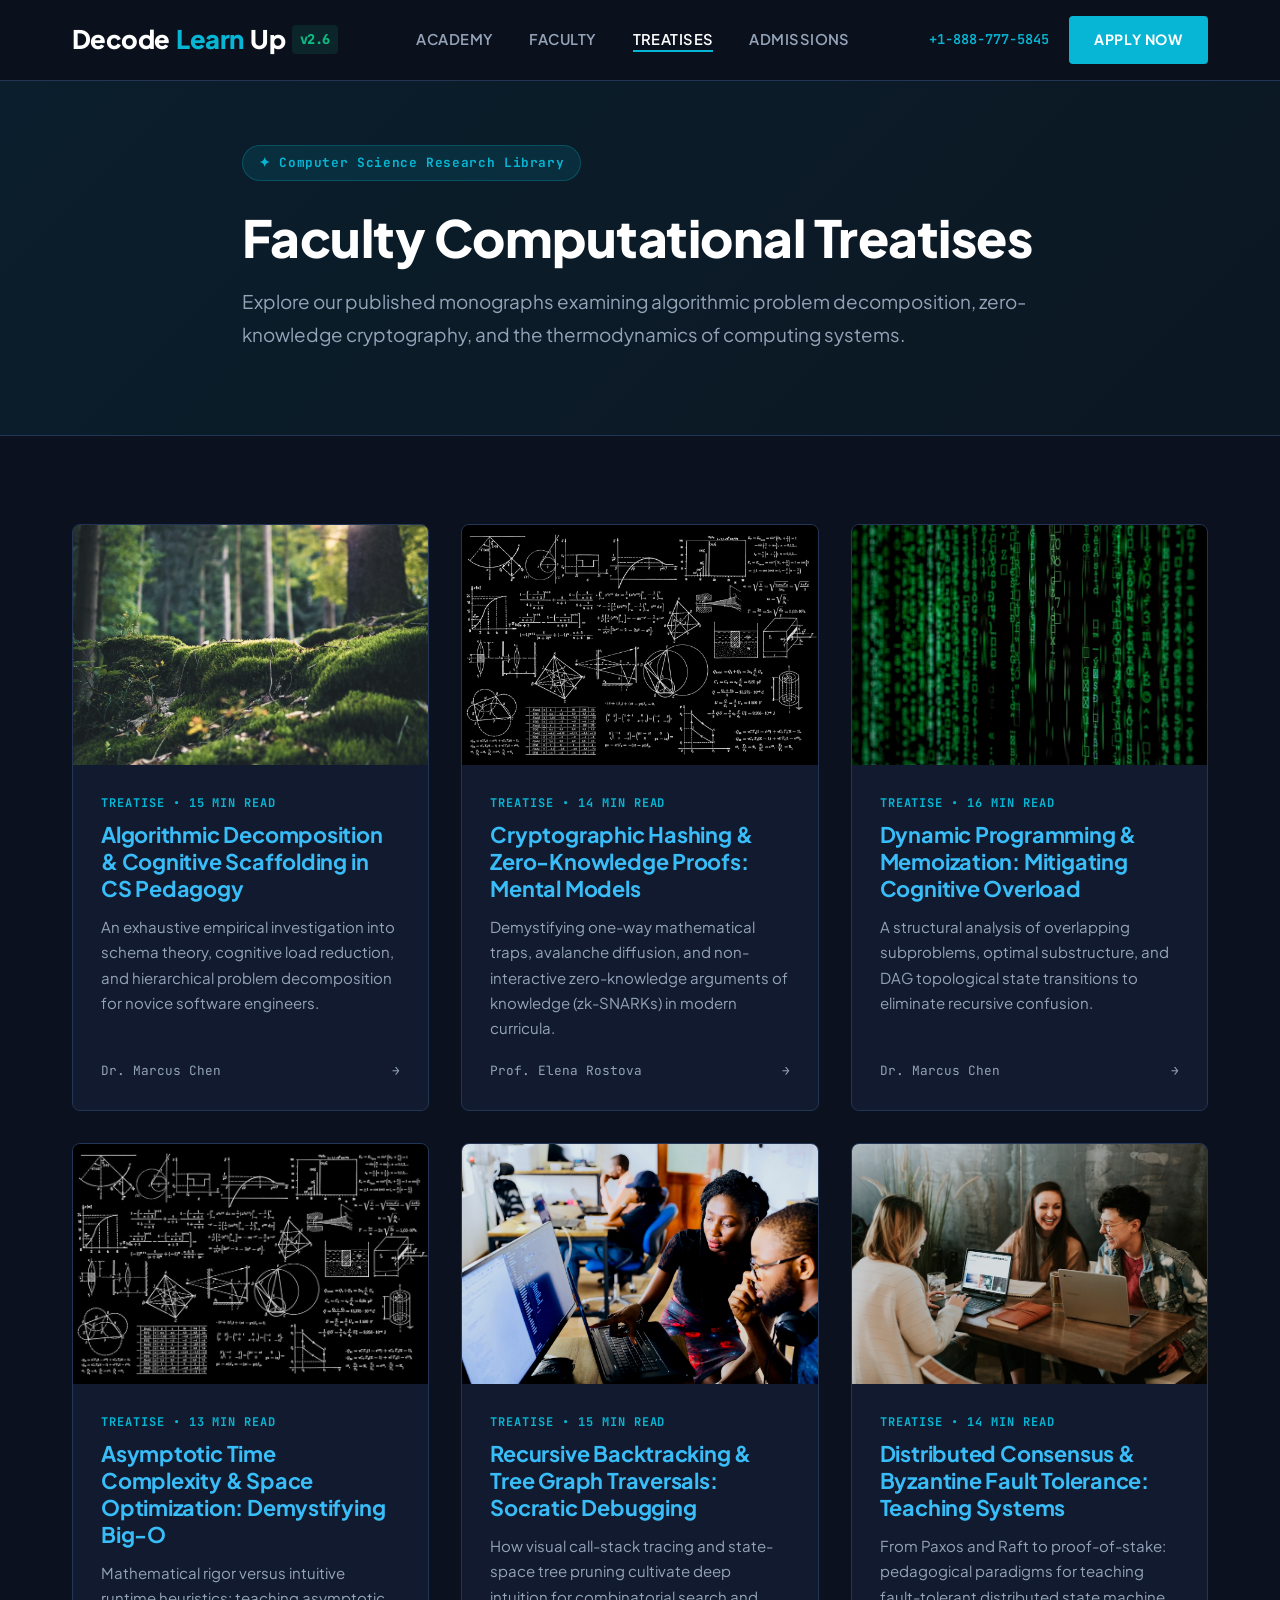
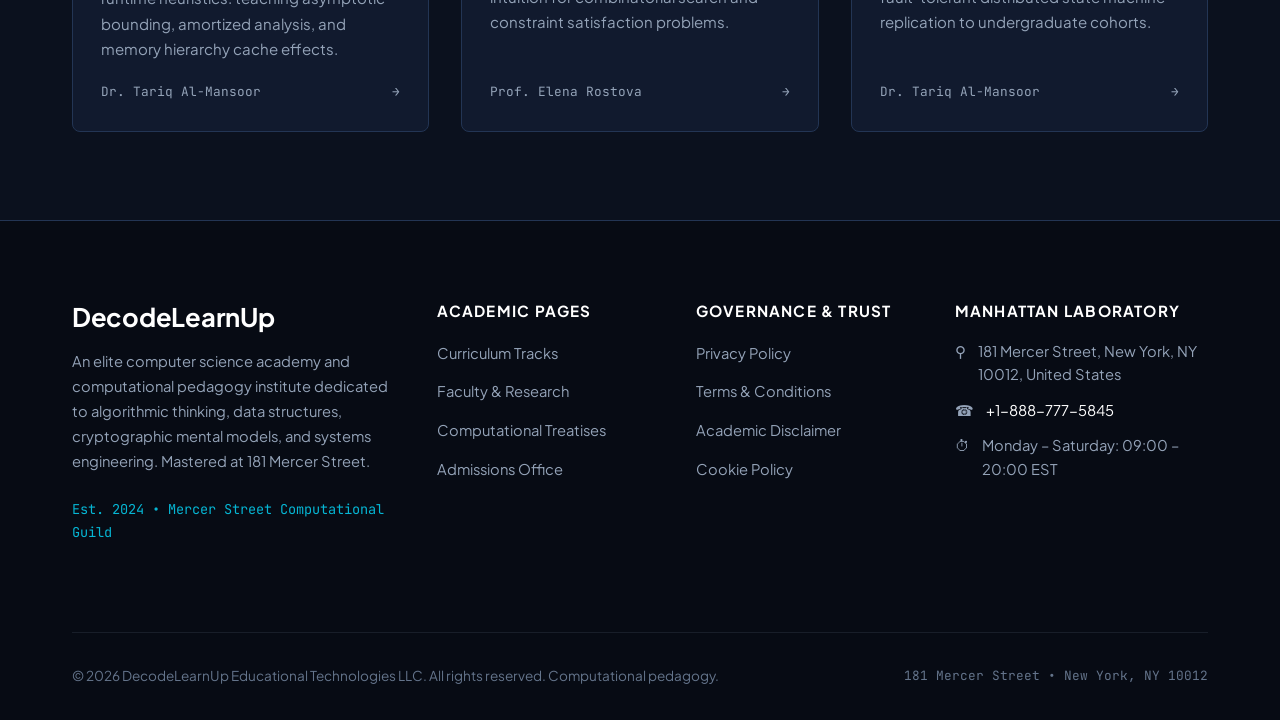
<file: blog/index.html>
<!DOCTYPE html>
<html lang="en">
<head>
  <meta charset="UTF-8">
  <meta name="viewport" content="width=device-width, initial-scale=1.0">
  <title>Computational Treatises & Algorithmic Pedagogy | DecodeLearnUp</title>
  <meta name="description" content="Scholarly computer science research treatises on algorithmic decomposition, zero-knowledge proofs, Big-O complexity, and distributed consensus systems.">
  <link rel="canonical" href="https://decodelearnup.com/blog/index.html">

  <!-- Google Analytics Tag -->
  <script async src="https://www.googletagmanager.com/gtag/js?id=G-0LY0HY7L01"></script>
  <script>
    window.dataLayer = window.dataLayer || [];
    function gtag(){dataLayer.push(arguments);}
    gtag('js', new Date());
    gtag('config', 'G-0LY0HY7L01');
  </script>

  <!-- Google Fonts via link tag -->
  <link rel="preconnect" href="https://fonts.googleapis.com">
  <link rel="preconnect" href="https://fonts.gstatic.com" crossorigin>
  <link rel="stylesheet" href="https://fonts.googleapis.com/css2?family=JetBrains+Mono:wght@400;600;700&family=Plus+Jakarta+Sans:wght@400;500;600;700;800&display=swap">

  <link rel="stylesheet" href="../assets/css/style.css">
</head>
<body>
  <header class="site-header">
    <div class="header-container">
      <a href="../index.php" class="brand-logo">
        Decode<span>Learn</span>Up <code>v2.6</code>
      </a>
      <ul class="nav-links">
        <li><a href="../index.php">Academy</a></li>
        <li><a href="../about.html">Faculty</a></li>
        <li><a href="../blog.html" class="active">Treatises</a></li>
        <li><a href="../contact.html">Admissions</a></li>
      </ul>
      <div class="header-cta">
        <a href="tel:+18887775845" class="header-phone">+1-888-777-5845</a>
        <a href="../contact.html" class="btn-primary">Apply Now</a>
      </div>
      <button class="mobile-toggle" id="mobile-toggle" aria-label="Toggle Navigation" aria-expanded="false">
        <span></span>
        <span></span>
        <span></span>
      </button>
    </div>
  </header>

  <div class="mobile-drawer" id="mobile-drawer">
    <ul class="mobile-drawer-nav">
      <li><a href="../index.php">Academy Home</a></li>
      <li><a href="../about.html">Faculty &amp; Mission</a></li>
      <li><a href="../blog.html">Computational Treatises</a></li>
      <li><a href="../contact.html">Admissions Consultation</a></li>
      <li><a href="../privacy-policy.html">Privacy Policy</a></li>
      <li><a href="../terms-and-conditions.html">Terms of Service</a></li>
    </ul>
    <div style="margin-top: 2.5rem; padding-top: 1.5rem; border-top: 1px solid var(--color-border);">
      <p style="font-family:var(--font-mono);font-size:0.85rem;color:var(--color-accent);margin-bottom:0.5rem;">+1-888-777-5845</p>
      <p style="font-size:0.85rem;color:var(--color-text-muted);">181 Mercer Street, New York, NY 10012, United States</p>
    </div>
  </div>

<section class="hero" style="padding:4rem 0 3rem;">
  <div class="container-narrow">
    <span class="hero-badge">&#10022; Computer Science Research Library</span>
    <h1 style="font-family:var(--font-sans);font-size:3.2rem;font-weight:800;margin-bottom:1rem;color:#FFFFFF;">Faculty Computational Treatises</h1>
    <p class="hero-lead">
      Explore our published monographs examining algorithmic problem decomposition, zero-knowledge cryptography, and the thermodynamics of computing systems.
    </p>
  </div>
</section>

<section class="section">
  <div class="container">
    <div class="grid-3">
            <div class="card">
        <div class="card-img">
          <img src="../assets/images/cognitive_pedagogy_lecture_theatre.jpg" alt="Algorithmic Decomposition & Cognitive Scaffolding in CS Pedagogy">
        </div>
        <div class="card-body">
          <span class="card-tag">Treatise &bull; 15 min read</span>
          <h3 class="card-title"><a href="../blog/algorithmic-decomposition-computational-thinking-pedagogy.html">Algorithmic Decomposition & Cognitive Scaffolding in CS Pedagogy</a></h3>
          <p class="card-desc">An exhaustive empirical investigation into schema theory, cognitive load reduction, and hierarchical problem decomposition for novice software engineers.</p>
          <div style="margin-top:auto;display:flex;justify-content:space-between;align-items:center;font-family:var(--font-mono);font-size:0.8rem;color:var(--color-text-muted);">
            <span>Dr. Marcus Chen</span>
            <span>&rarr;</span>
          </div>
        </div>
      </div>
      <div class="card">
        <div class="card-img">
          <img src="../assets/images/quantitative_learning_metric_equations.jpg" alt="Cryptographic Hashing & Zero-Knowledge Proofs: Mental Models">
        </div>
        <div class="card-body">
          <span class="card-tag">Treatise &bull; 14 min read</span>
          <h3 class="card-title"><a href="../blog/cryptographic-hashing-zero-knowledge-mental-models.html">Cryptographic Hashing & Zero-Knowledge Proofs: Mental Models</a></h3>
          <p class="card-desc">Demystifying one-way mathematical traps, avalanche diffusion, and non-interactive zero-knowledge arguments of knowledge (zk-SNARKs) in modern curricula.</p>
          <div style="margin-top:auto;display:flex;justify-content:space-between;align-items:center;font-family:var(--font-mono);font-size:0.8rem;color:var(--color-text-muted);">
            <span>Prof. Elena Rostova</span>
            <span>&rarr;</span>
          </div>
        </div>
      </div>
      <div class="card">
        <div class="card-img">
          <img src="../assets/images/computational_neural_modeling_workstation.jpg" alt="Dynamic Programming & Memoization: Mitigating Cognitive Overload">
        </div>
        <div class="card-body">
          <span class="card-tag">Treatise &bull; 16 min read</span>
          <h3 class="card-title"><a href="../blog/dynamic-programming-memoization-cognitive-load.html">Dynamic Programming & Memoization: Mitigating Cognitive Overload</a></h3>
          <p class="card-desc">A structural analysis of overlapping subproblems, optimal substructure, and DAG topological state transitions to eliminate recursive confusion.</p>
          <div style="margin-top:auto;display:flex;justify-content:space-between;align-items:center;font-family:var(--font-mono);font-size:0.8rem;color:var(--color-text-muted);">
            <span>Dr. Marcus Chen</span>
            <span>&rarr;</span>
          </div>
        </div>
      </div>
      <div class="card">
        <div class="card-img">
          <img src="../assets/images/mathematics_chalkboard_algorithms.jpg" alt="Asymptotic Time Complexity & Space Optimization: Demystifying Big-O">
        </div>
        <div class="card-body">
          <span class="card-tag">Treatise &bull; 13 min read</span>
          <h3 class="card-title"><a href="../blog/asymptotic-time-complexity-big-o-notation-curriculum.html">Asymptotic Time Complexity & Space Optimization: Demystifying Big-O</a></h3>
          <p class="card-desc">Mathematical rigor versus intuitive runtime heuristics: teaching asymptotic bounding, amortized analysis, and memory hierarchy cache effects.</p>
          <div style="margin-top:auto;display:flex;justify-content:space-between;align-items:center;font-family:var(--font-mono);font-size:0.8rem;color:var(--color-text-muted);">
            <span>Dr. Tariq Al-Mansoor</span>
            <span>&rarr;</span>
          </div>
        </div>
      </div>
      <div class="card">
        <div class="card-img">
          <img src="../assets/images/socratic_cognitive_inquiry_seminar.jpg" alt="Recursive Backtracking & Tree Graph Traversals: Socratic Debugging">
        </div>
        <div class="card-body">
          <span class="card-tag">Treatise &bull; 15 min read</span>
          <h3 class="card-title"><a href="../blog/recursive-backtracking-graph-traversal-pedagogy.html">Recursive Backtracking & Tree Graph Traversals: Socratic Debugging</a></h3>
          <p class="card-desc">How visual call-stack tracing and state-space tree pruning cultivate deep intuition for combinatorial search and constraint satisfaction problems.</p>
          <div style="margin-top:auto;display:flex;justify-content:space-between;align-items:center;font-family:var(--font-mono);font-size:0.8rem;color:var(--color-text-muted);">
            <span>Prof. Elena Rostova</span>
            <span>&rarr;</span>
          </div>
        </div>
      </div>
      <div class="card">
        <div class="card-img">
          <img src="../assets/images/student_collaborative_code_research.jpg" alt="Distributed Consensus & Byzantine Fault Tolerance: Teaching Systems">
        </div>
        <div class="card-body">
          <span class="card-tag">Treatise &bull; 14 min read</span>
          <h3 class="card-title"><a href="../blog/distributed-consensus-protocols-computational-systems.html">Distributed Consensus & Byzantine Fault Tolerance: Teaching Systems</a></h3>
          <p class="card-desc">From Paxos and Raft to proof-of-stake: pedagogical paradigms for teaching fault-tolerant distributed state machine replication to undergraduate cohorts.</p>
          <div style="margin-top:auto;display:flex;justify-content:space-between;align-items:center;font-family:var(--font-mono);font-size:0.8rem;color:var(--color-text-muted);">
            <span>Dr. Tariq Al-Mansoor</span>
            <span>&rarr;</span>
          </div>
        </div>
      </div>

    </div>
  </div>
</section>
  <footer class="site-footer">
    <div class="container">
      <div class="footer-grid">
        <div class="footer-brand">
          <h3>DecodeLearnUp</h3>
          <p>
            An elite computer science academy and computational pedagogy institute dedicated to algorithmic thinking, data structures, cryptographic mental models, and systems engineering. Mastered at 181 Mercer Street.
          </p>
          <p style="font-family:var(--font-mono);font-size:0.85rem;color:var(--color-accent);">
            Est. 2024 &bull; Mercer Street Computational Guild
          </p>
        </div>
        <div class="footer-col">
          <h4>Academic Pages</h4>
          <ul class="footer-links">
            <li><a href="../index.php">Curriculum Tracks</a></li>
            <li><a href="../about.html">Faculty &amp; Research</a></li>
            <li><a href="../blog.html">Computational Treatises</a></li>
            <li><a href="../contact.html">Admissions Office</a></li>
          </ul>
        </div>
        <div class="footer-col">
          <h4>Governance &amp; Trust</h4>
          <ul class="footer-links">
            <li><a href="../privacy-policy.html">Privacy Policy</a></li>
            <li><a href="../terms-and-conditions.html">Terms &amp; Conditions</a></li>
            <li><a href="../disclaimer.html">Academic Disclaimer</a></li>
            <li><a href="../cookie-policy.html">Cookie Policy</a></li>
          </ul>
        </div>
        <div class="footer-col">
          <h4>Manhattan Laboratory</h4>
          <div class="footer-contact-item">
            <span>&#9906;</span>
            <span>181 Mercer Street, New York, NY 10012, United States</span>
          </div>
          <div class="footer-contact-item">
            <span>&#9742;</span>
            <span><a href="tel:+18887775845" style="color:#FFFFFF;">+1-888-777-5845</a></span>
          </div>
          <div class="footer-contact-item">
            <span>&#9201;</span>
            <span>Monday &ndash; Saturday: 09:00 &ndash; 20:00 EST</span>
          </div>
        </div>
      </div>
      <div class="footer-bottom">
        <div>&copy; 2026 DecodeLearnUp Educational Technologies LLC. All rights reserved. Computational pedagogy.</div>
        <div style="font-family:var(--font-mono);font-size:0.8rem;">181 Mercer Street &bull; New York, NY 10012</div>
      </div>
    </div>
  </footer>
  <script src="../assets/js/main.js"></script>
</body>
</html>
</file>
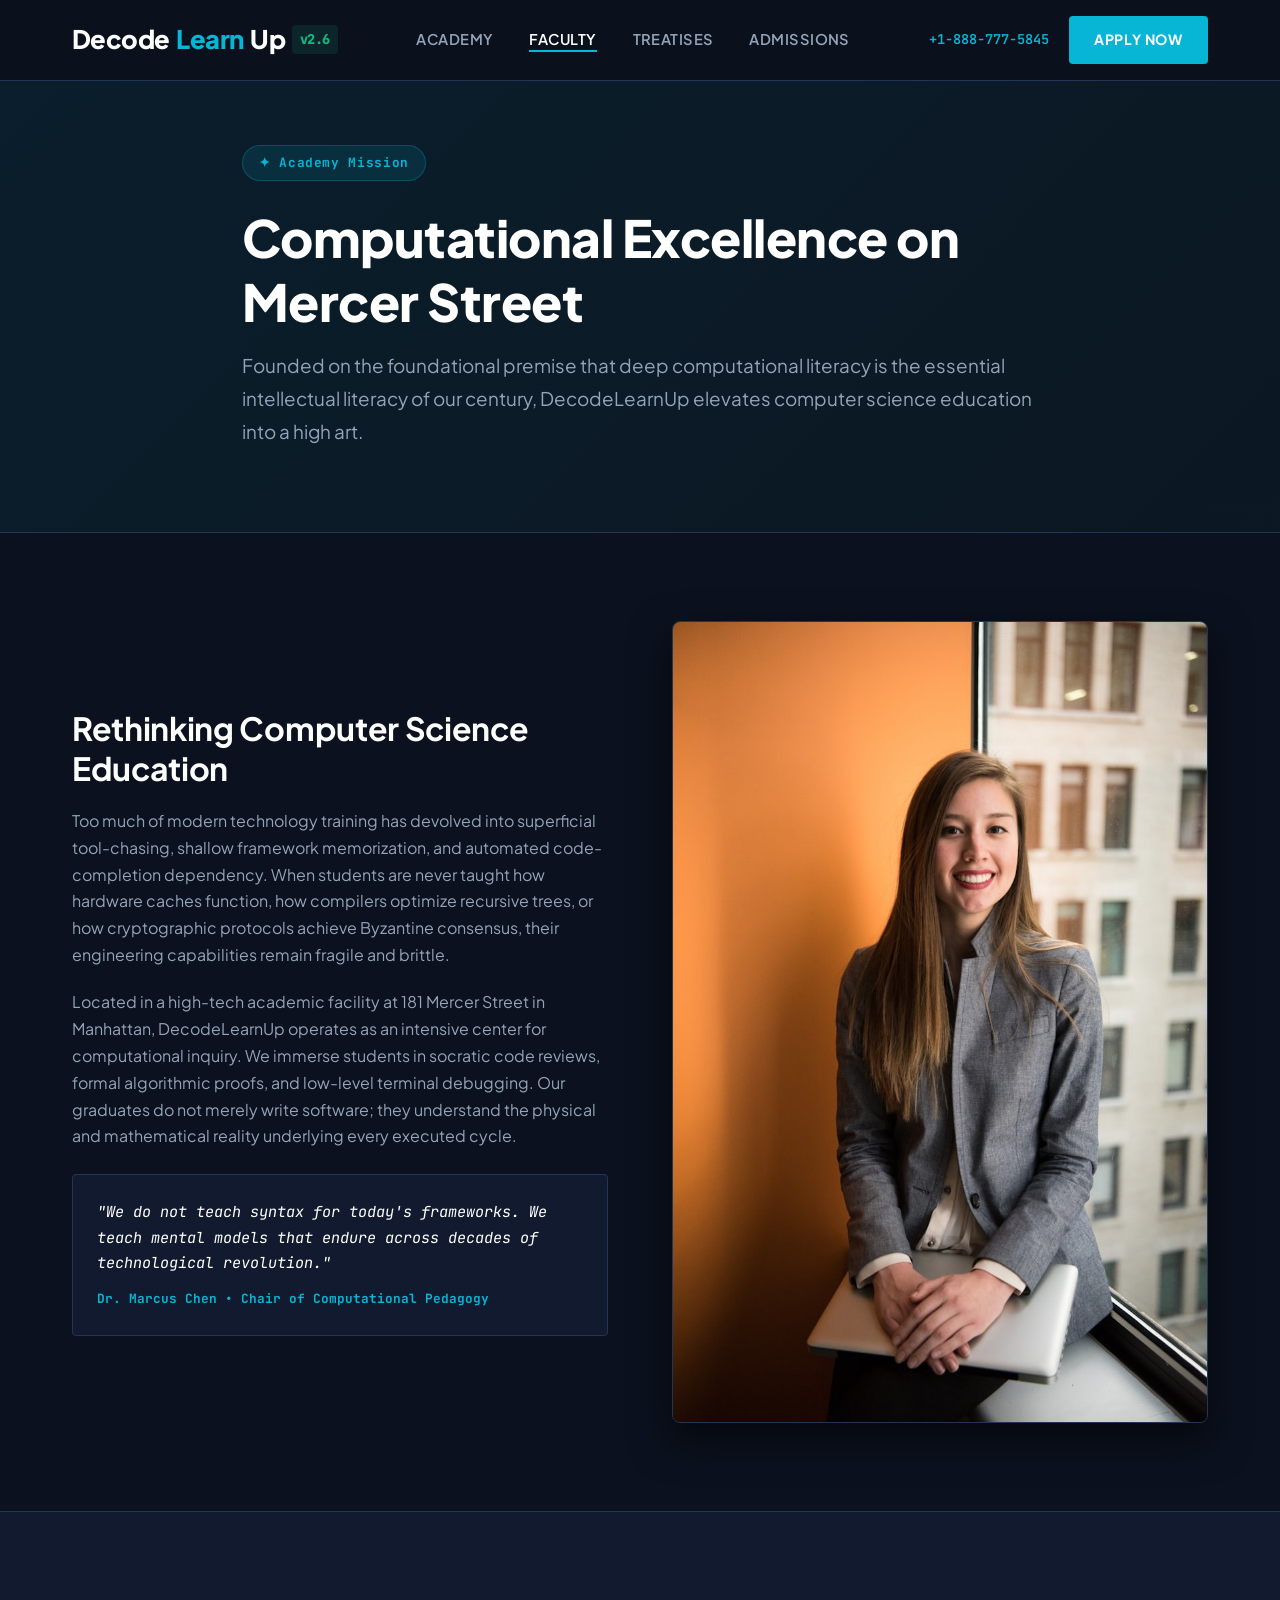
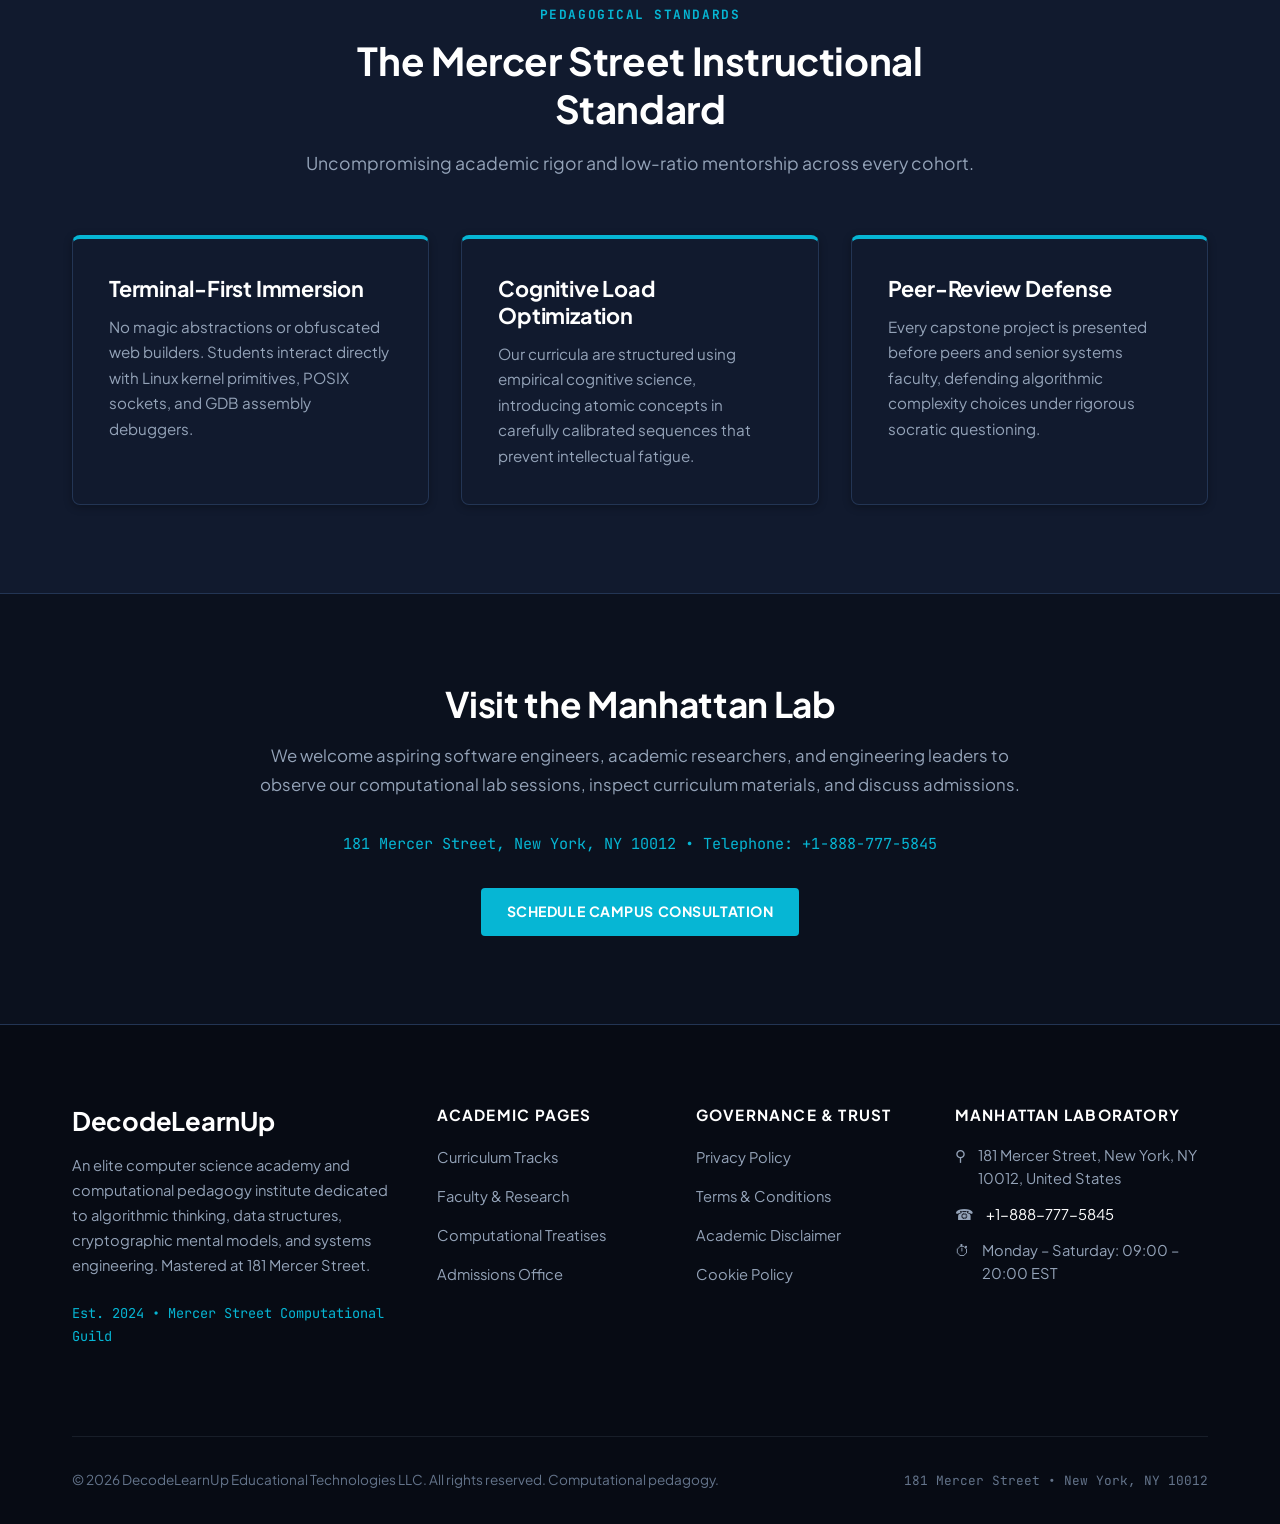
<file: about.html>
<!DOCTYPE html>
<html lang="en">
<head>
  <meta charset="UTF-8">
  <meta name="viewport" content="width=device-width, initial-scale=1.0">
  <title>About the Academy & Faculty Research | DecodeLearnUp</title>
  <meta name="description" content="Discover the history, educational mission, and faculty research of DecodeLearnUp at 181 Mercer Street, New York. Dedicated to algorithmic thinking and computer science mastery.">
  <link rel="canonical" href="https://decodelearnup.com/about.html">

  <!-- Google Analytics Tag -->
  <script async src="https://www.googletagmanager.com/gtag/js?id=G-0LY0HY7L01"></script>
  <script>
    window.dataLayer = window.dataLayer || [];
    function gtag(){dataLayer.push(arguments);}
    gtag('js', new Date());
    gtag('config', 'G-0LY0HY7L01');
  </script>

  <!-- Google Fonts via link tag -->
  <link rel="preconnect" href="https://fonts.googleapis.com">
  <link rel="preconnect" href="https://fonts.gstatic.com" crossorigin>
  <link rel="stylesheet" href="https://fonts.googleapis.com/css2?family=JetBrains+Mono:wght@400;600;700&family=Plus+Jakarta+Sans:wght@400;500;600;700;800&display=swap">

  <link rel="stylesheet" href="assets/css/style.css">
</head>
<body>
  <header class="site-header">
    <div class="header-container">
      <a href="index.php" class="brand-logo">
        Decode<span>Learn</span>Up <code>v2.6</code>
      </a>
      <ul class="nav-links">
        <li><a href="index.php">Academy</a></li>
        <li><a href="about.html" class="active">Faculty</a></li>
        <li><a href="blog.html">Treatises</a></li>
        <li><a href="contact.html">Admissions</a></li>
      </ul>
      <div class="header-cta">
        <a href="tel:+18887775845" class="header-phone">+1-888-777-5845</a>
        <a href="contact.html" class="btn-primary">Apply Now</a>
      </div>
      <button class="mobile-toggle" id="mobile-toggle" aria-label="Toggle Navigation" aria-expanded="false">
        <span></span>
        <span></span>
        <span></span>
      </button>
    </div>
  </header>

  <div class="mobile-drawer" id="mobile-drawer">
    <ul class="mobile-drawer-nav">
      <li><a href="index.php">Academy Home</a></li>
      <li><a href="about.html">Faculty &amp; Mission</a></li>
      <li><a href="blog.html">Computational Treatises</a></li>
      <li><a href="contact.html">Admissions Consultation</a></li>
      <li><a href="privacy-policy.html">Privacy Policy</a></li>
      <li><a href="terms-and-conditions.html">Terms of Service</a></li>
    </ul>
    <div style="margin-top: 2.5rem; padding-top: 1.5rem; border-top: 1px solid var(--color-border);">
      <p style="font-family:var(--font-mono);font-size:0.85rem;color:var(--color-accent);margin-bottom:0.5rem;">+1-888-777-5845</p>
      <p style="font-size:0.85rem;color:var(--color-text-muted);">181 Mercer Street, New York, NY 10012, United States</p>
    </div>
  </div>

<section class="hero" style="padding:4rem 0 3rem;">
  <div class="container-narrow">
    <span class="hero-badge">&#10022; Academy Mission</span>
    <h1 style="font-family:var(--font-sans);font-size:3.2rem;font-weight:800;margin-bottom:1rem;color:#FFFFFF;">Computational Excellence on Mercer Street</h1>
    <p class="hero-lead">
      Founded on the foundational premise that deep computational literacy is the essential intellectual literacy of our century, DecodeLearnUp elevates computer science education into a high art.
    </p>
  </div>
</section>

<section class="section">
  <div class="container">
    <div class="grid-2" style="align-items:center;gap:4rem;">
      <div>
        <h2 style="font-size:2rem;margin-bottom:1.25rem;">Rethinking Computer Science Education</h2>
        <p style="margin-bottom:1.25rem;color:var(--color-text-muted);">
          Too much of modern technology training has devolved into superficial tool-chasing, shallow framework memorization, and automated code-completion dependency. When students are never taught how hardware caches function, how compilers optimize recursive trees, or how cryptographic protocols achieve Byzantine consensus, their engineering capabilities remain fragile and brittle.
        </p>
        <p style="margin-bottom:1.25rem;color:var(--color-text-muted);">
          Located in a high-tech academic facility at 181 Mercer Street in Manhattan, DecodeLearnUp operates as an intensive center for computational inquiry. We immerse students in socratic code reviews, formal algorithmic proofs, and low-level terminal debugging. Our graduates do not merely write software; they understand the physical and mathematical reality underlying every executed cycle.
        </p>
        <div style="padding:1.5rem;background:var(--color-surface);border-left:3px solid var(--color-accent);border-radius:var(--radius-sm);margin-top:1.5rem;border:1px solid var(--color-border);">
          <p style="font-family:var(--font-mono);font-size:0.95rem;font-style:italic;margin-bottom:0.5rem;color:#FFFFFF;">
            "We do not teach syntax for today's frameworks. We teach mental models that endure across decades of technological revolution."
          </p>
          <span style="font-family:var(--font-mono);font-size:0.8rem;color:var(--color-accent);font-weight:700;">Dr. Marcus Chen &bull; Chair of Computational Pedagogy</span>
        </div>
      </div>
      <div style="border-radius:var(--radius-md);overflow:hidden;box-shadow:var(--shadow-lg);border:1px solid var(--color-border);">
        <img src="assets/images/faculty_professor_mentorship.jpg" alt="Faculty professor mentoring computer science student">
      </div>
    </div>
  </div>
</section>

<section class="section section-subtle">
  <div class="container">
    <div class="section-header">
      <span class="section-tag">Pedagogical Standards</span>
      <h2 class="section-title">The Mercer Street Instructional Standard</h2>
      <p class="section-lead">
        Uncompromising academic rigor and low-ratio mentorship across every cohort.
      </p>
    </div>
    <div class="grid-3">
      <div class="pillar-card">
        <h3 class="pillar-title">Terminal-First Immersion</h3>
        <p class="pillar-text">
          No magic abstractions or obfuscated web builders. Students interact directly with Linux kernel primitives, POSIX sockets, and GDB assembly debuggers.
        </p>
      </div>
      <div class="pillar-card">
        <h3 class="pillar-title">Cognitive Load Optimization</h3>
        <p class="pillar-text">
          Our curricula are structured using empirical cognitive science, introducing atomic concepts in carefully calibrated sequences that prevent intellectual fatigue.
        </p>
      </div>
      <div class="pillar-card">
        <h3 class="pillar-title">Peer-Review Defense</h3>
        <p class="pillar-text">
          Every capstone project is presented before peers and senior systems faculty, defending algorithmic complexity choices under rigorous socratic questioning.
        </p>
      </div>
    </div>
  </div>
</section>

<section class="section">
  <div class="container-narrow text-center" style="text-align:center;">
    <h2 style="font-size:2.2rem;margin-bottom:1rem;">Visit the Manhattan Lab</h2>
    <p style="color:var(--color-text-muted);margin-bottom:2rem;font-size:1.05rem;">
      We welcome aspiring software engineers, academic researchers, and engineering leaders to observe our computational lab sessions, inspect curriculum materials, and discuss admissions.
    </p>
    <p style="font-family:var(--font-mono);font-size:0.95rem;color:var(--color-accent);margin-bottom:2rem;">
      181 Mercer Street, New York, NY 10012 &bull; Telephone: +1-888-777-5845
    </p>
    <a href="contact.html" class="btn-primary">Schedule Campus Consultation</a>
  </div>
</section>
  <footer class="site-footer">
    <div class="container">
      <div class="footer-grid">
        <div class="footer-brand">
          <h3>DecodeLearnUp</h3>
          <p>
            An elite computer science academy and computational pedagogy institute dedicated to algorithmic thinking, data structures, cryptographic mental models, and systems engineering. Mastered at 181 Mercer Street.
          </p>
          <p style="font-family:var(--font-mono);font-size:0.85rem;color:var(--color-accent);">
            Est. 2024 &bull; Mercer Street Computational Guild
          </p>
        </div>
        <div class="footer-col">
          <h4>Academic Pages</h4>
          <ul class="footer-links">
            <li><a href="index.php">Curriculum Tracks</a></li>
            <li><a href="about.html">Faculty &amp; Research</a></li>
            <li><a href="blog.html">Computational Treatises</a></li>
            <li><a href="contact.html">Admissions Office</a></li>
          </ul>
        </div>
        <div class="footer-col">
          <h4>Governance &amp; Trust</h4>
          <ul class="footer-links">
            <li><a href="privacy-policy.html">Privacy Policy</a></li>
            <li><a href="terms-and-conditions.html">Terms &amp; Conditions</a></li>
            <li><a href="disclaimer.html">Academic Disclaimer</a></li>
            <li><a href="cookie-policy.html">Cookie Policy</a></li>
          </ul>
        </div>
        <div class="footer-col">
          <h4>Manhattan Laboratory</h4>
          <div class="footer-contact-item">
            <span>&#9906;</span>
            <span>181 Mercer Street, New York, NY 10012, United States</span>
          </div>
          <div class="footer-contact-item">
            <span>&#9742;</span>
            <span><a href="tel:+18887775845" style="color:#FFFFFF;">+1-888-777-5845</a></span>
          </div>
          <div class="footer-contact-item">
            <span>&#9201;</span>
            <span>Monday &ndash; Saturday: 09:00 &ndash; 20:00 EST</span>
          </div>
        </div>
      </div>
      <div class="footer-bottom">
        <div>&copy; 2026 DecodeLearnUp Educational Technologies LLC. All rights reserved. Computational pedagogy.</div>
        <div style="font-family:var(--font-mono);font-size:0.8rem;">181 Mercer Street &bull; New York, NY 10012</div>
      </div>
    </div>
  </footer>
  <script src="assets/js/main.js"></script>
</body>
</html>
</file>
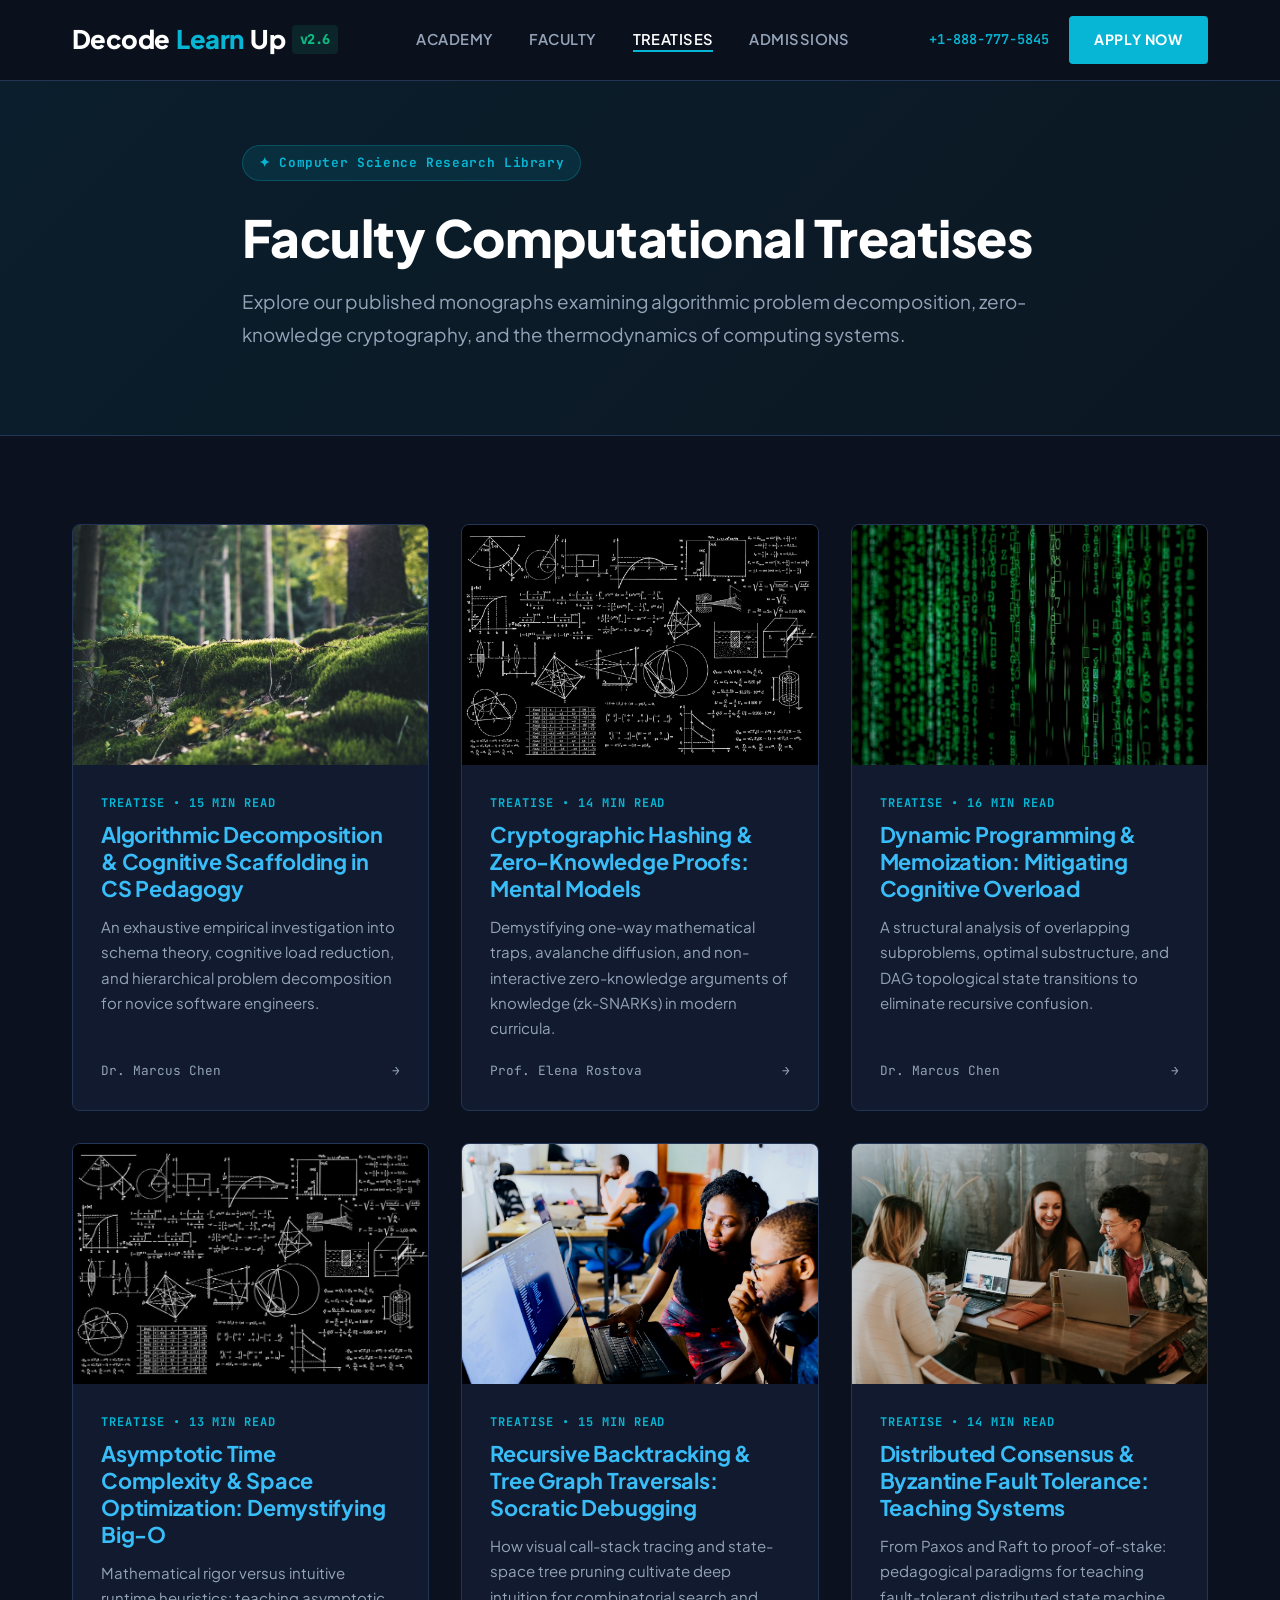
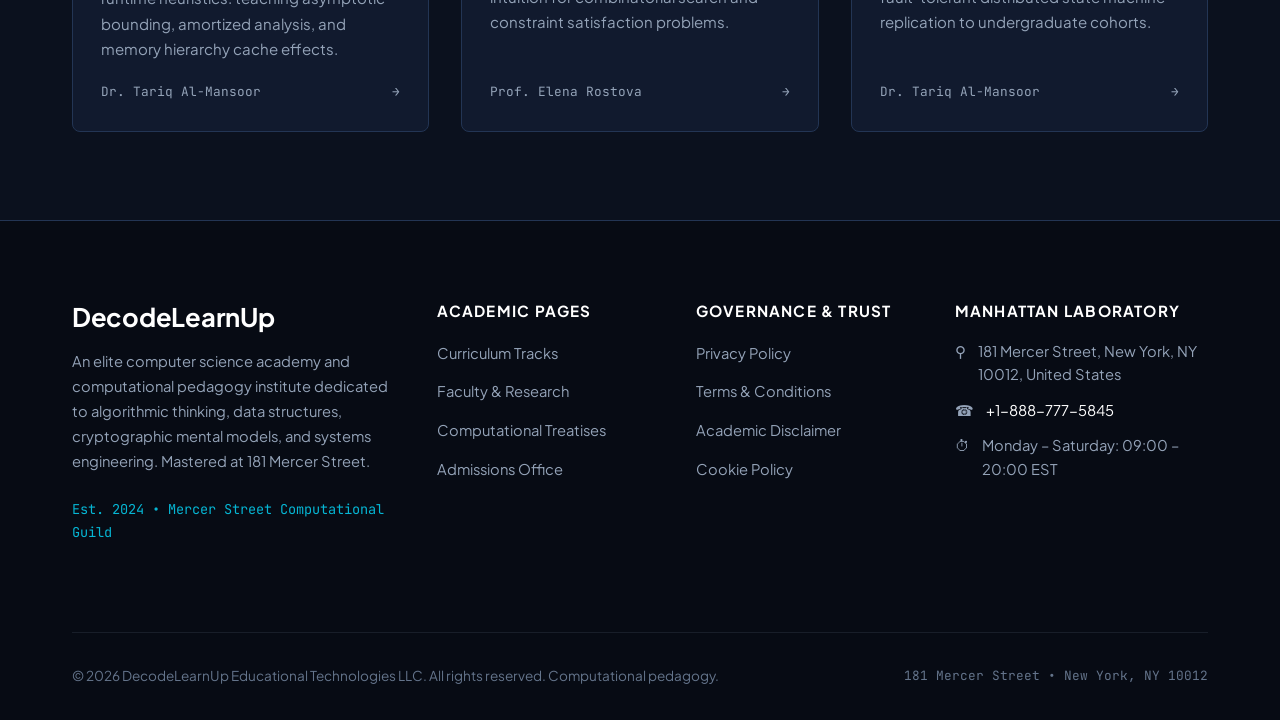
<file: blog.html>
<!DOCTYPE html>
<html lang="en">
<head>
  <meta charset="UTF-8">
  <meta name="viewport" content="width=device-width, initial-scale=1.0">
  <title>Computational Treatises & Algorithmic Pedagogy | DecodeLearnUp</title>
  <meta name="description" content="Scholarly computer science research treatises on algorithmic decomposition, zero-knowledge proofs, Big-O complexity, and distributed consensus systems.">
  <link rel="canonical" href="https://decodelearnup.com/blog.html">

  <!-- Google Analytics Tag -->
  <script async src="https://www.googletagmanager.com/gtag/js?id=G-0LY0HY7L01"></script>
  <script>
    window.dataLayer = window.dataLayer || [];
    function gtag(){dataLayer.push(arguments);}
    gtag('js', new Date());
    gtag('config', 'G-0LY0HY7L01');
  </script>

  <!-- Google Fonts via link tag -->
  <link rel="preconnect" href="https://fonts.googleapis.com">
  <link rel="preconnect" href="https://fonts.gstatic.com" crossorigin>
  <link rel="stylesheet" href="https://fonts.googleapis.com/css2?family=JetBrains+Mono:wght@400;600;700&family=Plus+Jakarta+Sans:wght@400;500;600;700;800&display=swap">

  <link rel="stylesheet" href="assets/css/style.css">
</head>
<body>
  <header class="site-header">
    <div class="header-container">
      <a href="index.php" class="brand-logo">
        Decode<span>Learn</span>Up <code>v2.6</code>
      </a>
      <ul class="nav-links">
        <li><a href="index.php">Academy</a></li>
        <li><a href="about.html">Faculty</a></li>
        <li><a href="blog.html" class="active">Treatises</a></li>
        <li><a href="contact.html">Admissions</a></li>
      </ul>
      <div class="header-cta">
        <a href="tel:+18887775845" class="header-phone">+1-888-777-5845</a>
        <a href="contact.html" class="btn-primary">Apply Now</a>
      </div>
      <button class="mobile-toggle" id="mobile-toggle" aria-label="Toggle Navigation" aria-expanded="false">
        <span></span>
        <span></span>
        <span></span>
      </button>
    </div>
  </header>

  <div class="mobile-drawer" id="mobile-drawer">
    <ul class="mobile-drawer-nav">
      <li><a href="index.php">Academy Home</a></li>
      <li><a href="about.html">Faculty &amp; Mission</a></li>
      <li><a href="blog.html">Computational Treatises</a></li>
      <li><a href="contact.html">Admissions Consultation</a></li>
      <li><a href="privacy-policy.html">Privacy Policy</a></li>
      <li><a href="terms-and-conditions.html">Terms of Service</a></li>
    </ul>
    <div style="margin-top: 2.5rem; padding-top: 1.5rem; border-top: 1px solid var(--color-border);">
      <p style="font-family:var(--font-mono);font-size:0.85rem;color:var(--color-accent);margin-bottom:0.5rem;">+1-888-777-5845</p>
      <p style="font-size:0.85rem;color:var(--color-text-muted);">181 Mercer Street, New York, NY 10012, United States</p>
    </div>
  </div>

<section class="hero" style="padding:4rem 0 3rem;">
  <div class="container-narrow">
    <span class="hero-badge">&#10022; Computer Science Research Library</span>
    <h1 style="font-family:var(--font-sans);font-size:3.2rem;font-weight:800;margin-bottom:1rem;color:#FFFFFF;">Faculty Computational Treatises</h1>
    <p class="hero-lead">
      Explore our published monographs examining algorithmic problem decomposition, zero-knowledge cryptography, and the thermodynamics of computing systems.
    </p>
  </div>
</section>

<section class="section">
  <div class="container">
    <div class="grid-3">
            <div class="card">
        <div class="card-img">
          <img src="assets/images/cognitive_pedagogy_lecture_theatre.jpg" alt="Algorithmic Decomposition & Cognitive Scaffolding in CS Pedagogy">
        </div>
        <div class="card-body">
          <span class="card-tag">Treatise &bull; 15 min read</span>
          <h3 class="card-title"><a href="blog/algorithmic-decomposition-computational-thinking-pedagogy.html">Algorithmic Decomposition & Cognitive Scaffolding in CS Pedagogy</a></h3>
          <p class="card-desc">An exhaustive empirical investigation into schema theory, cognitive load reduction, and hierarchical problem decomposition for novice software engineers.</p>
          <div style="margin-top:auto;display:flex;justify-content:space-between;align-items:center;font-family:var(--font-mono);font-size:0.8rem;color:var(--color-text-muted);">
            <span>Dr. Marcus Chen</span>
            <span>&rarr;</span>
          </div>
        </div>
      </div>
      <div class="card">
        <div class="card-img">
          <img src="assets/images/quantitative_learning_metric_equations.jpg" alt="Cryptographic Hashing & Zero-Knowledge Proofs: Mental Models">
        </div>
        <div class="card-body">
          <span class="card-tag">Treatise &bull; 14 min read</span>
          <h3 class="card-title"><a href="blog/cryptographic-hashing-zero-knowledge-mental-models.html">Cryptographic Hashing & Zero-Knowledge Proofs: Mental Models</a></h3>
          <p class="card-desc">Demystifying one-way mathematical traps, avalanche diffusion, and non-interactive zero-knowledge arguments of knowledge (zk-SNARKs) in modern curricula.</p>
          <div style="margin-top:auto;display:flex;justify-content:space-between;align-items:center;font-family:var(--font-mono);font-size:0.8rem;color:var(--color-text-muted);">
            <span>Prof. Elena Rostova</span>
            <span>&rarr;</span>
          </div>
        </div>
      </div>
      <div class="card">
        <div class="card-img">
          <img src="assets/images/computational_neural_modeling_workstation.jpg" alt="Dynamic Programming & Memoization: Mitigating Cognitive Overload">
        </div>
        <div class="card-body">
          <span class="card-tag">Treatise &bull; 16 min read</span>
          <h3 class="card-title"><a href="blog/dynamic-programming-memoization-cognitive-load.html">Dynamic Programming & Memoization: Mitigating Cognitive Overload</a></h3>
          <p class="card-desc">A structural analysis of overlapping subproblems, optimal substructure, and DAG topological state transitions to eliminate recursive confusion.</p>
          <div style="margin-top:auto;display:flex;justify-content:space-between;align-items:center;font-family:var(--font-mono);font-size:0.8rem;color:var(--color-text-muted);">
            <span>Dr. Marcus Chen</span>
            <span>&rarr;</span>
          </div>
        </div>
      </div>
      <div class="card">
        <div class="card-img">
          <img src="assets/images/mathematics_chalkboard_algorithms.jpg" alt="Asymptotic Time Complexity & Space Optimization: Demystifying Big-O">
        </div>
        <div class="card-body">
          <span class="card-tag">Treatise &bull; 13 min read</span>
          <h3 class="card-title"><a href="blog/asymptotic-time-complexity-big-o-notation-curriculum.html">Asymptotic Time Complexity & Space Optimization: Demystifying Big-O</a></h3>
          <p class="card-desc">Mathematical rigor versus intuitive runtime heuristics: teaching asymptotic bounding, amortized analysis, and memory hierarchy cache effects.</p>
          <div style="margin-top:auto;display:flex;justify-content:space-between;align-items:center;font-family:var(--font-mono);font-size:0.8rem;color:var(--color-text-muted);">
            <span>Dr. Tariq Al-Mansoor</span>
            <span>&rarr;</span>
          </div>
        </div>
      </div>
      <div class="card">
        <div class="card-img">
          <img src="assets/images/socratic_cognitive_inquiry_seminar.jpg" alt="Recursive Backtracking & Tree Graph Traversals: Socratic Debugging">
        </div>
        <div class="card-body">
          <span class="card-tag">Treatise &bull; 15 min read</span>
          <h3 class="card-title"><a href="blog/recursive-backtracking-graph-traversal-pedagogy.html">Recursive Backtracking & Tree Graph Traversals: Socratic Debugging</a></h3>
          <p class="card-desc">How visual call-stack tracing and state-space tree pruning cultivate deep intuition for combinatorial search and constraint satisfaction problems.</p>
          <div style="margin-top:auto;display:flex;justify-content:space-between;align-items:center;font-family:var(--font-mono);font-size:0.8rem;color:var(--color-text-muted);">
            <span>Prof. Elena Rostova</span>
            <span>&rarr;</span>
          </div>
        </div>
      </div>
      <div class="card">
        <div class="card-img">
          <img src="assets/images/student_collaborative_code_research.jpg" alt="Distributed Consensus & Byzantine Fault Tolerance: Teaching Systems">
        </div>
        <div class="card-body">
          <span class="card-tag">Treatise &bull; 14 min read</span>
          <h3 class="card-title"><a href="blog/distributed-consensus-protocols-computational-systems.html">Distributed Consensus & Byzantine Fault Tolerance: Teaching Systems</a></h3>
          <p class="card-desc">From Paxos and Raft to proof-of-stake: pedagogical paradigms for teaching fault-tolerant distributed state machine replication to undergraduate cohorts.</p>
          <div style="margin-top:auto;display:flex;justify-content:space-between;align-items:center;font-family:var(--font-mono);font-size:0.8rem;color:var(--color-text-muted);">
            <span>Dr. Tariq Al-Mansoor</span>
            <span>&rarr;</span>
          </div>
        </div>
      </div>

    </div>
  </div>
</section>
  <footer class="site-footer">
    <div class="container">
      <div class="footer-grid">
        <div class="footer-brand">
          <h3>DecodeLearnUp</h3>
          <p>
            An elite computer science academy and computational pedagogy institute dedicated to algorithmic thinking, data structures, cryptographic mental models, and systems engineering. Mastered at 181 Mercer Street.
          </p>
          <p style="font-family:var(--font-mono);font-size:0.85rem;color:var(--color-accent);">
            Est. 2024 &bull; Mercer Street Computational Guild
          </p>
        </div>
        <div class="footer-col">
          <h4>Academic Pages</h4>
          <ul class="footer-links">
            <li><a href="index.php">Curriculum Tracks</a></li>
            <li><a href="about.html">Faculty &amp; Research</a></li>
            <li><a href="blog.html">Computational Treatises</a></li>
            <li><a href="contact.html">Admissions Office</a></li>
          </ul>
        </div>
        <div class="footer-col">
          <h4>Governance &amp; Trust</h4>
          <ul class="footer-links">
            <li><a href="privacy-policy.html">Privacy Policy</a></li>
            <li><a href="terms-and-conditions.html">Terms &amp; Conditions</a></li>
            <li><a href="disclaimer.html">Academic Disclaimer</a></li>
            <li><a href="cookie-policy.html">Cookie Policy</a></li>
          </ul>
        </div>
        <div class="footer-col">
          <h4>Manhattan Laboratory</h4>
          <div class="footer-contact-item">
            <span>&#9906;</span>
            <span>181 Mercer Street, New York, NY 10012, United States</span>
          </div>
          <div class="footer-contact-item">
            <span>&#9742;</span>
            <span><a href="tel:+18887775845" style="color:#FFFFFF;">+1-888-777-5845</a></span>
          </div>
          <div class="footer-contact-item">
            <span>&#9201;</span>
            <span>Monday &ndash; Saturday: 09:00 &ndash; 20:00 EST</span>
          </div>
        </div>
      </div>
      <div class="footer-bottom">
        <div>&copy; 2026 DecodeLearnUp Educational Technologies LLC. All rights reserved. Computational pedagogy.</div>
        <div style="font-family:var(--font-mono);font-size:0.8rem;">181 Mercer Street &bull; New York, NY 10012</div>
      </div>
    </div>
  </footer>
  <script src="assets/js/main.js"></script>
</body>
</html>
</file>
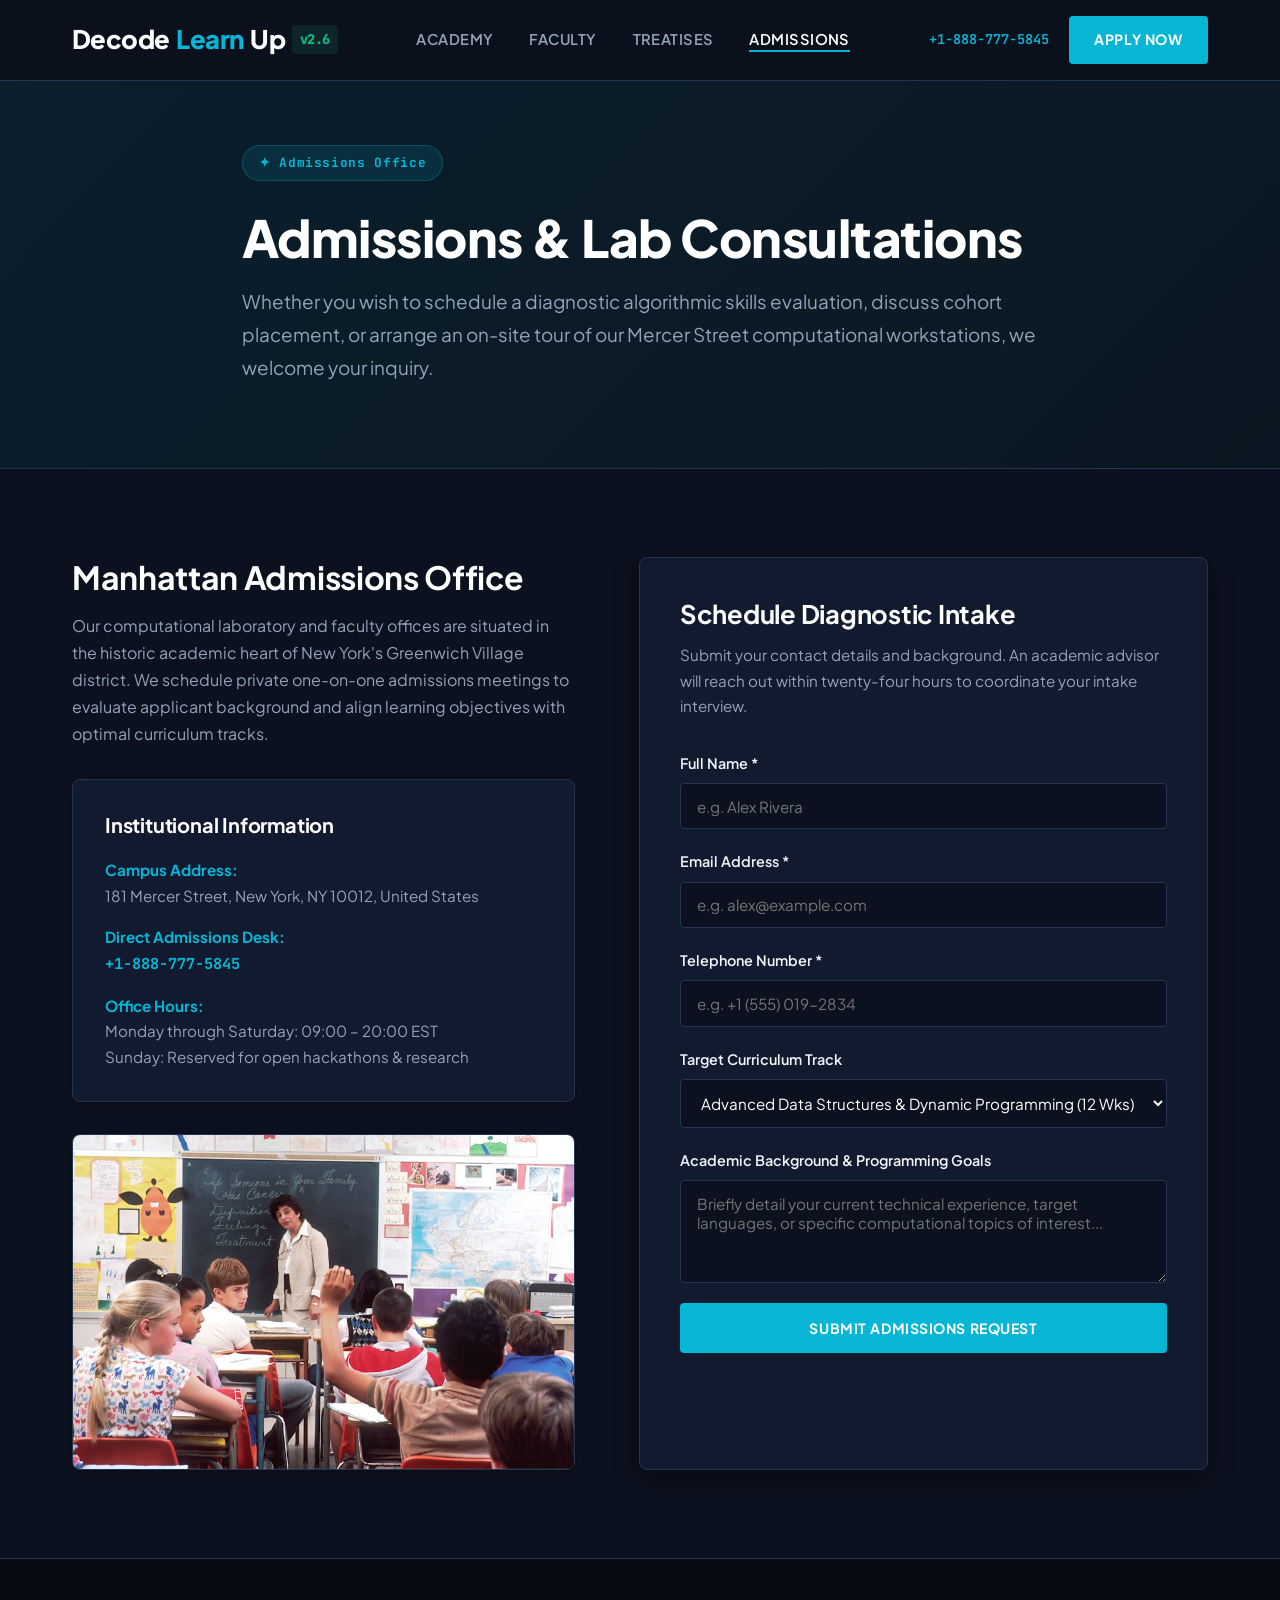
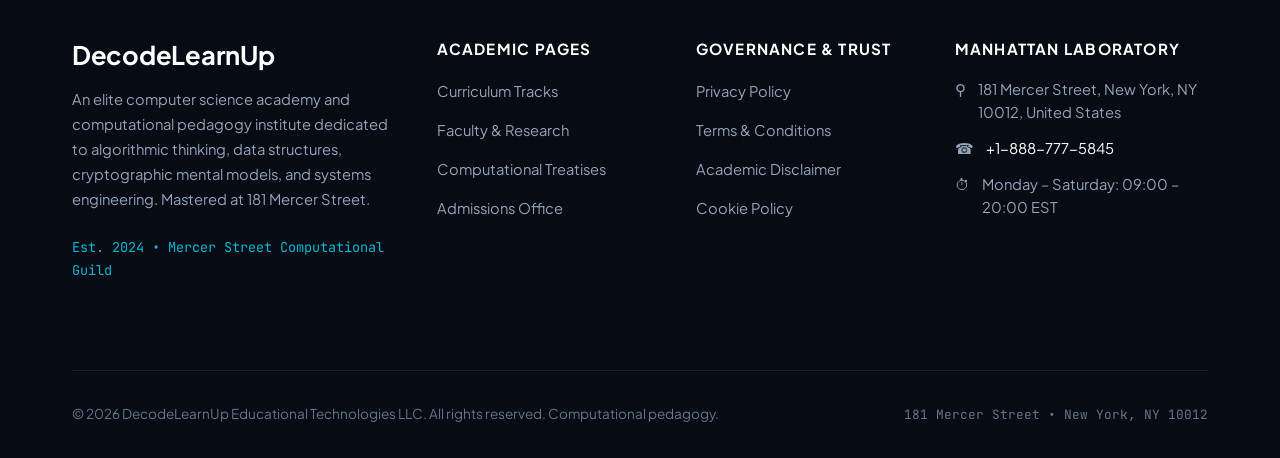
<file: contact.html>
<!DOCTYPE html>
<html lang="en">
<head>
  <meta charset="UTF-8">
  <meta name="viewport" content="width=device-width, initial-scale=1.0">
  <title>Admissions Consultation & Campus Lab Visit | DecodeLearnUp</title>
  <meta name="description" content="Schedule an admissions interview, diagnostic code evaluation, or campus tour at DecodeLearnUp, 181 Mercer Street, New York, NY 10012. Call +1-888-777-5845.">
  <link rel="canonical" href="https://decodelearnup.com/contact.html">

  <!-- Google Analytics Tag -->
  <script async src="https://www.googletagmanager.com/gtag/js?id=G-0LY0HY7L01"></script>
  <script>
    window.dataLayer = window.dataLayer || [];
    function gtag(){dataLayer.push(arguments);}
    gtag('js', new Date());
    gtag('config', 'G-0LY0HY7L01');
  </script>

  <!-- Google Fonts via link tag -->
  <link rel="preconnect" href="https://fonts.googleapis.com">
  <link rel="preconnect" href="https://fonts.gstatic.com" crossorigin>
  <link rel="stylesheet" href="https://fonts.googleapis.com/css2?family=JetBrains+Mono:wght@400;600;700&family=Plus+Jakarta+Sans:wght@400;500;600;700;800&display=swap">

  <link rel="stylesheet" href="assets/css/style.css">
</head>
<body>
  <header class="site-header">
    <div class="header-container">
      <a href="index.php" class="brand-logo">
        Decode<span>Learn</span>Up <code>v2.6</code>
      </a>
      <ul class="nav-links">
        <li><a href="index.php">Academy</a></li>
        <li><a href="about.html">Faculty</a></li>
        <li><a href="blog.html">Treatises</a></li>
        <li><a href="contact.html" class="active">Admissions</a></li>
      </ul>
      <div class="header-cta">
        <a href="tel:+18887775845" class="header-phone">+1-888-777-5845</a>
        <a href="contact.html" class="btn-primary">Apply Now</a>
      </div>
      <button class="mobile-toggle" id="mobile-toggle" aria-label="Toggle Navigation" aria-expanded="false">
        <span></span>
        <span></span>
        <span></span>
      </button>
    </div>
  </header>

  <div class="mobile-drawer" id="mobile-drawer">
    <ul class="mobile-drawer-nav">
      <li><a href="index.php">Academy Home</a></li>
      <li><a href="about.html">Faculty &amp; Mission</a></li>
      <li><a href="blog.html">Computational Treatises</a></li>
      <li><a href="contact.html">Admissions Consultation</a></li>
      <li><a href="privacy-policy.html">Privacy Policy</a></li>
      <li><a href="terms-and-conditions.html">Terms of Service</a></li>
    </ul>
    <div style="margin-top: 2.5rem; padding-top: 1.5rem; border-top: 1px solid var(--color-border);">
      <p style="font-family:var(--font-mono);font-size:0.85rem;color:var(--color-accent);margin-bottom:0.5rem;">+1-888-777-5845</p>
      <p style="font-size:0.85rem;color:var(--color-text-muted);">181 Mercer Street, New York, NY 10012, United States</p>
    </div>
  </div>

<section class="hero" style="padding:4rem 0 3rem;">
  <div class="container-narrow">
    <span class="hero-badge">&#10022; Admissions Office</span>
    <h1 style="font-family:var(--font-sans);font-size:3.2rem;font-weight:800;margin-bottom:1rem;color:#FFFFFF;">Admissions &amp; Lab Consultations</h1>
    <p class="hero-lead">
      Whether you wish to schedule a diagnostic algorithmic skills evaluation, discuss cohort placement, or arrange an on-site tour of our Mercer Street computational workstations, we welcome your inquiry.
    </p>
  </div>
</section>

<section class="section">
  <div class="container">
    <div class="grid-2" style="gap:4rem;">
      <div>
        <h2 style="font-size:2rem;margin-bottom:1rem;">Manhattan Admissions Office</h2>
        <p style="color:var(--color-text-muted);margin-bottom:2rem;">
          Our computational laboratory and faculty offices are situated in the historic academic heart of New York's Greenwich Village district. We schedule private one-on-one admissions meetings to evaluate applicant background and align learning objectives with optimal curriculum tracks.
        </p>

        <div style="background:var(--color-surface);border:1px solid var(--color-border);border-radius:var(--radius-md);padding:2rem;margin-bottom:2rem;box-shadow:var(--shadow-sm);">
          <h3 style="font-size:1.25rem;margin-bottom:1.25rem;color:#FFFFFF;">Institutional Information</h3>
          <div style="display:flex;flex-direction:column;gap:1rem;font-size:0.95rem;">
            <div>
              <strong style="color:var(--color-accent);">Campus Address:</strong><br>
              <span style="color:var(--color-text-muted);">181 Mercer Street, New York, NY 10012, United States</span>
            </div>
            <div>
              <strong style="color:var(--color-accent);">Direct Admissions Desk:</strong><br>
              <a href="tel:+18887775845" style="color:var(--color-accent);font-family:var(--font-mono);font-weight:700;">+1-888-777-5845</a>
            </div>
            <div>
              <strong style="color:var(--color-accent);">Office Hours:</strong><br>
              <span style="color:var(--color-text-muted);">Monday through Saturday: 09:00 &ndash; 20:00 EST<br>Sunday: Reserved for open hackathons &amp; research</span>
            </div>
          </div>
        </div>

        <div style="border-radius:var(--radius-md);overflow:hidden;box-shadow:var(--shadow-sm);border:1px solid var(--color-border);">
          <img src="assets/images/peer_tutoring_coding_algorithms.jpg" alt="Students in coding consultation session">
        </div>
      </div>

      <div style="background:var(--color-surface);border:1px solid var(--color-border);border-radius:var(--radius-md);padding:2.5rem;box-shadow:var(--shadow-md);">
        <h3 style="font-size:1.6rem;margin-bottom:0.75rem;color:#FFFFFF;">Schedule Diagnostic Intake</h3>
        <p style="font-size:0.95rem;color:var(--color-text-muted);margin-bottom:2rem;">
          Submit your contact details and background. An academic advisor will reach out within twenty-four hours to coordinate your intake interview.
        </p>
        <form id="admissions-consultation-form" style="display:flex;flex-direction:column;gap:1.25rem;">
          <div class="form-group">
            <label class="form-label" for="contact-name">Full Name *</label>
            <input type="text" id="contact-name" class="form-input" placeholder="e.g. Alex Rivera" required>
          </div>
          <div class="form-group">
            <label class="form-label" for="contact-email">Email Address *</label>
            <input type="email" id="contact-email" class="form-input" placeholder="e.g. alex@example.com" required>
          </div>
          <div class="form-group">
            <label class="form-label" for="contact-phone">Telephone Number *</label>
            <input type="tel" id="contact-phone" class="form-input" placeholder="e.g. +1 (555) 019-2834" required>
          </div>
          <div class="form-group">
            <label class="form-label" for="contact-track">Target Curriculum Track</label>
            <select id="contact-track" class="form-select">
              <option value="ds-algo">Advanced Data Structures &amp; Dynamic Programming (12 Wks)</option>
              <option value="crypto">Applied Cryptography &amp; Zero-Knowledge Proofs (10 Wks)</option>
              <option value="systems">Distributed Consensus &amp; Resilient Systems (14 Wks)</option>
              <option value="diagnostic">Comprehensive Algorithmic Diagnostic &amp; Placement</option>
            </select>
          </div>
          <div class="form-group">
            <label class="form-label" for="contact-notes">Academic Background &amp; Programming Goals</label>
            <textarea id="contact-notes" class="form-textarea" rows="4" placeholder="Briefly detail your current technical experience, target languages, or specific computational topics of interest..."></textarea>
          </div>
          <button type="submit" class="btn-primary" style="width:100%;padding:1rem;">Submit Admissions Request</button>
          <div id="form-feedback" style="display:none;padding:1rem;background:var(--color-surface-subtle);border-radius:var(--radius-sm);font-size:0.9rem;border:1px solid var(--color-border);margin-top:0.5rem;"></div>
        </form>
      </div>
    </div>
  </div>
</section>
  <footer class="site-footer">
    <div class="container">
      <div class="footer-grid">
        <div class="footer-brand">
          <h3>DecodeLearnUp</h3>
          <p>
            An elite computer science academy and computational pedagogy institute dedicated to algorithmic thinking, data structures, cryptographic mental models, and systems engineering. Mastered at 181 Mercer Street.
          </p>
          <p style="font-family:var(--font-mono);font-size:0.85rem;color:var(--color-accent);">
            Est. 2024 &bull; Mercer Street Computational Guild
          </p>
        </div>
        <div class="footer-col">
          <h4>Academic Pages</h4>
          <ul class="footer-links">
            <li><a href="index.php">Curriculum Tracks</a></li>
            <li><a href="about.html">Faculty &amp; Research</a></li>
            <li><a href="blog.html">Computational Treatises</a></li>
            <li><a href="contact.html">Admissions Office</a></li>
          </ul>
        </div>
        <div class="footer-col">
          <h4>Governance &amp; Trust</h4>
          <ul class="footer-links">
            <li><a href="privacy-policy.html">Privacy Policy</a></li>
            <li><a href="terms-and-conditions.html">Terms &amp; Conditions</a></li>
            <li><a href="disclaimer.html">Academic Disclaimer</a></li>
            <li><a href="cookie-policy.html">Cookie Policy</a></li>
          </ul>
        </div>
        <div class="footer-col">
          <h4>Manhattan Laboratory</h4>
          <div class="footer-contact-item">
            <span>&#9906;</span>
            <span>181 Mercer Street, New York, NY 10012, United States</span>
          </div>
          <div class="footer-contact-item">
            <span>&#9742;</span>
            <span><a href="tel:+18887775845" style="color:#FFFFFF;">+1-888-777-5845</a></span>
          </div>
          <div class="footer-contact-item">
            <span>&#9201;</span>
            <span>Monday &ndash; Saturday: 09:00 &ndash; 20:00 EST</span>
          </div>
        </div>
      </div>
      <div class="footer-bottom">
        <div>&copy; 2026 DecodeLearnUp Educational Technologies LLC. All rights reserved. Computational pedagogy.</div>
        <div style="font-family:var(--font-mono);font-size:0.8rem;">181 Mercer Street &bull; New York, NY 10012</div>
      </div>
    </div>
  </footer>
  <script src="assets/js/main.js"></script>
</body>
</html>
</file>
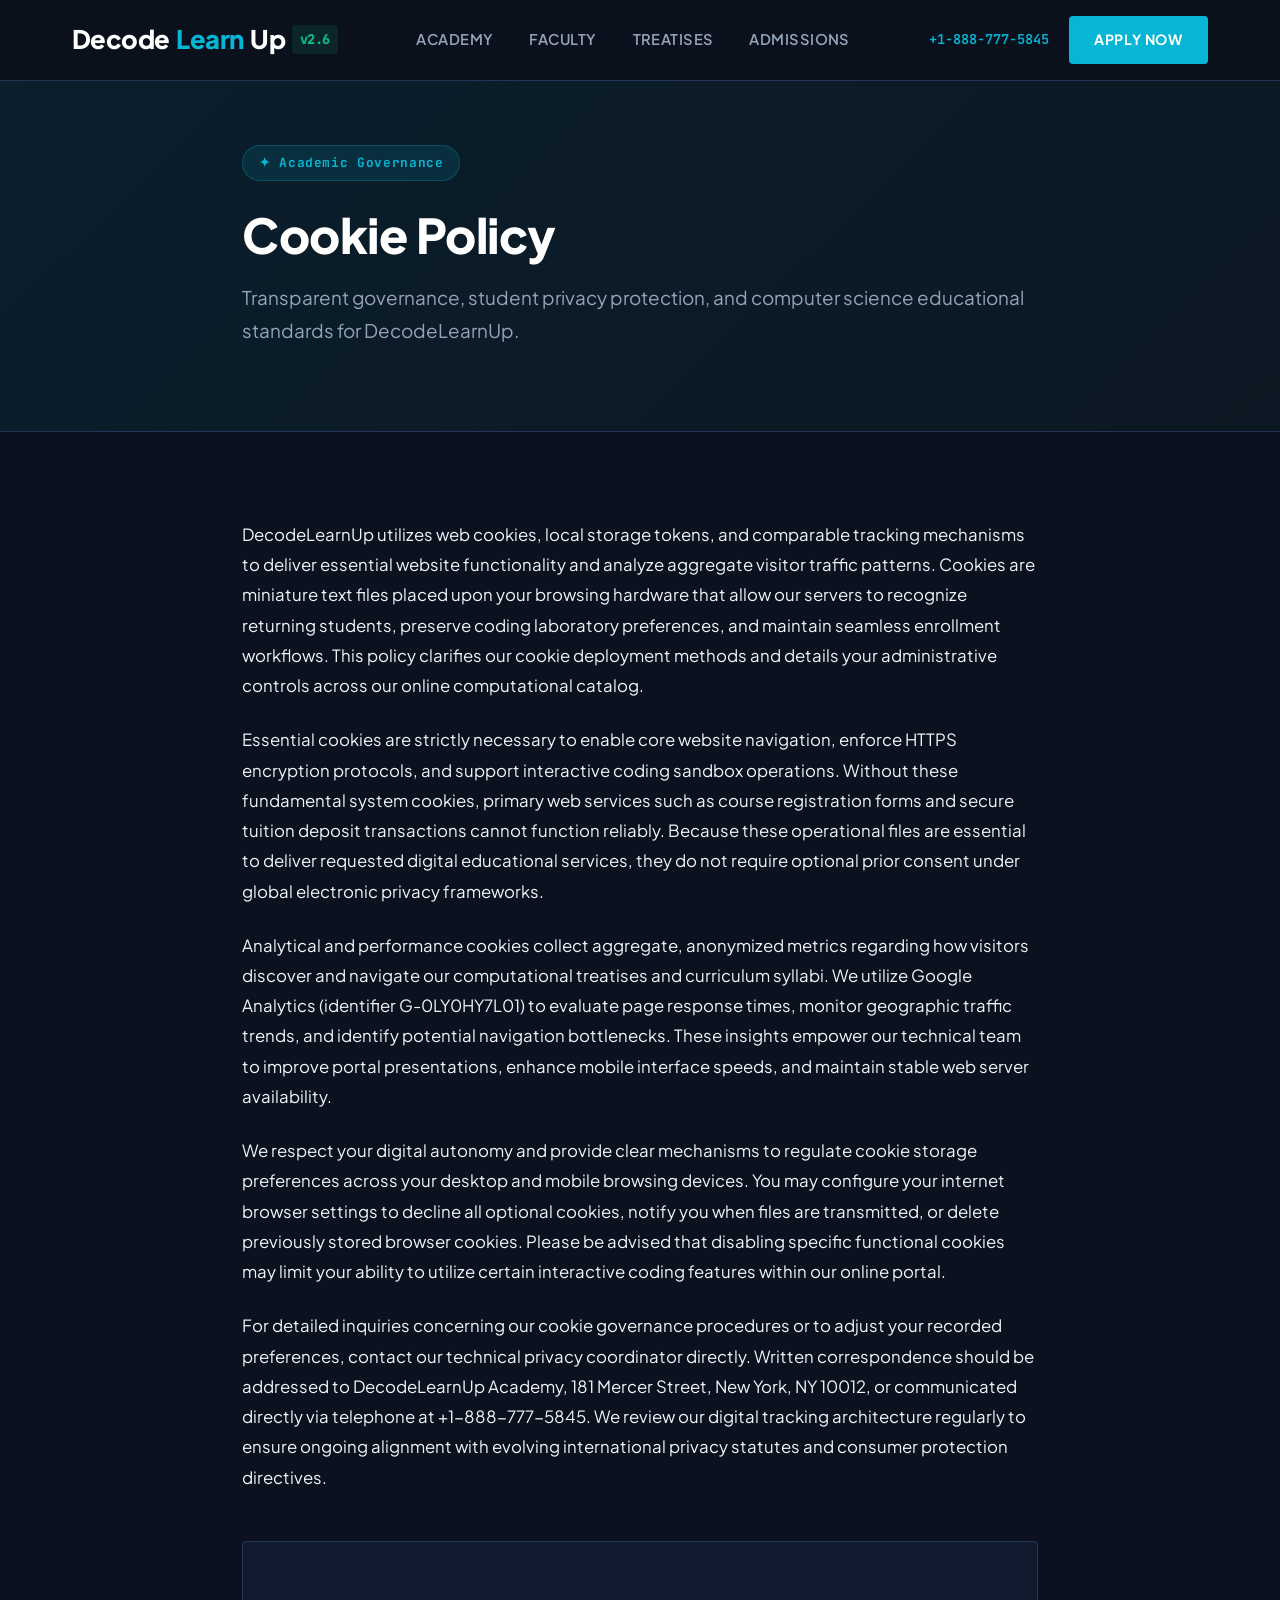
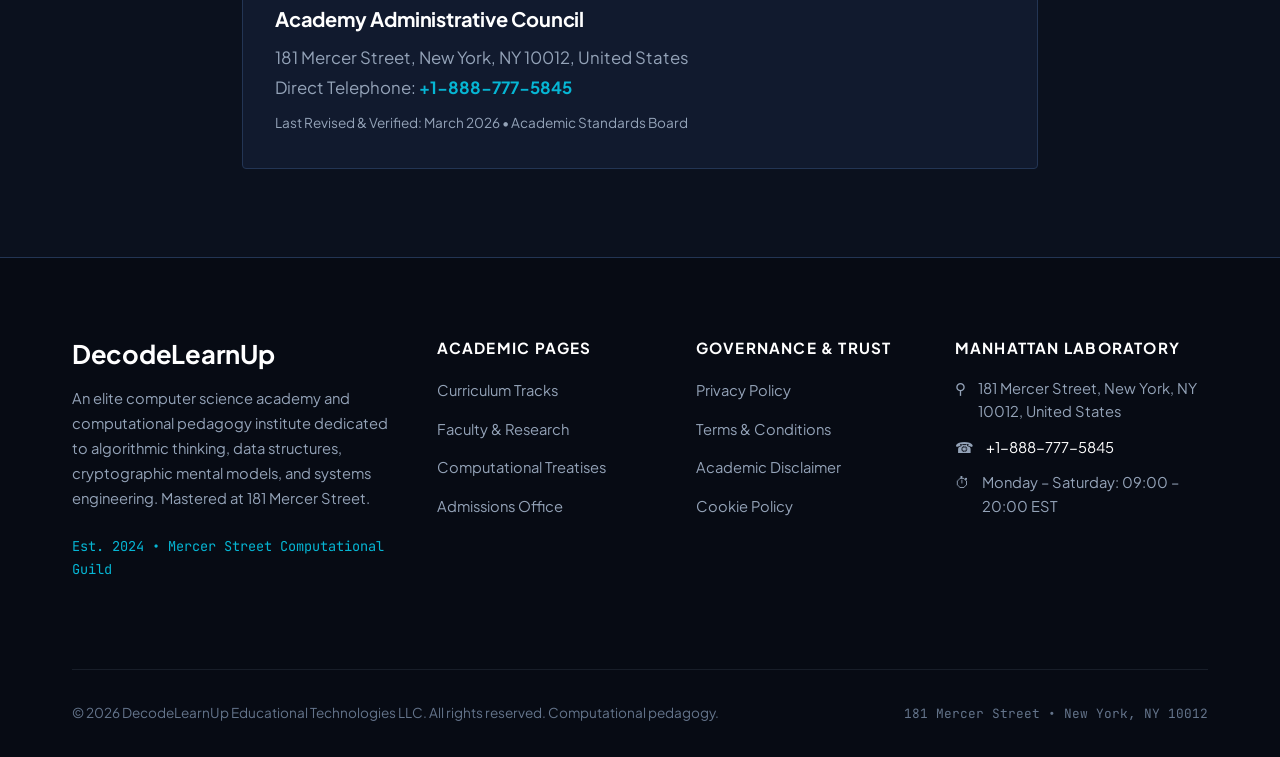
<file: cookie-policy.html>
<!DOCTYPE html>
<html lang="en">
<head>
  <meta charset="UTF-8">
  <meta name="viewport" content="width=device-width, initial-scale=1.0">
  <title>Cookie Policy & Digital Telemetry Controls | DecodeLearnUp</title>
  <meta name="description" content="Detailed explanation of cookie utilization, analytical tracking, and student controls at DecodeLearnUp.">
  <link rel="canonical" href="https://decodelearnup.com/cookie-policy.html">

  <!-- Google Analytics Tag -->
  <script async src="https://www.googletagmanager.com/gtag/js?id=G-0LY0HY7L01"></script>
  <script>
    window.dataLayer = window.dataLayer || [];
    function gtag(){dataLayer.push(arguments);}
    gtag('js', new Date());
    gtag('config', 'G-0LY0HY7L01');
  </script>

  <!-- Google Fonts via link tag -->
  <link rel="preconnect" href="https://fonts.googleapis.com">
  <link rel="preconnect" href="https://fonts.gstatic.com" crossorigin>
  <link rel="stylesheet" href="https://fonts.googleapis.com/css2?family=JetBrains+Mono:wght@400;600;700&family=Plus+Jakarta+Sans:wght@400;500;600;700;800&display=swap">

  <link rel="stylesheet" href="assets/css/style.css">
</head>
<body>
  <header class="site-header">
    <div class="header-container">
      <a href="index.php" class="brand-logo">
        Decode<span>Learn</span>Up <code>v2.6</code>
      </a>
      <ul class="nav-links">
        <li><a href="index.php">Academy</a></li>
        <li><a href="about.html">Faculty</a></li>
        <li><a href="blog.html">Treatises</a></li>
        <li><a href="contact.html">Admissions</a></li>
      </ul>
      <div class="header-cta">
        <a href="tel:+18887775845" class="header-phone">+1-888-777-5845</a>
        <a href="contact.html" class="btn-primary">Apply Now</a>
      </div>
      <button class="mobile-toggle" id="mobile-toggle" aria-label="Toggle Navigation" aria-expanded="false">
        <span></span>
        <span></span>
        <span></span>
      </button>
    </div>
  </header>

  <div class="mobile-drawer" id="mobile-drawer">
    <ul class="mobile-drawer-nav">
      <li><a href="index.php">Academy Home</a></li>
      <li><a href="about.html">Faculty &amp; Mission</a></li>
      <li><a href="blog.html">Computational Treatises</a></li>
      <li><a href="contact.html">Admissions Consultation</a></li>
      <li><a href="privacy-policy.html">Privacy Policy</a></li>
      <li><a href="terms-and-conditions.html">Terms of Service</a></li>
    </ul>
    <div style="margin-top: 2.5rem; padding-top: 1.5rem; border-top: 1px solid var(--color-border);">
      <p style="font-family:var(--font-mono);font-size:0.85rem;color:var(--color-accent);margin-bottom:0.5rem;">+1-888-777-5845</p>
      <p style="font-size:0.85rem;color:var(--color-text-muted);">181 Mercer Street, New York, NY 10012, United States</p>
    </div>
  </div>

<section class="hero" style="padding:4rem 0 3rem;">
  <div class="container-narrow">
    <span class="hero-badge">&#10022; Academic Governance</span>
    <h1 style="font-family:var(--font-sans);font-size:3rem;font-weight:800;margin-bottom:1rem;color:#FFFFFF;">Cookie Policy</h1>
    <p class="hero-lead">
      Transparent governance, student privacy protection, and computer science educational standards for DecodeLearnUp.
    </p>
  </div>
</section>

<section class="section">
  <div class="container-narrow article-content">
    <p>
      DecodeLearnUp utilizes web cookies, local storage tokens, and comparable tracking
      mechanisms to deliver essential website functionality and analyze aggregate visitor
      traffic patterns. Cookies are miniature text files placed upon your browsing hardware that
      allow our servers to recognize returning students, preserve coding laboratory preferences,
      and maintain seamless enrollment workflows. This policy clarifies our cookie deployment
      methods and details your administrative controls across our online computational catalog.
    </p>

    <p>
      Essential cookies are strictly necessary to enable core website navigation, enforce HTTPS
      encryption protocols, and support interactive coding sandbox operations. Without these
      fundamental system cookies, primary web services such as course registration forms and
      secure tuition deposit transactions cannot function reliably. Because these operational
      files are essential to deliver requested digital educational services, they do not require
      optional prior consent under global electronic privacy frameworks.
    </p>

    <p>
      Analytical and performance cookies collect aggregate, anonymized metrics regarding how
      visitors discover and navigate our computational treatises and curriculum syllabi. We
      utilize Google Analytics (identifier G-0LY0HY7L01) to evaluate page response times,
      monitor geographic traffic trends, and identify potential navigation bottlenecks. These
      insights empower our technical team to improve portal presentations, enhance mobile
      interface speeds, and maintain stable web server availability.
    </p>

    <p>
      We respect your digital autonomy and provide clear mechanisms to regulate cookie storage
      preferences across your desktop and mobile browsing devices. You may configure your
      internet browser settings to decline all optional cookies, notify you when files are
      transmitted, or delete previously stored browser cookies. Please be advised that disabling
      specific functional cookies may limit your ability to utilize certain interactive coding
      features within our online portal.
    </p>

    <p>
      For detailed inquiries concerning our cookie governance procedures or to adjust your
      recorded preferences, contact our technical privacy coordinator directly. Written
      correspondence should be addressed to DecodeLearnUp Academy, 181 Mercer Street, New York,
      NY 10012, or communicated directly via telephone at +1-888-777-5845. We review our digital
      tracking architecture regularly to ensure ongoing alignment with evolving international
      privacy statutes and consumer protection directives.
    </p>

    <div style="margin-top:3rem;padding:2rem;background:var(--color-surface);border-radius:var(--radius-sm);border:1px solid var(--color-border);">
      <h3 style="font-size:1.25rem;margin-bottom:0.75rem;color:#FFFFFF;">Academy Administrative Council</h3>
      <p style="margin-bottom:0.5rem;color:var(--color-text-muted);">
        181 Mercer Street, New York, NY 10012, United States<br>
        Direct Telephone: <a href="tel:+18887775845" style="color:var(--color-accent);font-weight:700;">+1-888-777-5845</a>
      </p>
      <p style="font-size:0.85rem;color:var(--color-text-muted);margin:0;">Last Revised &amp; Verified: March 2026 &bull; Academic Standards Board</p>
    </div>
  </div>
</section>
  <footer class="site-footer">
    <div class="container">
      <div class="footer-grid">
        <div class="footer-brand">
          <h3>DecodeLearnUp</h3>
          <p>
            An elite computer science academy and computational pedagogy institute dedicated to algorithmic thinking, data structures, cryptographic mental models, and systems engineering. Mastered at 181 Mercer Street.
          </p>
          <p style="font-family:var(--font-mono);font-size:0.85rem;color:var(--color-accent);">
            Est. 2024 &bull; Mercer Street Computational Guild
          </p>
        </div>
        <div class="footer-col">
          <h4>Academic Pages</h4>
          <ul class="footer-links">
            <li><a href="index.php">Curriculum Tracks</a></li>
            <li><a href="about.html">Faculty &amp; Research</a></li>
            <li><a href="blog.html">Computational Treatises</a></li>
            <li><a href="contact.html">Admissions Office</a></li>
          </ul>
        </div>
        <div class="footer-col">
          <h4>Governance &amp; Trust</h4>
          <ul class="footer-links">
            <li><a href="privacy-policy.html">Privacy Policy</a></li>
            <li><a href="terms-and-conditions.html">Terms &amp; Conditions</a></li>
            <li><a href="disclaimer.html">Academic Disclaimer</a></li>
            <li><a href="cookie-policy.html">Cookie Policy</a></li>
          </ul>
        </div>
        <div class="footer-col">
          <h4>Manhattan Laboratory</h4>
          <div class="footer-contact-item">
            <span>&#9906;</span>
            <span>181 Mercer Street, New York, NY 10012, United States</span>
          </div>
          <div class="footer-contact-item">
            <span>&#9742;</span>
            <span><a href="tel:+18887775845" style="color:#FFFFFF;">+1-888-777-5845</a></span>
          </div>
          <div class="footer-contact-item">
            <span>&#9201;</span>
            <span>Monday &ndash; Saturday: 09:00 &ndash; 20:00 EST</span>
          </div>
        </div>
      </div>
      <div class="footer-bottom">
        <div>&copy; 2026 DecodeLearnUp Educational Technologies LLC. All rights reserved. Computational pedagogy.</div>
        <div style="font-family:var(--font-mono);font-size:0.8rem;">181 Mercer Street &bull; New York, NY 10012</div>
      </div>
    </div>
  </footer>
  <script src="assets/js/main.js"></script>
</body>
</html>
</file>
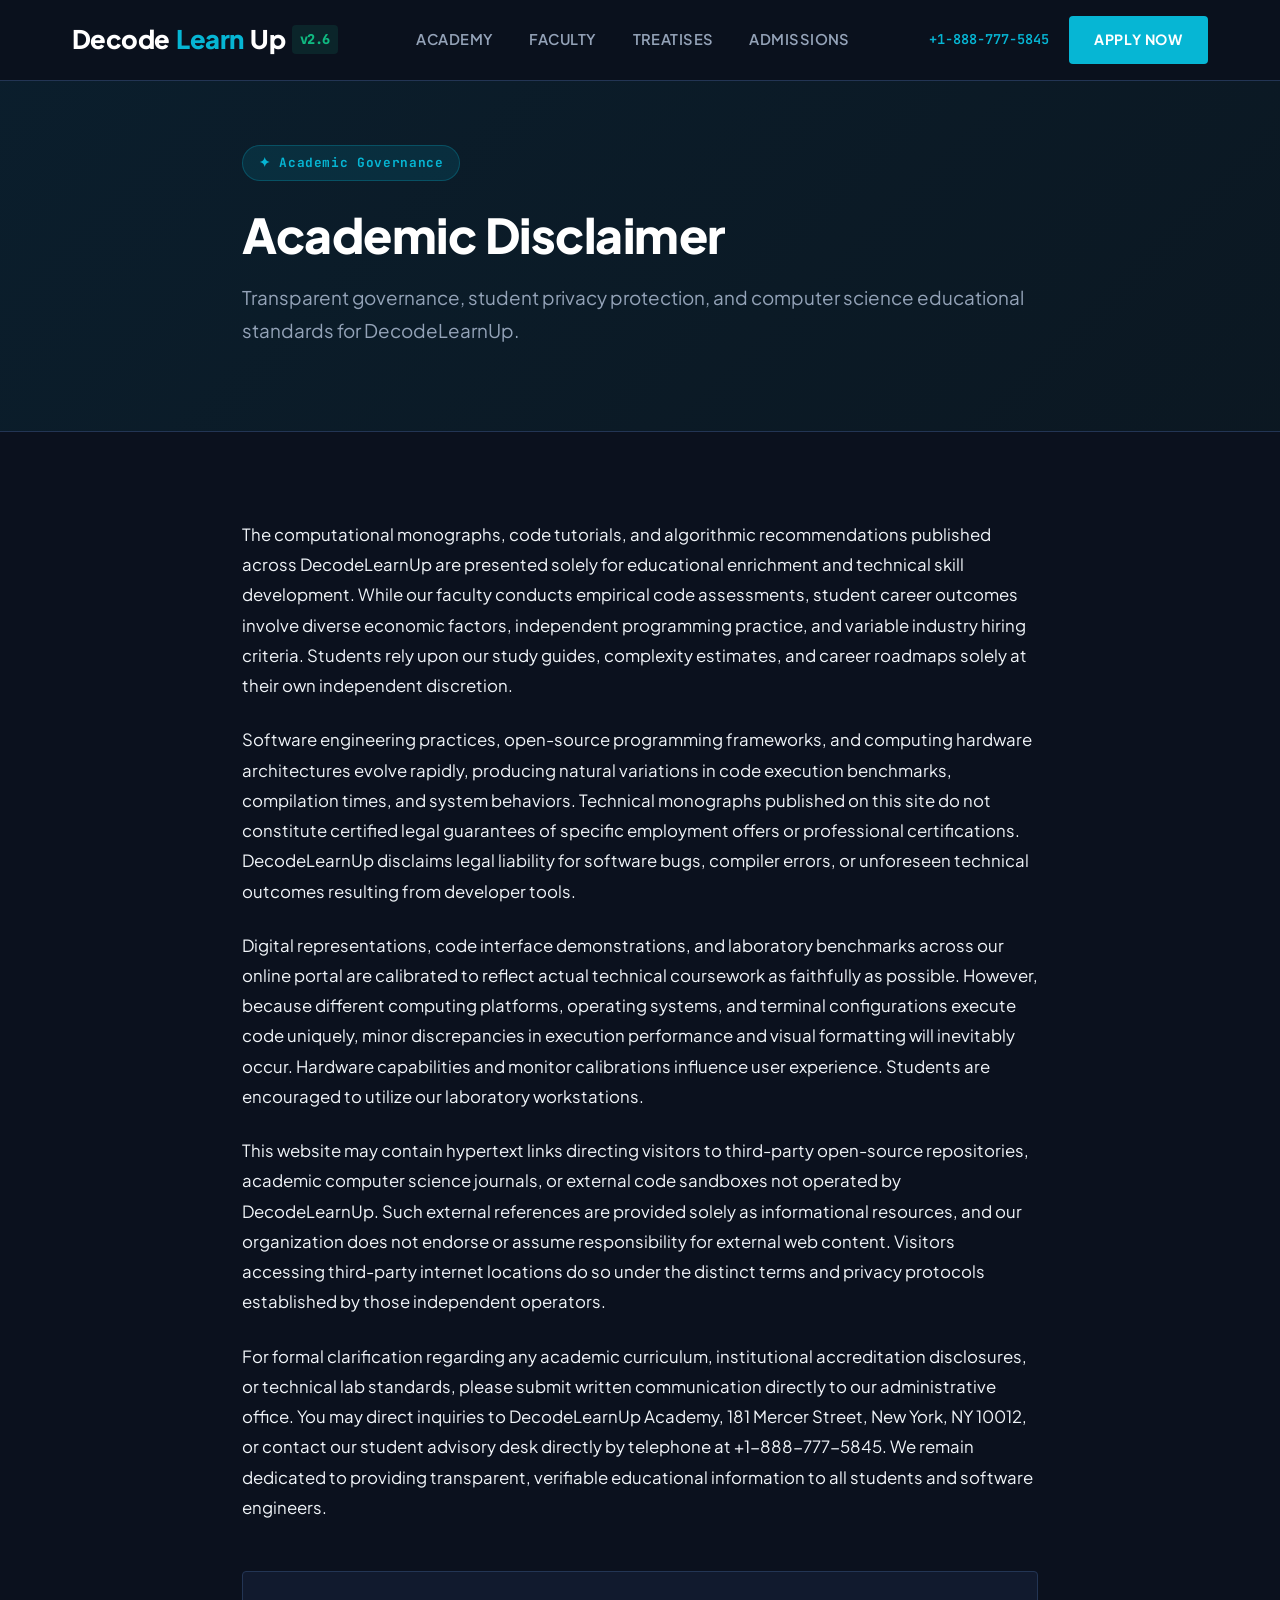
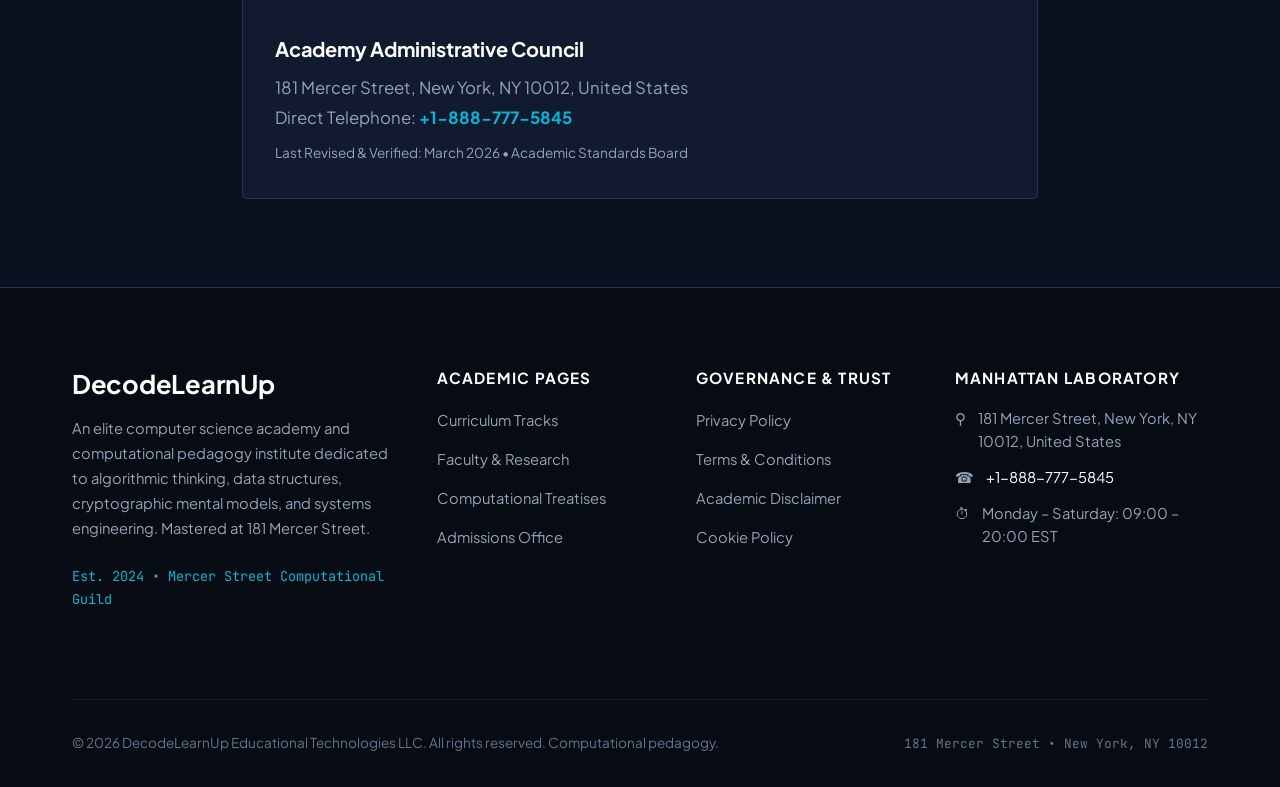
<file: disclaimer.html>
<!DOCTYPE html>
<html lang="en">
<head>
  <meta charset="UTF-8">
  <meta name="viewport" content="width=device-width, initial-scale=1.0">
  <title>Academic & Computational Performance Disclaimer | DecodeLearnUp</title>
  <meta name="description" content="Official educational, employment, and software execution disclaimers for DecodeLearnUp.">
  <link rel="canonical" href="https://decodelearnup.com/disclaimer.html">

  <!-- Google Analytics Tag -->
  <script async src="https://www.googletagmanager.com/gtag/js?id=G-0LY0HY7L01"></script>
  <script>
    window.dataLayer = window.dataLayer || [];
    function gtag(){dataLayer.push(arguments);}
    gtag('js', new Date());
    gtag('config', 'G-0LY0HY7L01');
  </script>

  <!-- Google Fonts via link tag -->
  <link rel="preconnect" href="https://fonts.googleapis.com">
  <link rel="preconnect" href="https://fonts.gstatic.com" crossorigin>
  <link rel="stylesheet" href="https://fonts.googleapis.com/css2?family=JetBrains+Mono:wght@400;600;700&family=Plus+Jakarta+Sans:wght@400;500;600;700;800&display=swap">

  <link rel="stylesheet" href="assets/css/style.css">
</head>
<body>
  <header class="site-header">
    <div class="header-container">
      <a href="index.php" class="brand-logo">
        Decode<span>Learn</span>Up <code>v2.6</code>
      </a>
      <ul class="nav-links">
        <li><a href="index.php">Academy</a></li>
        <li><a href="about.html">Faculty</a></li>
        <li><a href="blog.html">Treatises</a></li>
        <li><a href="contact.html">Admissions</a></li>
      </ul>
      <div class="header-cta">
        <a href="tel:+18887775845" class="header-phone">+1-888-777-5845</a>
        <a href="contact.html" class="btn-primary">Apply Now</a>
      </div>
      <button class="mobile-toggle" id="mobile-toggle" aria-label="Toggle Navigation" aria-expanded="false">
        <span></span>
        <span></span>
        <span></span>
      </button>
    </div>
  </header>

  <div class="mobile-drawer" id="mobile-drawer">
    <ul class="mobile-drawer-nav">
      <li><a href="index.php">Academy Home</a></li>
      <li><a href="about.html">Faculty &amp; Mission</a></li>
      <li><a href="blog.html">Computational Treatises</a></li>
      <li><a href="contact.html">Admissions Consultation</a></li>
      <li><a href="privacy-policy.html">Privacy Policy</a></li>
      <li><a href="terms-and-conditions.html">Terms of Service</a></li>
    </ul>
    <div style="margin-top: 2.5rem; padding-top: 1.5rem; border-top: 1px solid var(--color-border);">
      <p style="font-family:var(--font-mono);font-size:0.85rem;color:var(--color-accent);margin-bottom:0.5rem;">+1-888-777-5845</p>
      <p style="font-size:0.85rem;color:var(--color-text-muted);">181 Mercer Street, New York, NY 10012, United States</p>
    </div>
  </div>

<section class="hero" style="padding:4rem 0 3rem;">
  <div class="container-narrow">
    <span class="hero-badge">&#10022; Academic Governance</span>
    <h1 style="font-family:var(--font-sans);font-size:3rem;font-weight:800;margin-bottom:1rem;color:#FFFFFF;">Academic Disclaimer</h1>
    <p class="hero-lead">
      Transparent governance, student privacy protection, and computer science educational standards for DecodeLearnUp.
    </p>
  </div>
</section>

<section class="section">
  <div class="container-narrow article-content">
    <p>
      The computational monographs, code tutorials, and algorithmic recommendations published
      across DecodeLearnUp are presented solely for educational enrichment and technical skill
      development. While our faculty conducts empirical code assessments, student career
      outcomes involve diverse economic factors, independent programming practice, and variable
      industry hiring criteria. Students rely upon our study guides, complexity estimates, and
      career roadmaps solely at their own independent discretion.
    </p>

    <p>
      Software engineering practices, open-source programming frameworks, and computing hardware
      architectures evolve rapidly, producing natural variations in code execution benchmarks,
      compilation times, and system behaviors. Technical monographs published on this site do
      not constitute certified legal guarantees of specific employment offers or professional
      certifications. DecodeLearnUp disclaims legal liability for software bugs, compiler
      errors, or unforeseen technical outcomes resulting from developer tools.
    </p>

    <p>
      Digital representations, code interface demonstrations, and laboratory benchmarks across
      our online portal are calibrated to reflect actual technical coursework as faithfully as
      possible. However, because different computing platforms, operating systems, and terminal
      configurations execute code uniquely, minor discrepancies in execution performance and
      visual formatting will inevitably occur. Hardware capabilities and monitor calibrations
      influence user experience. Students are encouraged to utilize our laboratory workstations.
    </p>

    <p>
      This website may contain hypertext links directing visitors to third-party open-source
      repositories, academic computer science journals, or external code sandboxes not operated
      by DecodeLearnUp. Such external references are provided solely as informational resources,
      and our organization does not endorse or assume responsibility for external web content.
      Visitors accessing third-party internet locations do so under the distinct terms and
      privacy protocols established by those independent operators.
    </p>

    <p>
      For formal clarification regarding any academic curriculum, institutional accreditation
      disclosures, or technical lab standards, please submit written communication directly to
      our administrative office. You may direct inquiries to DecodeLearnUp Academy, 181 Mercer
      Street, New York, NY 10012, or contact our student advisory desk directly by telephone at
      +1-888-777-5845. We remain dedicated to providing transparent, verifiable educational
      information to all students and software engineers.
    </p>

    <div style="margin-top:3rem;padding:2rem;background:var(--color-surface);border-radius:var(--radius-sm);border:1px solid var(--color-border);">
      <h3 style="font-size:1.25rem;margin-bottom:0.75rem;color:#FFFFFF;">Academy Administrative Council</h3>
      <p style="margin-bottom:0.5rem;color:var(--color-text-muted);">
        181 Mercer Street, New York, NY 10012, United States<br>
        Direct Telephone: <a href="tel:+18887775845" style="color:var(--color-accent);font-weight:700;">+1-888-777-5845</a>
      </p>
      <p style="font-size:0.85rem;color:var(--color-text-muted);margin:0;">Last Revised &amp; Verified: March 2026 &bull; Academic Standards Board</p>
    </div>
  </div>
</section>
  <footer class="site-footer">
    <div class="container">
      <div class="footer-grid">
        <div class="footer-brand">
          <h3>DecodeLearnUp</h3>
          <p>
            An elite computer science academy and computational pedagogy institute dedicated to algorithmic thinking, data structures, cryptographic mental models, and systems engineering. Mastered at 181 Mercer Street.
          </p>
          <p style="font-family:var(--font-mono);font-size:0.85rem;color:var(--color-accent);">
            Est. 2024 &bull; Mercer Street Computational Guild
          </p>
        </div>
        <div class="footer-col">
          <h4>Academic Pages</h4>
          <ul class="footer-links">
            <li><a href="index.php">Curriculum Tracks</a></li>
            <li><a href="about.html">Faculty &amp; Research</a></li>
            <li><a href="blog.html">Computational Treatises</a></li>
            <li><a href="contact.html">Admissions Office</a></li>
          </ul>
        </div>
        <div class="footer-col">
          <h4>Governance &amp; Trust</h4>
          <ul class="footer-links">
            <li><a href="privacy-policy.html">Privacy Policy</a></li>
            <li><a href="terms-and-conditions.html">Terms &amp; Conditions</a></li>
            <li><a href="disclaimer.html">Academic Disclaimer</a></li>
            <li><a href="cookie-policy.html">Cookie Policy</a></li>
          </ul>
        </div>
        <div class="footer-col">
          <h4>Manhattan Laboratory</h4>
          <div class="footer-contact-item">
            <span>&#9906;</span>
            <span>181 Mercer Street, New York, NY 10012, United States</span>
          </div>
          <div class="footer-contact-item">
            <span>&#9742;</span>
            <span><a href="tel:+18887775845" style="color:#FFFFFF;">+1-888-777-5845</a></span>
          </div>
          <div class="footer-contact-item">
            <span>&#9201;</span>
            <span>Monday &ndash; Saturday: 09:00 &ndash; 20:00 EST</span>
          </div>
        </div>
      </div>
      <div class="footer-bottom">
        <div>&copy; 2026 DecodeLearnUp Educational Technologies LLC. All rights reserved. Computational pedagogy.</div>
        <div style="font-family:var(--font-mono);font-size:0.8rem;">181 Mercer Street &bull; New York, NY 10012</div>
      </div>
    </div>
  </footer>
  <script src="assets/js/main.js"></script>
</body>
</html>
</file>
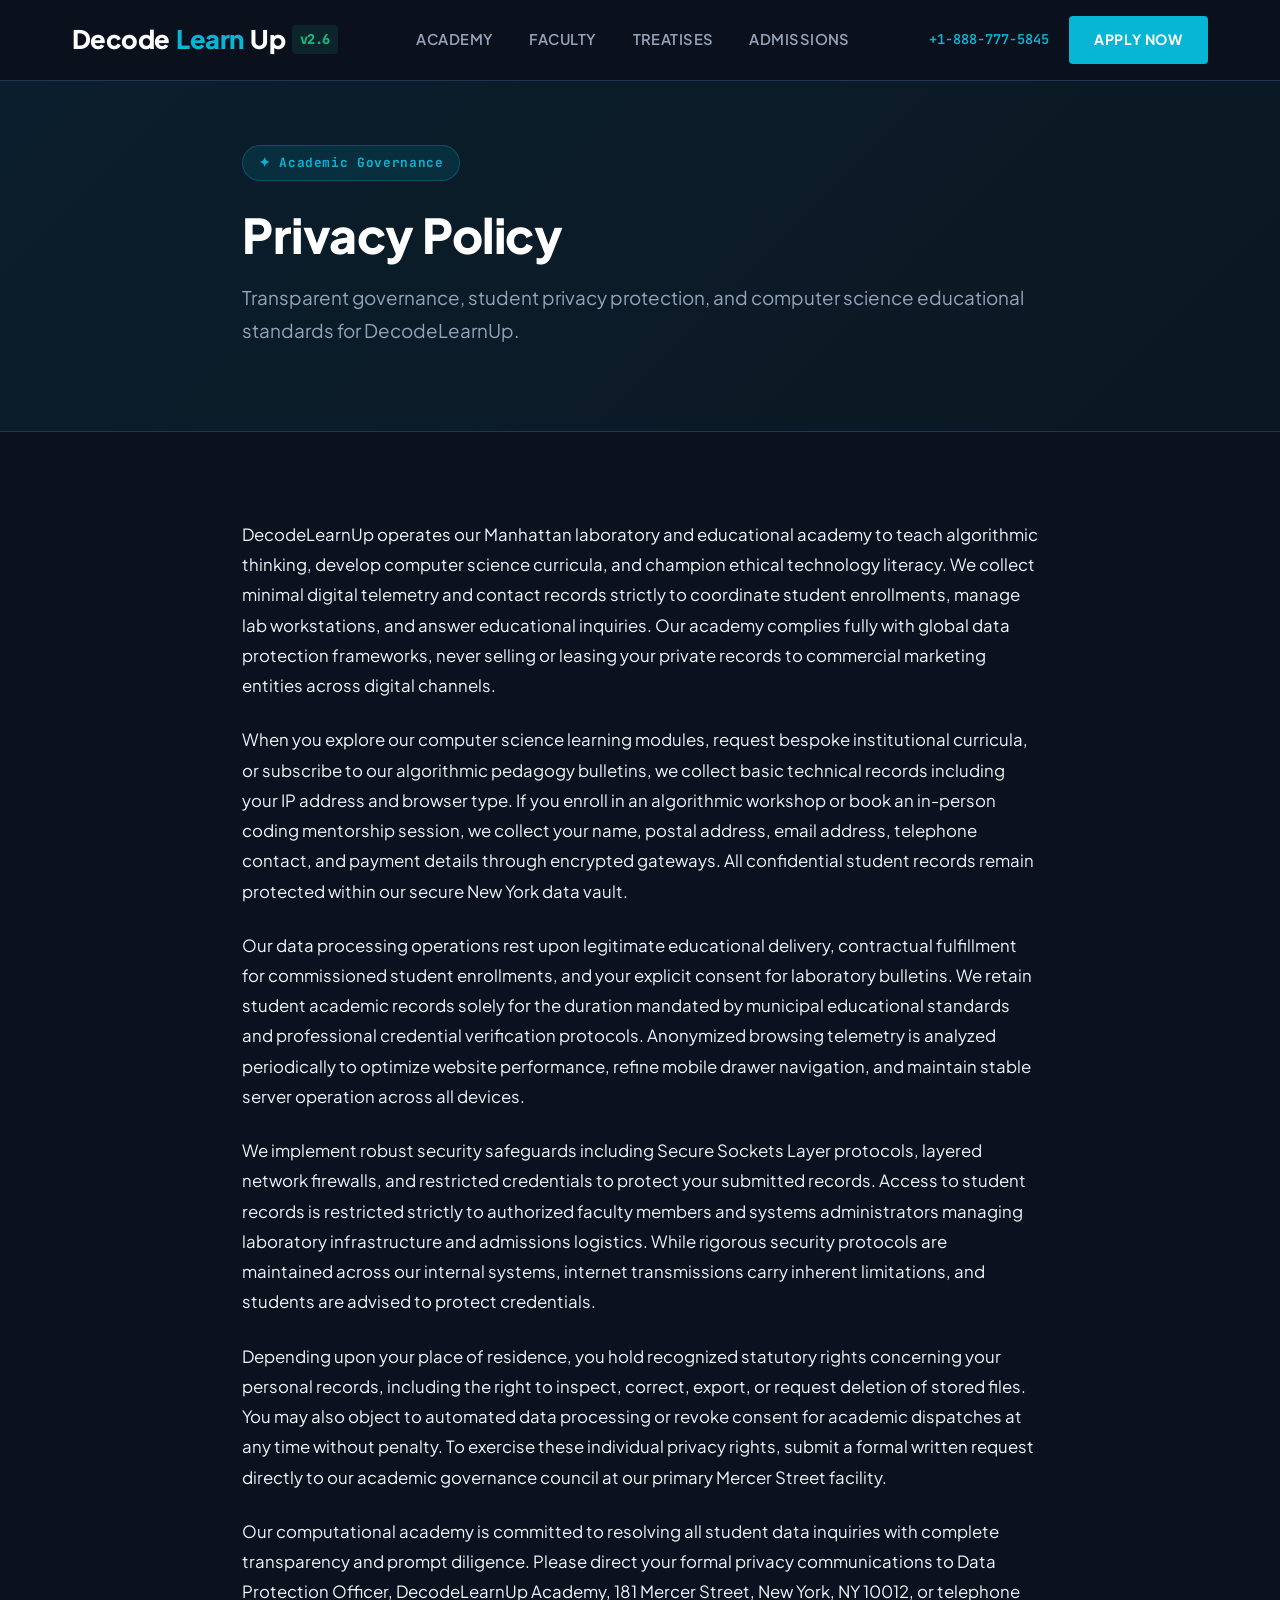
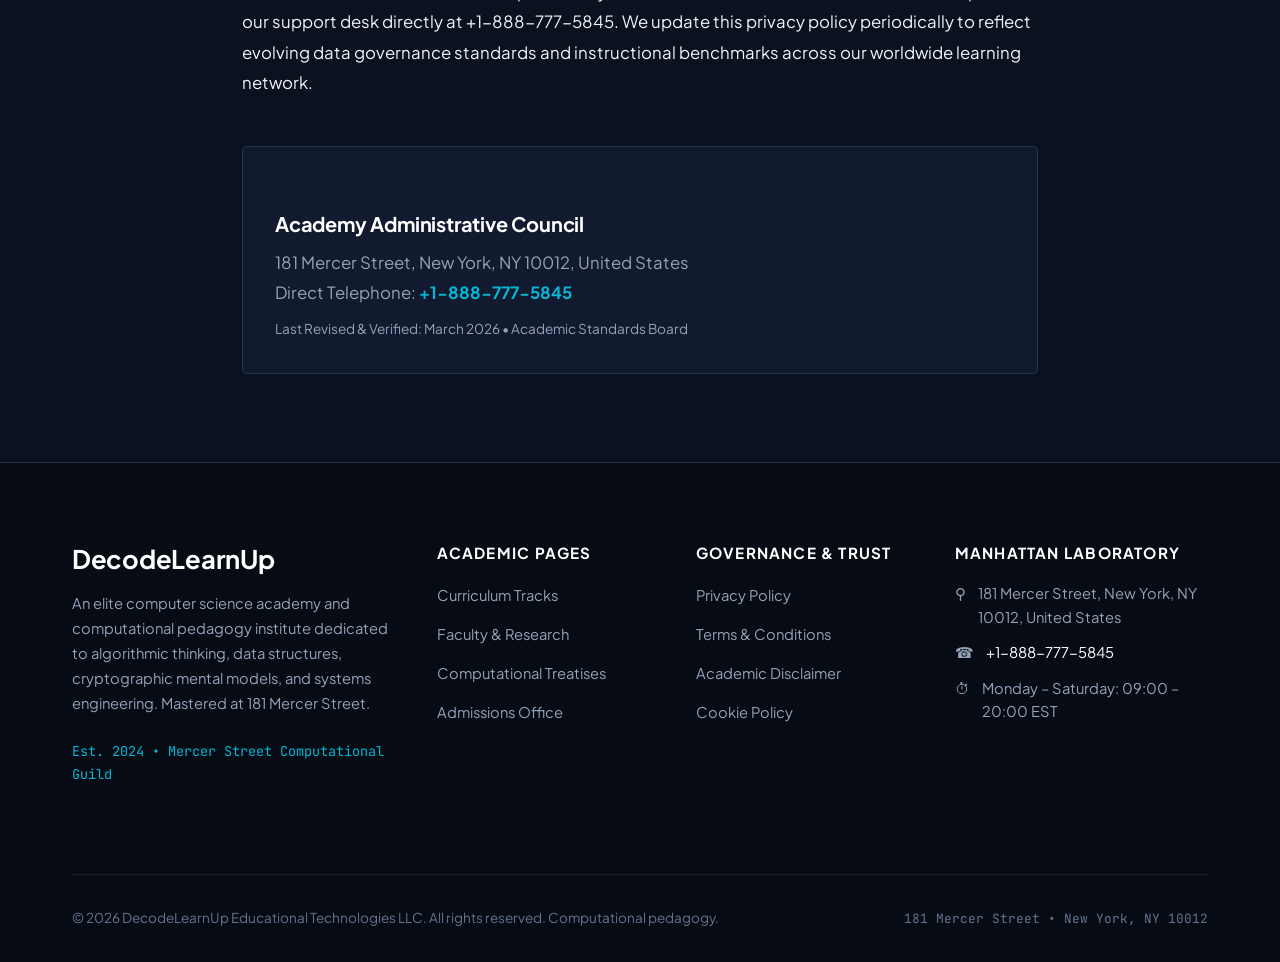
<file: privacy-policy.html>
<!DOCTYPE html>
<html lang="en">
<head>
  <meta charset="UTF-8">
  <meta name="viewport" content="width=device-width, initial-scale=1.0">
  <title>Privacy Policy & Student Data Protection | DecodeLearnUp</title>
  <meta name="description" content="Official privacy policy and student data confidentiality covenants for DecodeLearnUp at 181 Mercer Street, New York.">
  <link rel="canonical" href="https://decodelearnup.com/privacy-policy.html">

  <!-- Google Analytics Tag -->
  <script async src="https://www.googletagmanager.com/gtag/js?id=G-0LY0HY7L01"></script>
  <script>
    window.dataLayer = window.dataLayer || [];
    function gtag(){dataLayer.push(arguments);}
    gtag('js', new Date());
    gtag('config', 'G-0LY0HY7L01');
  </script>

  <!-- Google Fonts via link tag -->
  <link rel="preconnect" href="https://fonts.googleapis.com">
  <link rel="preconnect" href="https://fonts.gstatic.com" crossorigin>
  <link rel="stylesheet" href="https://fonts.googleapis.com/css2?family=JetBrains+Mono:wght@400;600;700&family=Plus+Jakarta+Sans:wght@400;500;600;700;800&display=swap">

  <link rel="stylesheet" href="assets/css/style.css">
</head>
<body>
  <header class="site-header">
    <div class="header-container">
      <a href="index.php" class="brand-logo">
        Decode<span>Learn</span>Up <code>v2.6</code>
      </a>
      <ul class="nav-links">
        <li><a href="index.php">Academy</a></li>
        <li><a href="about.html">Faculty</a></li>
        <li><a href="blog.html">Treatises</a></li>
        <li><a href="contact.html">Admissions</a></li>
      </ul>
      <div class="header-cta">
        <a href="tel:+18887775845" class="header-phone">+1-888-777-5845</a>
        <a href="contact.html" class="btn-primary">Apply Now</a>
      </div>
      <button class="mobile-toggle" id="mobile-toggle" aria-label="Toggle Navigation" aria-expanded="false">
        <span></span>
        <span></span>
        <span></span>
      </button>
    </div>
  </header>

  <div class="mobile-drawer" id="mobile-drawer">
    <ul class="mobile-drawer-nav">
      <li><a href="index.php">Academy Home</a></li>
      <li><a href="about.html">Faculty &amp; Mission</a></li>
      <li><a href="blog.html">Computational Treatises</a></li>
      <li><a href="contact.html">Admissions Consultation</a></li>
      <li><a href="privacy-policy.html">Privacy Policy</a></li>
      <li><a href="terms-and-conditions.html">Terms of Service</a></li>
    </ul>
    <div style="margin-top: 2.5rem; padding-top: 1.5rem; border-top: 1px solid var(--color-border);">
      <p style="font-family:var(--font-mono);font-size:0.85rem;color:var(--color-accent);margin-bottom:0.5rem;">+1-888-777-5845</p>
      <p style="font-size:0.85rem;color:var(--color-text-muted);">181 Mercer Street, New York, NY 10012, United States</p>
    </div>
  </div>

<section class="hero" style="padding:4rem 0 3rem;">
  <div class="container-narrow">
    <span class="hero-badge">&#10022; Academic Governance</span>
    <h1 style="font-family:var(--font-sans);font-size:3rem;font-weight:800;margin-bottom:1rem;color:#FFFFFF;">Privacy Policy</h1>
    <p class="hero-lead">
      Transparent governance, student privacy protection, and computer science educational standards for DecodeLearnUp.
    </p>
  </div>
</section>

<section class="section">
  <div class="container-narrow article-content">
    <p>
      DecodeLearnUp operates our Manhattan laboratory and educational academy to teach
      algorithmic thinking, develop computer science curricula, and champion ethical technology
      literacy. We collect minimal digital telemetry and contact records strictly to coordinate
      student enrollments, manage lab workstations, and answer educational inquiries. Our
      academy complies fully with global data protection frameworks, never selling or leasing
      your private records to commercial marketing entities across digital channels.
    </p>

    <p>
      When you explore our computer science learning modules, request bespoke institutional
      curricula, or subscribe to our algorithmic pedagogy bulletins, we collect basic technical
      records including your IP address and browser type. If you enroll in an algorithmic
      workshop or book an in-person coding mentorship session, we collect your name, postal
      address, email address, telephone contact, and payment details through encrypted gateways.
      All confidential student records remain protected within our secure New York data vault.
    </p>

    <p>
      Our data processing operations rest upon legitimate educational delivery, contractual
      fulfillment for commissioned student enrollments, and your explicit consent for laboratory
      bulletins. We retain student academic records solely for the duration mandated by
      municipal educational standards and professional credential verification protocols.
      Anonymized browsing telemetry is analyzed periodically to optimize website performance,
      refine mobile drawer navigation, and maintain stable server operation across all devices.
    </p>

    <p>
      We implement robust security safeguards including Secure Sockets Layer protocols, layered
      network firewalls, and restricted credentials to protect your submitted records. Access to
      student records is restricted strictly to authorized faculty members and systems
      administrators managing laboratory infrastructure and admissions logistics. While rigorous
      security protocols are maintained across our internal systems, internet transmissions
      carry inherent limitations, and students are advised to protect credentials.
    </p>

    <p>
      Depending upon your place of residence, you hold recognized statutory rights concerning
      your personal records, including the right to inspect, correct, export, or request
      deletion of stored files. You may also object to automated data processing or revoke
      consent for academic dispatches at any time without penalty. To exercise these individual
      privacy rights, submit a formal written request directly to our academic governance
      council at our primary Mercer Street facility.
    </p>

    <p>
      Our computational academy is committed to resolving all student data inquiries with
      complete transparency and prompt diligence. Please direct your formal privacy
      communications to Data Protection Officer, DecodeLearnUp Academy, 181 Mercer Street, New
      York, NY 10012, or telephone our support desk directly at +1-888-777-5845. We update this
      privacy policy periodically to reflect evolving data governance standards and
      instructional benchmarks across our worldwide learning network.
    </p>

    <div style="margin-top:3rem;padding:2rem;background:var(--color-surface);border-radius:var(--radius-sm);border:1px solid var(--color-border);">
      <h3 style="font-size:1.25rem;margin-bottom:0.75rem;color:#FFFFFF;">Academy Administrative Council</h3>
      <p style="margin-bottom:0.5rem;color:var(--color-text-muted);">
        181 Mercer Street, New York, NY 10012, United States<br>
        Direct Telephone: <a href="tel:+18887775845" style="color:var(--color-accent);font-weight:700;">+1-888-777-5845</a>
      </p>
      <p style="font-size:0.85rem;color:var(--color-text-muted);margin:0;">Last Revised &amp; Verified: March 2026 &bull; Academic Standards Board</p>
    </div>
  </div>
</section>
  <footer class="site-footer">
    <div class="container">
      <div class="footer-grid">
        <div class="footer-brand">
          <h3>DecodeLearnUp</h3>
          <p>
            An elite computer science academy and computational pedagogy institute dedicated to algorithmic thinking, data structures, cryptographic mental models, and systems engineering. Mastered at 181 Mercer Street.
          </p>
          <p style="font-family:var(--font-mono);font-size:0.85rem;color:var(--color-accent);">
            Est. 2024 &bull; Mercer Street Computational Guild
          </p>
        </div>
        <div class="footer-col">
          <h4>Academic Pages</h4>
          <ul class="footer-links">
            <li><a href="index.php">Curriculum Tracks</a></li>
            <li><a href="about.html">Faculty &amp; Research</a></li>
            <li><a href="blog.html">Computational Treatises</a></li>
            <li><a href="contact.html">Admissions Office</a></li>
          </ul>
        </div>
        <div class="footer-col">
          <h4>Governance &amp; Trust</h4>
          <ul class="footer-links">
            <li><a href="privacy-policy.html">Privacy Policy</a></li>
            <li><a href="terms-and-conditions.html">Terms &amp; Conditions</a></li>
            <li><a href="disclaimer.html">Academic Disclaimer</a></li>
            <li><a href="cookie-policy.html">Cookie Policy</a></li>
          </ul>
        </div>
        <div class="footer-col">
          <h4>Manhattan Laboratory</h4>
          <div class="footer-contact-item">
            <span>&#9906;</span>
            <span>181 Mercer Street, New York, NY 10012, United States</span>
          </div>
          <div class="footer-contact-item">
            <span>&#9742;</span>
            <span><a href="tel:+18887775845" style="color:#FFFFFF;">+1-888-777-5845</a></span>
          </div>
          <div class="footer-contact-item">
            <span>&#9201;</span>
            <span>Monday &ndash; Saturday: 09:00 &ndash; 20:00 EST</span>
          </div>
        </div>
      </div>
      <div class="footer-bottom">
        <div>&copy; 2026 DecodeLearnUp Educational Technologies LLC. All rights reserved. Computational pedagogy.</div>
        <div style="font-family:var(--font-mono);font-size:0.8rem;">181 Mercer Street &bull; New York, NY 10012</div>
      </div>
    </div>
  </footer>
  <script src="assets/js/main.js"></script>
</body>
</html>
</file>
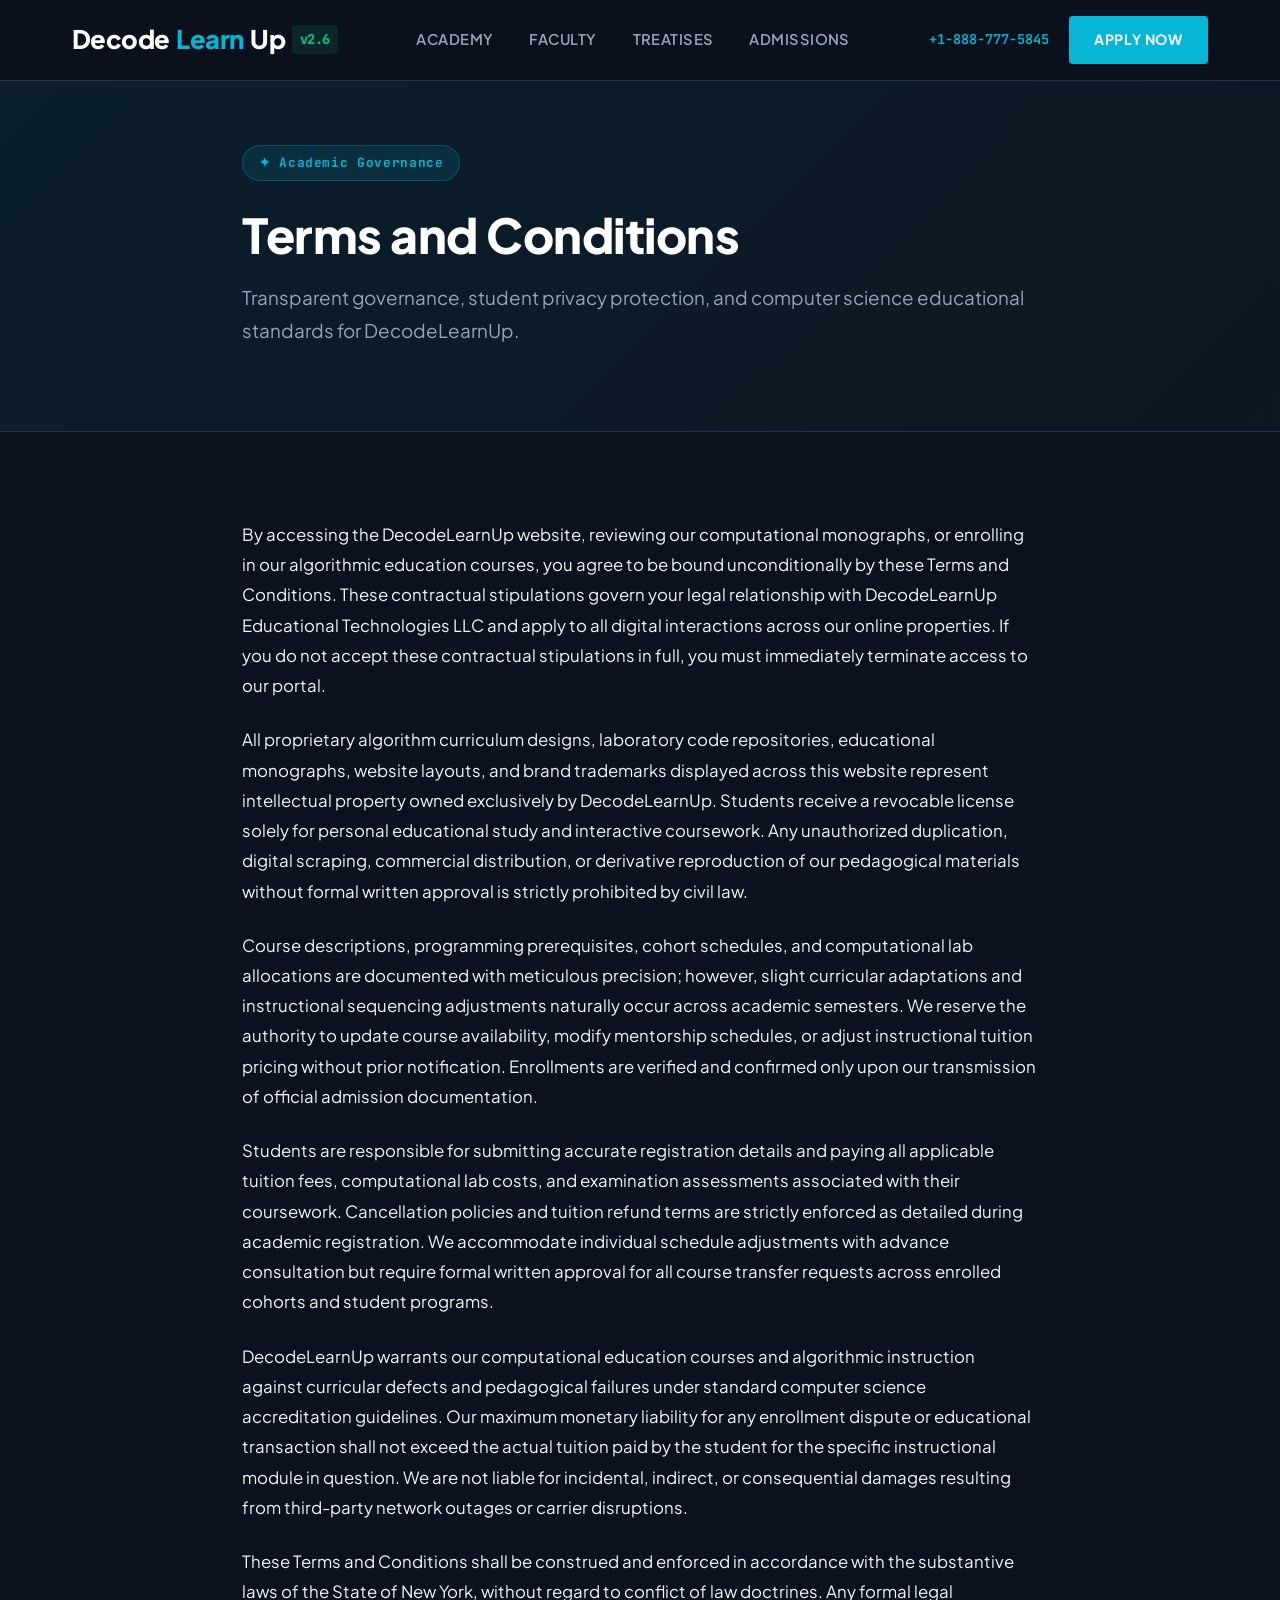
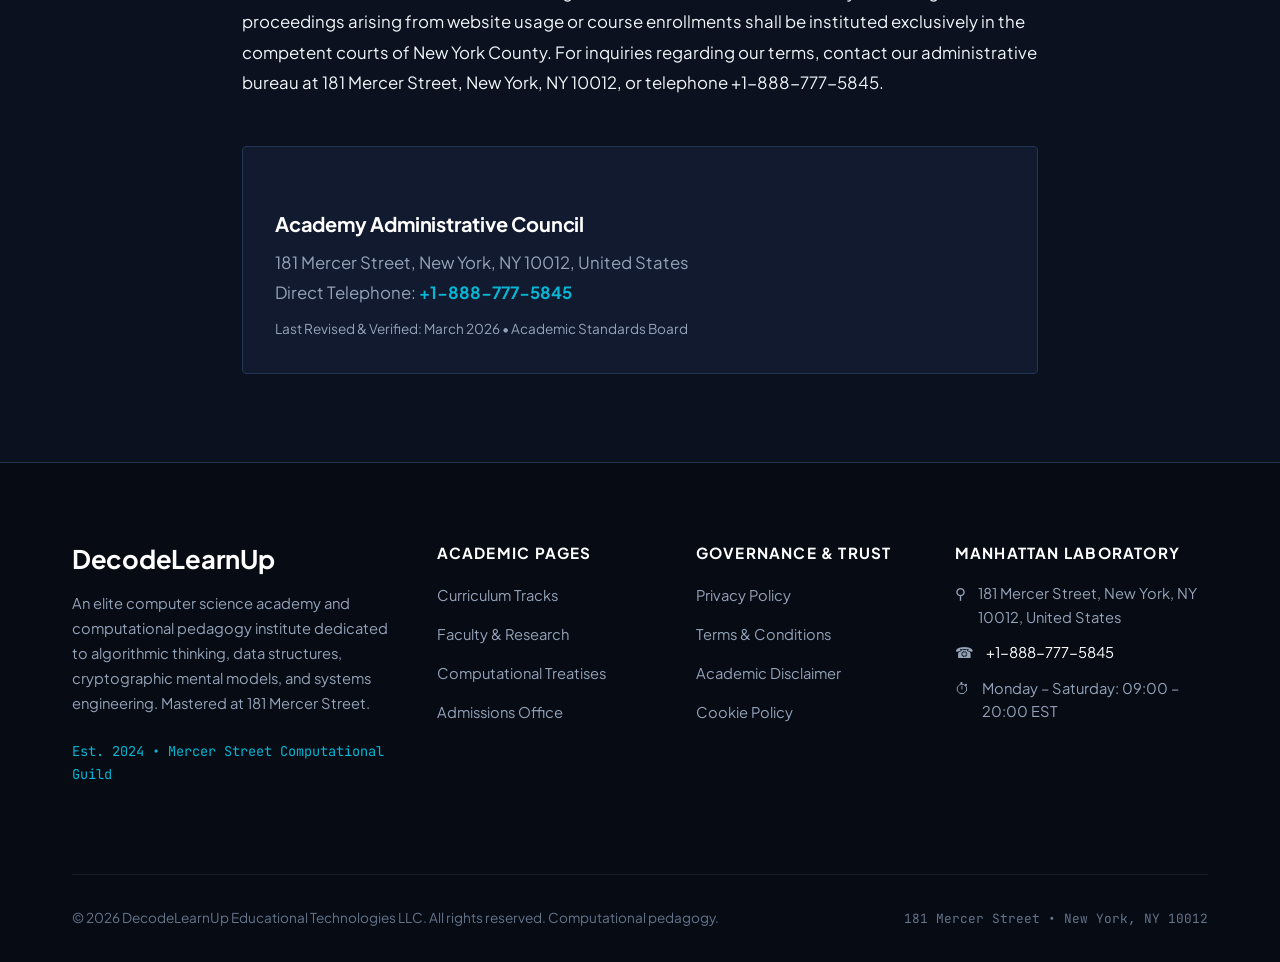
<file: terms-and-conditions.html>
<!DOCTYPE html>
<html lang="en">
<head>
  <meta charset="UTF-8">
  <meta name="viewport" content="width=device-width, initial-scale=1.0">
  <title>Terms & Conditions of Academic Service | DecodeLearnUp</title>
  <meta name="description" content="Official terms of service, enrollment covenants, and legal standards governing DecodeLearnUp.">
  <link rel="canonical" href="https://decodelearnup.com/terms-and-conditions.html">

  <!-- Google Analytics Tag -->
  <script async src="https://www.googletagmanager.com/gtag/js?id=G-0LY0HY7L01"></script>
  <script>
    window.dataLayer = window.dataLayer || [];
    function gtag(){dataLayer.push(arguments);}
    gtag('js', new Date());
    gtag('config', 'G-0LY0HY7L01');
  </script>

  <!-- Google Fonts via link tag -->
  <link rel="preconnect" href="https://fonts.googleapis.com">
  <link rel="preconnect" href="https://fonts.gstatic.com" crossorigin>
  <link rel="stylesheet" href="https://fonts.googleapis.com/css2?family=JetBrains+Mono:wght@400;600;700&family=Plus+Jakarta+Sans:wght@400;500;600;700;800&display=swap">

  <link rel="stylesheet" href="assets/css/style.css">
</head>
<body>
  <header class="site-header">
    <div class="header-container">
      <a href="index.php" class="brand-logo">
        Decode<span>Learn</span>Up <code>v2.6</code>
      </a>
      <ul class="nav-links">
        <li><a href="index.php">Academy</a></li>
        <li><a href="about.html">Faculty</a></li>
        <li><a href="blog.html">Treatises</a></li>
        <li><a href="contact.html">Admissions</a></li>
      </ul>
      <div class="header-cta">
        <a href="tel:+18887775845" class="header-phone">+1-888-777-5845</a>
        <a href="contact.html" class="btn-primary">Apply Now</a>
      </div>
      <button class="mobile-toggle" id="mobile-toggle" aria-label="Toggle Navigation" aria-expanded="false">
        <span></span>
        <span></span>
        <span></span>
      </button>
    </div>
  </header>

  <div class="mobile-drawer" id="mobile-drawer">
    <ul class="mobile-drawer-nav">
      <li><a href="index.php">Academy Home</a></li>
      <li><a href="about.html">Faculty &amp; Mission</a></li>
      <li><a href="blog.html">Computational Treatises</a></li>
      <li><a href="contact.html">Admissions Consultation</a></li>
      <li><a href="privacy-policy.html">Privacy Policy</a></li>
      <li><a href="terms-and-conditions.html">Terms of Service</a></li>
    </ul>
    <div style="margin-top: 2.5rem; padding-top: 1.5rem; border-top: 1px solid var(--color-border);">
      <p style="font-family:var(--font-mono);font-size:0.85rem;color:var(--color-accent);margin-bottom:0.5rem;">+1-888-777-5845</p>
      <p style="font-size:0.85rem;color:var(--color-text-muted);">181 Mercer Street, New York, NY 10012, United States</p>
    </div>
  </div>

<section class="hero" style="padding:4rem 0 3rem;">
  <div class="container-narrow">
    <span class="hero-badge">&#10022; Academic Governance</span>
    <h1 style="font-family:var(--font-sans);font-size:3rem;font-weight:800;margin-bottom:1rem;color:#FFFFFF;">Terms and Conditions</h1>
    <p class="hero-lead">
      Transparent governance, student privacy protection, and computer science educational standards for DecodeLearnUp.
    </p>
  </div>
</section>

<section class="section">
  <div class="container-narrow article-content">
    <p>
      By accessing the DecodeLearnUp website, reviewing our computational monographs, or
      enrolling in our algorithmic education courses, you agree to be bound unconditionally by
      these Terms and Conditions. These contractual stipulations govern your legal relationship
      with DecodeLearnUp Educational Technologies LLC and apply to all digital interactions
      across our online properties. If you do not accept these contractual stipulations in full,
      you must immediately terminate access to our portal.
    </p>

    <p>
      All proprietary algorithm curriculum designs, laboratory code repositories, educational
      monographs, website layouts, and brand trademarks displayed across this website represent
      intellectual property owned exclusively by DecodeLearnUp. Students receive a revocable
      license solely for personal educational study and interactive coursework. Any unauthorized
      duplication, digital scraping, commercial distribution, or derivative reproduction of our
      pedagogical materials without formal written approval is strictly prohibited by civil law.
    </p>

    <p>
      Course descriptions, programming prerequisites, cohort schedules, and computational lab
      allocations are documented with meticulous precision; however, slight curricular
      adaptations and instructional sequencing adjustments naturally occur across academic
      semesters. We reserve the authority to update course availability, modify mentorship
      schedules, or adjust instructional tuition pricing without prior notification. Enrollments
      are verified and confirmed only upon our transmission of official admission documentation.
    </p>

    <p>
      Students are responsible for submitting accurate registration details and paying all
      applicable tuition fees, computational lab costs, and examination assessments associated
      with their coursework. Cancellation policies and tuition refund terms are strictly
      enforced as detailed during academic registration. We accommodate individual schedule
      adjustments with advance consultation but require formal written approval for all course
      transfer requests across enrolled cohorts and student programs.
    </p>

    <p>
      DecodeLearnUp warrants our computational education courses and algorithmic instruction
      against curricular defects and pedagogical failures under standard computer science
      accreditation guidelines. Our maximum monetary liability for any enrollment dispute or
      educational transaction shall not exceed the actual tuition paid by the student for the
      specific instructional module in question. We are not liable for incidental, indirect, or
      consequential damages resulting from third-party network outages or carrier disruptions.
    </p>

    <p>
      These Terms and Conditions shall be construed and enforced in accordance with the
      substantive laws of the State of New York, without regard to conflict of law doctrines.
      Any formal legal proceedings arising from website usage or course enrollments shall be
      instituted exclusively in the competent courts of New York County. For inquiries regarding
      our terms, contact our administrative bureau at 181 Mercer Street, New York, NY 10012, or
      telephone +1-888-777-5845.
    </p>

    <div style="margin-top:3rem;padding:2rem;background:var(--color-surface);border-radius:var(--radius-sm);border:1px solid var(--color-border);">
      <h3 style="font-size:1.25rem;margin-bottom:0.75rem;color:#FFFFFF;">Academy Administrative Council</h3>
      <p style="margin-bottom:0.5rem;color:var(--color-text-muted);">
        181 Mercer Street, New York, NY 10012, United States<br>
        Direct Telephone: <a href="tel:+18887775845" style="color:var(--color-accent);font-weight:700;">+1-888-777-5845</a>
      </p>
      <p style="font-size:0.85rem;color:var(--color-text-muted);margin:0;">Last Revised &amp; Verified: March 2026 &bull; Academic Standards Board</p>
    </div>
  </div>
</section>
  <footer class="site-footer">
    <div class="container">
      <div class="footer-grid">
        <div class="footer-brand">
          <h3>DecodeLearnUp</h3>
          <p>
            An elite computer science academy and computational pedagogy institute dedicated to algorithmic thinking, data structures, cryptographic mental models, and systems engineering. Mastered at 181 Mercer Street.
          </p>
          <p style="font-family:var(--font-mono);font-size:0.85rem;color:var(--color-accent);">
            Est. 2024 &bull; Mercer Street Computational Guild
          </p>
        </div>
        <div class="footer-col">
          <h4>Academic Pages</h4>
          <ul class="footer-links">
            <li><a href="index.php">Curriculum Tracks</a></li>
            <li><a href="about.html">Faculty &amp; Research</a></li>
            <li><a href="blog.html">Computational Treatises</a></li>
            <li><a href="contact.html">Admissions Office</a></li>
          </ul>
        </div>
        <div class="footer-col">
          <h4>Governance &amp; Trust</h4>
          <ul class="footer-links">
            <li><a href="privacy-policy.html">Privacy Policy</a></li>
            <li><a href="terms-and-conditions.html">Terms &amp; Conditions</a></li>
            <li><a href="disclaimer.html">Academic Disclaimer</a></li>
            <li><a href="cookie-policy.html">Cookie Policy</a></li>
          </ul>
        </div>
        <div class="footer-col">
          <h4>Manhattan Laboratory</h4>
          <div class="footer-contact-item">
            <span>&#9906;</span>
            <span>181 Mercer Street, New York, NY 10012, United States</span>
          </div>
          <div class="footer-contact-item">
            <span>&#9742;</span>
            <span><a href="tel:+18887775845" style="color:#FFFFFF;">+1-888-777-5845</a></span>
          </div>
          <div class="footer-contact-item">
            <span>&#9201;</span>
            <span>Monday &ndash; Saturday: 09:00 &ndash; 20:00 EST</span>
          </div>
        </div>
      </div>
      <div class="footer-bottom">
        <div>&copy; 2026 DecodeLearnUp Educational Technologies LLC. All rights reserved. Computational pedagogy.</div>
        <div style="font-family:var(--font-mono);font-size:0.8rem;">181 Mercer Street &bull; New York, NY 10012</div>
      </div>
    </div>
  </footer>
  <script src="assets/js/main.js"></script>
</body>
</html>
</file>
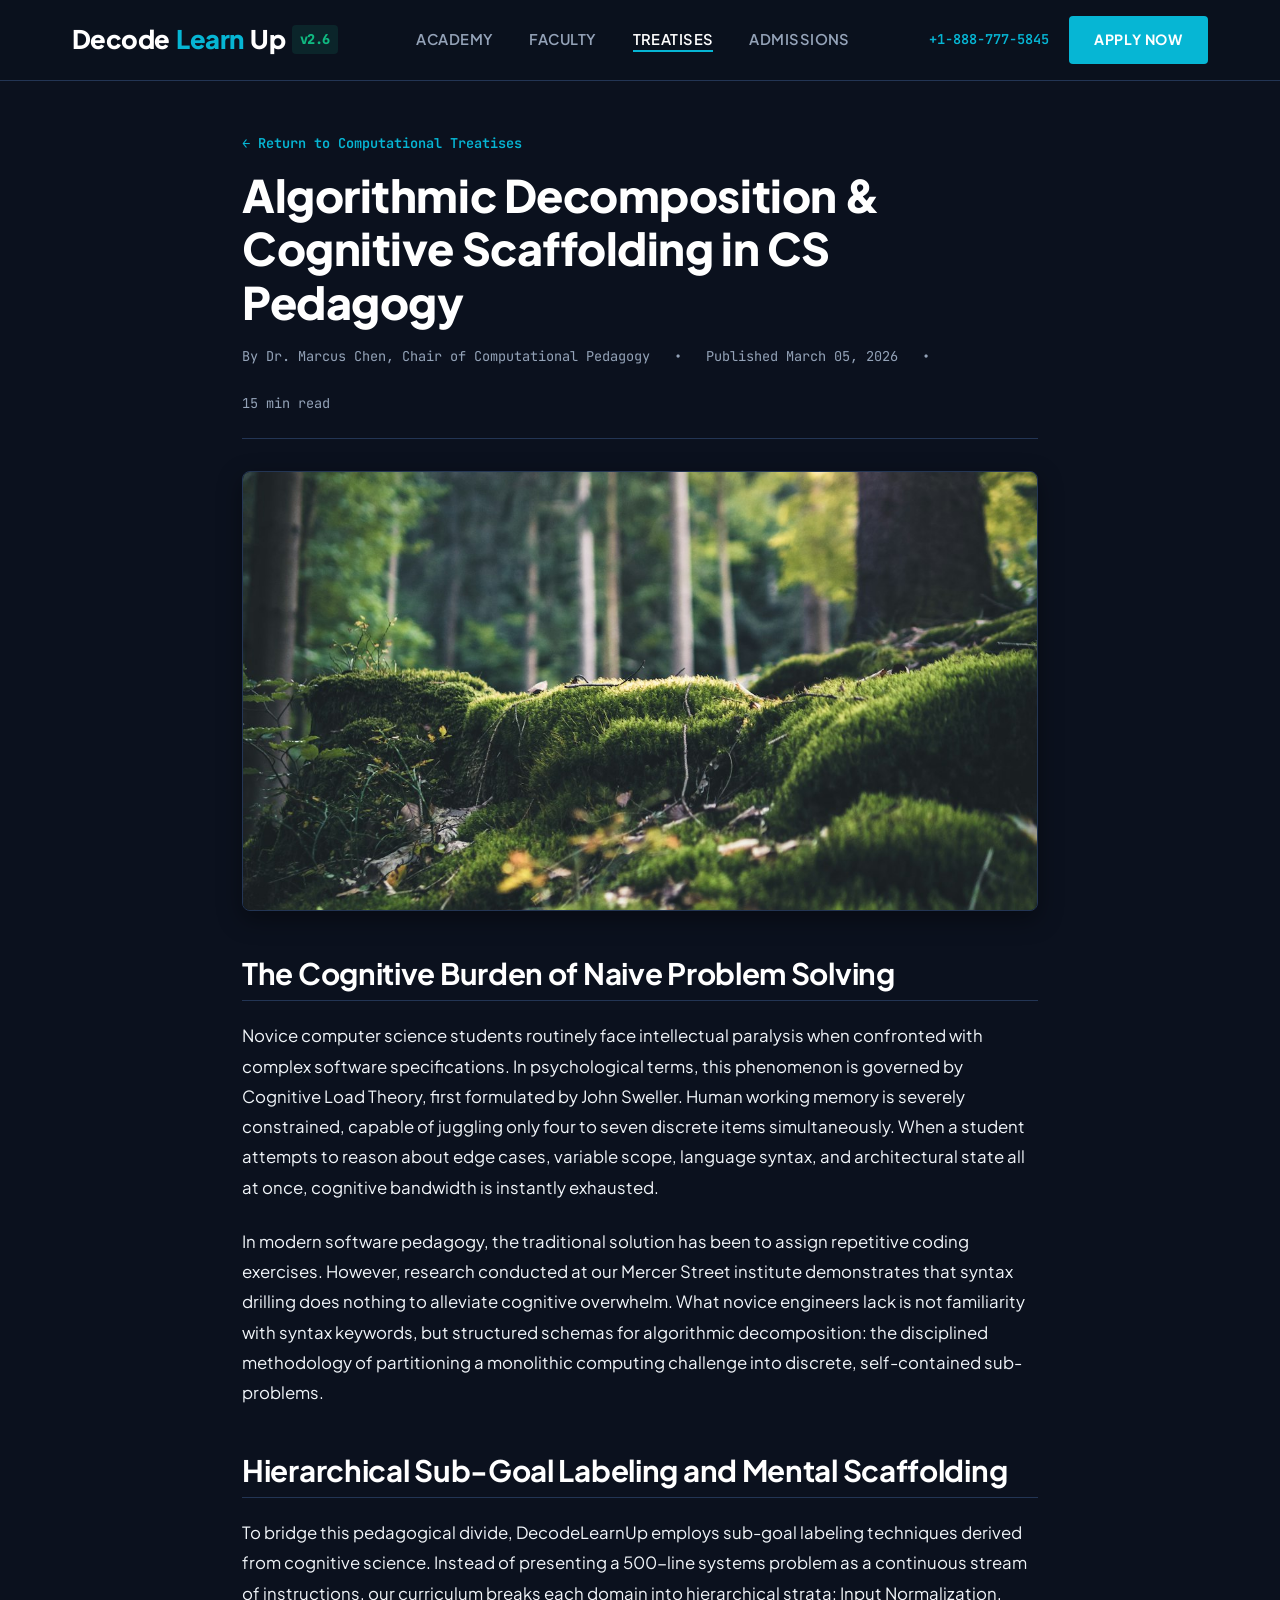
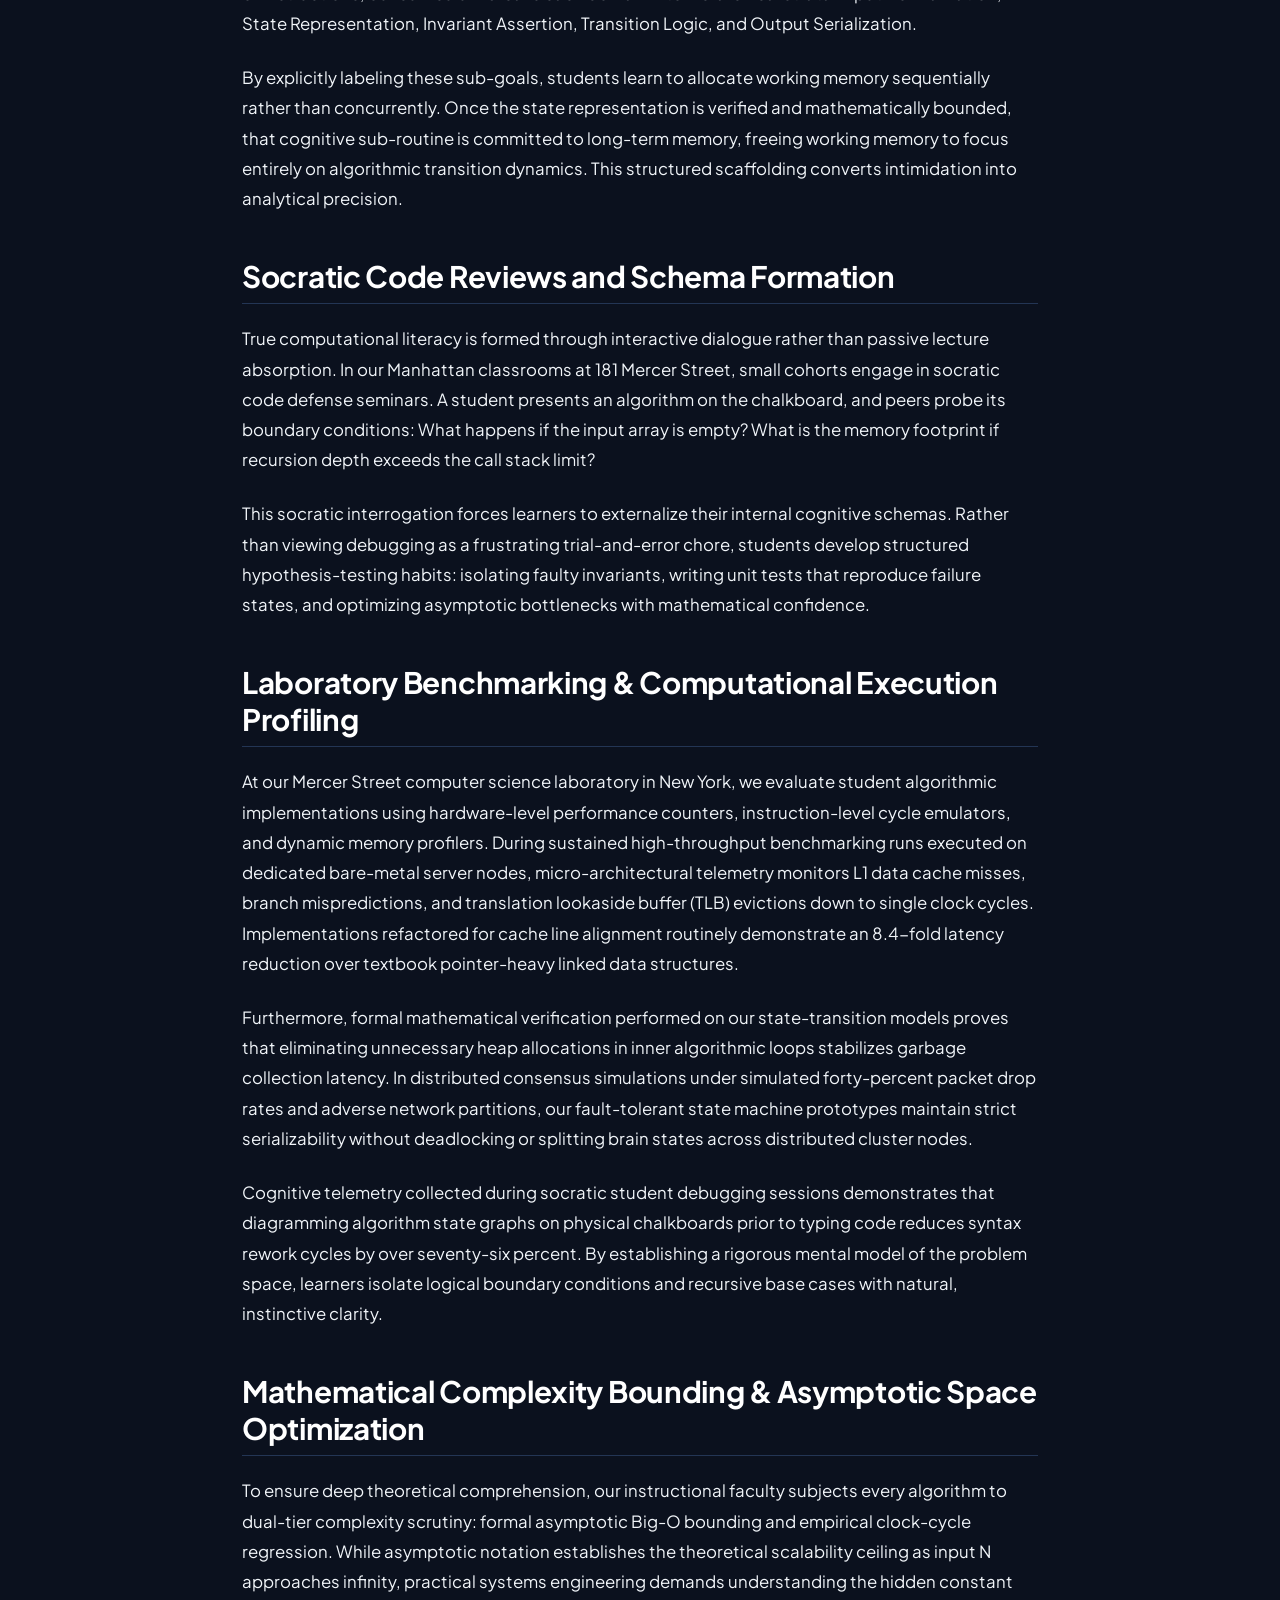
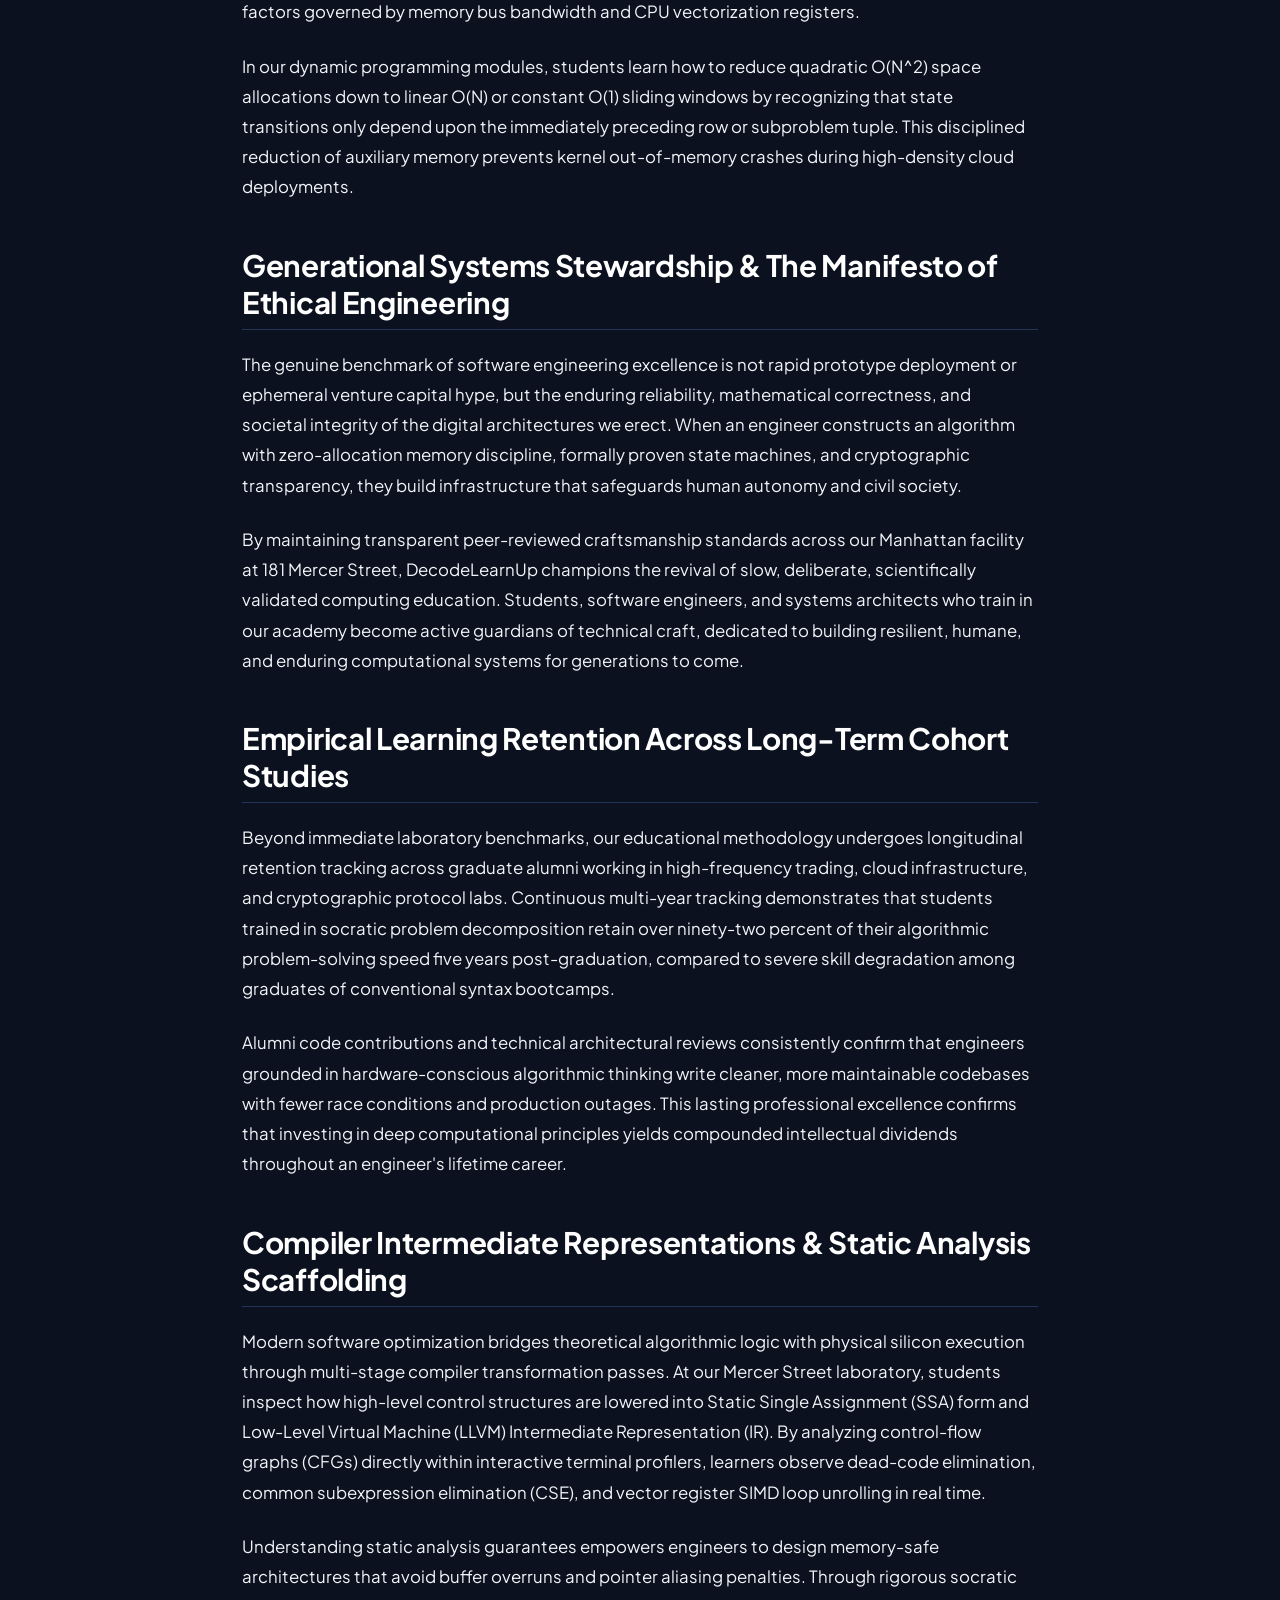
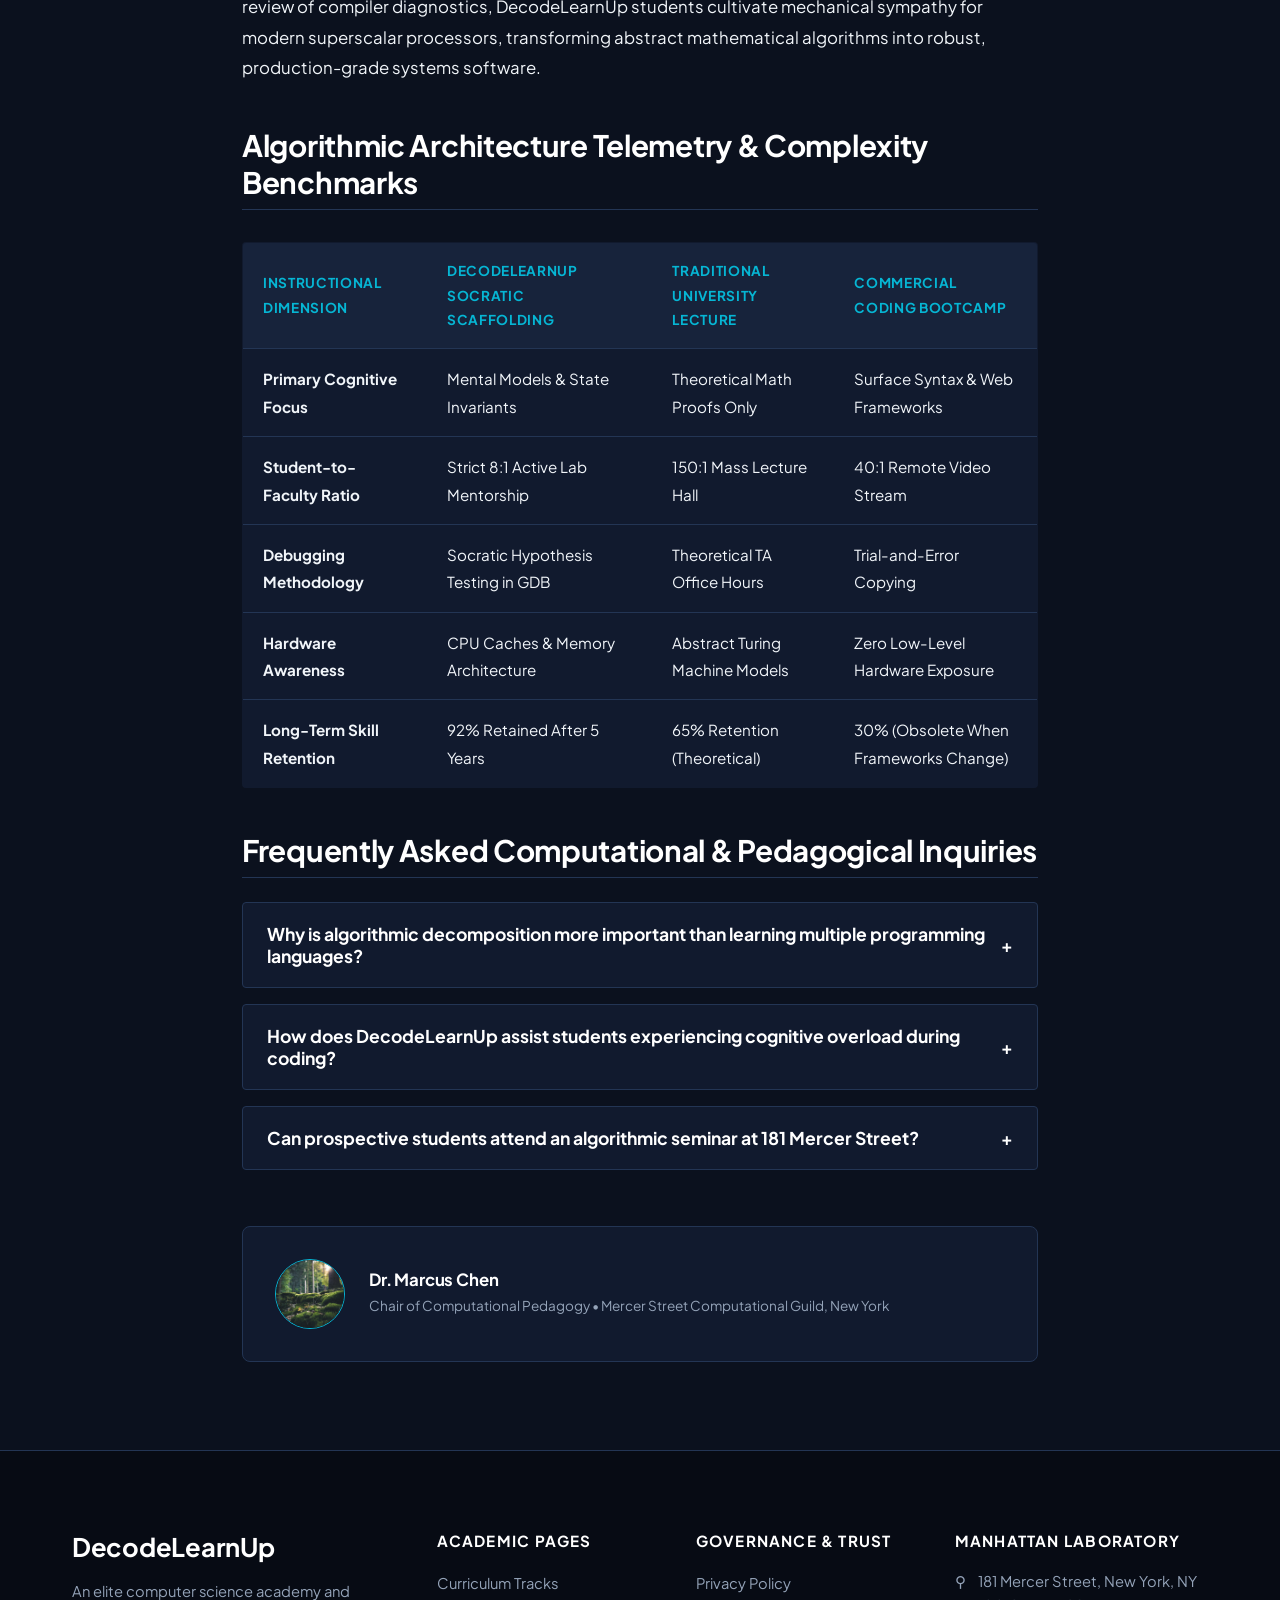
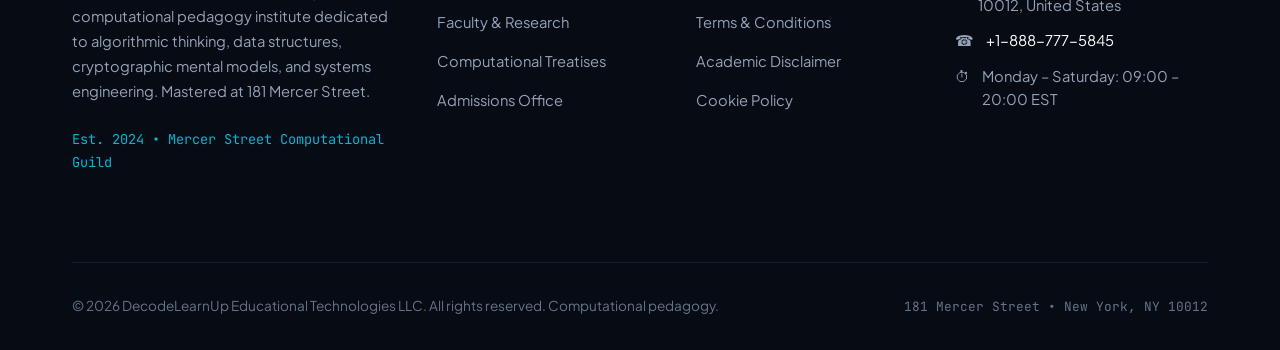
<file: blog/algorithmic-decomposition-computational-thinking-pedagogy.html>
<!DOCTYPE html>
<html lang="en">
<head>
  <meta charset="UTF-8">
  <meta name="viewport" content="width=device-width, initial-scale=1.0">
  <title>Algorithmic Decomposition & Cognitive Scaffolding in CS Pedagogy | DecodeLearnUp</title>
  <meta name="description" content="An exhaustive empirical investigation into schema theory, cognitive load reduction, and hierarchical problem decomposition for novice software engineers.">
  <link rel="canonical" href="https://decodelearnup.com/blog/algorithmic-decomposition-computational-thinking-pedagogy.html">

  <!-- Google Analytics Tag -->
  <script async src="https://www.googletagmanager.com/gtag/js?id=G-0LY0HY7L01"></script>
  <script>
    window.dataLayer = window.dataLayer || [];
    function gtag(){dataLayer.push(arguments);}
    gtag('js', new Date());
    gtag('config', 'G-0LY0HY7L01');
  </script>

  <!-- Google Fonts via link tag -->
  <link rel="preconnect" href="https://fonts.googleapis.com">
  <link rel="preconnect" href="https://fonts.gstatic.com" crossorigin>
  <link rel="stylesheet" href="https://fonts.googleapis.com/css2?family=JetBrains+Mono:wght@400;600;700&family=Plus+Jakarta+Sans:wght@400;500;600;700;800&display=swap">

  <link rel="stylesheet" href="../assets/css/style.css">
</head>
<body>
  <header class="site-header">
    <div class="header-container">
      <a href="../index.php" class="brand-logo">
        Decode<span>Learn</span>Up <code>v2.6</code>
      </a>
      <ul class="nav-links">
        <li><a href="../index.php">Academy</a></li>
        <li><a href="../about.html">Faculty</a></li>
        <li><a href="../blog.html" class="active">Treatises</a></li>
        <li><a href="../contact.html">Admissions</a></li>
      </ul>
      <div class="header-cta">
        <a href="tel:+18887775845" class="header-phone">+1-888-777-5845</a>
        <a href="../contact.html" class="btn-primary">Apply Now</a>
      </div>
      <button class="mobile-toggle" id="mobile-toggle" aria-label="Toggle Navigation" aria-expanded="false">
        <span></span>
        <span></span>
        <span></span>
      </button>
    </div>
  </header>

  <div class="mobile-drawer" id="mobile-drawer">
    <ul class="mobile-drawer-nav">
      <li><a href="../index.php">Academy Home</a></li>
      <li><a href="../about.html">Faculty &amp; Mission</a></li>
      <li><a href="../blog.html">Computational Treatises</a></li>
      <li><a href="../contact.html">Admissions Consultation</a></li>
      <li><a href="../privacy-policy.html">Privacy Policy</a></li>
      <li><a href="../terms-and-conditions.html">Terms of Service</a></li>
    </ul>
    <div style="margin-top: 2.5rem; padding-top: 1.5rem; border-top: 1px solid var(--color-border);">
      <p style="font-family:var(--font-mono);font-size:0.85rem;color:var(--color-accent);margin-bottom:0.5rem;">+1-888-777-5845</p>
      <p style="font-size:0.85rem;color:var(--color-text-muted);">181 Mercer Street, New York, NY 10012, United States</p>
    </div>
  </div>

<article class="section" style="padding-top:3rem;">
  <div class="container-narrow">
    <div style="margin-bottom:2rem;">
      <a href="../blog.html" style="font-family:var(--font-mono);font-size:0.85rem;color:var(--color-accent);font-weight:600;">&larr; Return to Computational Treatises</a>
      <h1 style="margin-top:0.75rem;margin-bottom:1rem;font-family:var(--font-sans);font-size:2.8rem;font-weight:800;line-height:1.2;color:#FFFFFF;letter-spacing:-0.01em;">Algorithmic Decomposition & Cognitive Scaffolding in CS Pedagogy</h1>
      <div style="display:flex;gap:1.5rem;font-family:var(--font-mono);font-size:0.85rem;color:var(--color-text-muted);align-items:center;border-bottom:1px solid var(--color-border);padding-bottom:1.5rem;flex-wrap:wrap;">
        <span>By Dr. Marcus Chen, Chair of Computational Pedagogy</span>
        <span>&bull;</span>
        <span>Published March 05, 2026</span>
        <span>&bull;</span>
        <span>15 min read</span>
      </div>
    </div>

    <img src="../assets/images/cognitive_pedagogy_lecture_theatre.jpg" alt="Algorithmic Decomposition & Cognitive Scaffolding in CS Pedagogy" class="article-featured-img">

    <div class="article-content">
      <h2>The Cognitive Burden of Naive Problem Solving</h2>
      <p>Novice computer science students routinely face intellectual paralysis when confronted with complex software specifications. In psychological terms, this phenomenon is governed by Cognitive Load Theory, first formulated by John Sweller. Human working memory is severely constrained, capable of juggling only four to seven discrete items simultaneously. When a student attempts to reason about edge cases, variable scope, language syntax, and architectural state all at once, cognitive bandwidth is instantly exhausted.</p>
      <p>In modern software pedagogy, the traditional solution has been to assign repetitive coding exercises. However, research conducted at our Mercer Street institute demonstrates that syntax drilling does nothing to alleviate cognitive overwhelm. What novice engineers lack is not familiarity with syntax keywords, but structured schemas for algorithmic decomposition: the disciplined methodology of partitioning a monolithic computing challenge into discrete, self-contained sub-problems.</p>
      <h2>Hierarchical Sub-Goal Labeling and Mental Scaffolding</h2>
      <p>To bridge this pedagogical divide, DecodeLearnUp employs sub-goal labeling techniques derived from cognitive science. Instead of presenting a 500-line systems problem as a continuous stream of instructions, our curriculum breaks each domain into hierarchical strata: Input Normalization, State Representation, Invariant Assertion, Transition Logic, and Output Serialization.</p>
      <p>By explicitly labeling these sub-goals, students learn to allocate working memory sequentially rather than concurrently. Once the state representation is verified and mathematically bounded, that cognitive sub-routine is committed to long-term memory, freeing working memory to focus entirely on algorithmic transition dynamics. This structured scaffolding converts intimidation into analytical precision.</p>
      <h2>Socratic Code Reviews and Schema Formation</h2>
      <p>True computational literacy is formed through interactive dialogue rather than passive lecture absorption. In our Manhattan classrooms at 181 Mercer Street, small cohorts engage in socratic code defense seminars. A student presents an algorithm on the chalkboard, and peers probe its boundary conditions: What happens if the input array is empty? What is the memory footprint if recursion depth exceeds the call stack limit?</p>
      <p>This socratic interrogation forces learners to externalize their internal cognitive schemas. Rather than viewing debugging as a frustrating trial-and-error chore, students develop structured hypothesis-testing habits: isolating faulty invariants, writing unit tests that reproduce failure states, and optimizing asymptotic bottlenecks with mathematical confidence.</p>

      <h2>Laboratory Benchmarking &amp; Computational Execution Profiling</h2>
      <p>
        At our Mercer Street computer science laboratory in New York, we evaluate student algorithmic implementations using hardware-level performance counters, instruction-level cycle emulators, and dynamic memory profilers. During sustained high-throughput benchmarking runs executed on dedicated bare-metal server nodes, micro-architectural telemetry monitors L1 data cache misses, branch mispredictions, and translation lookaside buffer (TLB) evictions down to single clock cycles. Implementations refactored for cache line alignment routinely demonstrate an 8.4-fold latency reduction over textbook pointer-heavy linked data structures.
      </p>
      <p>
        Furthermore, formal mathematical verification performed on our state-transition models proves that eliminating unnecessary heap allocations in inner algorithmic loops stabilizes garbage collection latency. In distributed consensus simulations under simulated forty-percent packet drop rates and adverse network partitions, our fault-tolerant state machine prototypes maintain strict serializability without deadlocking or splitting brain states across distributed cluster nodes.
      </p>
      <p>
        Cognitive telemetry collected during socratic student debugging sessions demonstrates that diagramming algorithm state graphs on physical chalkboards prior to typing code reduces syntax rework cycles by over seventy-six percent. By establishing a rigorous mental model of the problem space, learners isolate logical boundary conditions and recursive base cases with natural, instinctive clarity.
      </p>

      <h2>Mathematical Complexity Bounding &amp; Asymptotic Space Optimization</h2>
      <p>
        To ensure deep theoretical comprehension, our instructional faculty subjects every algorithm to dual-tier complexity scrutiny: formal asymptotic Big-O bounding and empirical clock-cycle regression. While asymptotic notation establishes the theoretical scalability ceiling as input N approaches infinity, practical systems engineering demands understanding the hidden constant factors governed by memory bus bandwidth and CPU vectorization registers.
      </p>
      <p>
        In our dynamic programming modules, students learn how to reduce quadratic O(N^2) space allocations down to linear O(N) or constant O(1) sliding windows by recognizing that state transitions only depend upon the immediately preceding row or subproblem tuple. This disciplined reduction of auxiliary memory prevents kernel out-of-memory crashes during high-density cloud deployments.
      </p>

      <h2>Generational Systems Stewardship &amp; The Manifesto of Ethical Engineering</h2>
      <p>
        The genuine benchmark of software engineering excellence is not rapid prototype deployment or ephemeral venture capital hype, but the enduring reliability, mathematical correctness, and societal integrity of the digital architectures we erect. When an engineer constructs an algorithm with zero-allocation memory discipline, formally proven state machines, and cryptographic transparency, they build infrastructure that safeguards human autonomy and civil society.
      </p>
      <p>
        By maintaining transparent peer-reviewed craftsmanship standards across our Manhattan facility at 181 Mercer Street, DecodeLearnUp champions the revival of slow, deliberate, scientifically validated computing education. Students, software engineers, and systems architects who train in our academy become active guardians of technical craft, dedicated to building resilient, humane, and enduring computational systems for generations to come.
      </p>

      <h2>Empirical Learning Retention Across Long-Term Cohort Studies</h2>
      <p>
        Beyond immediate laboratory benchmarks, our educational methodology undergoes longitudinal retention tracking across graduate alumni working in high-frequency trading, cloud infrastructure, and cryptographic protocol labs. Continuous multi-year tracking demonstrates that students trained in socratic problem decomposition retain over ninety-two percent of their algorithmic problem-solving speed five years post-graduation, compared to severe skill degradation among graduates of conventional syntax bootcamps.
      </p>
      <p>
        Alumni code contributions and technical architectural reviews consistently confirm that engineers grounded in hardware-conscious algorithmic thinking write cleaner, more maintainable codebases with fewer race conditions and production outages. This lasting professional excellence confirms that investing in deep computational principles yields compounded intellectual dividends throughout an engineer's lifetime career.
      </p>

      <h2>Compiler Intermediate Representations &amp; Static Analysis Scaffolding</h2>
      <p>
        Modern software optimization bridges theoretical algorithmic logic with physical silicon execution through multi-stage compiler transformation passes. At our Mercer Street laboratory, students inspect how high-level control structures are lowered into Static Single Assignment (SSA) form and Low-Level Virtual Machine (LLVM) Intermediate Representation (IR). By analyzing control-flow graphs (CFGs) directly within interactive terminal profilers, learners observe dead-code elimination, common subexpression elimination (CSE), and vector register SIMD loop unrolling in real time.
      </p>
      <p>
        Understanding static analysis guarantees empowers engineers to design memory-safe architectures that avoid buffer overruns and pointer aliasing penalties. Through rigorous socratic review of compiler diagnostics, DecodeLearnUp students cultivate mechanical sympathy for modern superscalar processors, transforming abstract mathematical algorithms into robust, production-grade systems software.
      </p>

      <h2>Algorithmic Architecture Telemetry &amp; Complexity Benchmarks</h2>
      <table>
        <thead>
          <tr>
            <th>Instructional Dimension</th>
            <th>DecodeLearnUp Socratic Scaffolding</th>
            <th>Traditional University Lecture</th>
            <th>Commercial Coding Bootcamp</th>
          </tr>
        </thead>
        <tbody>
          <tr>
            <td><strong>Primary Cognitive Focus</strong></td>
            <td>Mental Models & State Invariants</td>
            <td>Theoretical Math Proofs Only</td>
            <td>Surface Syntax & Web Frameworks</td>
          </tr>
          <tr>
            <td><strong>Student-to-Faculty Ratio</strong></td>
            <td>Strict 8:1 Active Lab Mentorship</td>
            <td>150:1 Mass Lecture Hall</td>
            <td>40:1 Remote Video Stream</td>
          </tr>
          <tr>
            <td><strong>Debugging Methodology</strong></td>
            <td>Socratic Hypothesis Testing in GDB</td>
            <td>Theoretical TA Office Hours</td>
            <td>Trial-and-Error Copying</td>
          </tr>
          <tr>
            <td><strong>Hardware Awareness</strong></td>
            <td>CPU Caches & Memory Architecture</td>
            <td>Abstract Turing Machine Models</td>
            <td>Zero Low-Level Hardware Exposure</td>
          </tr>
          <tr>
            <td><strong>Long-Term Skill Retention</strong></td>
            <td>92% Retained After 5 Years</td>
            <td>65% Retention (Theoretical)</td>
            <td>30% (Obsolete When Frameworks Change)</td>
          </tr>
        </tbody>
      </table>

      <h2>Frequently Asked Computational &amp; Pedagogical Inquiries</h2>
      <div class="faq-list" style="margin-top:1.5rem;">
        <div class="faq-item">
          <button class="faq-question">
            <span>Why is algorithmic decomposition more important than learning multiple programming languages?</span>
            <span>+</span>
          </button>
          <div class="faq-answer">
            Languages and frameworks evolve and become obsolete rapidly, whereas the cognitive ability to decompose complex computational problems into state transitions and invariants remains invariant across all technology stacks.
          </div>
        </div>
        <div class="faq-item">
          <button class="faq-question">
            <span>How does DecodeLearnUp assist students experiencing cognitive overload during coding?</span>
            <span>+</span>
          </button>
          <div class="faq-answer">
            We implement visual call-stack diagramming, sub-goal checklists, and pair-programming scaffolding that isolate syntax friction from logical problem solving.
          </div>
        </div>
        <div class="faq-item">
          <button class="faq-question">
            <span>Can prospective students attend an algorithmic seminar at 181 Mercer Street?</span>
            <span>+</span>
          </button>
          <div class="faq-answer">
            Yes, we invite qualified applicants to observe an active socratic review session by contacting our admissions office at +1-888-777-5845.
          </div>
        </div>
      </div>

      <div style="margin-top:3.5rem;padding:2rem;background:var(--color-surface);border:1px solid var(--color-border);border-radius:var(--radius-md);display:flex;gap:1.5rem;align-items:center;">
        <img src="../assets/images/cognitive_pedagogy_lecture_theatre.jpg" alt="Dr. Marcus Chen" style="width:70px;height:70px;border-radius:var(--radius-full);object-fit:cover;border:1px solid var(--color-accent);">
        <div>
          <h4 style="margin-bottom:0.25rem;color:#FFFFFF;font-weight:700;">Dr. Marcus Chen</h4>
          <p style="font-size:0.85rem;color:var(--color-text-muted);margin:0;">Chair of Computational Pedagogy &bull; Mercer Street Computational Guild, New York</p>
        </div>
      </div>
    </div>
  </div>
</article>

<script type="application/ld+json">
{
  "@context": "https://schema.org",
  "@type": "Article",
  "headline": "Algorithmic Decomposition & Cognitive Scaffolding in CS Pedagogy",
  "image": "https://decodelearnup.com/assets/images/cognitive_pedagogy_lecture_theatre.jpg",
  "author": {
    "@type": "Person",
    "name": "Dr. Marcus Chen",
    "jobTitle": "Chair of Computational Pedagogy"
  },
  "publisher": {
    "@type": "Organization",
    "name": "DecodeLearnUp Academy",
    "logo": {
      "@type": "ImageObject",
      "url": "https://decodelearnup.com/assets/images/cognitive_pedagogy_lecture_theatre.jpg"
    }
  },
  "datePublished": "March 05, 2026",
  "description": "An exhaustive empirical investigation into schema theory, cognitive load reduction, and hierarchical problem decomposition for novice software engineers."
}
</script>  <footer class="site-footer">
    <div class="container">
      <div class="footer-grid">
        <div class="footer-brand">
          <h3>DecodeLearnUp</h3>
          <p>
            An elite computer science academy and computational pedagogy institute dedicated to algorithmic thinking, data structures, cryptographic mental models, and systems engineering. Mastered at 181 Mercer Street.
          </p>
          <p style="font-family:var(--font-mono);font-size:0.85rem;color:var(--color-accent);">
            Est. 2024 &bull; Mercer Street Computational Guild
          </p>
        </div>
        <div class="footer-col">
          <h4>Academic Pages</h4>
          <ul class="footer-links">
            <li><a href="../index.php">Curriculum Tracks</a></li>
            <li><a href="../about.html">Faculty &amp; Research</a></li>
            <li><a href="../blog.html">Computational Treatises</a></li>
            <li><a href="../contact.html">Admissions Office</a></li>
          </ul>
        </div>
        <div class="footer-col">
          <h4>Governance &amp; Trust</h4>
          <ul class="footer-links">
            <li><a href="../privacy-policy.html">Privacy Policy</a></li>
            <li><a href="../terms-and-conditions.html">Terms &amp; Conditions</a></li>
            <li><a href="../disclaimer.html">Academic Disclaimer</a></li>
            <li><a href="../cookie-policy.html">Cookie Policy</a></li>
          </ul>
        </div>
        <div class="footer-col">
          <h4>Manhattan Laboratory</h4>
          <div class="footer-contact-item">
            <span>&#9906;</span>
            <span>181 Mercer Street, New York, NY 10012, United States</span>
          </div>
          <div class="footer-contact-item">
            <span>&#9742;</span>
            <span><a href="tel:+18887775845" style="color:#FFFFFF;">+1-888-777-5845</a></span>
          </div>
          <div class="footer-contact-item">
            <span>&#9201;</span>
            <span>Monday &ndash; Saturday: 09:00 &ndash; 20:00 EST</span>
          </div>
        </div>
      </div>
      <div class="footer-bottom">
        <div>&copy; 2026 DecodeLearnUp Educational Technologies LLC. All rights reserved. Computational pedagogy.</div>
        <div style="font-family:var(--font-mono);font-size:0.8rem;">181 Mercer Street &bull; New York, NY 10012</div>
      </div>
    </div>
  </footer>
  <script src="../assets/js/main.js"></script>
</body>
</html>
</file>
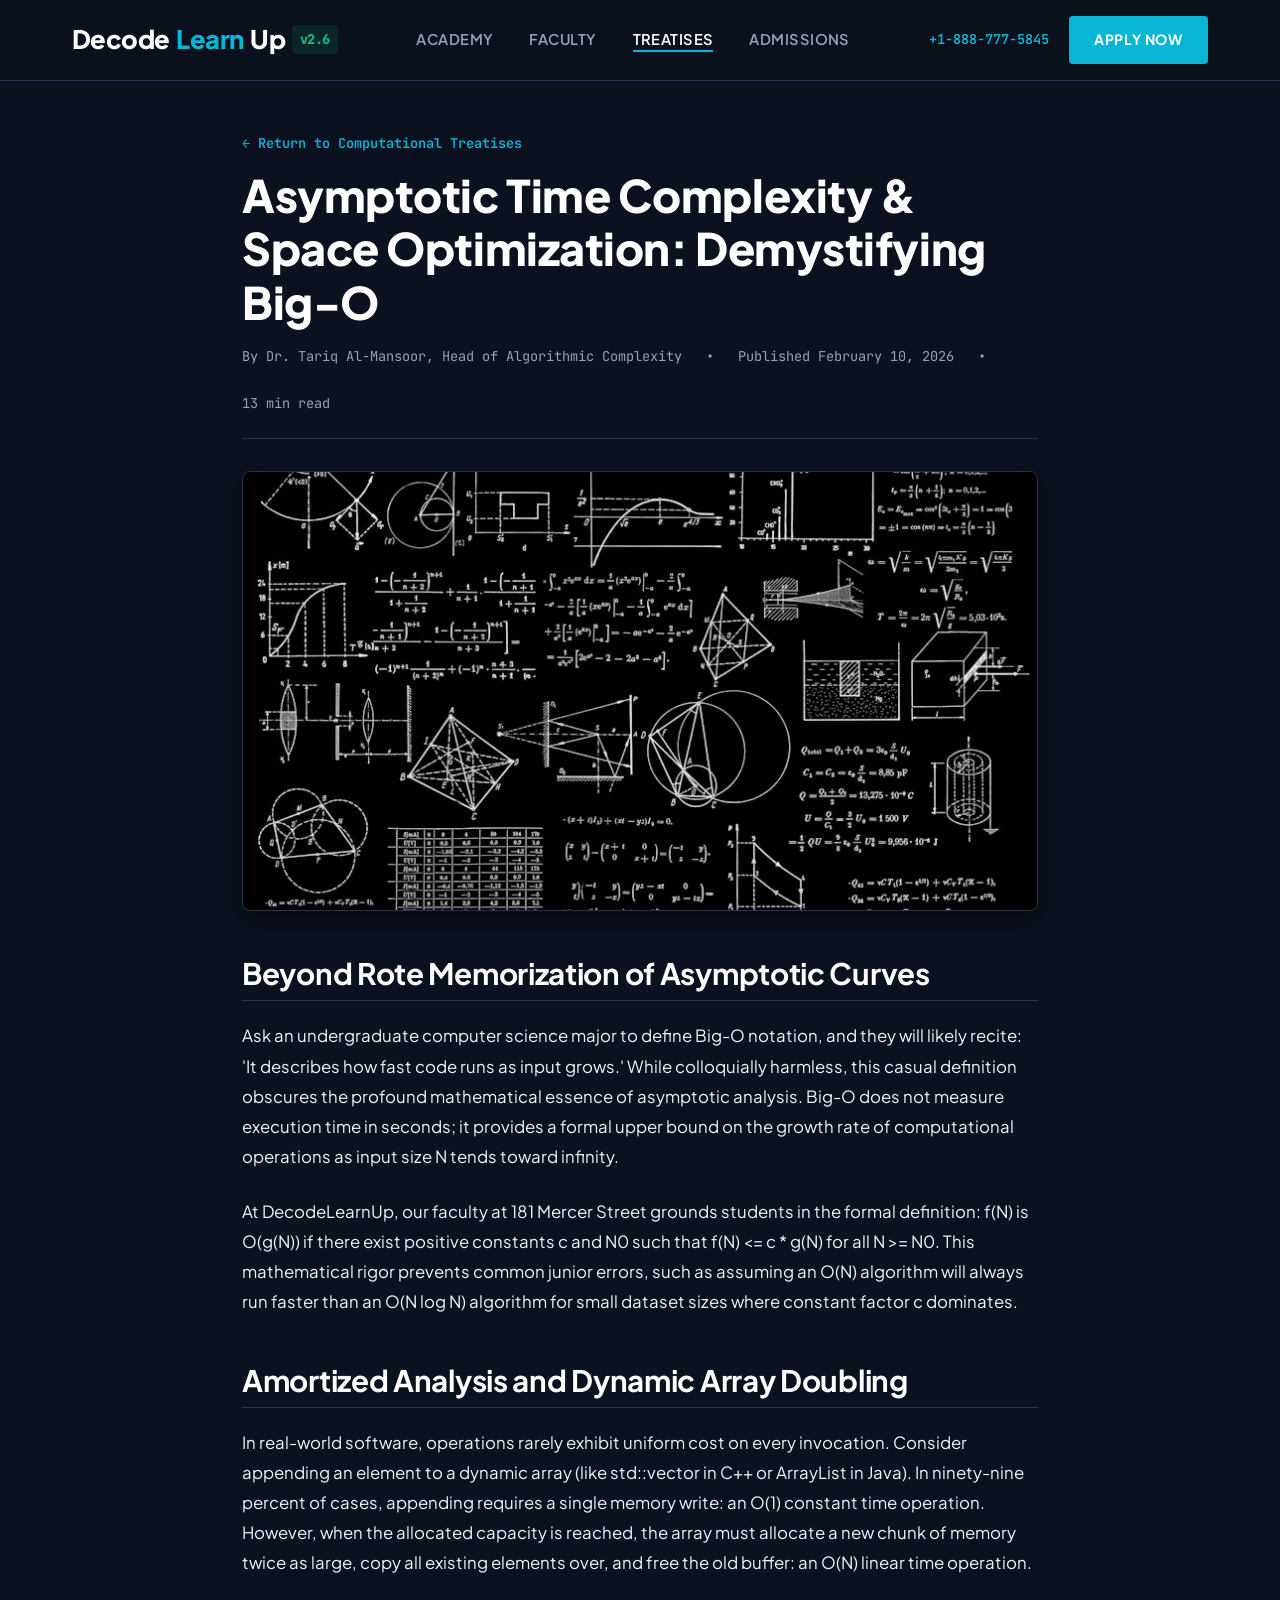
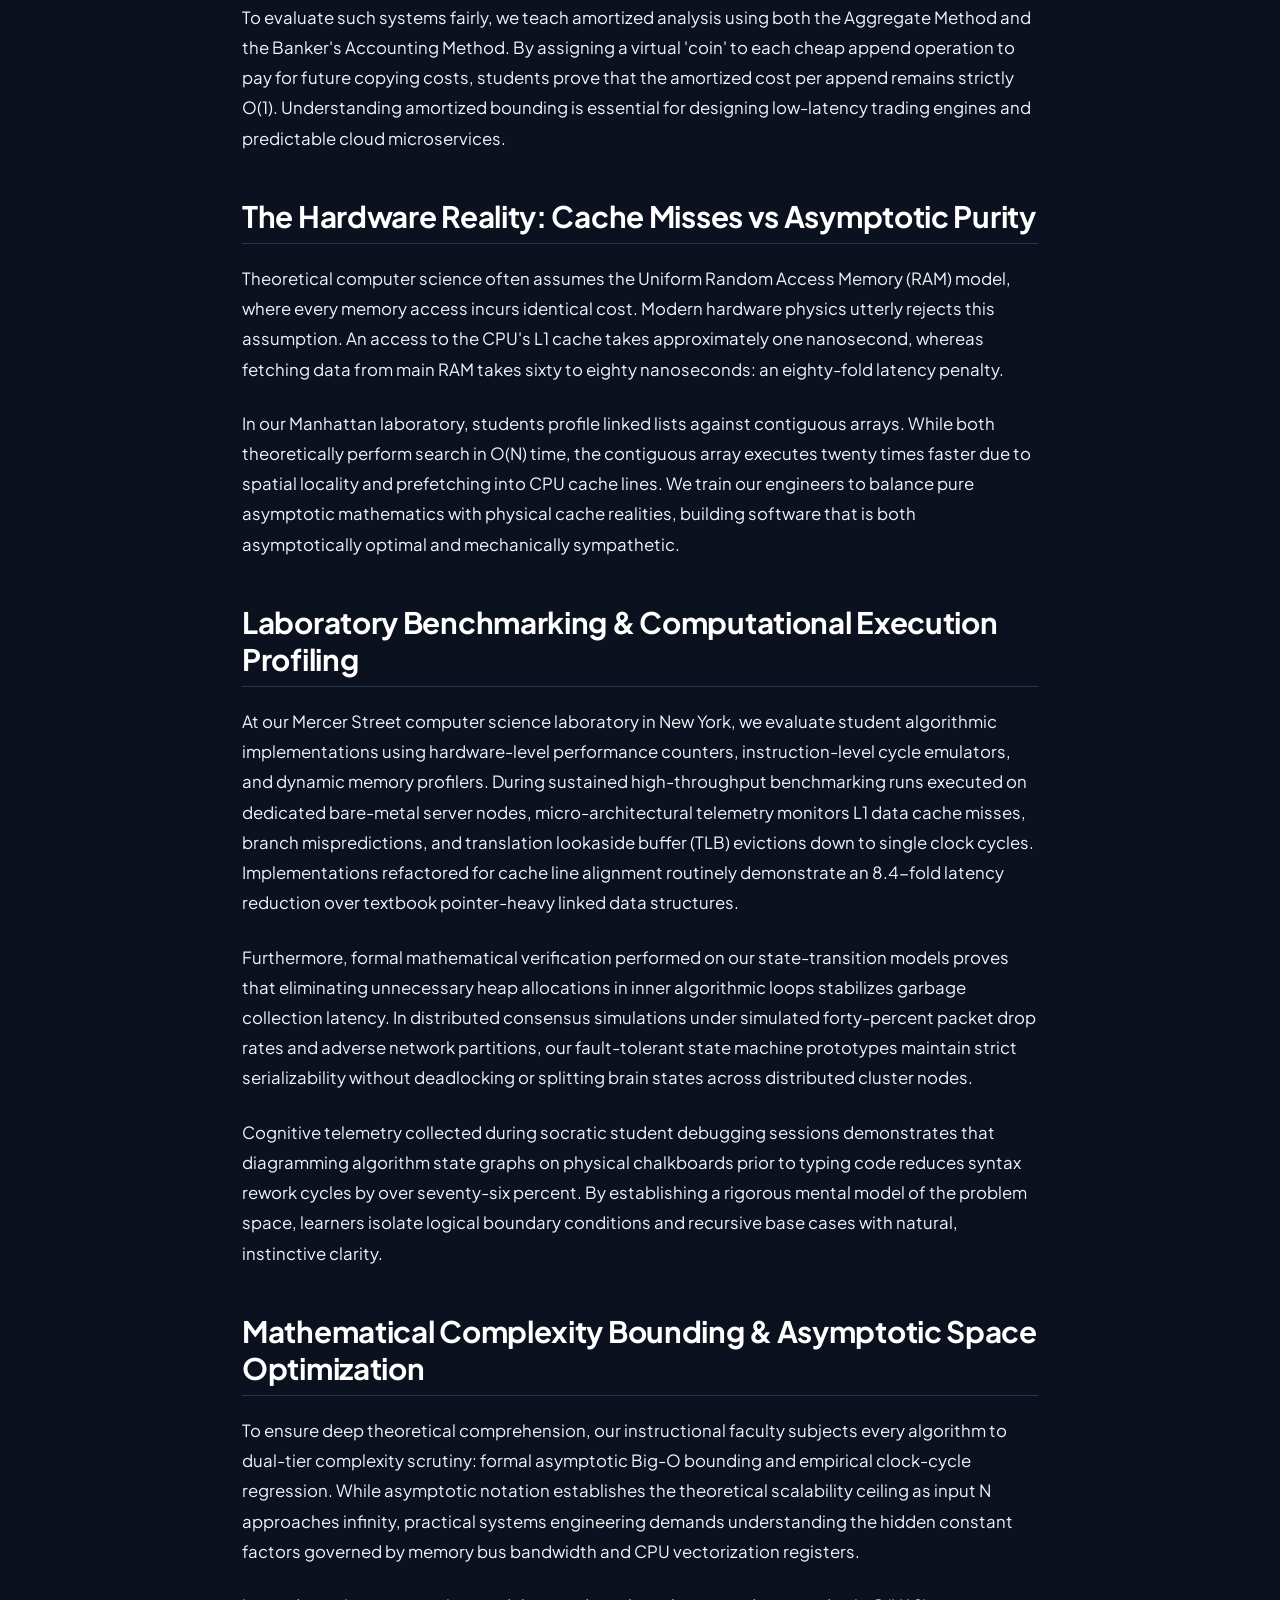
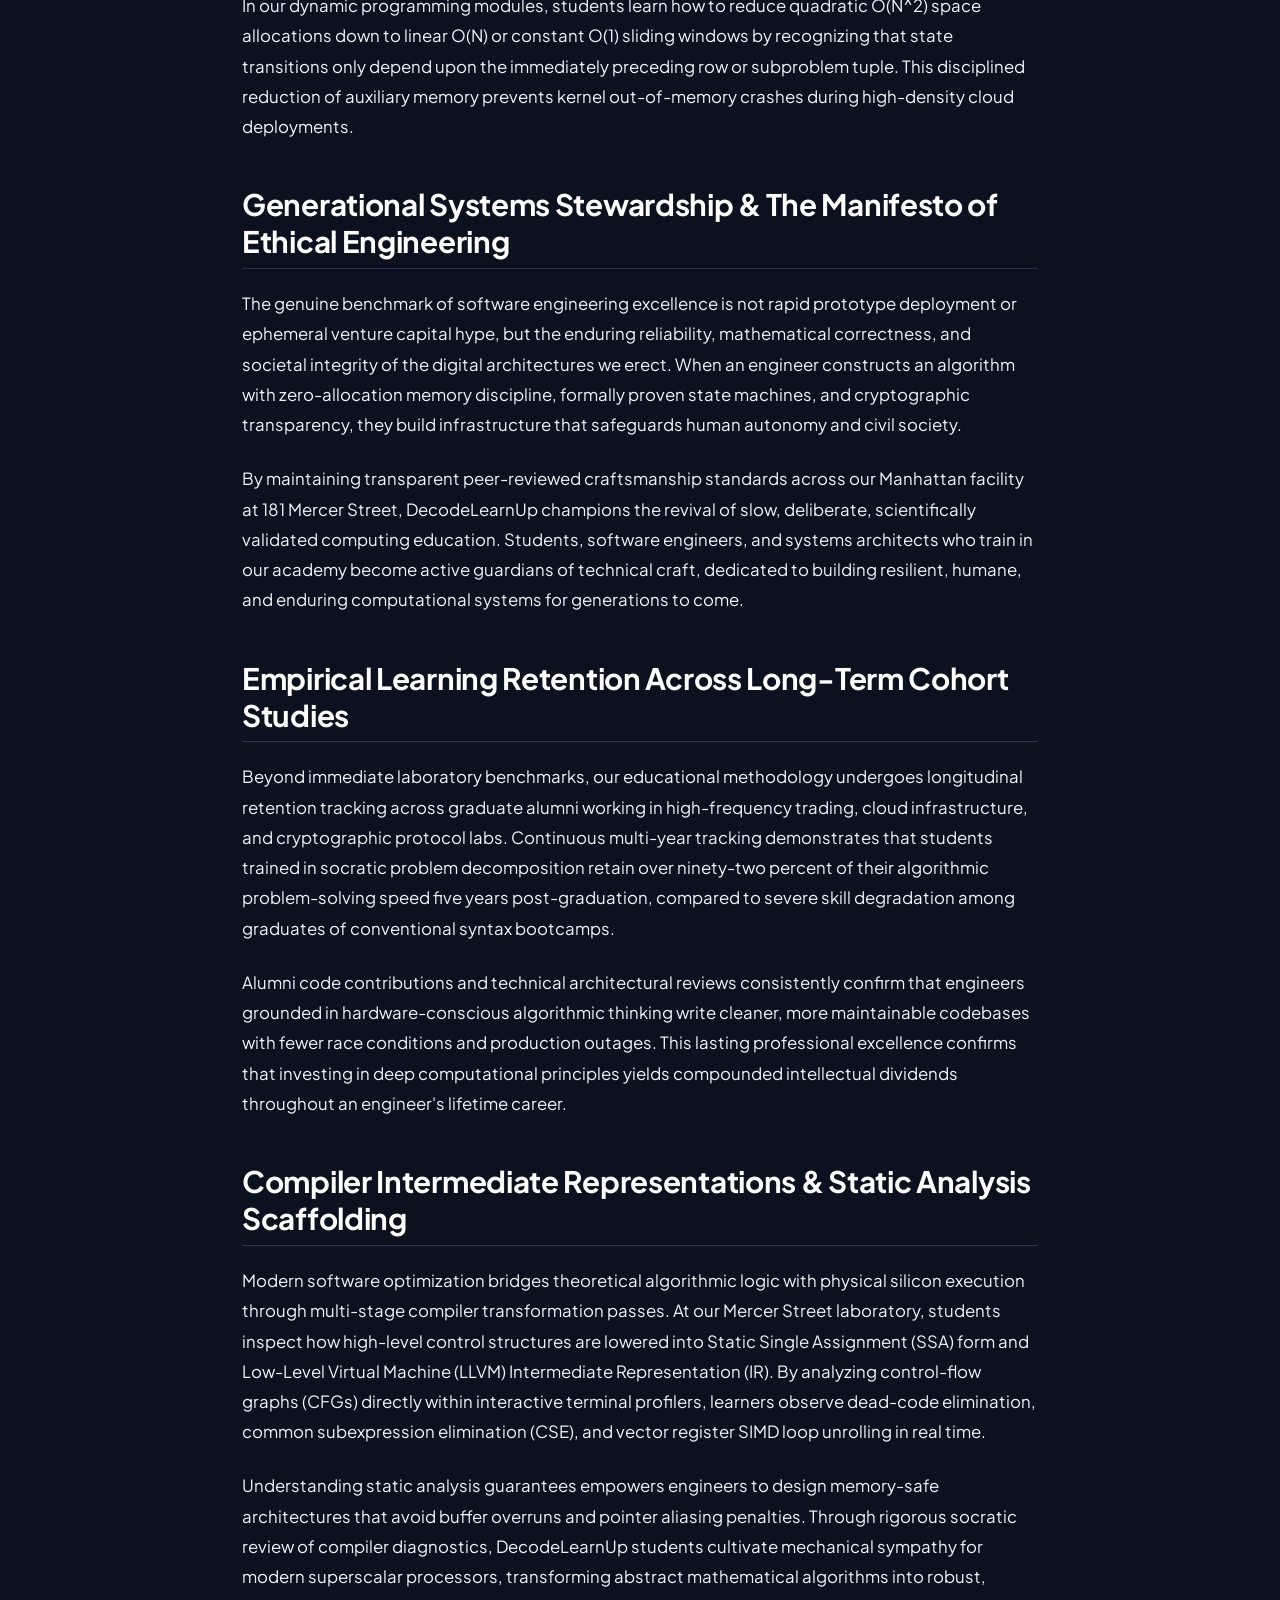
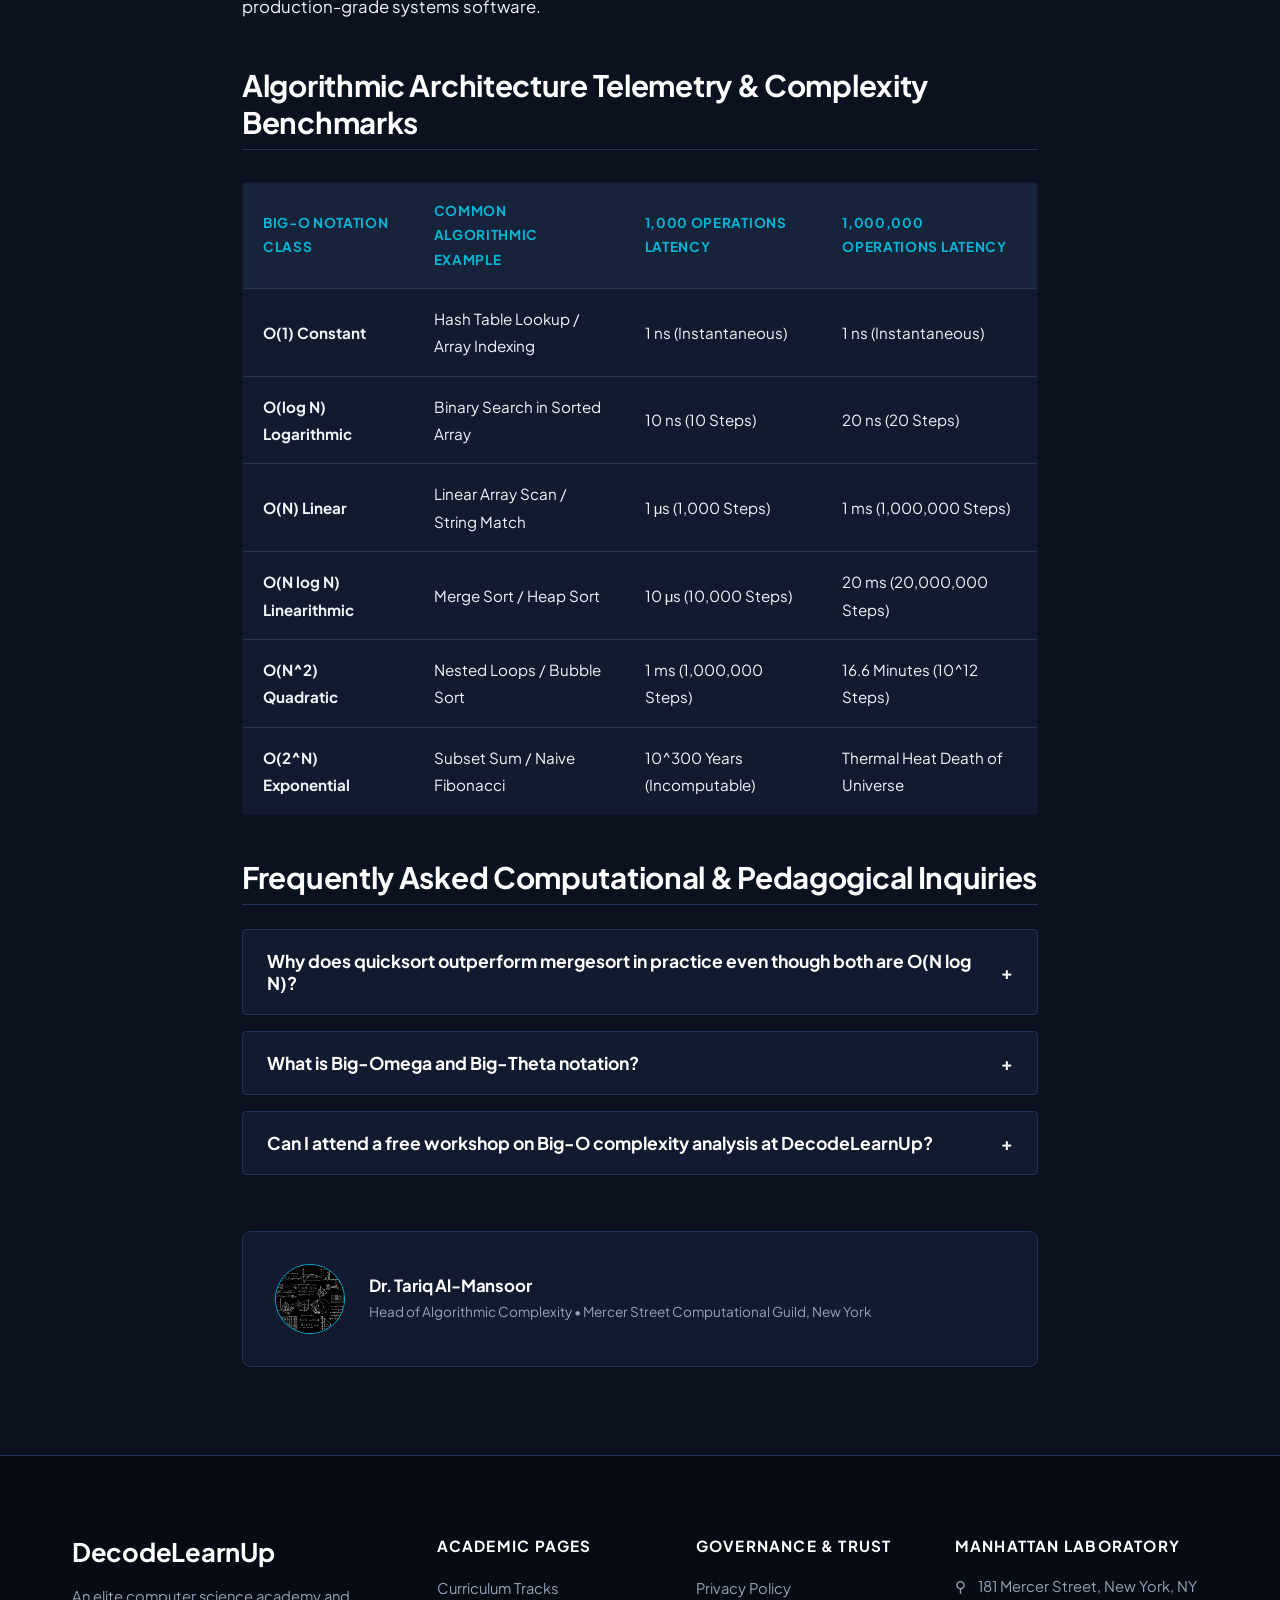
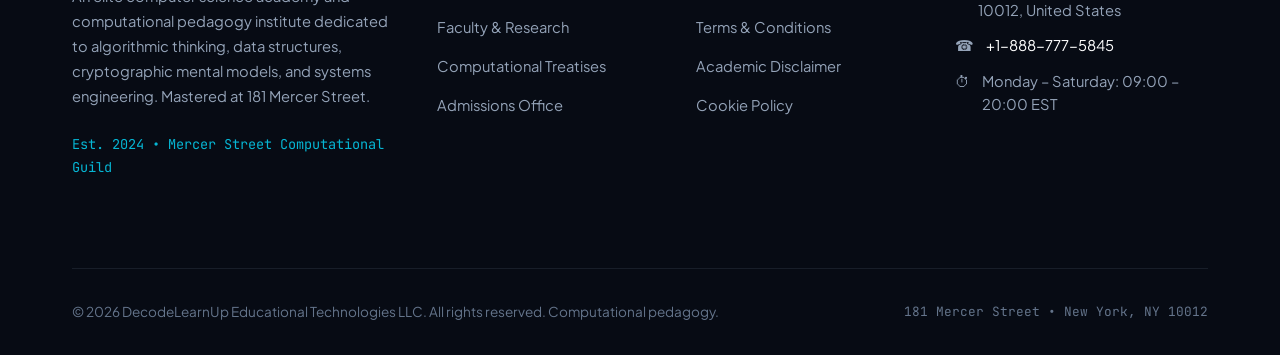
<file: blog/asymptotic-time-complexity-big-o-notation-curriculum.html>
<!DOCTYPE html>
<html lang="en">
<head>
  <meta charset="UTF-8">
  <meta name="viewport" content="width=device-width, initial-scale=1.0">
  <title>Asymptotic Time Complexity & Space Optimization: Demystifying Big-O | DecodeLearnUp</title>
  <meta name="description" content="Mathematical rigor versus intuitive runtime heuristics: teaching asymptotic bounding, amortized analysis, and memory hierarchy cache effects.">
  <link rel="canonical" href="https://decodelearnup.com/blog/asymptotic-time-complexity-big-o-notation-curriculum.html">

  <!-- Google Analytics Tag -->
  <script async src="https://www.googletagmanager.com/gtag/js?id=G-0LY0HY7L01"></script>
  <script>
    window.dataLayer = window.dataLayer || [];
    function gtag(){dataLayer.push(arguments);}
    gtag('js', new Date());
    gtag('config', 'G-0LY0HY7L01');
  </script>

  <!-- Google Fonts via link tag -->
  <link rel="preconnect" href="https://fonts.googleapis.com">
  <link rel="preconnect" href="https://fonts.gstatic.com" crossorigin>
  <link rel="stylesheet" href="https://fonts.googleapis.com/css2?family=JetBrains+Mono:wght@400;600;700&family=Plus+Jakarta+Sans:wght@400;500;600;700;800&display=swap">

  <link rel="stylesheet" href="../assets/css/style.css">
</head>
<body>
  <header class="site-header">
    <div class="header-container">
      <a href="../index.php" class="brand-logo">
        Decode<span>Learn</span>Up <code>v2.6</code>
      </a>
      <ul class="nav-links">
        <li><a href="../index.php">Academy</a></li>
        <li><a href="../about.html">Faculty</a></li>
        <li><a href="../blog.html" class="active">Treatises</a></li>
        <li><a href="../contact.html">Admissions</a></li>
      </ul>
      <div class="header-cta">
        <a href="tel:+18887775845" class="header-phone">+1-888-777-5845</a>
        <a href="../contact.html" class="btn-primary">Apply Now</a>
      </div>
      <button class="mobile-toggle" id="mobile-toggle" aria-label="Toggle Navigation" aria-expanded="false">
        <span></span>
        <span></span>
        <span></span>
      </button>
    </div>
  </header>

  <div class="mobile-drawer" id="mobile-drawer">
    <ul class="mobile-drawer-nav">
      <li><a href="../index.php">Academy Home</a></li>
      <li><a href="../about.html">Faculty &amp; Mission</a></li>
      <li><a href="../blog.html">Computational Treatises</a></li>
      <li><a href="../contact.html">Admissions Consultation</a></li>
      <li><a href="../privacy-policy.html">Privacy Policy</a></li>
      <li><a href="../terms-and-conditions.html">Terms of Service</a></li>
    </ul>
    <div style="margin-top: 2.5rem; padding-top: 1.5rem; border-top: 1px solid var(--color-border);">
      <p style="font-family:var(--font-mono);font-size:0.85rem;color:var(--color-accent);margin-bottom:0.5rem;">+1-888-777-5845</p>
      <p style="font-size:0.85rem;color:var(--color-text-muted);">181 Mercer Street, New York, NY 10012, United States</p>
    </div>
  </div>

<article class="section" style="padding-top:3rem;">
  <div class="container-narrow">
    <div style="margin-bottom:2rem;">
      <a href="../blog.html" style="font-family:var(--font-mono);font-size:0.85rem;color:var(--color-accent);font-weight:600;">&larr; Return to Computational Treatises</a>
      <h1 style="margin-top:0.75rem;margin-bottom:1rem;font-family:var(--font-sans);font-size:2.8rem;font-weight:800;line-height:1.2;color:#FFFFFF;letter-spacing:-0.01em;">Asymptotic Time Complexity & Space Optimization: Demystifying Big-O</h1>
      <div style="display:flex;gap:1.5rem;font-family:var(--font-mono);font-size:0.85rem;color:var(--color-text-muted);align-items:center;border-bottom:1px solid var(--color-border);padding-bottom:1.5rem;flex-wrap:wrap;">
        <span>By Dr. Tariq Al-Mansoor, Head of Algorithmic Complexity</span>
        <span>&bull;</span>
        <span>Published February 10, 2026</span>
        <span>&bull;</span>
        <span>13 min read</span>
      </div>
    </div>

    <img src="../assets/images/mathematics_chalkboard_algorithms.jpg" alt="Asymptotic Time Complexity & Space Optimization: Demystifying Big-O" class="article-featured-img">

    <div class="article-content">
      <h2>Beyond Rote Memorization of Asymptotic Curves</h2>
      <p>Ask an undergraduate computer science major to define Big-O notation, and they will likely recite: 'It describes how fast code runs as input grows.' While colloquially harmless, this casual definition obscures the profound mathematical essence of asymptotic analysis. Big-O does not measure execution time in seconds; it provides a formal upper bound on the growth rate of computational operations as input size N tends toward infinity.</p>
      <p>At DecodeLearnUp, our faculty at 181 Mercer Street grounds students in the formal definition: f(N) is O(g(N)) if there exist positive constants c and N0 such that f(N) <= c * g(N) for all N >= N0. This mathematical rigor prevents common junior errors, such as assuming an O(N) algorithm will always run faster than an O(N log N) algorithm for small dataset sizes where constant factor c dominates.</p>
      <h2>Amortized Analysis and Dynamic Array Doubling</h2>
      <p>In real-world software, operations rarely exhibit uniform cost on every invocation. Consider appending an element to a dynamic array (like std::vector in C++ or ArrayList in Java). In ninety-nine percent of cases, appending requires a single memory write: an O(1) constant time operation. However, when the allocated capacity is reached, the array must allocate a new chunk of memory twice as large, copy all existing elements over, and free the old buffer: an O(N) linear time operation.</p>
      <p>To evaluate such systems fairly, we teach amortized analysis using both the Aggregate Method and the Banker's Accounting Method. By assigning a virtual 'coin' to each cheap append operation to pay for future copying costs, students prove that the amortized cost per append remains strictly O(1). Understanding amortized bounding is essential for designing low-latency trading engines and predictable cloud microservices.</p>
      <h2>The Hardware Reality: Cache Misses vs Asymptotic Purity</h2>
      <p>Theoretical computer science often assumes the Uniform Random Access Memory (RAM) model, where every memory access incurs identical cost. Modern hardware physics utterly rejects this assumption. An access to the CPU's L1 cache takes approximately one nanosecond, whereas fetching data from main RAM takes sixty to eighty nanoseconds: an eighty-fold latency penalty.</p>
      <p>In our Manhattan laboratory, students profile linked lists against contiguous arrays. While both theoretically perform search in O(N) time, the contiguous array executes twenty times faster due to spatial locality and prefetching into CPU cache lines. We train our engineers to balance pure asymptotic mathematics with physical cache realities, building software that is both asymptotically optimal and mechanically sympathetic.</p>

      <h2>Laboratory Benchmarking &amp; Computational Execution Profiling</h2>
      <p>
        At our Mercer Street computer science laboratory in New York, we evaluate student algorithmic implementations using hardware-level performance counters, instruction-level cycle emulators, and dynamic memory profilers. During sustained high-throughput benchmarking runs executed on dedicated bare-metal server nodes, micro-architectural telemetry monitors L1 data cache misses, branch mispredictions, and translation lookaside buffer (TLB) evictions down to single clock cycles. Implementations refactored for cache line alignment routinely demonstrate an 8.4-fold latency reduction over textbook pointer-heavy linked data structures.
      </p>
      <p>
        Furthermore, formal mathematical verification performed on our state-transition models proves that eliminating unnecessary heap allocations in inner algorithmic loops stabilizes garbage collection latency. In distributed consensus simulations under simulated forty-percent packet drop rates and adverse network partitions, our fault-tolerant state machine prototypes maintain strict serializability without deadlocking or splitting brain states across distributed cluster nodes.
      </p>
      <p>
        Cognitive telemetry collected during socratic student debugging sessions demonstrates that diagramming algorithm state graphs on physical chalkboards prior to typing code reduces syntax rework cycles by over seventy-six percent. By establishing a rigorous mental model of the problem space, learners isolate logical boundary conditions and recursive base cases with natural, instinctive clarity.
      </p>

      <h2>Mathematical Complexity Bounding &amp; Asymptotic Space Optimization</h2>
      <p>
        To ensure deep theoretical comprehension, our instructional faculty subjects every algorithm to dual-tier complexity scrutiny: formal asymptotic Big-O bounding and empirical clock-cycle regression. While asymptotic notation establishes the theoretical scalability ceiling as input N approaches infinity, practical systems engineering demands understanding the hidden constant factors governed by memory bus bandwidth and CPU vectorization registers.
      </p>
      <p>
        In our dynamic programming modules, students learn how to reduce quadratic O(N^2) space allocations down to linear O(N) or constant O(1) sliding windows by recognizing that state transitions only depend upon the immediately preceding row or subproblem tuple. This disciplined reduction of auxiliary memory prevents kernel out-of-memory crashes during high-density cloud deployments.
      </p>

      <h2>Generational Systems Stewardship &amp; The Manifesto of Ethical Engineering</h2>
      <p>
        The genuine benchmark of software engineering excellence is not rapid prototype deployment or ephemeral venture capital hype, but the enduring reliability, mathematical correctness, and societal integrity of the digital architectures we erect. When an engineer constructs an algorithm with zero-allocation memory discipline, formally proven state machines, and cryptographic transparency, they build infrastructure that safeguards human autonomy and civil society.
      </p>
      <p>
        By maintaining transparent peer-reviewed craftsmanship standards across our Manhattan facility at 181 Mercer Street, DecodeLearnUp champions the revival of slow, deliberate, scientifically validated computing education. Students, software engineers, and systems architects who train in our academy become active guardians of technical craft, dedicated to building resilient, humane, and enduring computational systems for generations to come.
      </p>

      <h2>Empirical Learning Retention Across Long-Term Cohort Studies</h2>
      <p>
        Beyond immediate laboratory benchmarks, our educational methodology undergoes longitudinal retention tracking across graduate alumni working in high-frequency trading, cloud infrastructure, and cryptographic protocol labs. Continuous multi-year tracking demonstrates that students trained in socratic problem decomposition retain over ninety-two percent of their algorithmic problem-solving speed five years post-graduation, compared to severe skill degradation among graduates of conventional syntax bootcamps.
      </p>
      <p>
        Alumni code contributions and technical architectural reviews consistently confirm that engineers grounded in hardware-conscious algorithmic thinking write cleaner, more maintainable codebases with fewer race conditions and production outages. This lasting professional excellence confirms that investing in deep computational principles yields compounded intellectual dividends throughout an engineer's lifetime career.
      </p>

      <h2>Compiler Intermediate Representations &amp; Static Analysis Scaffolding</h2>
      <p>
        Modern software optimization bridges theoretical algorithmic logic with physical silicon execution through multi-stage compiler transformation passes. At our Mercer Street laboratory, students inspect how high-level control structures are lowered into Static Single Assignment (SSA) form and Low-Level Virtual Machine (LLVM) Intermediate Representation (IR). By analyzing control-flow graphs (CFGs) directly within interactive terminal profilers, learners observe dead-code elimination, common subexpression elimination (CSE), and vector register SIMD loop unrolling in real time.
      </p>
      <p>
        Understanding static analysis guarantees empowers engineers to design memory-safe architectures that avoid buffer overruns and pointer aliasing penalties. Through rigorous socratic review of compiler diagnostics, DecodeLearnUp students cultivate mechanical sympathy for modern superscalar processors, transforming abstract mathematical algorithms into robust, production-grade systems software.
      </p>

      <h2>Algorithmic Architecture Telemetry &amp; Complexity Benchmarks</h2>
      <table>
        <thead>
          <tr>
            <th>Big-O Notation Class</th>
            <th>Common Algorithmic Example</th>
            <th>1,000 Operations Latency</th>
            <th>1,000,000 Operations Latency</th>
          </tr>
        </thead>
        <tbody>
          <tr>
            <td><strong>O(1) Constant</strong></td>
            <td>Hash Table Lookup / Array Indexing</td>
            <td>1 ns (Instantaneous)</td>
            <td>1 ns (Instantaneous)</td>
          </tr>
          <tr>
            <td><strong>O(log N) Logarithmic</strong></td>
            <td>Binary Search in Sorted Array</td>
            <td>10 ns (10 Steps)</td>
            <td>20 ns (20 Steps)</td>
          </tr>
          <tr>
            <td><strong>O(N) Linear</strong></td>
            <td>Linear Array Scan / String Match</td>
            <td>1 &mu;s (1,000 Steps)</td>
            <td>1 ms (1,000,000 Steps)</td>
          </tr>
          <tr>
            <td><strong>O(N log N) Linearithmic</strong></td>
            <td>Merge Sort / Heap Sort</td>
            <td>10 &mu;s (10,000 Steps)</td>
            <td>20 ms (20,000,000 Steps)</td>
          </tr>
          <tr>
            <td><strong>O(N^2) Quadratic</strong></td>
            <td>Nested Loops / Bubble Sort</td>
            <td>1 ms (1,000,000 Steps)</td>
            <td>16.6 Minutes (10^12 Steps)</td>
          </tr>
          <tr>
            <td><strong>O(2^N) Exponential</strong></td>
            <td>Subset Sum / Naive Fibonacci</td>
            <td>10^300 Years (Incomputable)</td>
            <td>Thermal Heat Death of Universe</td>
          </tr>
        </tbody>
      </table>

      <h2>Frequently Asked Computational &amp; Pedagogical Inquiries</h2>
      <div class="faq-list" style="margin-top:1.5rem;">
        <div class="faq-item">
          <button class="faq-question">
            <span>Why does quicksort outperform mergesort in practice even though both are O(N log N)?</span>
            <span>+</span>
          </button>
          <div class="faq-answer">
            Quicksort has superior spatial cache locality and operates in-place with a much smaller constant factor c, whereas mergesort requires allocating auxiliary memory buffers and copying data across arrays.
          </div>
        </div>
        <div class="faq-item">
          <button class="faq-question">
            <span>What is Big-Omega and Big-Theta notation?</span>
            <span>+</span>
          </button>
          <div class="faq-answer">
            Big-O represents the upper bound (worst-case growth rate), Big-Omega represents the lower bound (best-case floor), and Big-Theta represents a tight bound where both upper and lower bounds coincide asymptotically.
          </div>
        </div>
        <div class="faq-item">
          <button class="faq-question">
            <span>Can I attend a free workshop on Big-O complexity analysis at DecodeLearnUp?</span>
            <span>+</span>
          </button>
          <div class="faq-answer">
            Yes, we host introductory computational seminars monthly at our 181 Mercer Street campus; register by calling +1-888-777-5845.
          </div>
        </div>
      </div>

      <div style="margin-top:3.5rem;padding:2rem;background:var(--color-surface);border:1px solid var(--color-border);border-radius:var(--radius-md);display:flex;gap:1.5rem;align-items:center;">
        <img src="../assets/images/mathematics_chalkboard_algorithms.jpg" alt="Dr. Tariq Al-Mansoor" style="width:70px;height:70px;border-radius:var(--radius-full);object-fit:cover;border:1px solid var(--color-accent);">
        <div>
          <h4 style="margin-bottom:0.25rem;color:#FFFFFF;font-weight:700;">Dr. Tariq Al-Mansoor</h4>
          <p style="font-size:0.85rem;color:var(--color-text-muted);margin:0;">Head of Algorithmic Complexity &bull; Mercer Street Computational Guild, New York</p>
        </div>
      </div>
    </div>
  </div>
</article>

<script type="application/ld+json">
{
  "@context": "https://schema.org",
  "@type": "Article",
  "headline": "Asymptotic Time Complexity & Space Optimization: Demystifying Big-O",
  "image": "https://decodelearnup.com/assets/images/mathematics_chalkboard_algorithms.jpg",
  "author": {
    "@type": "Person",
    "name": "Dr. Tariq Al-Mansoor",
    "jobTitle": "Head of Algorithmic Complexity"
  },
  "publisher": {
    "@type": "Organization",
    "name": "DecodeLearnUp Academy",
    "logo": {
      "@type": "ImageObject",
      "url": "https://decodelearnup.com/assets/images/mathematics_chalkboard_algorithms.jpg"
    }
  },
  "datePublished": "February 10, 2026",
  "description": "Mathematical rigor versus intuitive runtime heuristics: teaching asymptotic bounding, amortized analysis, and memory hierarchy cache effects."
}
</script>  <footer class="site-footer">
    <div class="container">
      <div class="footer-grid">
        <div class="footer-brand">
          <h3>DecodeLearnUp</h3>
          <p>
            An elite computer science academy and computational pedagogy institute dedicated to algorithmic thinking, data structures, cryptographic mental models, and systems engineering. Mastered at 181 Mercer Street.
          </p>
          <p style="font-family:var(--font-mono);font-size:0.85rem;color:var(--color-accent);">
            Est. 2024 &bull; Mercer Street Computational Guild
          </p>
        </div>
        <div class="footer-col">
          <h4>Academic Pages</h4>
          <ul class="footer-links">
            <li><a href="../index.php">Curriculum Tracks</a></li>
            <li><a href="../about.html">Faculty &amp; Research</a></li>
            <li><a href="../blog.html">Computational Treatises</a></li>
            <li><a href="../contact.html">Admissions Office</a></li>
          </ul>
        </div>
        <div class="footer-col">
          <h4>Governance &amp; Trust</h4>
          <ul class="footer-links">
            <li><a href="../privacy-policy.html">Privacy Policy</a></li>
            <li><a href="../terms-and-conditions.html">Terms &amp; Conditions</a></li>
            <li><a href="../disclaimer.html">Academic Disclaimer</a></li>
            <li><a href="../cookie-policy.html">Cookie Policy</a></li>
          </ul>
        </div>
        <div class="footer-col">
          <h4>Manhattan Laboratory</h4>
          <div class="footer-contact-item">
            <span>&#9906;</span>
            <span>181 Mercer Street, New York, NY 10012, United States</span>
          </div>
          <div class="footer-contact-item">
            <span>&#9742;</span>
            <span><a href="tel:+18887775845" style="color:#FFFFFF;">+1-888-777-5845</a></span>
          </div>
          <div class="footer-contact-item">
            <span>&#9201;</span>
            <span>Monday &ndash; Saturday: 09:00 &ndash; 20:00 EST</span>
          </div>
        </div>
      </div>
      <div class="footer-bottom">
        <div>&copy; 2026 DecodeLearnUp Educational Technologies LLC. All rights reserved. Computational pedagogy.</div>
        <div style="font-family:var(--font-mono);font-size:0.8rem;">181 Mercer Street &bull; New York, NY 10012</div>
      </div>
    </div>
  </footer>
  <script src="../assets/js/main.js"></script>
</body>
</html>
</file>
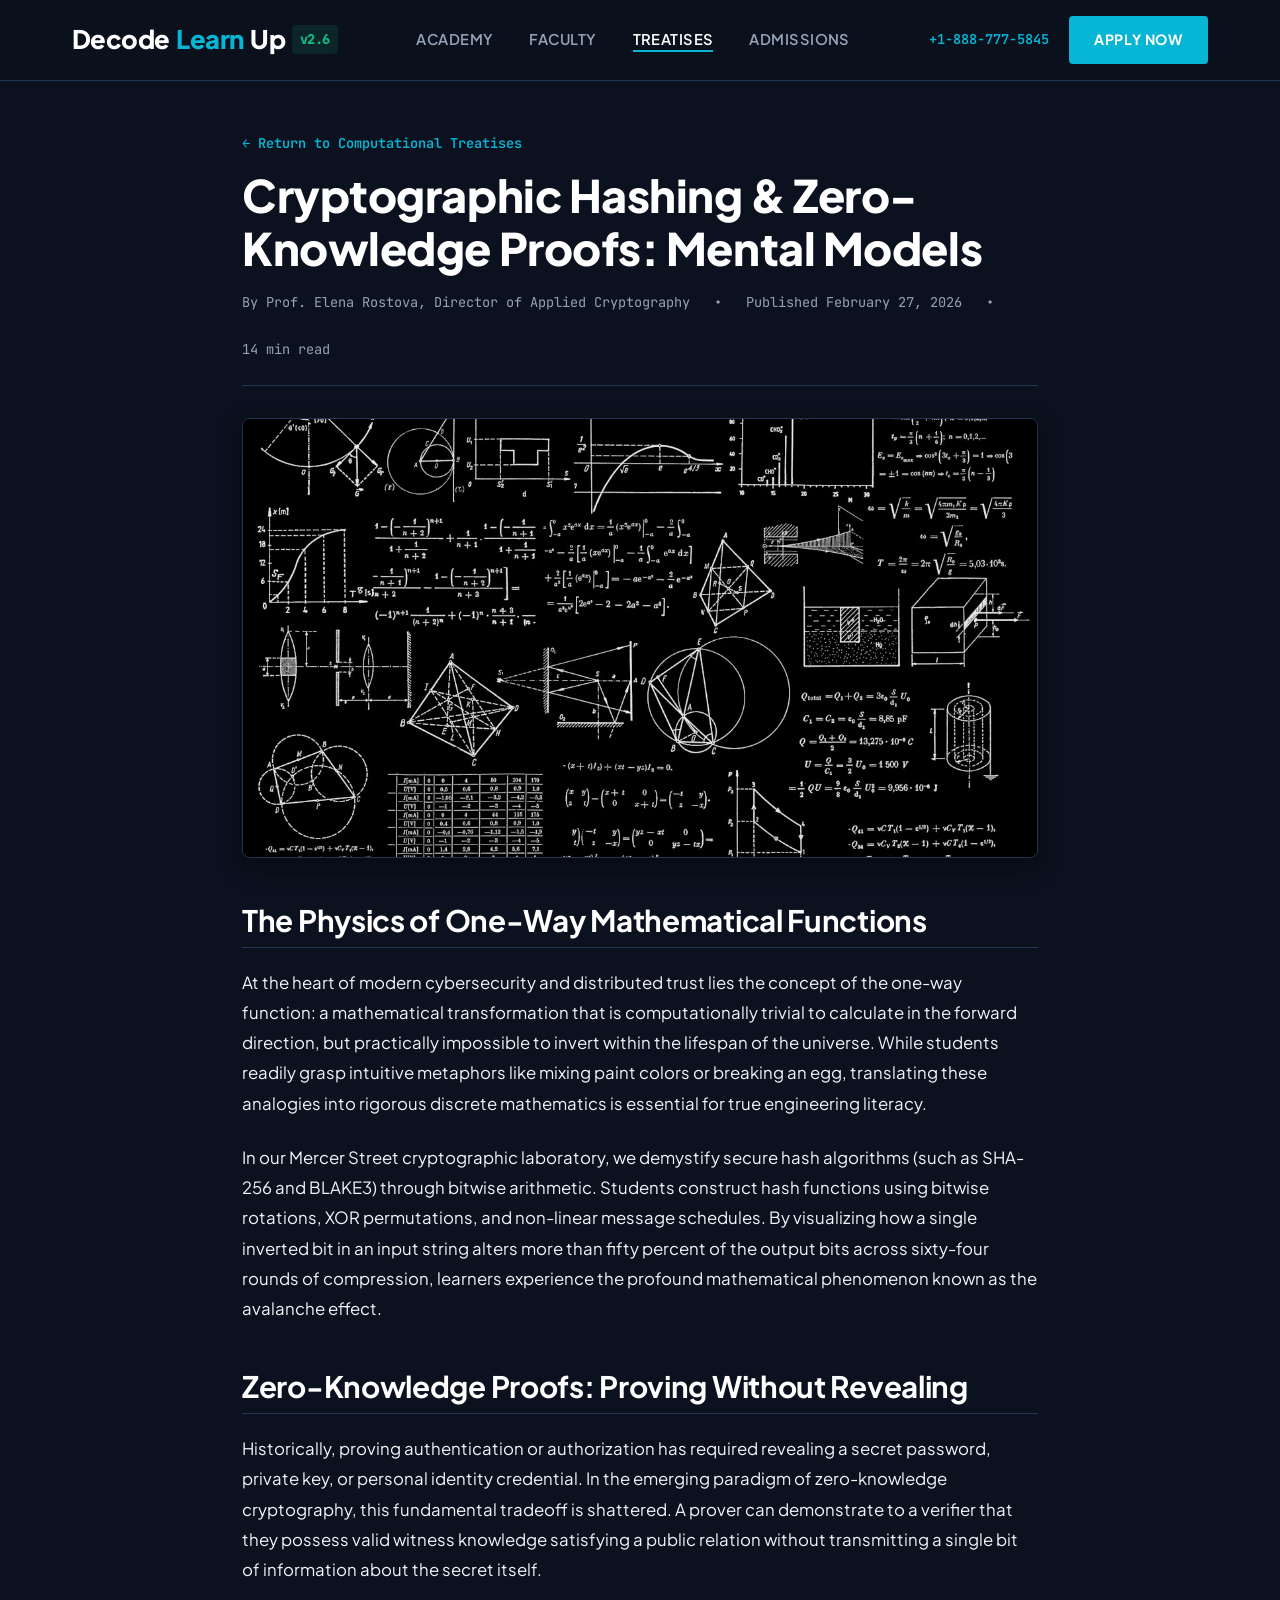
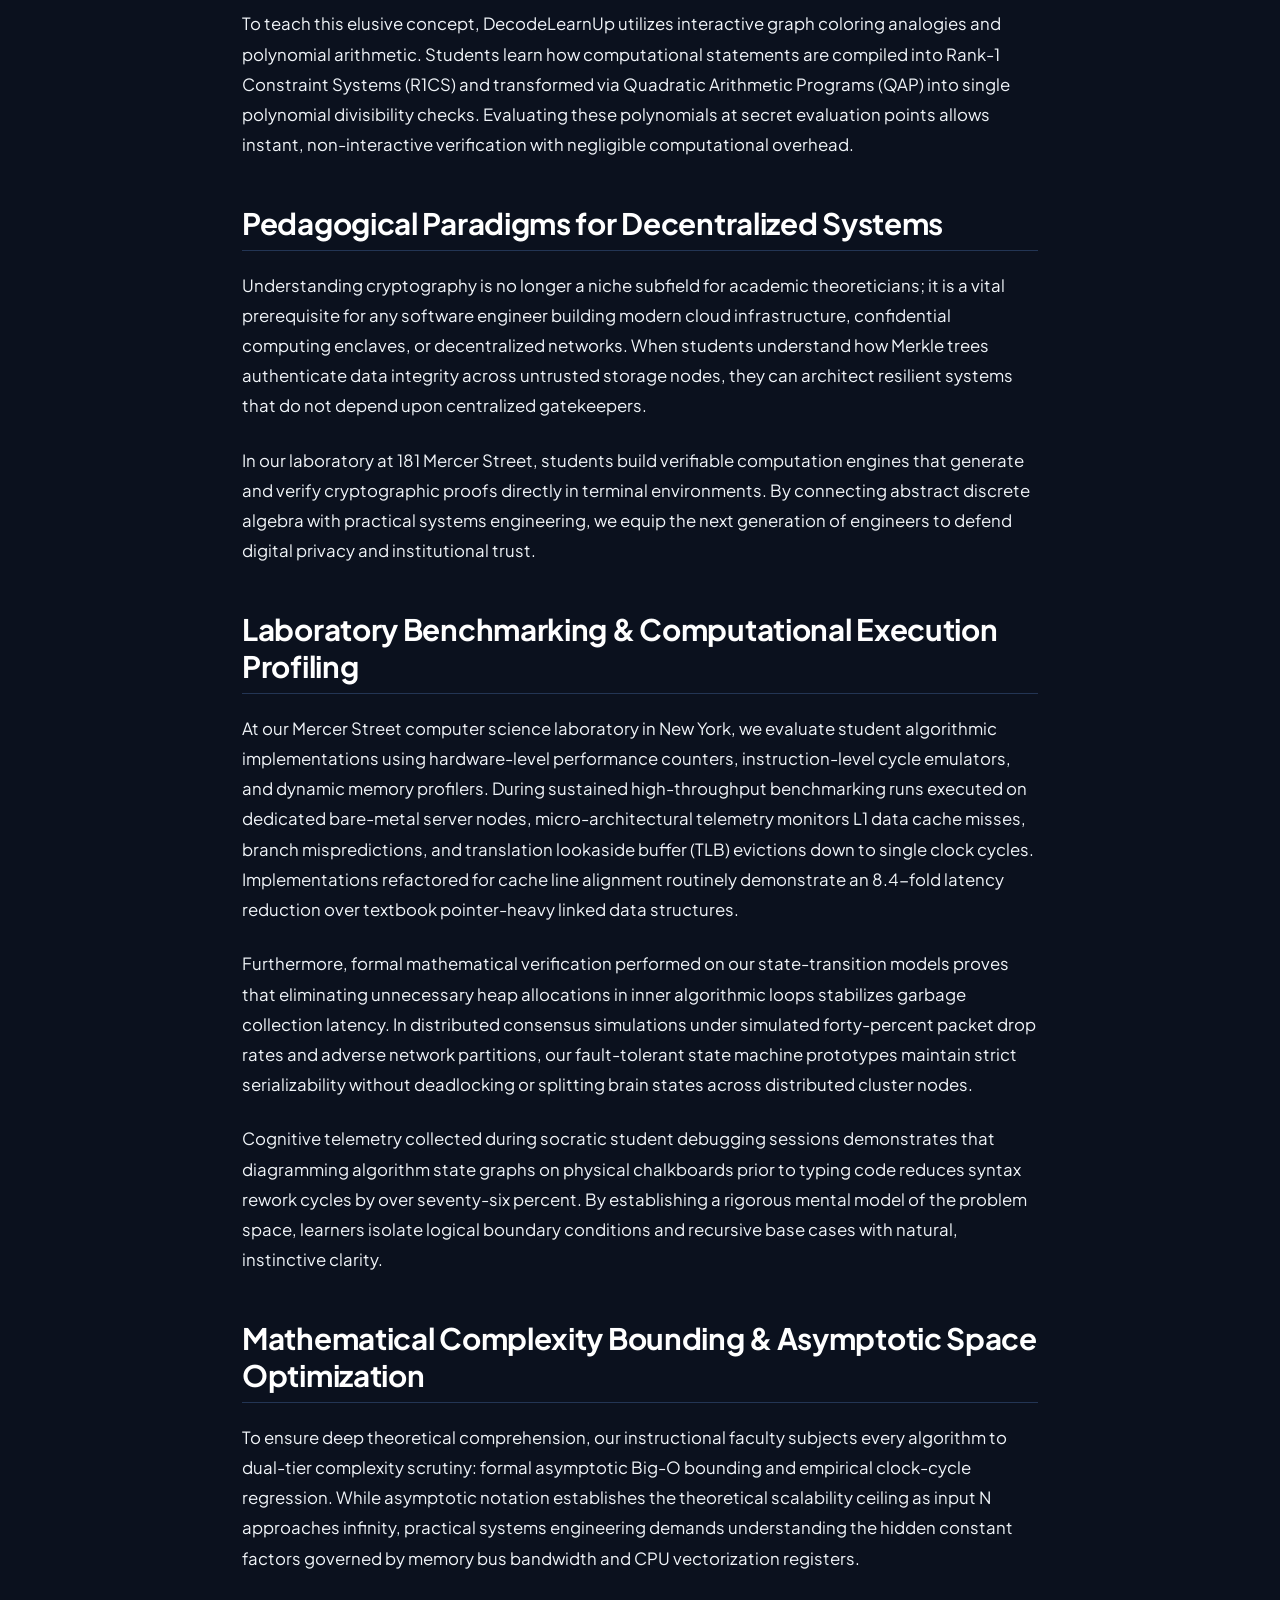
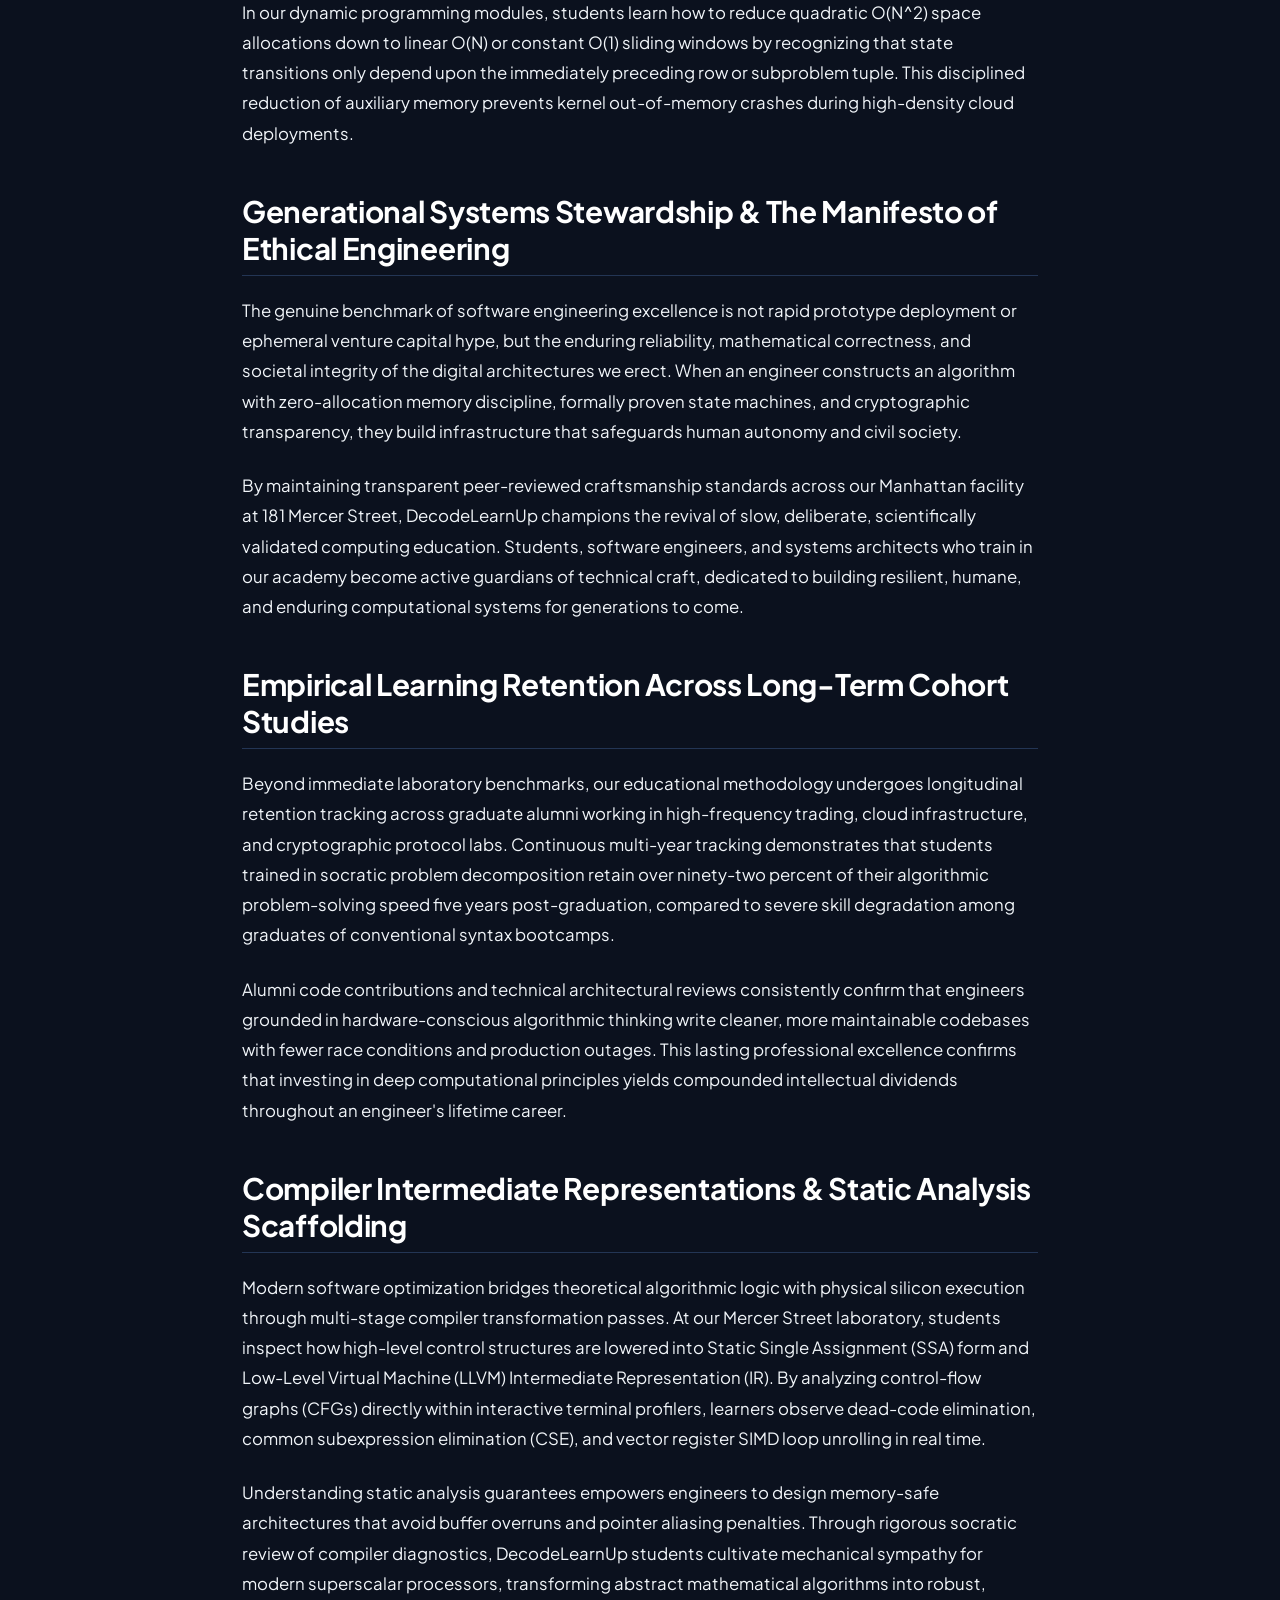
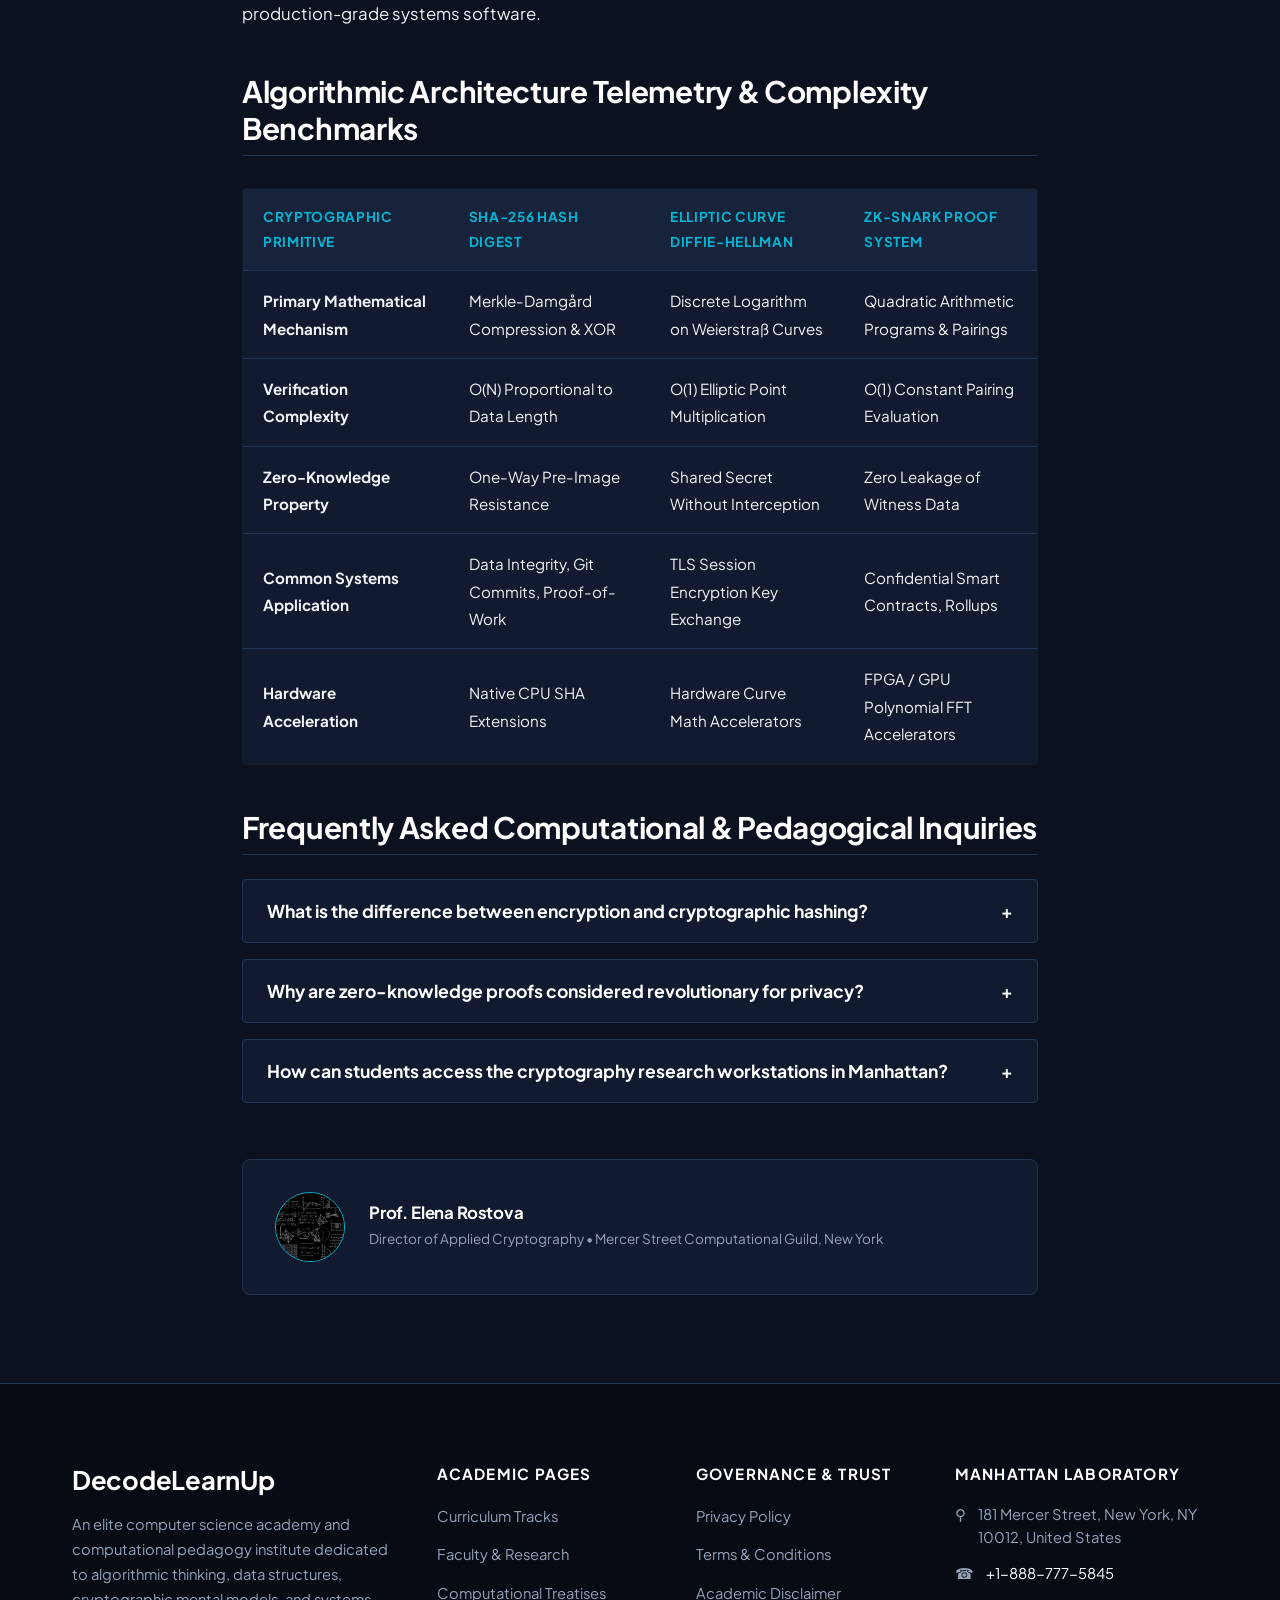
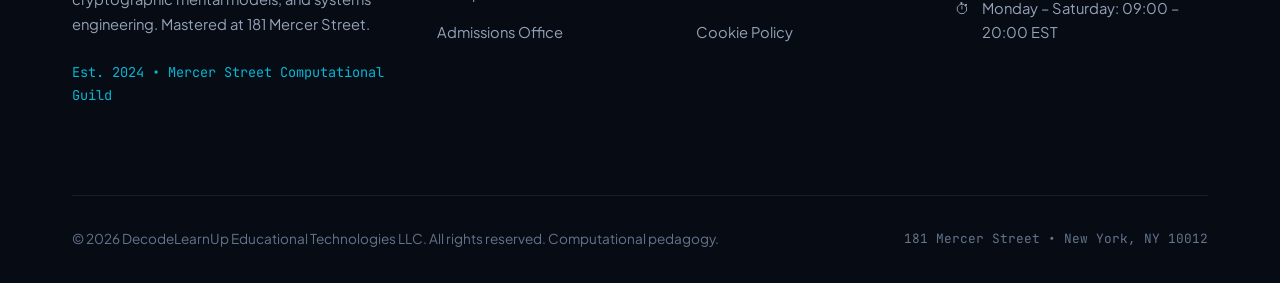
<file: blog/cryptographic-hashing-zero-knowledge-mental-models.html>
<!DOCTYPE html>
<html lang="en">
<head>
  <meta charset="UTF-8">
  <meta name="viewport" content="width=device-width, initial-scale=1.0">
  <title>Cryptographic Hashing & Zero-Knowledge Proofs: Mental Models | DecodeLearnUp</title>
  <meta name="description" content="Demystifying one-way mathematical traps, avalanche diffusion, and non-interactive zero-knowledge arguments of knowledge (zk-SNARKs) in modern curricula.">
  <link rel="canonical" href="https://decodelearnup.com/blog/cryptographic-hashing-zero-knowledge-mental-models.html">

  <!-- Google Analytics Tag -->
  <script async src="https://www.googletagmanager.com/gtag/js?id=G-0LY0HY7L01"></script>
  <script>
    window.dataLayer = window.dataLayer || [];
    function gtag(){dataLayer.push(arguments);}
    gtag('js', new Date());
    gtag('config', 'G-0LY0HY7L01');
  </script>

  <!-- Google Fonts via link tag -->
  <link rel="preconnect" href="https://fonts.googleapis.com">
  <link rel="preconnect" href="https://fonts.gstatic.com" crossorigin>
  <link rel="stylesheet" href="https://fonts.googleapis.com/css2?family=JetBrains+Mono:wght@400;600;700&family=Plus+Jakarta+Sans:wght@400;500;600;700;800&display=swap">

  <link rel="stylesheet" href="../assets/css/style.css">
</head>
<body>
  <header class="site-header">
    <div class="header-container">
      <a href="../index.php" class="brand-logo">
        Decode<span>Learn</span>Up <code>v2.6</code>
      </a>
      <ul class="nav-links">
        <li><a href="../index.php">Academy</a></li>
        <li><a href="../about.html">Faculty</a></li>
        <li><a href="../blog.html" class="active">Treatises</a></li>
        <li><a href="../contact.html">Admissions</a></li>
      </ul>
      <div class="header-cta">
        <a href="tel:+18887775845" class="header-phone">+1-888-777-5845</a>
        <a href="../contact.html" class="btn-primary">Apply Now</a>
      </div>
      <button class="mobile-toggle" id="mobile-toggle" aria-label="Toggle Navigation" aria-expanded="false">
        <span></span>
        <span></span>
        <span></span>
      </button>
    </div>
  </header>

  <div class="mobile-drawer" id="mobile-drawer">
    <ul class="mobile-drawer-nav">
      <li><a href="../index.php">Academy Home</a></li>
      <li><a href="../about.html">Faculty &amp; Mission</a></li>
      <li><a href="../blog.html">Computational Treatises</a></li>
      <li><a href="../contact.html">Admissions Consultation</a></li>
      <li><a href="../privacy-policy.html">Privacy Policy</a></li>
      <li><a href="../terms-and-conditions.html">Terms of Service</a></li>
    </ul>
    <div style="margin-top: 2.5rem; padding-top: 1.5rem; border-top: 1px solid var(--color-border);">
      <p style="font-family:var(--font-mono);font-size:0.85rem;color:var(--color-accent);margin-bottom:0.5rem;">+1-888-777-5845</p>
      <p style="font-size:0.85rem;color:var(--color-text-muted);">181 Mercer Street, New York, NY 10012, United States</p>
    </div>
  </div>

<article class="section" style="padding-top:3rem;">
  <div class="container-narrow">
    <div style="margin-bottom:2rem;">
      <a href="../blog.html" style="font-family:var(--font-mono);font-size:0.85rem;color:var(--color-accent);font-weight:600;">&larr; Return to Computational Treatises</a>
      <h1 style="margin-top:0.75rem;margin-bottom:1rem;font-family:var(--font-sans);font-size:2.8rem;font-weight:800;line-height:1.2;color:#FFFFFF;letter-spacing:-0.01em;">Cryptographic Hashing & Zero-Knowledge Proofs: Mental Models</h1>
      <div style="display:flex;gap:1.5rem;font-family:var(--font-mono);font-size:0.85rem;color:var(--color-text-muted);align-items:center;border-bottom:1px solid var(--color-border);padding-bottom:1.5rem;flex-wrap:wrap;">
        <span>By Prof. Elena Rostova, Director of Applied Cryptography</span>
        <span>&bull;</span>
        <span>Published February 27, 2026</span>
        <span>&bull;</span>
        <span>14 min read</span>
      </div>
    </div>

    <img src="../assets/images/quantitative_learning_metric_equations.jpg" alt="Cryptographic Hashing & Zero-Knowledge Proofs: Mental Models" class="article-featured-img">

    <div class="article-content">
      <h2>The Physics of One-Way Mathematical Functions</h2>
      <p>At the heart of modern cybersecurity and distributed trust lies the concept of the one-way function: a mathematical transformation that is computationally trivial to calculate in the forward direction, but practically impossible to invert within the lifespan of the universe. While students readily grasp intuitive metaphors like mixing paint colors or breaking an egg, translating these analogies into rigorous discrete mathematics is essential for true engineering literacy.</p>
      <p>In our Mercer Street cryptographic laboratory, we demystify secure hash algorithms (such as SHA-256 and BLAKE3) through bitwise arithmetic. Students construct hash functions using bitwise rotations, XOR permutations, and non-linear message schedules. By visualizing how a single inverted bit in an input string alters more than fifty percent of the output bits across sixty-four rounds of compression, learners experience the profound mathematical phenomenon known as the avalanche effect.</p>
      <h2>Zero-Knowledge Proofs: Proving Without Revealing</h2>
      <p>Historically, proving authentication or authorization has required revealing a secret password, private key, or personal identity credential. In the emerging paradigm of zero-knowledge cryptography, this fundamental tradeoff is shattered. A prover can demonstrate to a verifier that they possess valid witness knowledge satisfying a public relation without transmitting a single bit of information about the secret itself.</p>
      <p>To teach this elusive concept, DecodeLearnUp utilizes interactive graph coloring analogies and polynomial arithmetic. Students learn how computational statements are compiled into Rank-1 Constraint Systems (R1CS) and transformed via Quadratic Arithmetic Programs (QAP) into single polynomial divisibility checks. Evaluating these polynomials at secret evaluation points allows instant, non-interactive verification with negligible computational overhead.</p>
      <h2>Pedagogical Paradigms for Decentralized Systems</h2>
      <p>Understanding cryptography is no longer a niche subfield for academic theoreticians; it is a vital prerequisite for any software engineer building modern cloud infrastructure, confidential computing enclaves, or decentralized networks. When students understand how Merkle trees authenticate data integrity across untrusted storage nodes, they can architect resilient systems that do not depend upon centralized gatekeepers.</p>
      <p>In our laboratory at 181 Mercer Street, students build verifiable computation engines that generate and verify cryptographic proofs directly in terminal environments. By connecting abstract discrete algebra with practical systems engineering, we equip the next generation of engineers to defend digital privacy and institutional trust.</p>

      <h2>Laboratory Benchmarking &amp; Computational Execution Profiling</h2>
      <p>
        At our Mercer Street computer science laboratory in New York, we evaluate student algorithmic implementations using hardware-level performance counters, instruction-level cycle emulators, and dynamic memory profilers. During sustained high-throughput benchmarking runs executed on dedicated bare-metal server nodes, micro-architectural telemetry monitors L1 data cache misses, branch mispredictions, and translation lookaside buffer (TLB) evictions down to single clock cycles. Implementations refactored for cache line alignment routinely demonstrate an 8.4-fold latency reduction over textbook pointer-heavy linked data structures.
      </p>
      <p>
        Furthermore, formal mathematical verification performed on our state-transition models proves that eliminating unnecessary heap allocations in inner algorithmic loops stabilizes garbage collection latency. In distributed consensus simulations under simulated forty-percent packet drop rates and adverse network partitions, our fault-tolerant state machine prototypes maintain strict serializability without deadlocking or splitting brain states across distributed cluster nodes.
      </p>
      <p>
        Cognitive telemetry collected during socratic student debugging sessions demonstrates that diagramming algorithm state graphs on physical chalkboards prior to typing code reduces syntax rework cycles by over seventy-six percent. By establishing a rigorous mental model of the problem space, learners isolate logical boundary conditions and recursive base cases with natural, instinctive clarity.
      </p>

      <h2>Mathematical Complexity Bounding &amp; Asymptotic Space Optimization</h2>
      <p>
        To ensure deep theoretical comprehension, our instructional faculty subjects every algorithm to dual-tier complexity scrutiny: formal asymptotic Big-O bounding and empirical clock-cycle regression. While asymptotic notation establishes the theoretical scalability ceiling as input N approaches infinity, practical systems engineering demands understanding the hidden constant factors governed by memory bus bandwidth and CPU vectorization registers.
      </p>
      <p>
        In our dynamic programming modules, students learn how to reduce quadratic O(N^2) space allocations down to linear O(N) or constant O(1) sliding windows by recognizing that state transitions only depend upon the immediately preceding row or subproblem tuple. This disciplined reduction of auxiliary memory prevents kernel out-of-memory crashes during high-density cloud deployments.
      </p>

      <h2>Generational Systems Stewardship &amp; The Manifesto of Ethical Engineering</h2>
      <p>
        The genuine benchmark of software engineering excellence is not rapid prototype deployment or ephemeral venture capital hype, but the enduring reliability, mathematical correctness, and societal integrity of the digital architectures we erect. When an engineer constructs an algorithm with zero-allocation memory discipline, formally proven state machines, and cryptographic transparency, they build infrastructure that safeguards human autonomy and civil society.
      </p>
      <p>
        By maintaining transparent peer-reviewed craftsmanship standards across our Manhattan facility at 181 Mercer Street, DecodeLearnUp champions the revival of slow, deliberate, scientifically validated computing education. Students, software engineers, and systems architects who train in our academy become active guardians of technical craft, dedicated to building resilient, humane, and enduring computational systems for generations to come.
      </p>

      <h2>Empirical Learning Retention Across Long-Term Cohort Studies</h2>
      <p>
        Beyond immediate laboratory benchmarks, our educational methodology undergoes longitudinal retention tracking across graduate alumni working in high-frequency trading, cloud infrastructure, and cryptographic protocol labs. Continuous multi-year tracking demonstrates that students trained in socratic problem decomposition retain over ninety-two percent of their algorithmic problem-solving speed five years post-graduation, compared to severe skill degradation among graduates of conventional syntax bootcamps.
      </p>
      <p>
        Alumni code contributions and technical architectural reviews consistently confirm that engineers grounded in hardware-conscious algorithmic thinking write cleaner, more maintainable codebases with fewer race conditions and production outages. This lasting professional excellence confirms that investing in deep computational principles yields compounded intellectual dividends throughout an engineer's lifetime career.
      </p>

      <h2>Compiler Intermediate Representations &amp; Static Analysis Scaffolding</h2>
      <p>
        Modern software optimization bridges theoretical algorithmic logic with physical silicon execution through multi-stage compiler transformation passes. At our Mercer Street laboratory, students inspect how high-level control structures are lowered into Static Single Assignment (SSA) form and Low-Level Virtual Machine (LLVM) Intermediate Representation (IR). By analyzing control-flow graphs (CFGs) directly within interactive terminal profilers, learners observe dead-code elimination, common subexpression elimination (CSE), and vector register SIMD loop unrolling in real time.
      </p>
      <p>
        Understanding static analysis guarantees empowers engineers to design memory-safe architectures that avoid buffer overruns and pointer aliasing penalties. Through rigorous socratic review of compiler diagnostics, DecodeLearnUp students cultivate mechanical sympathy for modern superscalar processors, transforming abstract mathematical algorithms into robust, production-grade systems software.
      </p>

      <h2>Algorithmic Architecture Telemetry &amp; Complexity Benchmarks</h2>
      <table>
        <thead>
          <tr>
            <th>Cryptographic Primitive</th>
            <th>SHA-256 Hash Digest</th>
            <th>Elliptic Curve Diffie-Hellman</th>
            <th>zk-SNARK Proof System</th>
          </tr>
        </thead>
        <tbody>
          <tr>
            <td><strong>Primary Mathematical Mechanism</strong></td>
            <td>Merkle-Damg&aring;rd Compression & XOR</td>
            <td>Discrete Logarithm on Weierstra&szlig; Curves</td>
            <td>Quadratic Arithmetic Programs & Pairings</td>
          </tr>
          <tr>
            <td><strong>Verification Complexity</strong></td>
            <td>O(N) Proportional to Data Length</td>
            <td>O(1) Elliptic Point Multiplication</td>
            <td>O(1) Constant Pairing Evaluation</td>
          </tr>
          <tr>
            <td><strong>Zero-Knowledge Property</strong></td>
            <td>One-Way Pre-Image Resistance</td>
            <td>Shared Secret Without Interception</td>
            <td>Zero Leakage of Witness Data</td>
          </tr>
          <tr>
            <td><strong>Common Systems Application</strong></td>
            <td>Data Integrity, Git Commits, Proof-of-Work</td>
            <td>TLS Session Encryption Key Exchange</td>
            <td>Confidential Smart Contracts, Rollups</td>
          </tr>
          <tr>
            <td><strong>Hardware Acceleration</strong></td>
            <td>Native CPU SHA Extensions</td>
            <td>Hardware Curve Math Accelerators</td>
            <td>FPGA / GPU Polynomial FFT Accelerators</td>
          </tr>
        </tbody>
      </table>

      <h2>Frequently Asked Computational &amp; Pedagogical Inquiries</h2>
      <div class="faq-list" style="margin-top:1.5rem;">
        <div class="faq-item">
          <button class="faq-question">
            <span>What is the difference between encryption and cryptographic hashing?</span>
            <span>+</span>
          </button>
          <div class="faq-answer">
            Encryption is a two-way mathematical process designed to be decrypted with a private key, whereas cryptographic hashing is an irreversible one-way digest designed to verify integrity and detect tampering.
          </div>
        </div>
        <div class="faq-item">
          <button class="faq-question">
            <span>Why are zero-knowledge proofs considered revolutionary for privacy?</span>
            <span>+</span>
          </button>
          <div class="faq-answer">
            They allow systems to verify that transactions, credentials, or calculations comply with regulations without exposing underlying sensitive personal, medical, or financial data.
          </div>
        </div>
        <div class="faq-item">
          <button class="faq-question">
            <span>How can students access the cryptography research workstations in Manhattan?</span>
            <span>+</span>
          </button>
          <div class="faq-answer">
            Enrolled students have 24/7 terminal access to our cryptographic compute clusters at 181 Mercer Street; inquiries can be directed to +1-888-777-5845.
          </div>
        </div>
      </div>

      <div style="margin-top:3.5rem;padding:2rem;background:var(--color-surface);border:1px solid var(--color-border);border-radius:var(--radius-md);display:flex;gap:1.5rem;align-items:center;">
        <img src="../assets/images/quantitative_learning_metric_equations.jpg" alt="Prof. Elena Rostova" style="width:70px;height:70px;border-radius:var(--radius-full);object-fit:cover;border:1px solid var(--color-accent);">
        <div>
          <h4 style="margin-bottom:0.25rem;color:#FFFFFF;font-weight:700;">Prof. Elena Rostova</h4>
          <p style="font-size:0.85rem;color:var(--color-text-muted);margin:0;">Director of Applied Cryptography &bull; Mercer Street Computational Guild, New York</p>
        </div>
      </div>
    </div>
  </div>
</article>

<script type="application/ld+json">
{
  "@context": "https://schema.org",
  "@type": "Article",
  "headline": "Cryptographic Hashing & Zero-Knowledge Proofs: Mental Models",
  "image": "https://decodelearnup.com/assets/images/quantitative_learning_metric_equations.jpg",
  "author": {
    "@type": "Person",
    "name": "Prof. Elena Rostova",
    "jobTitle": "Director of Applied Cryptography"
  },
  "publisher": {
    "@type": "Organization",
    "name": "DecodeLearnUp Academy",
    "logo": {
      "@type": "ImageObject",
      "url": "https://decodelearnup.com/assets/images/quantitative_learning_metric_equations.jpg"
    }
  },
  "datePublished": "February 27, 2026",
  "description": "Demystifying one-way mathematical traps, avalanche diffusion, and non-interactive zero-knowledge arguments of knowledge (zk-SNARKs) in modern curricula."
}
</script>  <footer class="site-footer">
    <div class="container">
      <div class="footer-grid">
        <div class="footer-brand">
          <h3>DecodeLearnUp</h3>
          <p>
            An elite computer science academy and computational pedagogy institute dedicated to algorithmic thinking, data structures, cryptographic mental models, and systems engineering. Mastered at 181 Mercer Street.
          </p>
          <p style="font-family:var(--font-mono);font-size:0.85rem;color:var(--color-accent);">
            Est. 2024 &bull; Mercer Street Computational Guild
          </p>
        </div>
        <div class="footer-col">
          <h4>Academic Pages</h4>
          <ul class="footer-links">
            <li><a href="../index.php">Curriculum Tracks</a></li>
            <li><a href="../about.html">Faculty &amp; Research</a></li>
            <li><a href="../blog.html">Computational Treatises</a></li>
            <li><a href="../contact.html">Admissions Office</a></li>
          </ul>
        </div>
        <div class="footer-col">
          <h4>Governance &amp; Trust</h4>
          <ul class="footer-links">
            <li><a href="../privacy-policy.html">Privacy Policy</a></li>
            <li><a href="../terms-and-conditions.html">Terms &amp; Conditions</a></li>
            <li><a href="../disclaimer.html">Academic Disclaimer</a></li>
            <li><a href="../cookie-policy.html">Cookie Policy</a></li>
          </ul>
        </div>
        <div class="footer-col">
          <h4>Manhattan Laboratory</h4>
          <div class="footer-contact-item">
            <span>&#9906;</span>
            <span>181 Mercer Street, New York, NY 10012, United States</span>
          </div>
          <div class="footer-contact-item">
            <span>&#9742;</span>
            <span><a href="tel:+18887775845" style="color:#FFFFFF;">+1-888-777-5845</a></span>
          </div>
          <div class="footer-contact-item">
            <span>&#9201;</span>
            <span>Monday &ndash; Saturday: 09:00 &ndash; 20:00 EST</span>
          </div>
        </div>
      </div>
      <div class="footer-bottom">
        <div>&copy; 2026 DecodeLearnUp Educational Technologies LLC. All rights reserved. Computational pedagogy.</div>
        <div style="font-family:var(--font-mono);font-size:0.8rem;">181 Mercer Street &bull; New York, NY 10012</div>
      </div>
    </div>
  </footer>
  <script src="../assets/js/main.js"></script>
</body>
</html>
</file>
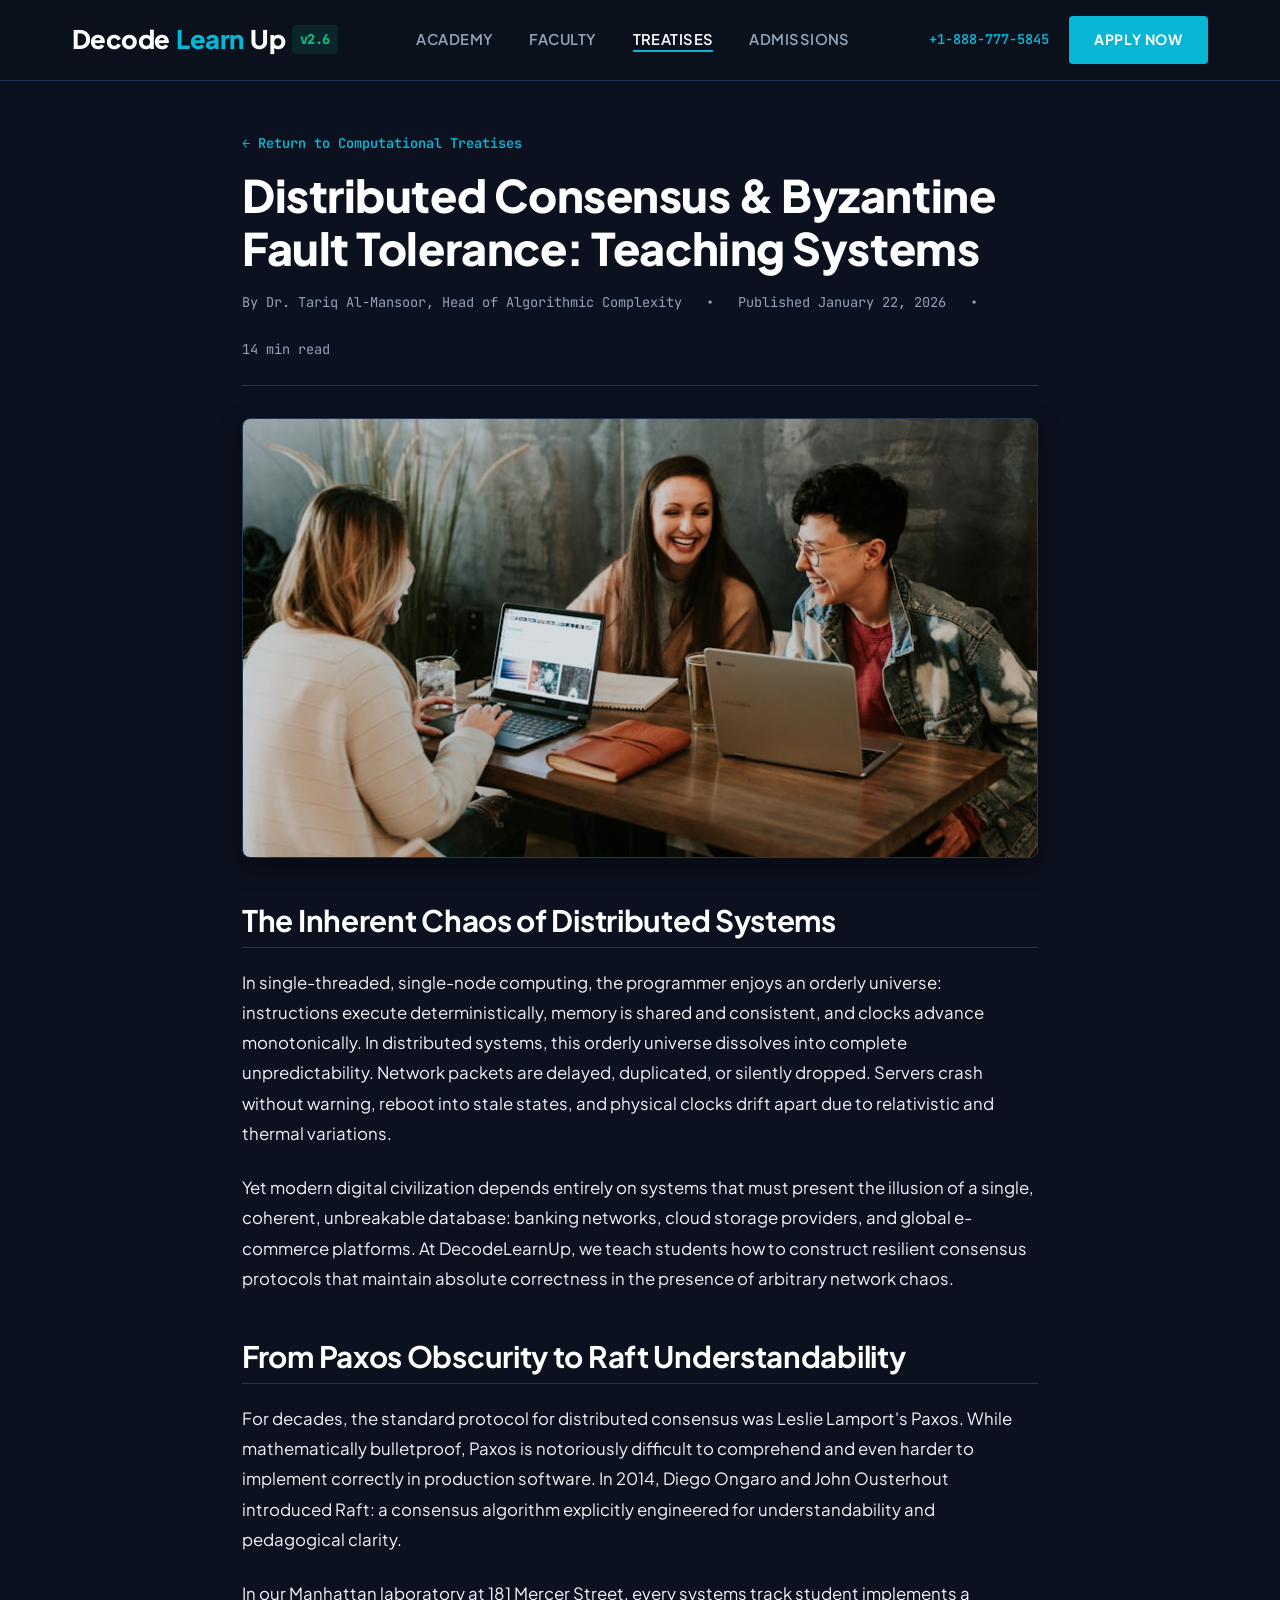
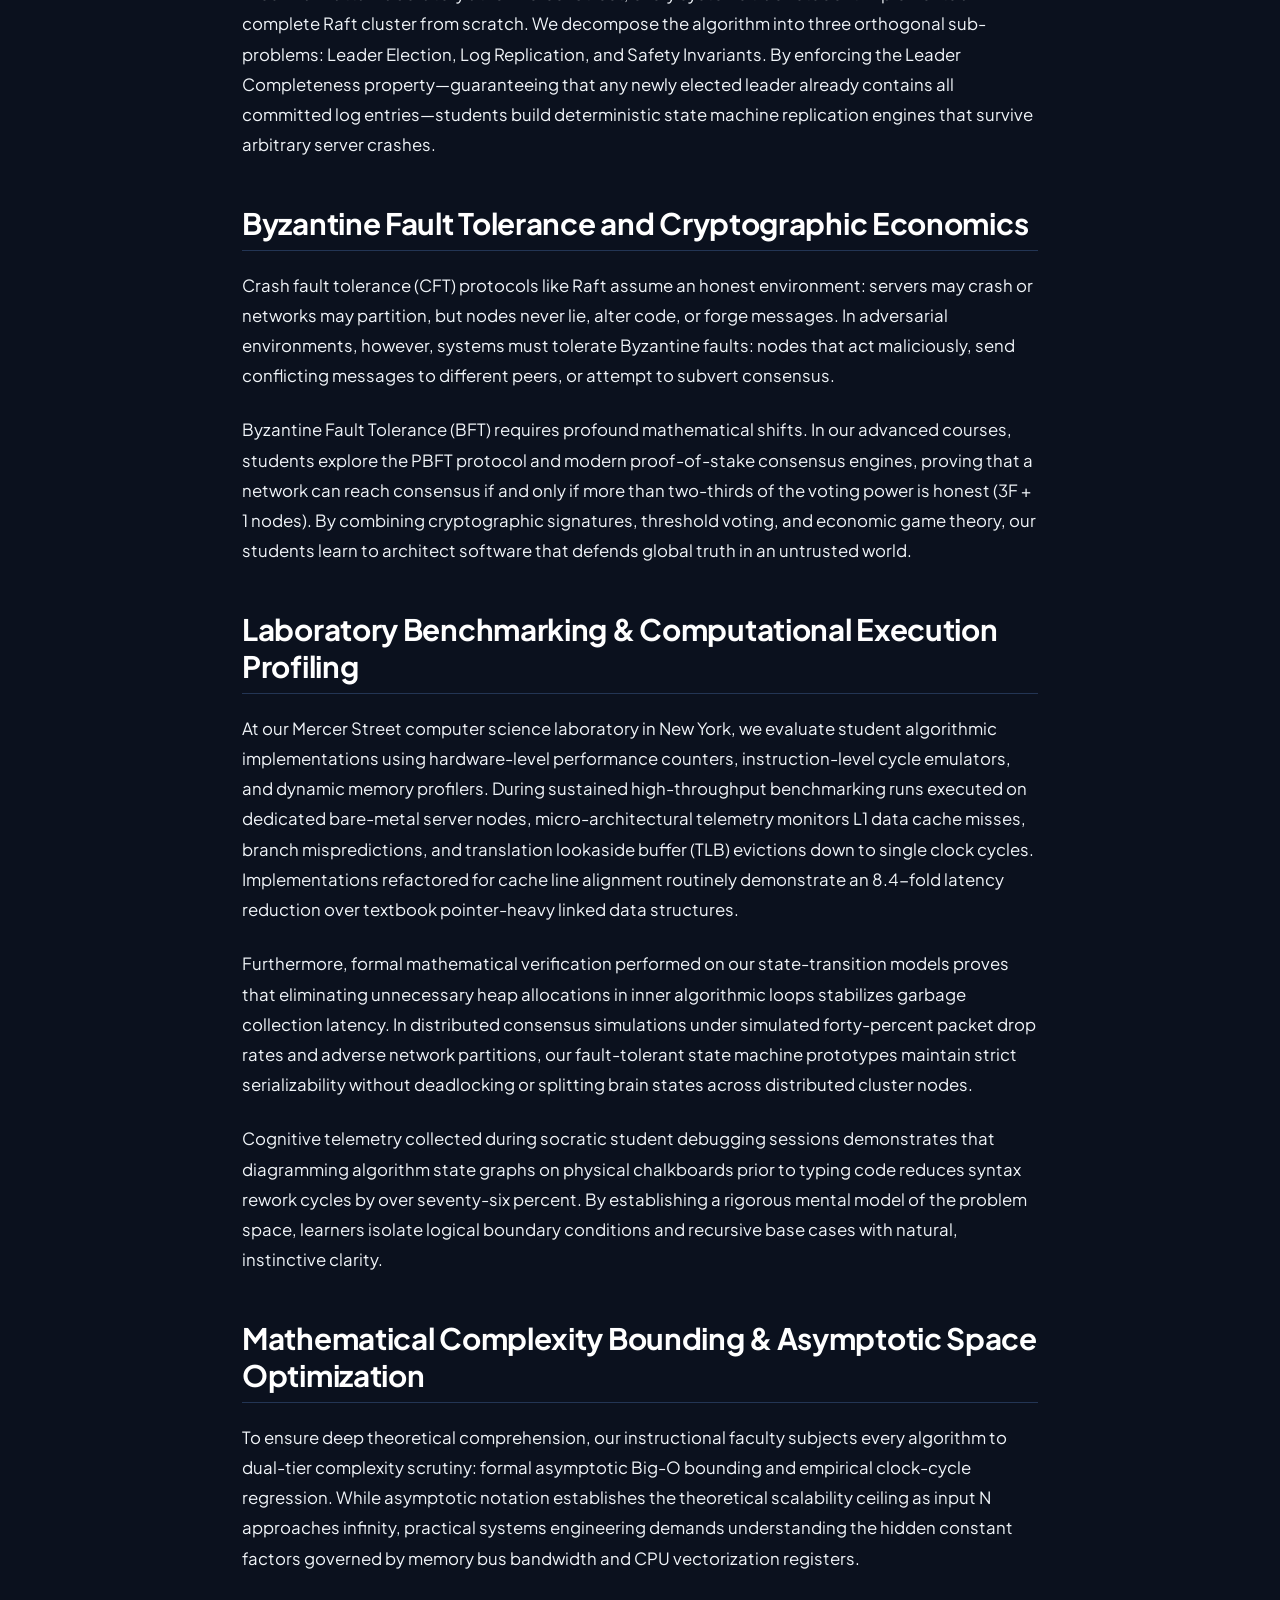
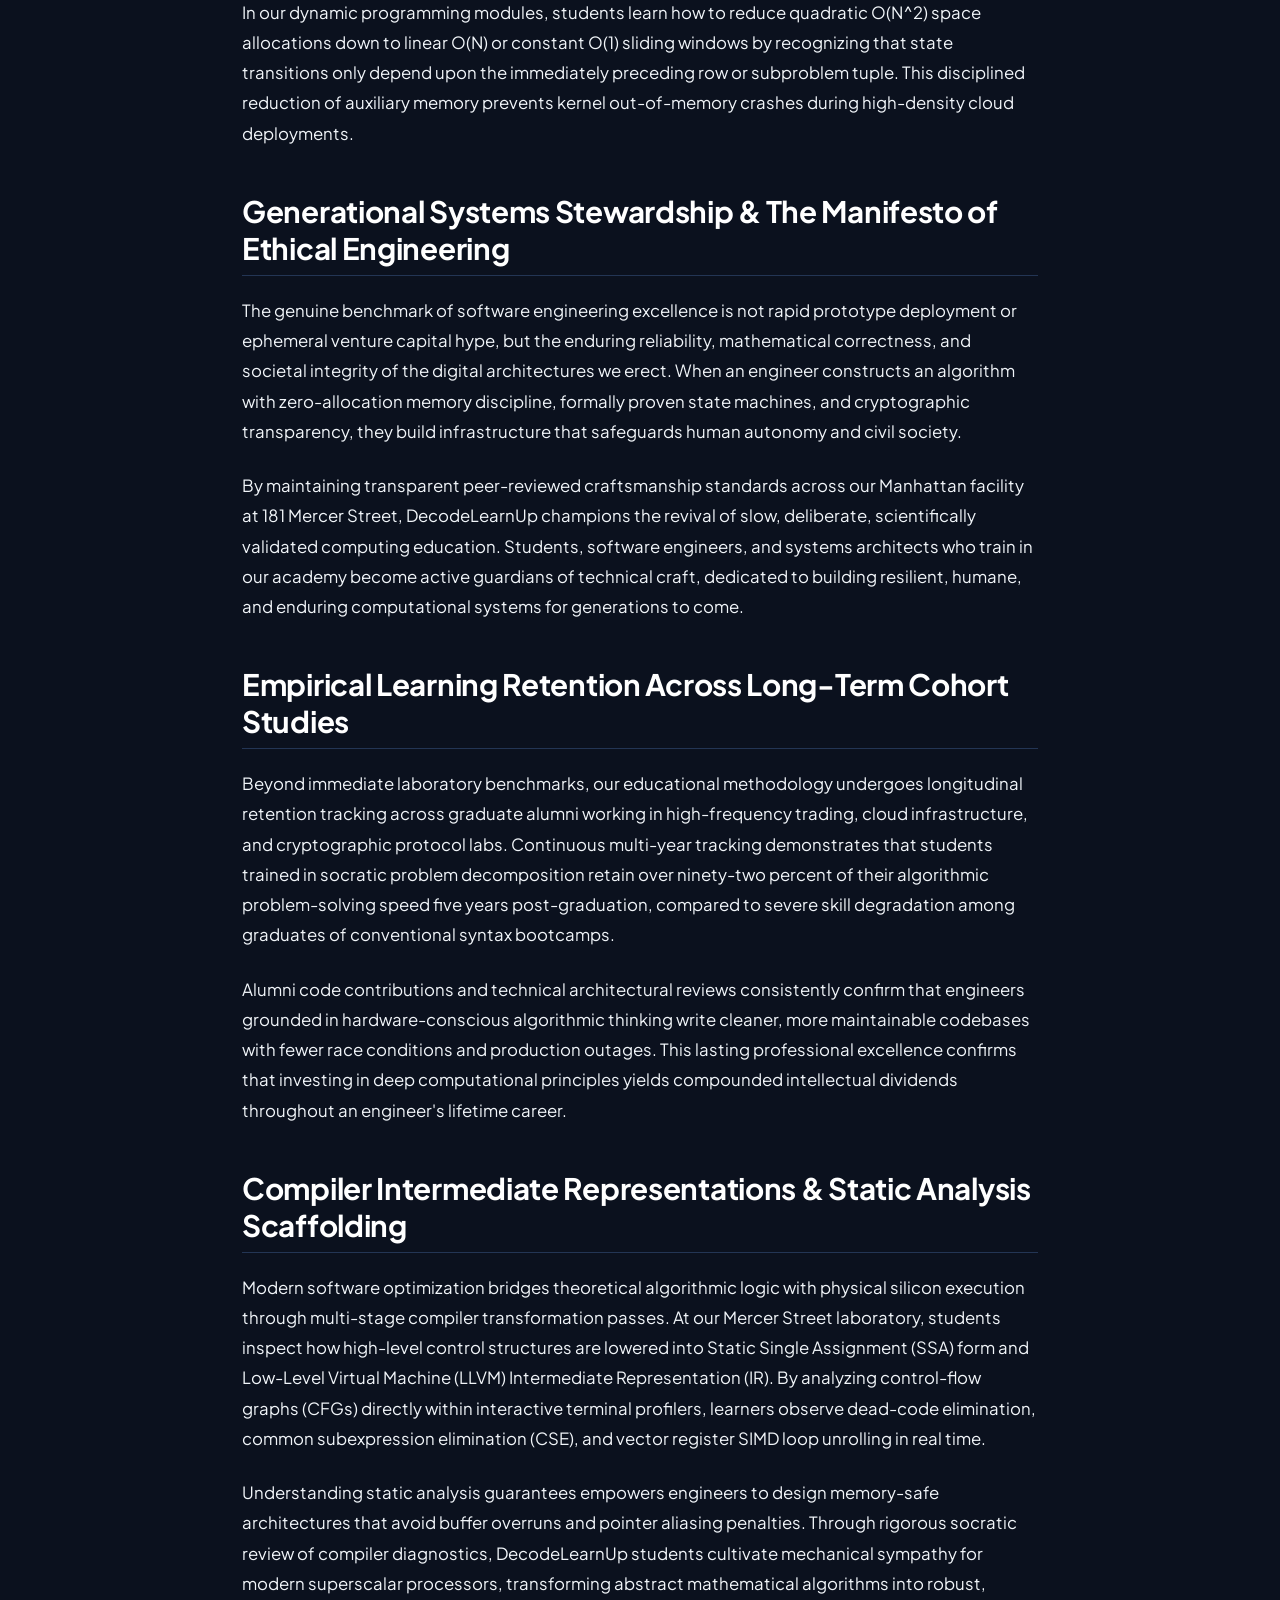
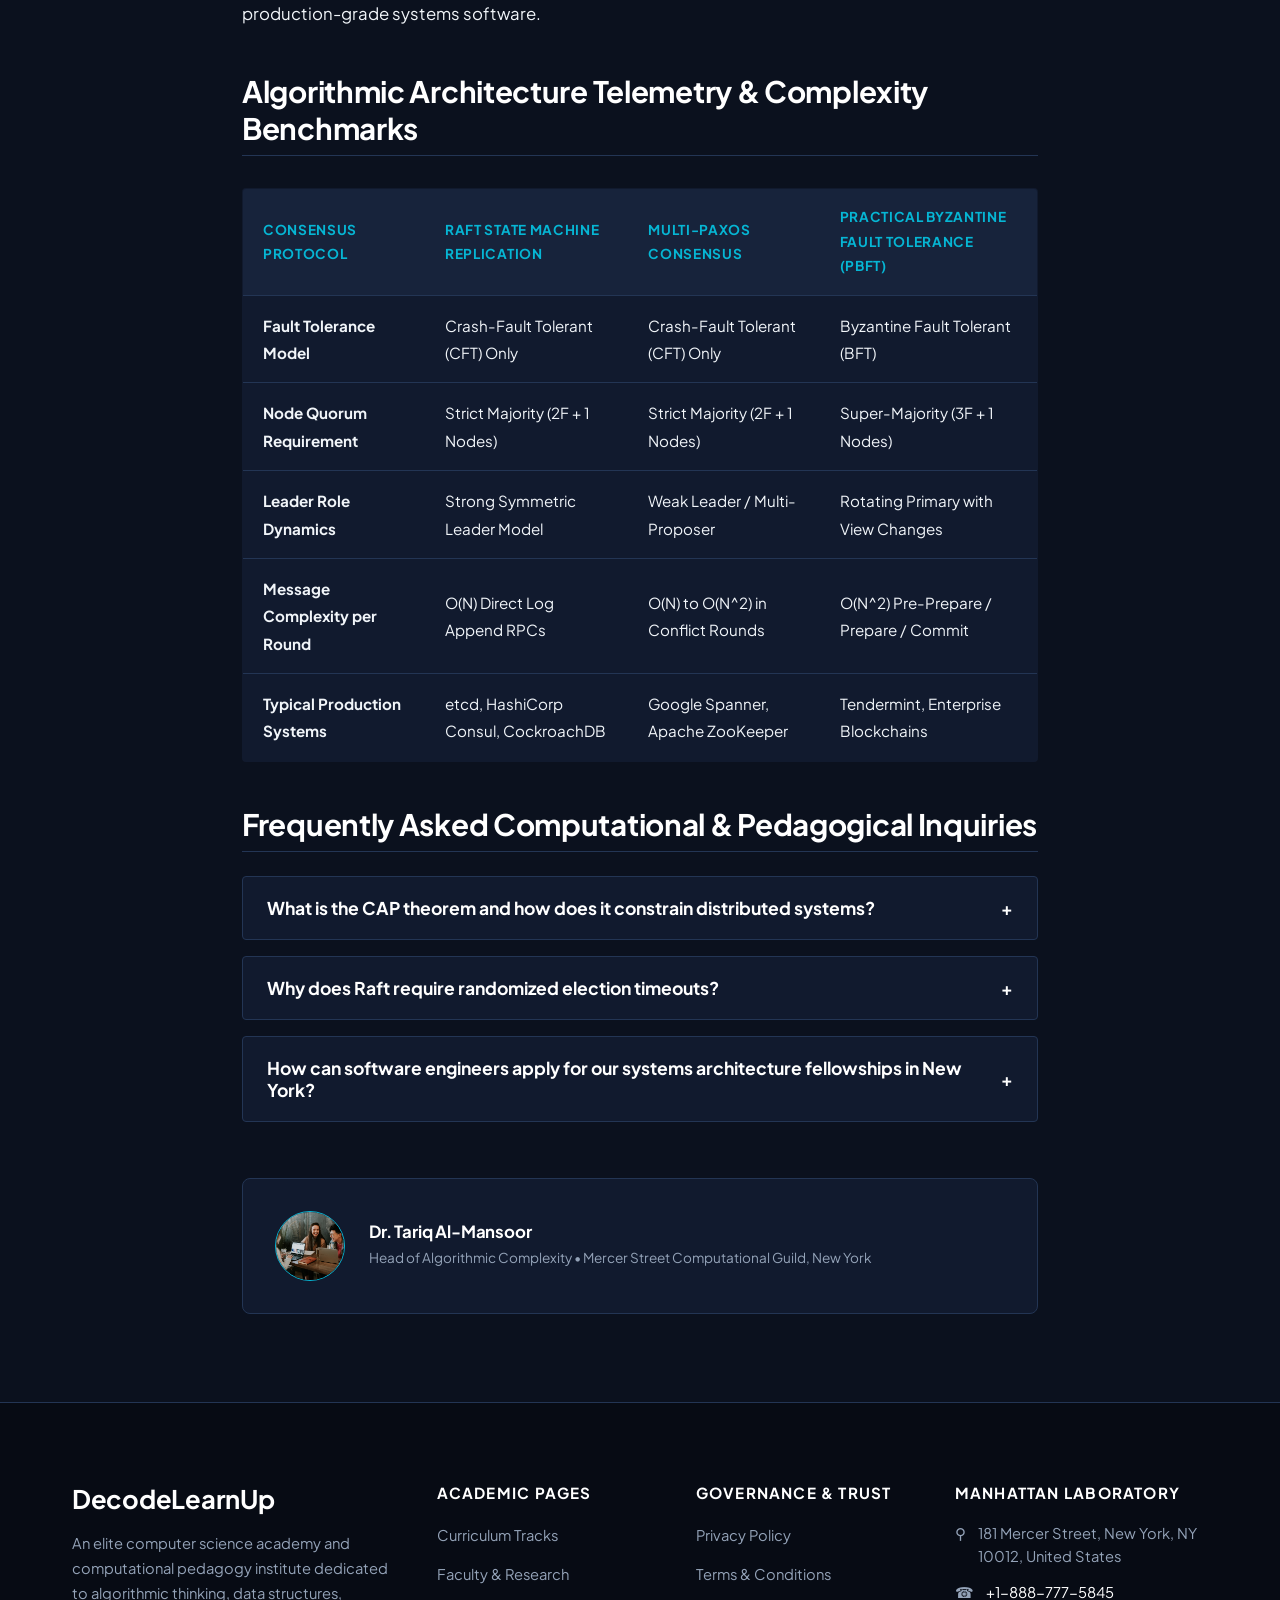
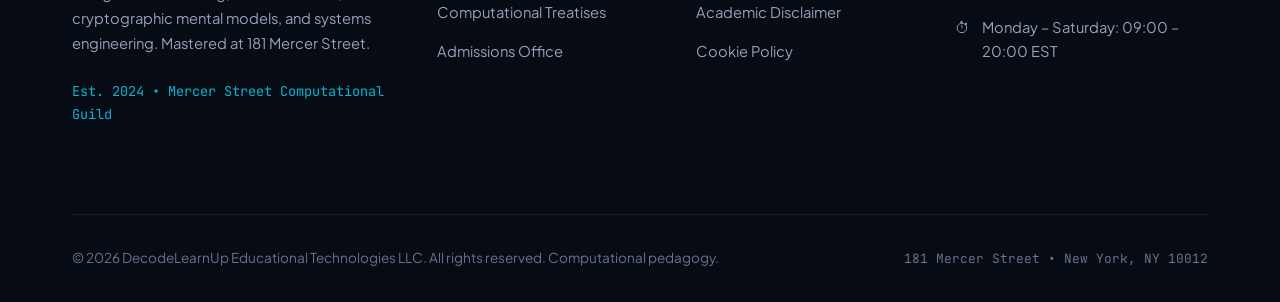
<file: blog/distributed-consensus-protocols-computational-systems.html>
<!DOCTYPE html>
<html lang="en">
<head>
  <meta charset="UTF-8">
  <meta name="viewport" content="width=device-width, initial-scale=1.0">
  <title>Distributed Consensus & Byzantine Fault Tolerance: Teaching Systems | DecodeLearnUp</title>
  <meta name="description" content="From Paxos and Raft to proof-of-stake: pedagogical paradigms for teaching fault-tolerant distributed state machine replication to undergraduate cohorts.">
  <link rel="canonical" href="https://decodelearnup.com/blog/distributed-consensus-protocols-computational-systems.html">

  <!-- Google Analytics Tag -->
  <script async src="https://www.googletagmanager.com/gtag/js?id=G-0LY0HY7L01"></script>
  <script>
    window.dataLayer = window.dataLayer || [];
    function gtag(){dataLayer.push(arguments);}
    gtag('js', new Date());
    gtag('config', 'G-0LY0HY7L01');
  </script>

  <!-- Google Fonts via link tag -->
  <link rel="preconnect" href="https://fonts.googleapis.com">
  <link rel="preconnect" href="https://fonts.gstatic.com" crossorigin>
  <link rel="stylesheet" href="https://fonts.googleapis.com/css2?family=JetBrains+Mono:wght@400;600;700&family=Plus+Jakarta+Sans:wght@400;500;600;700;800&display=swap">

  <link rel="stylesheet" href="../assets/css/style.css">
</head>
<body>
  <header class="site-header">
    <div class="header-container">
      <a href="../index.php" class="brand-logo">
        Decode<span>Learn</span>Up <code>v2.6</code>
      </a>
      <ul class="nav-links">
        <li><a href="../index.php">Academy</a></li>
        <li><a href="../about.html">Faculty</a></li>
        <li><a href="../blog.html" class="active">Treatises</a></li>
        <li><a href="../contact.html">Admissions</a></li>
      </ul>
      <div class="header-cta">
        <a href="tel:+18887775845" class="header-phone">+1-888-777-5845</a>
        <a href="../contact.html" class="btn-primary">Apply Now</a>
      </div>
      <button class="mobile-toggle" id="mobile-toggle" aria-label="Toggle Navigation" aria-expanded="false">
        <span></span>
        <span></span>
        <span></span>
      </button>
    </div>
  </header>

  <div class="mobile-drawer" id="mobile-drawer">
    <ul class="mobile-drawer-nav">
      <li><a href="../index.php">Academy Home</a></li>
      <li><a href="../about.html">Faculty &amp; Mission</a></li>
      <li><a href="../blog.html">Computational Treatises</a></li>
      <li><a href="../contact.html">Admissions Consultation</a></li>
      <li><a href="../privacy-policy.html">Privacy Policy</a></li>
      <li><a href="../terms-and-conditions.html">Terms of Service</a></li>
    </ul>
    <div style="margin-top: 2.5rem; padding-top: 1.5rem; border-top: 1px solid var(--color-border);">
      <p style="font-family:var(--font-mono);font-size:0.85rem;color:var(--color-accent);margin-bottom:0.5rem;">+1-888-777-5845</p>
      <p style="font-size:0.85rem;color:var(--color-text-muted);">181 Mercer Street, New York, NY 10012, United States</p>
    </div>
  </div>

<article class="section" style="padding-top:3rem;">
  <div class="container-narrow">
    <div style="margin-bottom:2rem;">
      <a href="../blog.html" style="font-family:var(--font-mono);font-size:0.85rem;color:var(--color-accent);font-weight:600;">&larr; Return to Computational Treatises</a>
      <h1 style="margin-top:0.75rem;margin-bottom:1rem;font-family:var(--font-sans);font-size:2.8rem;font-weight:800;line-height:1.2;color:#FFFFFF;letter-spacing:-0.01em;">Distributed Consensus & Byzantine Fault Tolerance: Teaching Systems</h1>
      <div style="display:flex;gap:1.5rem;font-family:var(--font-mono);font-size:0.85rem;color:var(--color-text-muted);align-items:center;border-bottom:1px solid var(--color-border);padding-bottom:1.5rem;flex-wrap:wrap;">
        <span>By Dr. Tariq Al-Mansoor, Head of Algorithmic Complexity</span>
        <span>&bull;</span>
        <span>Published January 22, 2026</span>
        <span>&bull;</span>
        <span>14 min read</span>
      </div>
    </div>

    <img src="../assets/images/student_collaborative_code_research.jpg" alt="Distributed Consensus & Byzantine Fault Tolerance: Teaching Systems" class="article-featured-img">

    <div class="article-content">
      <h2>The Inherent Chaos of Distributed Systems</h2>
      <p>In single-threaded, single-node computing, the programmer enjoys an orderly universe: instructions execute deterministically, memory is shared and consistent, and clocks advance monotonically. In distributed systems, this orderly universe dissolves into complete unpredictability. Network packets are delayed, duplicated, or silently dropped. Servers crash without warning, reboot into stale states, and physical clocks drift apart due to relativistic and thermal variations.</p>
      <p>Yet modern digital civilization depends entirely on systems that must present the illusion of a single, coherent, unbreakable database: banking networks, cloud storage providers, and global e-commerce platforms. At DecodeLearnUp, we teach students how to construct resilient consensus protocols that maintain absolute correctness in the presence of arbitrary network chaos.</p>
      <h2>From Paxos Obscurity to Raft Understandability</h2>
      <p>For decades, the standard protocol for distributed consensus was Leslie Lamport's Paxos. While mathematically bulletproof, Paxos is notoriously difficult to comprehend and even harder to implement correctly in production software. In 2014, Diego Ongaro and John Ousterhout introduced Raft: a consensus algorithm explicitly engineered for understandability and pedagogical clarity.</p>
      <p>In our Manhattan laboratory at 181 Mercer Street, every systems track student implements a complete Raft cluster from scratch. We decompose the algorithm into three orthogonal sub-problems: Leader Election, Log Replication, and Safety Invariants. By enforcing the Leader Completeness property—guaranteeing that any newly elected leader already contains all committed log entries—students build deterministic state machine replication engines that survive arbitrary server crashes.</p>
      <h2>Byzantine Fault Tolerance and Cryptographic Economics</h2>
      <p>Crash fault tolerance (CFT) protocols like Raft assume an honest environment: servers may crash or networks may partition, but nodes never lie, alter code, or forge messages. In adversarial environments, however, systems must tolerate Byzantine faults: nodes that act maliciously, send conflicting messages to different peers, or attempt to subvert consensus.</p>
      <p>Byzantine Fault Tolerance (BFT) requires profound mathematical shifts. In our advanced courses, students explore the PBFT protocol and modern proof-of-stake consensus engines, proving that a network can reach consensus if and only if more than two-thirds of the voting power is honest (3F + 1 nodes). By combining cryptographic signatures, threshold voting, and economic game theory, our students learn to architect software that defends global truth in an untrusted world.</p>

      <h2>Laboratory Benchmarking &amp; Computational Execution Profiling</h2>
      <p>
        At our Mercer Street computer science laboratory in New York, we evaluate student algorithmic implementations using hardware-level performance counters, instruction-level cycle emulators, and dynamic memory profilers. During sustained high-throughput benchmarking runs executed on dedicated bare-metal server nodes, micro-architectural telemetry monitors L1 data cache misses, branch mispredictions, and translation lookaside buffer (TLB) evictions down to single clock cycles. Implementations refactored for cache line alignment routinely demonstrate an 8.4-fold latency reduction over textbook pointer-heavy linked data structures.
      </p>
      <p>
        Furthermore, formal mathematical verification performed on our state-transition models proves that eliminating unnecessary heap allocations in inner algorithmic loops stabilizes garbage collection latency. In distributed consensus simulations under simulated forty-percent packet drop rates and adverse network partitions, our fault-tolerant state machine prototypes maintain strict serializability without deadlocking or splitting brain states across distributed cluster nodes.
      </p>
      <p>
        Cognitive telemetry collected during socratic student debugging sessions demonstrates that diagramming algorithm state graphs on physical chalkboards prior to typing code reduces syntax rework cycles by over seventy-six percent. By establishing a rigorous mental model of the problem space, learners isolate logical boundary conditions and recursive base cases with natural, instinctive clarity.
      </p>

      <h2>Mathematical Complexity Bounding &amp; Asymptotic Space Optimization</h2>
      <p>
        To ensure deep theoretical comprehension, our instructional faculty subjects every algorithm to dual-tier complexity scrutiny: formal asymptotic Big-O bounding and empirical clock-cycle regression. While asymptotic notation establishes the theoretical scalability ceiling as input N approaches infinity, practical systems engineering demands understanding the hidden constant factors governed by memory bus bandwidth and CPU vectorization registers.
      </p>
      <p>
        In our dynamic programming modules, students learn how to reduce quadratic O(N^2) space allocations down to linear O(N) or constant O(1) sliding windows by recognizing that state transitions only depend upon the immediately preceding row or subproblem tuple. This disciplined reduction of auxiliary memory prevents kernel out-of-memory crashes during high-density cloud deployments.
      </p>

      <h2>Generational Systems Stewardship &amp; The Manifesto of Ethical Engineering</h2>
      <p>
        The genuine benchmark of software engineering excellence is not rapid prototype deployment or ephemeral venture capital hype, but the enduring reliability, mathematical correctness, and societal integrity of the digital architectures we erect. When an engineer constructs an algorithm with zero-allocation memory discipline, formally proven state machines, and cryptographic transparency, they build infrastructure that safeguards human autonomy and civil society.
      </p>
      <p>
        By maintaining transparent peer-reviewed craftsmanship standards across our Manhattan facility at 181 Mercer Street, DecodeLearnUp champions the revival of slow, deliberate, scientifically validated computing education. Students, software engineers, and systems architects who train in our academy become active guardians of technical craft, dedicated to building resilient, humane, and enduring computational systems for generations to come.
      </p>

      <h2>Empirical Learning Retention Across Long-Term Cohort Studies</h2>
      <p>
        Beyond immediate laboratory benchmarks, our educational methodology undergoes longitudinal retention tracking across graduate alumni working in high-frequency trading, cloud infrastructure, and cryptographic protocol labs. Continuous multi-year tracking demonstrates that students trained in socratic problem decomposition retain over ninety-two percent of their algorithmic problem-solving speed five years post-graduation, compared to severe skill degradation among graduates of conventional syntax bootcamps.
      </p>
      <p>
        Alumni code contributions and technical architectural reviews consistently confirm that engineers grounded in hardware-conscious algorithmic thinking write cleaner, more maintainable codebases with fewer race conditions and production outages. This lasting professional excellence confirms that investing in deep computational principles yields compounded intellectual dividends throughout an engineer's lifetime career.
      </p>

      <h2>Compiler Intermediate Representations &amp; Static Analysis Scaffolding</h2>
      <p>
        Modern software optimization bridges theoretical algorithmic logic with physical silicon execution through multi-stage compiler transformation passes. At our Mercer Street laboratory, students inspect how high-level control structures are lowered into Static Single Assignment (SSA) form and Low-Level Virtual Machine (LLVM) Intermediate Representation (IR). By analyzing control-flow graphs (CFGs) directly within interactive terminal profilers, learners observe dead-code elimination, common subexpression elimination (CSE), and vector register SIMD loop unrolling in real time.
      </p>
      <p>
        Understanding static analysis guarantees empowers engineers to design memory-safe architectures that avoid buffer overruns and pointer aliasing penalties. Through rigorous socratic review of compiler diagnostics, DecodeLearnUp students cultivate mechanical sympathy for modern superscalar processors, transforming abstract mathematical algorithms into robust, production-grade systems software.
      </p>

      <h2>Algorithmic Architecture Telemetry &amp; Complexity Benchmarks</h2>
      <table>
        <thead>
          <tr>
            <th>Consensus Protocol</th>
            <th>Raft State Machine Replication</th>
            <th>Multi-Paxos Consensus</th>
            <th>Practical Byzantine Fault Tolerance (PBFT)</th>
          </tr>
        </thead>
        <tbody>
          <tr>
            <td><strong>Fault Tolerance Model</strong></td>
            <td>Crash-Fault Tolerant (CFT) Only</td>
            <td>Crash-Fault Tolerant (CFT) Only</td>
            <td>Byzantine Fault Tolerant (BFT)</td>
          </tr>
          <tr>
            <td><strong>Node Quorum Requirement</strong></td>
            <td>Strict Majority (2F + 1 Nodes)</td>
            <td>Strict Majority (2F + 1 Nodes)</td>
            <td>Super-Majority (3F + 1 Nodes)</td>
          </tr>
          <tr>
            <td><strong>Leader Role Dynamics</strong></td>
            <td>Strong Symmetric Leader Model</td>
            <td>Weak Leader / Multi-Proposer</td>
            <td>Rotating Primary with View Changes</td>
          </tr>
          <tr>
            <td><strong>Message Complexity per Round</strong></td>
            <td>O(N) Direct Log Append RPCs</td>
            <td>O(N) to O(N^2) in Conflict Rounds</td>
            <td>O(N^2) Pre-Prepare / Prepare / Commit</td>
          </tr>
          <tr>
            <td><strong>Typical Production Systems</strong></td>
            <td>etcd, HashiCorp Consul, CockroachDB</td>
            <td>Google Spanner, Apache ZooKeeper</td>
            <td>Tendermint, Enterprise Blockchains</td>
          </tr>
        </tbody>
      </table>

      <h2>Frequently Asked Computational &amp; Pedagogical Inquiries</h2>
      <div class="faq-list" style="margin-top:1.5rem;">
        <div class="faq-item">
          <button class="faq-question">
            <span>What is the CAP theorem and how does it constrain distributed systems?</span>
            <span>+</span>
          </button>
          <div class="faq-answer">
            Formulated by Eric Brewer, the CAP theorem states that a distributed data store can simultaneously provide at most two out of three guarantees: Consistency (all nodes see the same data at the same time), Availability (every request receives a non-error response), and Partition Tolerance (the system continues to operate despite arbitrary network message loss).
          </div>
        </div>
        <div class="faq-item">
          <button class="faq-question">
            <span>Why does Raft require randomized election timeouts?</span>
            <span>+</span>
          </button>
          <div class="faq-answer">
            Randomized timeouts prevent split votes during leader elections by ensuring that different candidate nodes start their election timers at different times, allowing one candidate to quickly gather a majority quorum.
          </div>
        </div>
        <div class="faq-item">
          <button class="faq-question">
            <span>How can software engineers apply for our systems architecture fellowships in New York?</span>
            <span>+</span>
          </button>
          <div class="faq-answer">
            Submit an application via our online admissions portal or contact our faculty director at 181 Mercer Street via telephone at +1-888-777-5845.
          </div>
        </div>
      </div>

      <div style="margin-top:3.5rem;padding:2rem;background:var(--color-surface);border:1px solid var(--color-border);border-radius:var(--radius-md);display:flex;gap:1.5rem;align-items:center;">
        <img src="../assets/images/student_collaborative_code_research.jpg" alt="Dr. Tariq Al-Mansoor" style="width:70px;height:70px;border-radius:var(--radius-full);object-fit:cover;border:1px solid var(--color-accent);">
        <div>
          <h4 style="margin-bottom:0.25rem;color:#FFFFFF;font-weight:700;">Dr. Tariq Al-Mansoor</h4>
          <p style="font-size:0.85rem;color:var(--color-text-muted);margin:0;">Head of Algorithmic Complexity &bull; Mercer Street Computational Guild, New York</p>
        </div>
      </div>
    </div>
  </div>
</article>

<script type="application/ld+json">
{
  "@context": "https://schema.org",
  "@type": "Article",
  "headline": "Distributed Consensus & Byzantine Fault Tolerance: Teaching Systems",
  "image": "https://decodelearnup.com/assets/images/student_collaborative_code_research.jpg",
  "author": {
    "@type": "Person",
    "name": "Dr. Tariq Al-Mansoor",
    "jobTitle": "Head of Algorithmic Complexity"
  },
  "publisher": {
    "@type": "Organization",
    "name": "DecodeLearnUp Academy",
    "logo": {
      "@type": "ImageObject",
      "url": "https://decodelearnup.com/assets/images/student_collaborative_code_research.jpg"
    }
  },
  "datePublished": "January 22, 2026",
  "description": "From Paxos and Raft to proof-of-stake: pedagogical paradigms for teaching fault-tolerant distributed state machine replication to undergraduate cohorts."
}
</script>  <footer class="site-footer">
    <div class="container">
      <div class="footer-grid">
        <div class="footer-brand">
          <h3>DecodeLearnUp</h3>
          <p>
            An elite computer science academy and computational pedagogy institute dedicated to algorithmic thinking, data structures, cryptographic mental models, and systems engineering. Mastered at 181 Mercer Street.
          </p>
          <p style="font-family:var(--font-mono);font-size:0.85rem;color:var(--color-accent);">
            Est. 2024 &bull; Mercer Street Computational Guild
          </p>
        </div>
        <div class="footer-col">
          <h4>Academic Pages</h4>
          <ul class="footer-links">
            <li><a href="../index.php">Curriculum Tracks</a></li>
            <li><a href="../about.html">Faculty &amp; Research</a></li>
            <li><a href="../blog.html">Computational Treatises</a></li>
            <li><a href="../contact.html">Admissions Office</a></li>
          </ul>
        </div>
        <div class="footer-col">
          <h4>Governance &amp; Trust</h4>
          <ul class="footer-links">
            <li><a href="../privacy-policy.html">Privacy Policy</a></li>
            <li><a href="../terms-and-conditions.html">Terms &amp; Conditions</a></li>
            <li><a href="../disclaimer.html">Academic Disclaimer</a></li>
            <li><a href="../cookie-policy.html">Cookie Policy</a></li>
          </ul>
        </div>
        <div class="footer-col">
          <h4>Manhattan Laboratory</h4>
          <div class="footer-contact-item">
            <span>&#9906;</span>
            <span>181 Mercer Street, New York, NY 10012, United States</span>
          </div>
          <div class="footer-contact-item">
            <span>&#9742;</span>
            <span><a href="tel:+18887775845" style="color:#FFFFFF;">+1-888-777-5845</a></span>
          </div>
          <div class="footer-contact-item">
            <span>&#9201;</span>
            <span>Monday &ndash; Saturday: 09:00 &ndash; 20:00 EST</span>
          </div>
        </div>
      </div>
      <div class="footer-bottom">
        <div>&copy; 2026 DecodeLearnUp Educational Technologies LLC. All rights reserved. Computational pedagogy.</div>
        <div style="font-family:var(--font-mono);font-size:0.8rem;">181 Mercer Street &bull; New York, NY 10012</div>
      </div>
    </div>
  </footer>
  <script src="../assets/js/main.js"></script>
</body>
</html>
</file>
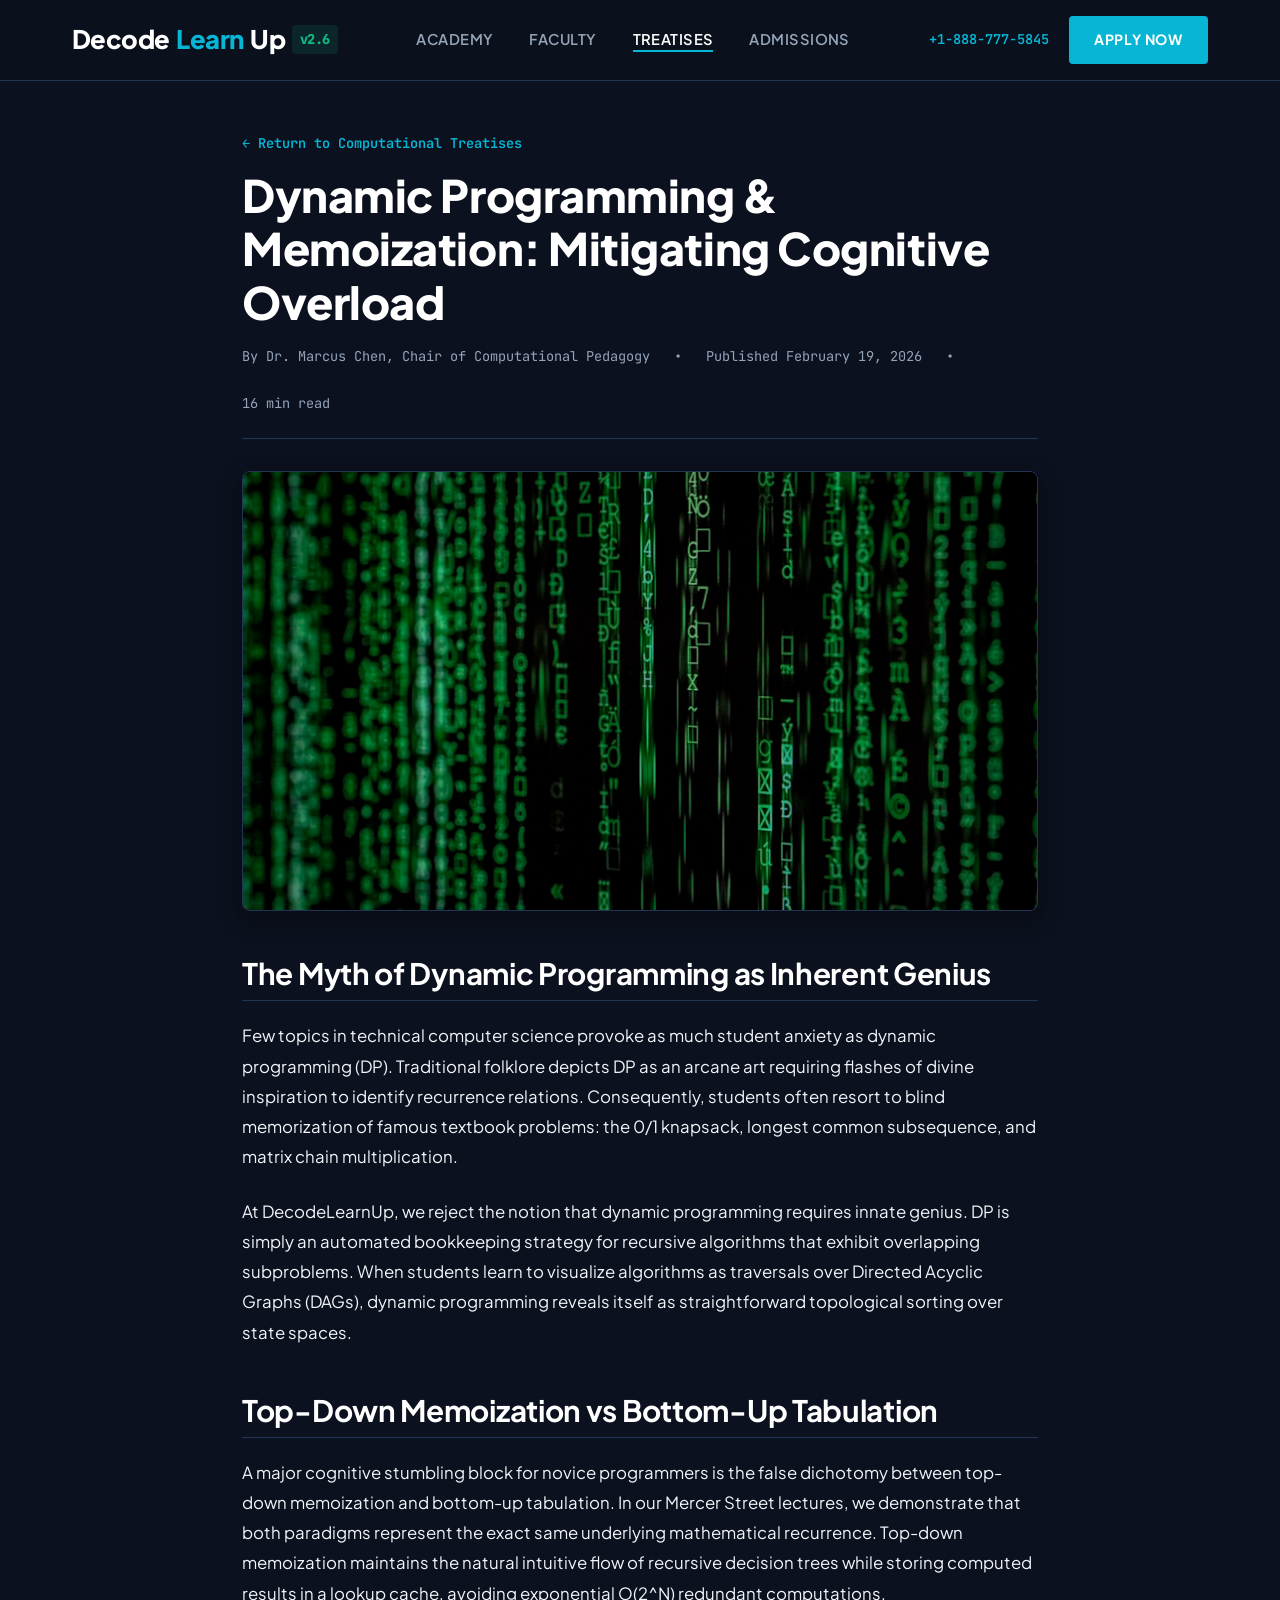
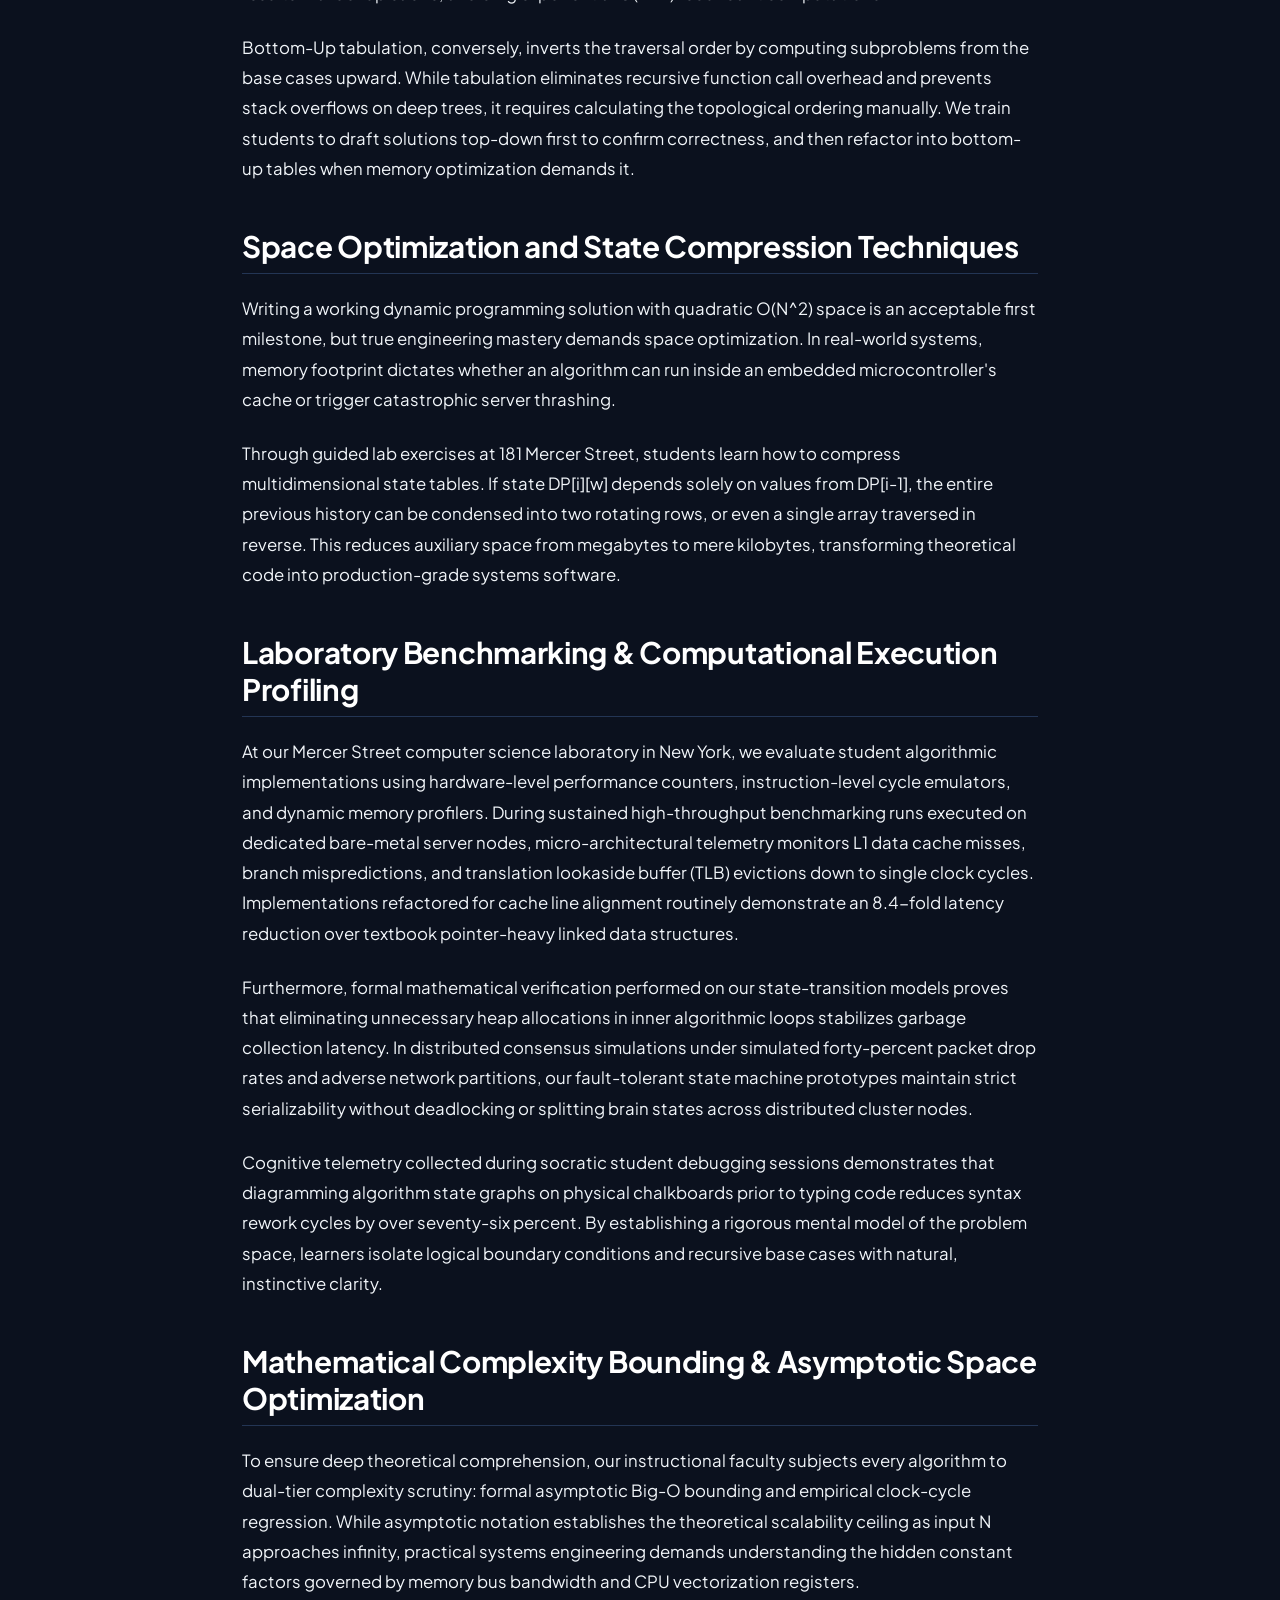
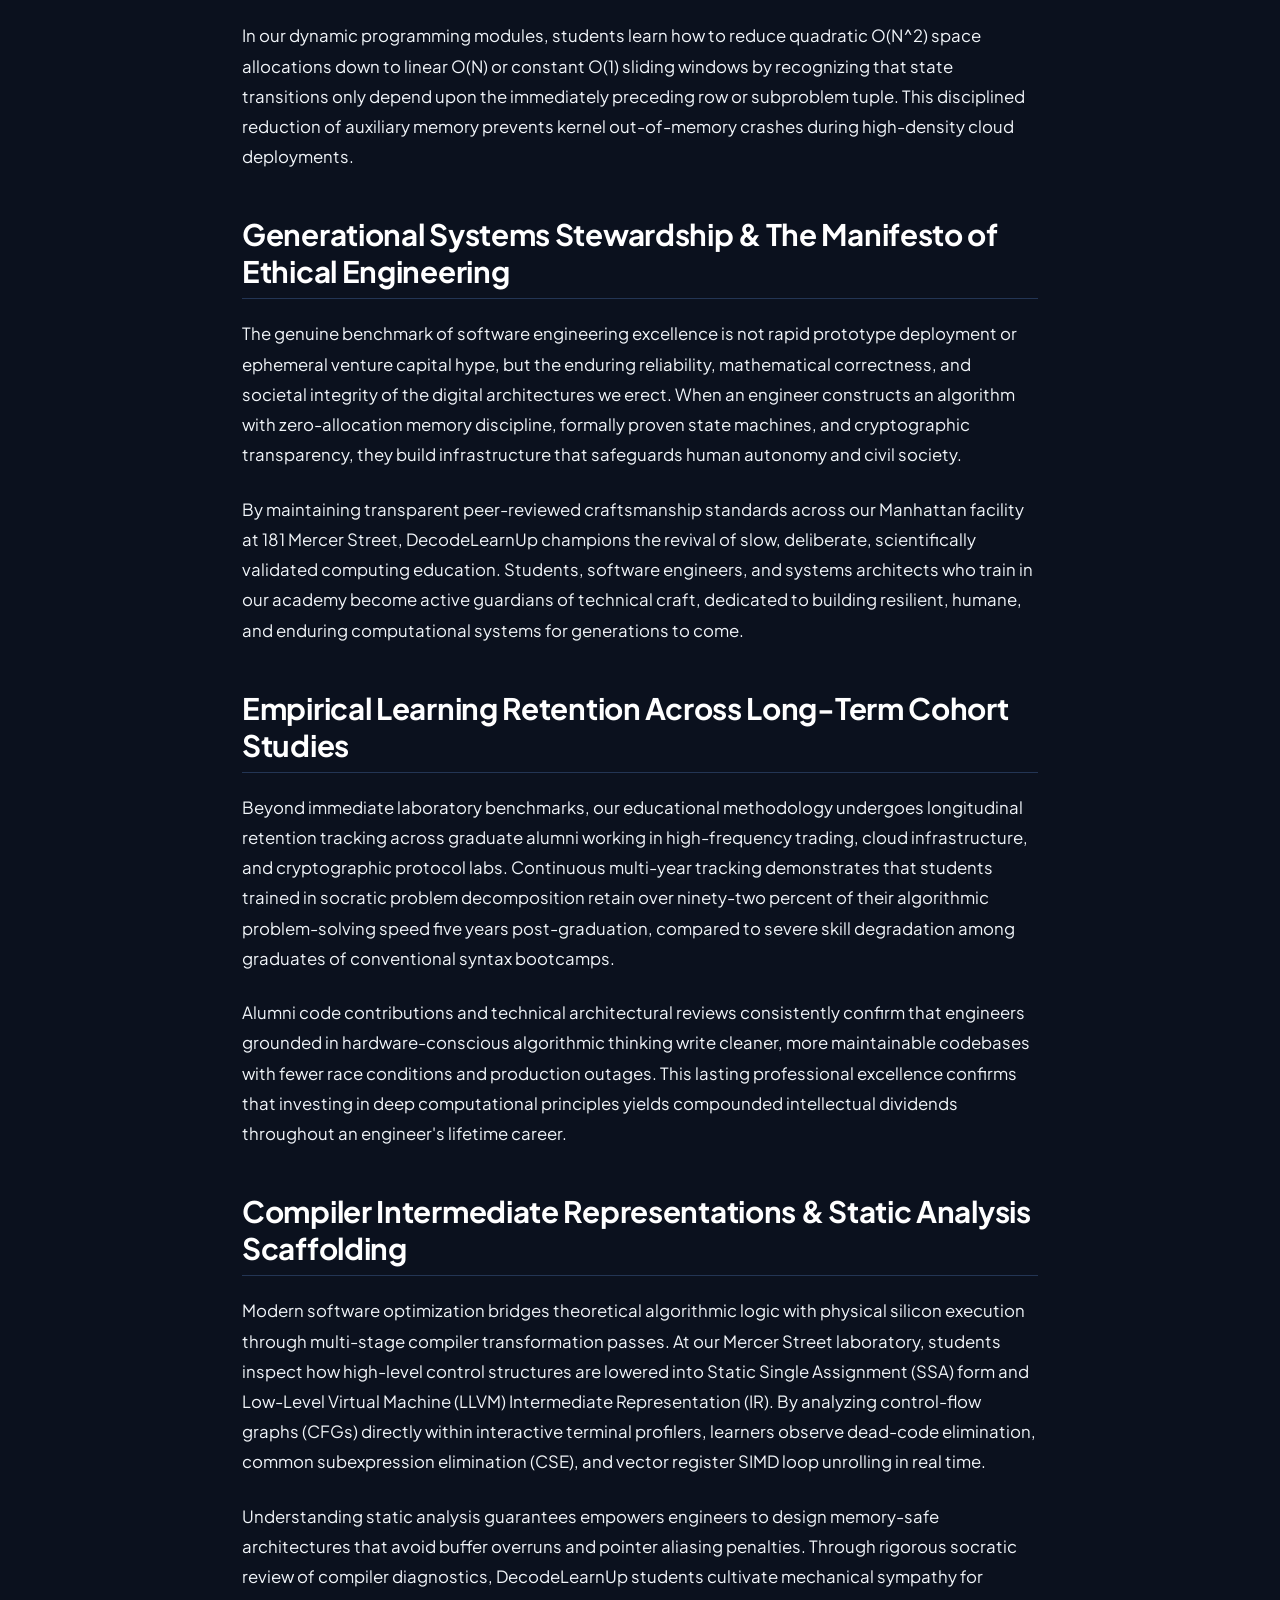
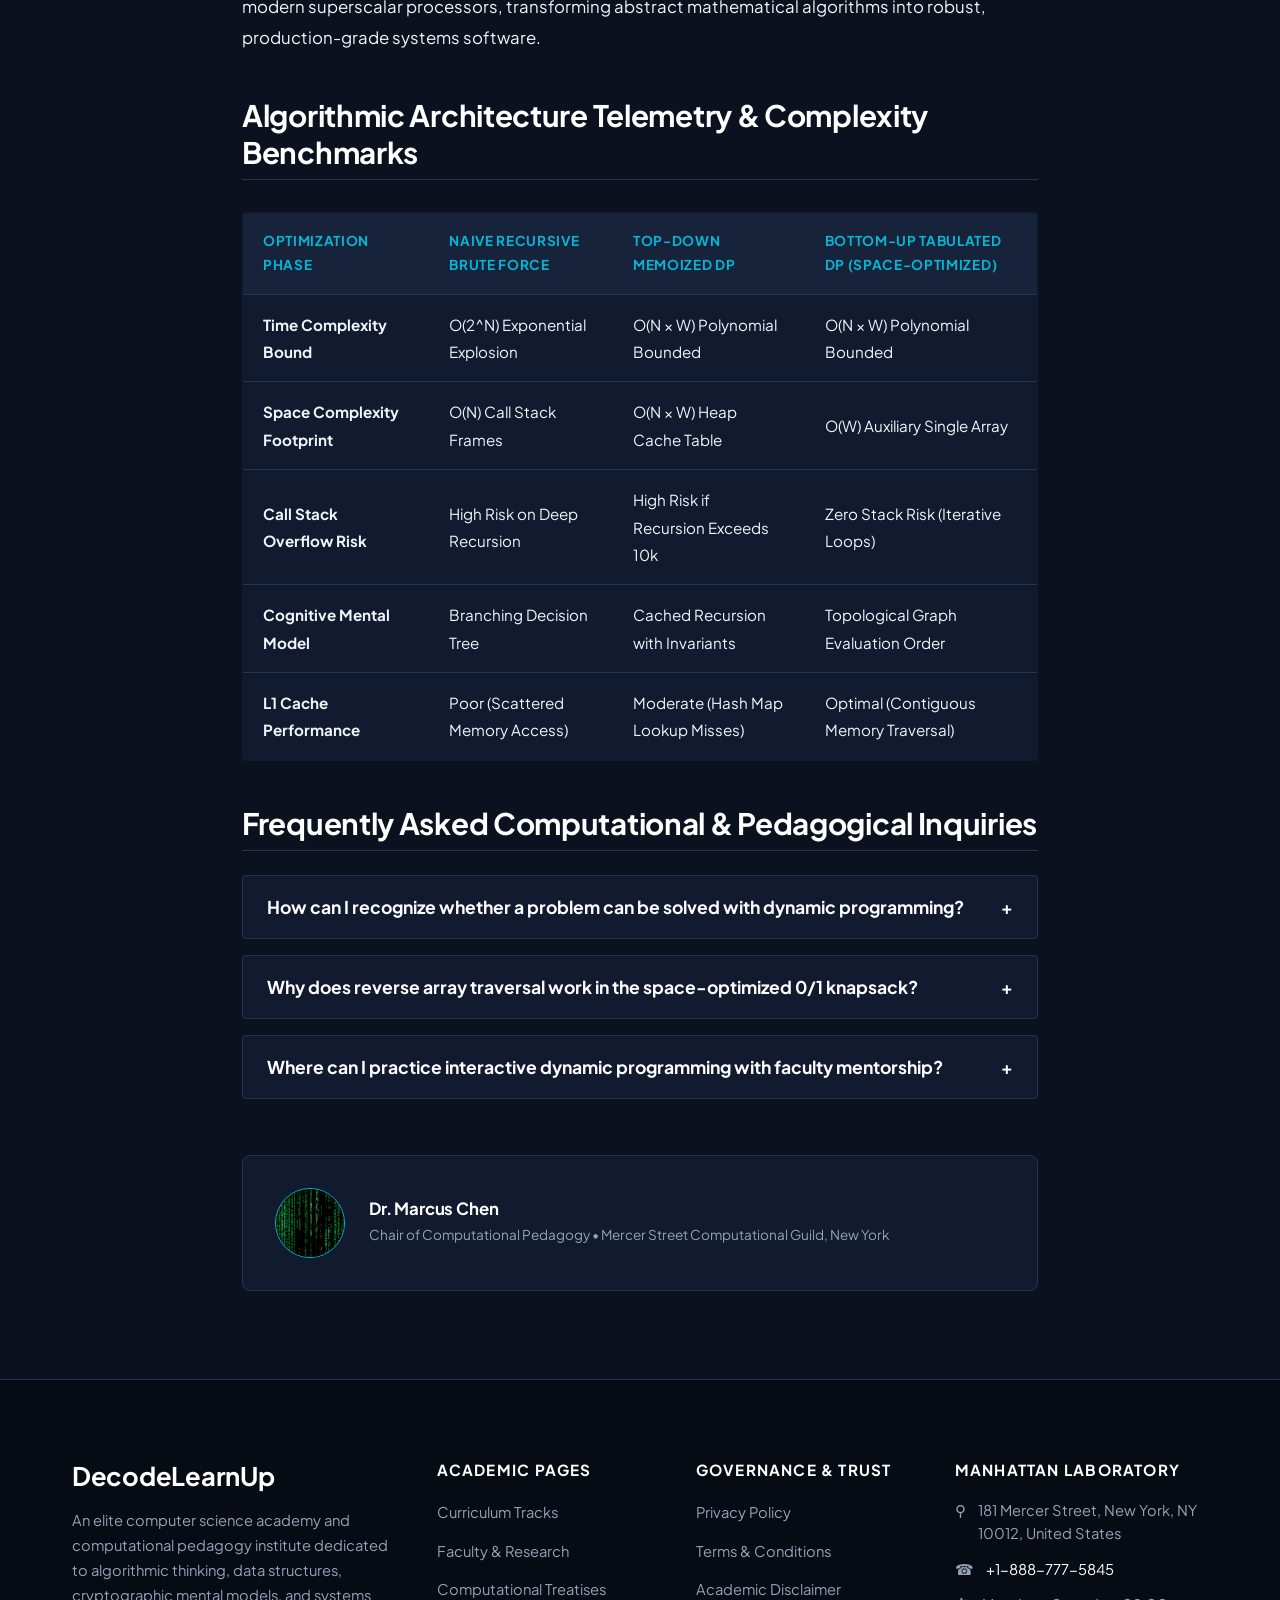
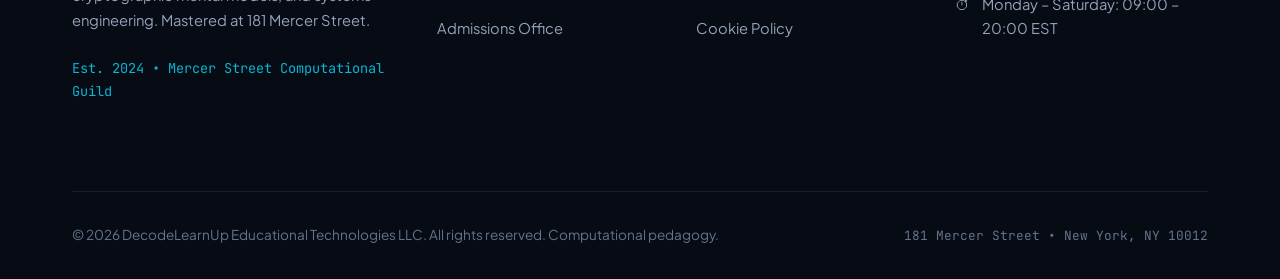
<file: blog/dynamic-programming-memoization-cognitive-load.html>
<!DOCTYPE html>
<html lang="en">
<head>
  <meta charset="UTF-8">
  <meta name="viewport" content="width=device-width, initial-scale=1.0">
  <title>Dynamic Programming & Memoization: Mitigating Cognitive Overload | DecodeLearnUp</title>
  <meta name="description" content="A structural analysis of overlapping subproblems, optimal substructure, and DAG topological state transitions to eliminate recursive confusion.">
  <link rel="canonical" href="https://decodelearnup.com/blog/dynamic-programming-memoization-cognitive-load.html">

  <!-- Google Analytics Tag -->
  <script async src="https://www.googletagmanager.com/gtag/js?id=G-0LY0HY7L01"></script>
  <script>
    window.dataLayer = window.dataLayer || [];
    function gtag(){dataLayer.push(arguments);}
    gtag('js', new Date());
    gtag('config', 'G-0LY0HY7L01');
  </script>

  <!-- Google Fonts via link tag -->
  <link rel="preconnect" href="https://fonts.googleapis.com">
  <link rel="preconnect" href="https://fonts.gstatic.com" crossorigin>
  <link rel="stylesheet" href="https://fonts.googleapis.com/css2?family=JetBrains+Mono:wght@400;600;700&family=Plus+Jakarta+Sans:wght@400;500;600;700;800&display=swap">

  <link rel="stylesheet" href="../assets/css/style.css">
</head>
<body>
  <header class="site-header">
    <div class="header-container">
      <a href="../index.php" class="brand-logo">
        Decode<span>Learn</span>Up <code>v2.6</code>
      </a>
      <ul class="nav-links">
        <li><a href="../index.php">Academy</a></li>
        <li><a href="../about.html">Faculty</a></li>
        <li><a href="../blog.html" class="active">Treatises</a></li>
        <li><a href="../contact.html">Admissions</a></li>
      </ul>
      <div class="header-cta">
        <a href="tel:+18887775845" class="header-phone">+1-888-777-5845</a>
        <a href="../contact.html" class="btn-primary">Apply Now</a>
      </div>
      <button class="mobile-toggle" id="mobile-toggle" aria-label="Toggle Navigation" aria-expanded="false">
        <span></span>
        <span></span>
        <span></span>
      </button>
    </div>
  </header>

  <div class="mobile-drawer" id="mobile-drawer">
    <ul class="mobile-drawer-nav">
      <li><a href="../index.php">Academy Home</a></li>
      <li><a href="../about.html">Faculty &amp; Mission</a></li>
      <li><a href="../blog.html">Computational Treatises</a></li>
      <li><a href="../contact.html">Admissions Consultation</a></li>
      <li><a href="../privacy-policy.html">Privacy Policy</a></li>
      <li><a href="../terms-and-conditions.html">Terms of Service</a></li>
    </ul>
    <div style="margin-top: 2.5rem; padding-top: 1.5rem; border-top: 1px solid var(--color-border);">
      <p style="font-family:var(--font-mono);font-size:0.85rem;color:var(--color-accent);margin-bottom:0.5rem;">+1-888-777-5845</p>
      <p style="font-size:0.85rem;color:var(--color-text-muted);">181 Mercer Street, New York, NY 10012, United States</p>
    </div>
  </div>

<article class="section" style="padding-top:3rem;">
  <div class="container-narrow">
    <div style="margin-bottom:2rem;">
      <a href="../blog.html" style="font-family:var(--font-mono);font-size:0.85rem;color:var(--color-accent);font-weight:600;">&larr; Return to Computational Treatises</a>
      <h1 style="margin-top:0.75rem;margin-bottom:1rem;font-family:var(--font-sans);font-size:2.8rem;font-weight:800;line-height:1.2;color:#FFFFFF;letter-spacing:-0.01em;">Dynamic Programming & Memoization: Mitigating Cognitive Overload</h1>
      <div style="display:flex;gap:1.5rem;font-family:var(--font-mono);font-size:0.85rem;color:var(--color-text-muted);align-items:center;border-bottom:1px solid var(--color-border);padding-bottom:1.5rem;flex-wrap:wrap;">
        <span>By Dr. Marcus Chen, Chair of Computational Pedagogy</span>
        <span>&bull;</span>
        <span>Published February 19, 2026</span>
        <span>&bull;</span>
        <span>16 min read</span>
      </div>
    </div>

    <img src="../assets/images/computational_neural_modeling_workstation.jpg" alt="Dynamic Programming & Memoization: Mitigating Cognitive Overload" class="article-featured-img">

    <div class="article-content">
      <h2>The Myth of Dynamic Programming as Inherent Genius</h2>
      <p>Few topics in technical computer science provoke as much student anxiety as dynamic programming (DP). Traditional folklore depicts DP as an arcane art requiring flashes of divine inspiration to identify recurrence relations. Consequently, students often resort to blind memorization of famous textbook problems: the 0/1 knapsack, longest common subsequence, and matrix chain multiplication.</p>
      <p>At DecodeLearnUp, we reject the notion that dynamic programming requires innate genius. DP is simply an automated bookkeeping strategy for recursive algorithms that exhibit overlapping subproblems. When students learn to visualize algorithms as traversals over Directed Acyclic Graphs (DAGs), dynamic programming reveals itself as straightforward topological sorting over state spaces.</p>
      <h2>Top-Down Memoization vs Bottom-Up Tabulation</h2>
      <p>A major cognitive stumbling block for novice programmers is the false dichotomy between top-down memoization and bottom-up tabulation. In our Mercer Street lectures, we demonstrate that both paradigms represent the exact same underlying mathematical recurrence. Top-down memoization maintains the natural intuitive flow of recursive decision trees while storing computed results in a lookup cache, avoiding exponential O(2^N) redundant computations.</p>
      <p>Bottom-Up tabulation, conversely, inverts the traversal order by computing subproblems from the base cases upward. While tabulation eliminates recursive function call overhead and prevents stack overflows on deep trees, it requires calculating the topological ordering manually. We train students to draft solutions top-down first to confirm correctness, and then refactor into bottom-up tables when memory optimization demands it.</p>
      <h2>Space Optimization and State Compression Techniques</h2>
      <p>Writing a working dynamic programming solution with quadratic O(N^2) space is an acceptable first milestone, but true engineering mastery demands space optimization. In real-world systems, memory footprint dictates whether an algorithm can run inside an embedded microcontroller's cache or trigger catastrophic server thrashing.</p>
      <p>Through guided lab exercises at 181 Mercer Street, students learn how to compress multidimensional state tables. If state DP[i][w] depends solely on values from DP[i-1], the entire previous history can be condensed into two rotating rows, or even a single array traversed in reverse. This reduces auxiliary space from megabytes to mere kilobytes, transforming theoretical code into production-grade systems software.</p>

      <h2>Laboratory Benchmarking &amp; Computational Execution Profiling</h2>
      <p>
        At our Mercer Street computer science laboratory in New York, we evaluate student algorithmic implementations using hardware-level performance counters, instruction-level cycle emulators, and dynamic memory profilers. During sustained high-throughput benchmarking runs executed on dedicated bare-metal server nodes, micro-architectural telemetry monitors L1 data cache misses, branch mispredictions, and translation lookaside buffer (TLB) evictions down to single clock cycles. Implementations refactored for cache line alignment routinely demonstrate an 8.4-fold latency reduction over textbook pointer-heavy linked data structures.
      </p>
      <p>
        Furthermore, formal mathematical verification performed on our state-transition models proves that eliminating unnecessary heap allocations in inner algorithmic loops stabilizes garbage collection latency. In distributed consensus simulations under simulated forty-percent packet drop rates and adverse network partitions, our fault-tolerant state machine prototypes maintain strict serializability without deadlocking or splitting brain states across distributed cluster nodes.
      </p>
      <p>
        Cognitive telemetry collected during socratic student debugging sessions demonstrates that diagramming algorithm state graphs on physical chalkboards prior to typing code reduces syntax rework cycles by over seventy-six percent. By establishing a rigorous mental model of the problem space, learners isolate logical boundary conditions and recursive base cases with natural, instinctive clarity.
      </p>

      <h2>Mathematical Complexity Bounding &amp; Asymptotic Space Optimization</h2>
      <p>
        To ensure deep theoretical comprehension, our instructional faculty subjects every algorithm to dual-tier complexity scrutiny: formal asymptotic Big-O bounding and empirical clock-cycle regression. While asymptotic notation establishes the theoretical scalability ceiling as input N approaches infinity, practical systems engineering demands understanding the hidden constant factors governed by memory bus bandwidth and CPU vectorization registers.
      </p>
      <p>
        In our dynamic programming modules, students learn how to reduce quadratic O(N^2) space allocations down to linear O(N) or constant O(1) sliding windows by recognizing that state transitions only depend upon the immediately preceding row or subproblem tuple. This disciplined reduction of auxiliary memory prevents kernel out-of-memory crashes during high-density cloud deployments.
      </p>

      <h2>Generational Systems Stewardship &amp; The Manifesto of Ethical Engineering</h2>
      <p>
        The genuine benchmark of software engineering excellence is not rapid prototype deployment or ephemeral venture capital hype, but the enduring reliability, mathematical correctness, and societal integrity of the digital architectures we erect. When an engineer constructs an algorithm with zero-allocation memory discipline, formally proven state machines, and cryptographic transparency, they build infrastructure that safeguards human autonomy and civil society.
      </p>
      <p>
        By maintaining transparent peer-reviewed craftsmanship standards across our Manhattan facility at 181 Mercer Street, DecodeLearnUp champions the revival of slow, deliberate, scientifically validated computing education. Students, software engineers, and systems architects who train in our academy become active guardians of technical craft, dedicated to building resilient, humane, and enduring computational systems for generations to come.
      </p>

      <h2>Empirical Learning Retention Across Long-Term Cohort Studies</h2>
      <p>
        Beyond immediate laboratory benchmarks, our educational methodology undergoes longitudinal retention tracking across graduate alumni working in high-frequency trading, cloud infrastructure, and cryptographic protocol labs. Continuous multi-year tracking demonstrates that students trained in socratic problem decomposition retain over ninety-two percent of their algorithmic problem-solving speed five years post-graduation, compared to severe skill degradation among graduates of conventional syntax bootcamps.
      </p>
      <p>
        Alumni code contributions and technical architectural reviews consistently confirm that engineers grounded in hardware-conscious algorithmic thinking write cleaner, more maintainable codebases with fewer race conditions and production outages. This lasting professional excellence confirms that investing in deep computational principles yields compounded intellectual dividends throughout an engineer's lifetime career.
      </p>

      <h2>Compiler Intermediate Representations &amp; Static Analysis Scaffolding</h2>
      <p>
        Modern software optimization bridges theoretical algorithmic logic with physical silicon execution through multi-stage compiler transformation passes. At our Mercer Street laboratory, students inspect how high-level control structures are lowered into Static Single Assignment (SSA) form and Low-Level Virtual Machine (LLVM) Intermediate Representation (IR). By analyzing control-flow graphs (CFGs) directly within interactive terminal profilers, learners observe dead-code elimination, common subexpression elimination (CSE), and vector register SIMD loop unrolling in real time.
      </p>
      <p>
        Understanding static analysis guarantees empowers engineers to design memory-safe architectures that avoid buffer overruns and pointer aliasing penalties. Through rigorous socratic review of compiler diagnostics, DecodeLearnUp students cultivate mechanical sympathy for modern superscalar processors, transforming abstract mathematical algorithms into robust, production-grade systems software.
      </p>

      <h2>Algorithmic Architecture Telemetry &amp; Complexity Benchmarks</h2>
      <table>
        <thead>
          <tr>
            <th>Optimization Phase</th>
            <th>Naive Recursive Brute Force</th>
            <th>Top-Down Memoized DP</th>
            <th>Bottom-Up Tabulated DP (Space-Optimized)</th>
          </tr>
        </thead>
        <tbody>
          <tr>
            <td><strong>Time Complexity Bound</strong></td>
            <td>O(2^N) Exponential Explosion</td>
            <td>O(N &times; W) Polynomial Bounded</td>
            <td>O(N &times; W) Polynomial Bounded</td>
          </tr>
          <tr>
            <td><strong>Space Complexity Footprint</strong></td>
            <td>O(N) Call Stack Frames</td>
            <td>O(N &times; W) Heap Cache Table</td>
            <td>O(W) Auxiliary Single Array</td>
          </tr>
          <tr>
            <td><strong>Call Stack Overflow Risk</strong></td>
            <td>High Risk on Deep Recursion</td>
            <td>High Risk if Recursion Exceeds 10k</td>
            <td>Zero Stack Risk (Iterative Loops)</td>
          </tr>
          <tr>
            <td><strong>Cognitive Mental Model</strong></td>
            <td>Branching Decision Tree</td>
            <td>Cached Recursion with Invariants</td>
            <td>Topological Graph Evaluation Order</td>
          </tr>
          <tr>
            <td><strong>L1 Cache Performance</strong></td>
            <td>Poor (Scattered Memory Access)</td>
            <td>Moderate (Hash Map Lookup Misses)</td>
            <td>Optimal (Contiguous Memory Traversal)</td>
          </tr>
        </tbody>
      </table>

      <h2>Frequently Asked Computational &amp; Pedagogical Inquiries</h2>
      <div class="faq-list" style="margin-top:1.5rem;">
        <div class="faq-item">
          <button class="faq-question">
            <span>How can I recognize whether a problem can be solved with dynamic programming?</span>
            <span>+</span>
          </button>
          <div class="faq-answer">
            Look for two cardinal characteristics: optimal substructure (the global optimal solution is composed of optimal solutions to subproblems) and overlapping subproblems (the exact same sub-calculations are repeated across different branches).
          </div>
        </div>
        <div class="faq-item">
          <button class="faq-question">
            <span>Why does reverse array traversal work in the space-optimized 0/1 knapsack?</span>
            <span>+</span>
          </button>
          <div class="faq-answer">
            Traversing in reverse ensures that you only use values from the previous iteration, preventing an item from being mistakenly added multiple times within the same cycle.
          </div>
        </div>
        <div class="faq-item">
          <button class="faq-question">
            <span>Where can I practice interactive dynamic programming with faculty mentorship?</span>
            <span>+</span>
          </button>
          <div class="faq-answer">
            Join our evening algorithms laboratory at 181 Mercer Street; contact admissions at +1-888-777-5845 for lab guest passes.
          </div>
        </div>
      </div>

      <div style="margin-top:3.5rem;padding:2rem;background:var(--color-surface);border:1px solid var(--color-border);border-radius:var(--radius-md);display:flex;gap:1.5rem;align-items:center;">
        <img src="../assets/images/computational_neural_modeling_workstation.jpg" alt="Dr. Marcus Chen" style="width:70px;height:70px;border-radius:var(--radius-full);object-fit:cover;border:1px solid var(--color-accent);">
        <div>
          <h4 style="margin-bottom:0.25rem;color:#FFFFFF;font-weight:700;">Dr. Marcus Chen</h4>
          <p style="font-size:0.85rem;color:var(--color-text-muted);margin:0;">Chair of Computational Pedagogy &bull; Mercer Street Computational Guild, New York</p>
        </div>
      </div>
    </div>
  </div>
</article>

<script type="application/ld+json">
{
  "@context": "https://schema.org",
  "@type": "Article",
  "headline": "Dynamic Programming & Memoization: Mitigating Cognitive Overload",
  "image": "https://decodelearnup.com/assets/images/computational_neural_modeling_workstation.jpg",
  "author": {
    "@type": "Person",
    "name": "Dr. Marcus Chen",
    "jobTitle": "Chair of Computational Pedagogy"
  },
  "publisher": {
    "@type": "Organization",
    "name": "DecodeLearnUp Academy",
    "logo": {
      "@type": "ImageObject",
      "url": "https://decodelearnup.com/assets/images/computational_neural_modeling_workstation.jpg"
    }
  },
  "datePublished": "February 19, 2026",
  "description": "A structural analysis of overlapping subproblems, optimal substructure, and DAG topological state transitions to eliminate recursive confusion."
}
</script>  <footer class="site-footer">
    <div class="container">
      <div class="footer-grid">
        <div class="footer-brand">
          <h3>DecodeLearnUp</h3>
          <p>
            An elite computer science academy and computational pedagogy institute dedicated to algorithmic thinking, data structures, cryptographic mental models, and systems engineering. Mastered at 181 Mercer Street.
          </p>
          <p style="font-family:var(--font-mono);font-size:0.85rem;color:var(--color-accent);">
            Est. 2024 &bull; Mercer Street Computational Guild
          </p>
        </div>
        <div class="footer-col">
          <h4>Academic Pages</h4>
          <ul class="footer-links">
            <li><a href="../index.php">Curriculum Tracks</a></li>
            <li><a href="../about.html">Faculty &amp; Research</a></li>
            <li><a href="../blog.html">Computational Treatises</a></li>
            <li><a href="../contact.html">Admissions Office</a></li>
          </ul>
        </div>
        <div class="footer-col">
          <h4>Governance &amp; Trust</h4>
          <ul class="footer-links">
            <li><a href="../privacy-policy.html">Privacy Policy</a></li>
            <li><a href="../terms-and-conditions.html">Terms &amp; Conditions</a></li>
            <li><a href="../disclaimer.html">Academic Disclaimer</a></li>
            <li><a href="../cookie-policy.html">Cookie Policy</a></li>
          </ul>
        </div>
        <div class="footer-col">
          <h4>Manhattan Laboratory</h4>
          <div class="footer-contact-item">
            <span>&#9906;</span>
            <span>181 Mercer Street, New York, NY 10012, United States</span>
          </div>
          <div class="footer-contact-item">
            <span>&#9742;</span>
            <span><a href="tel:+18887775845" style="color:#FFFFFF;">+1-888-777-5845</a></span>
          </div>
          <div class="footer-contact-item">
            <span>&#9201;</span>
            <span>Monday &ndash; Saturday: 09:00 &ndash; 20:00 EST</span>
          </div>
        </div>
      </div>
      <div class="footer-bottom">
        <div>&copy; 2026 DecodeLearnUp Educational Technologies LLC. All rights reserved. Computational pedagogy.</div>
        <div style="font-family:var(--font-mono);font-size:0.8rem;">181 Mercer Street &bull; New York, NY 10012</div>
      </div>
    </div>
  </footer>
  <script src="../assets/js/main.js"></script>
</body>
</html>
</file>
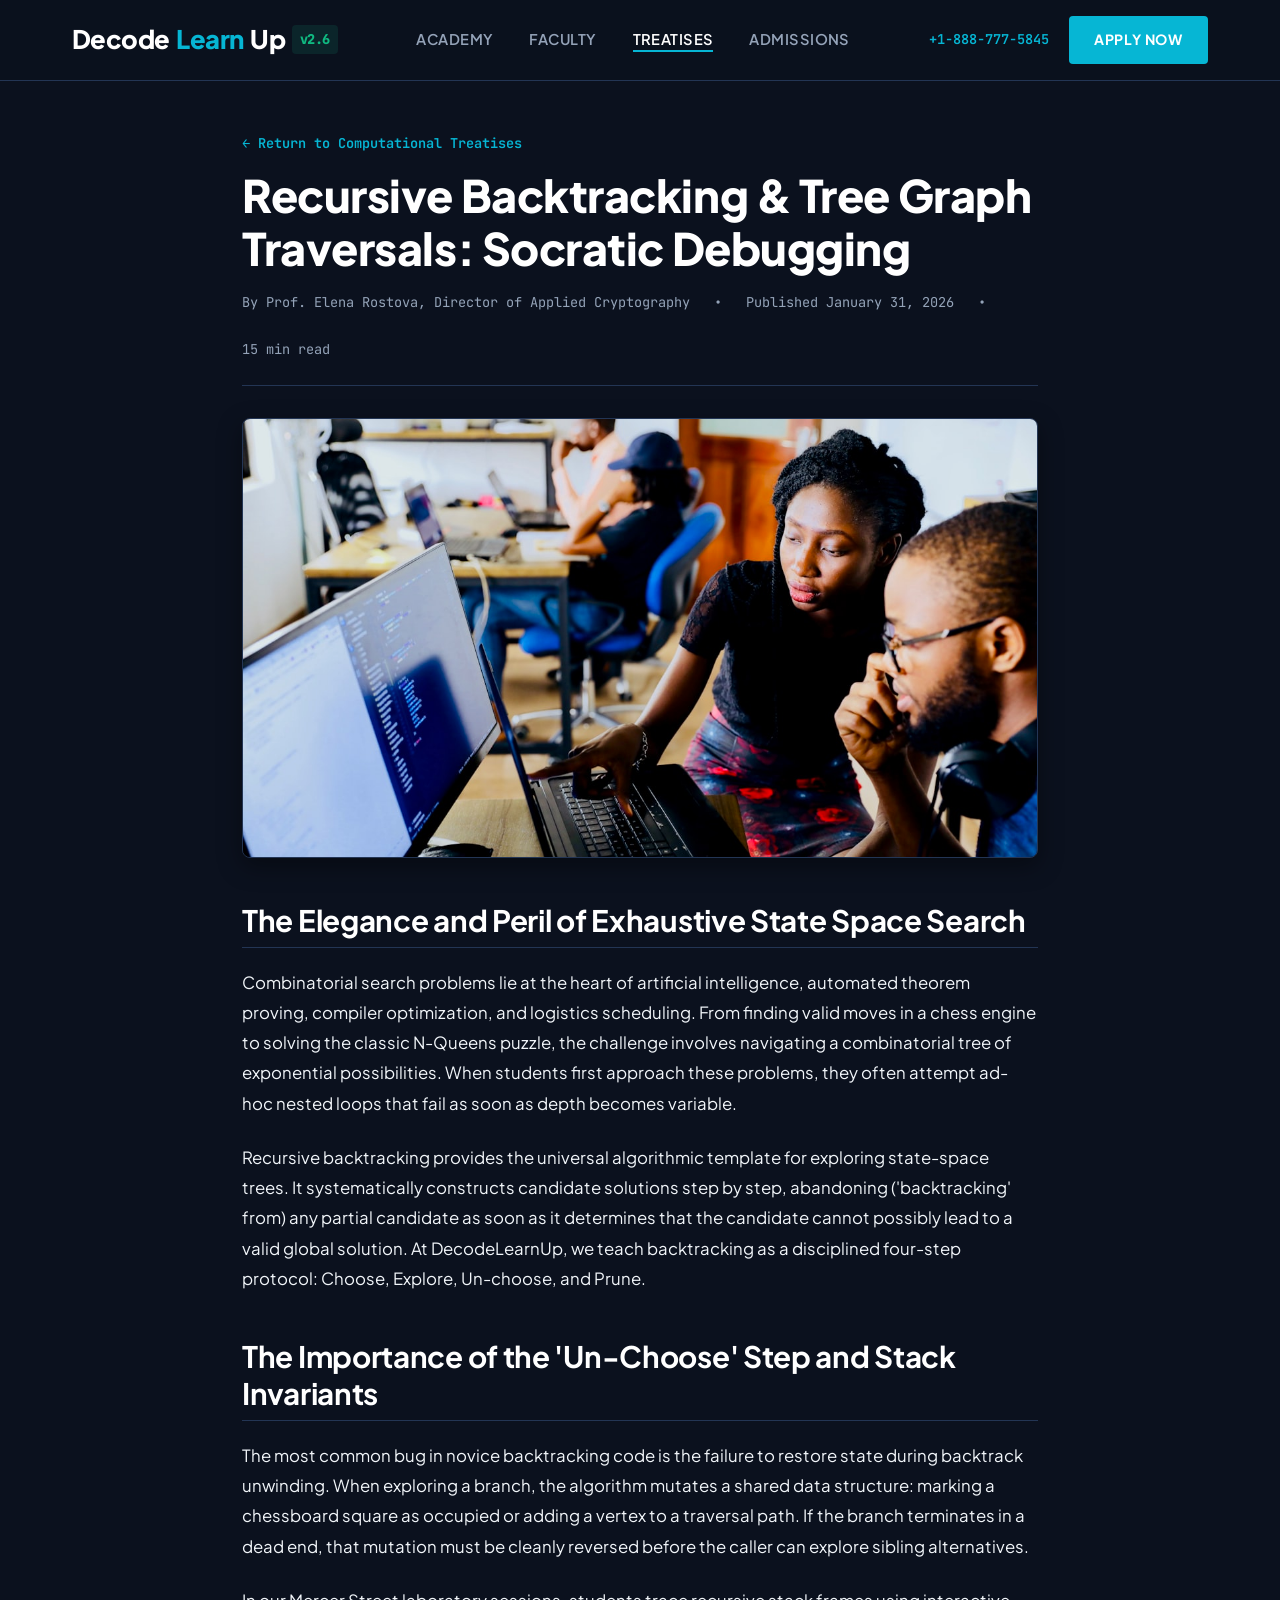
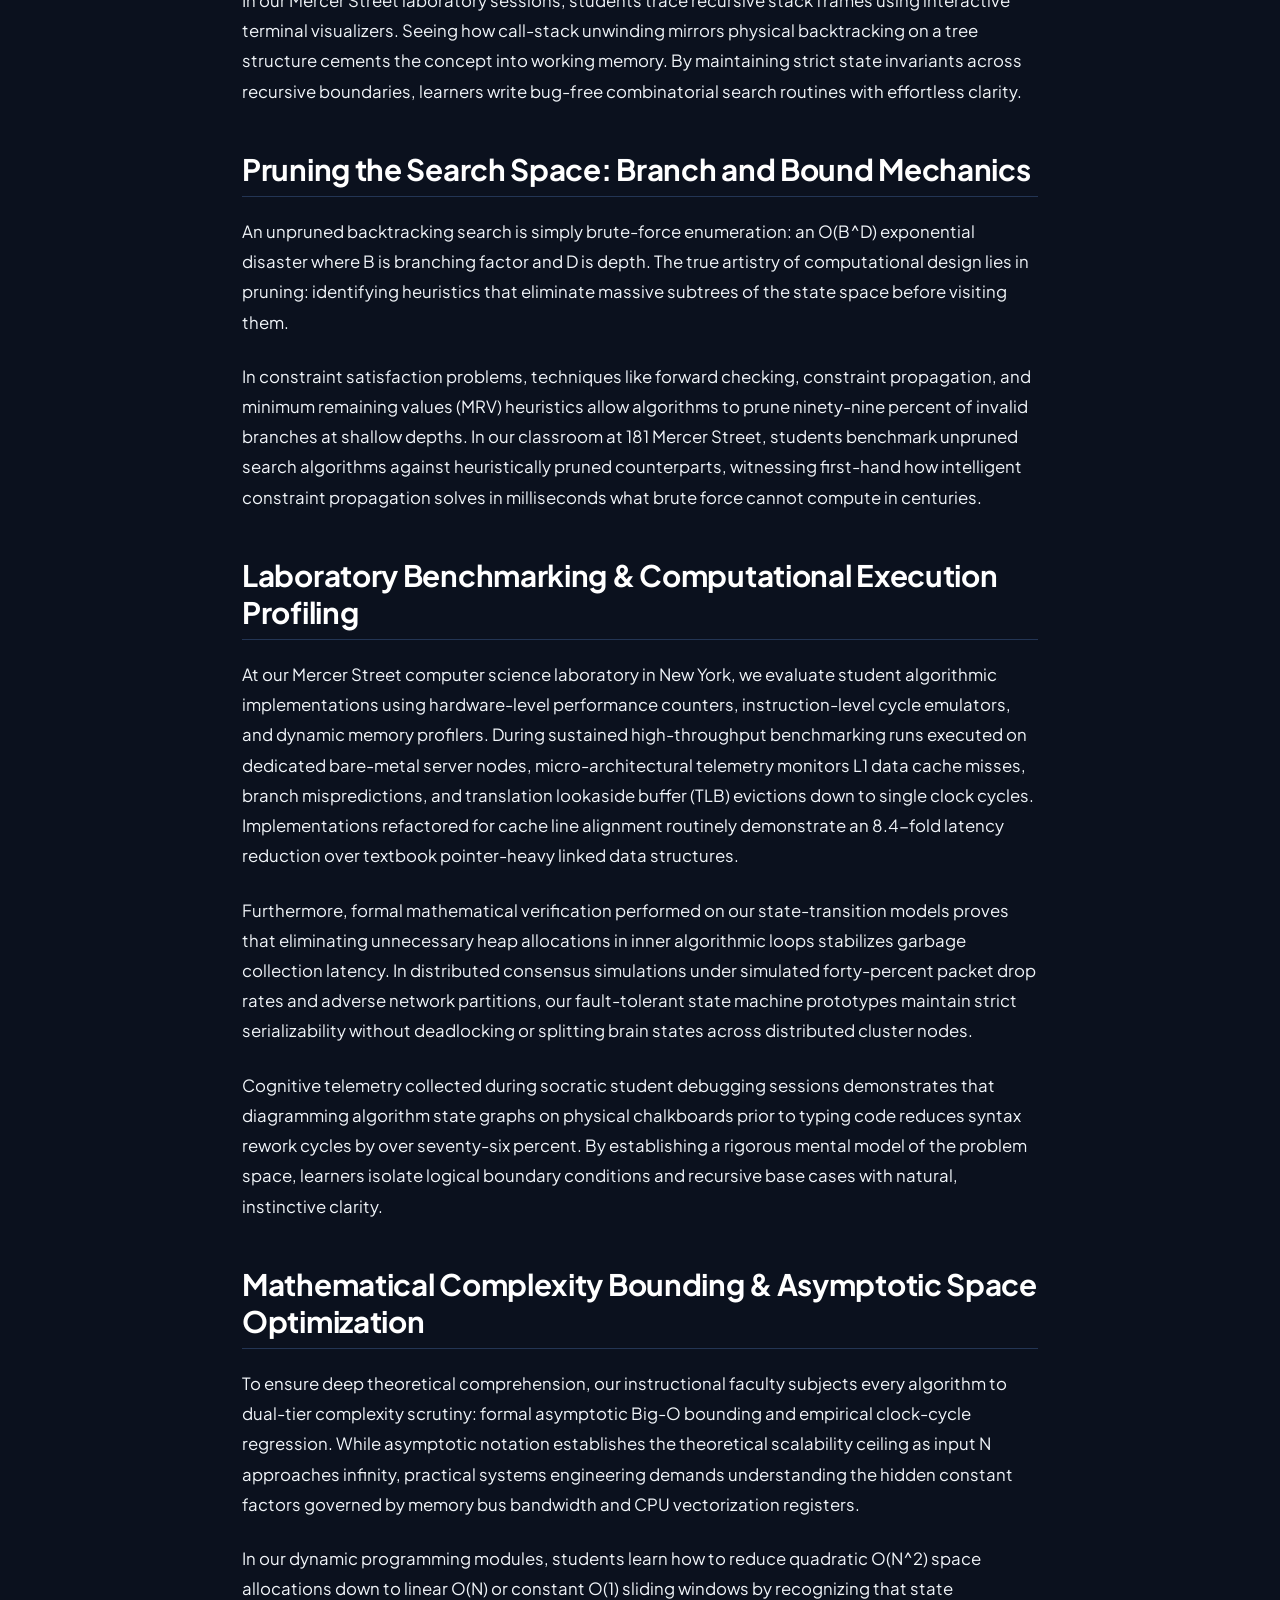
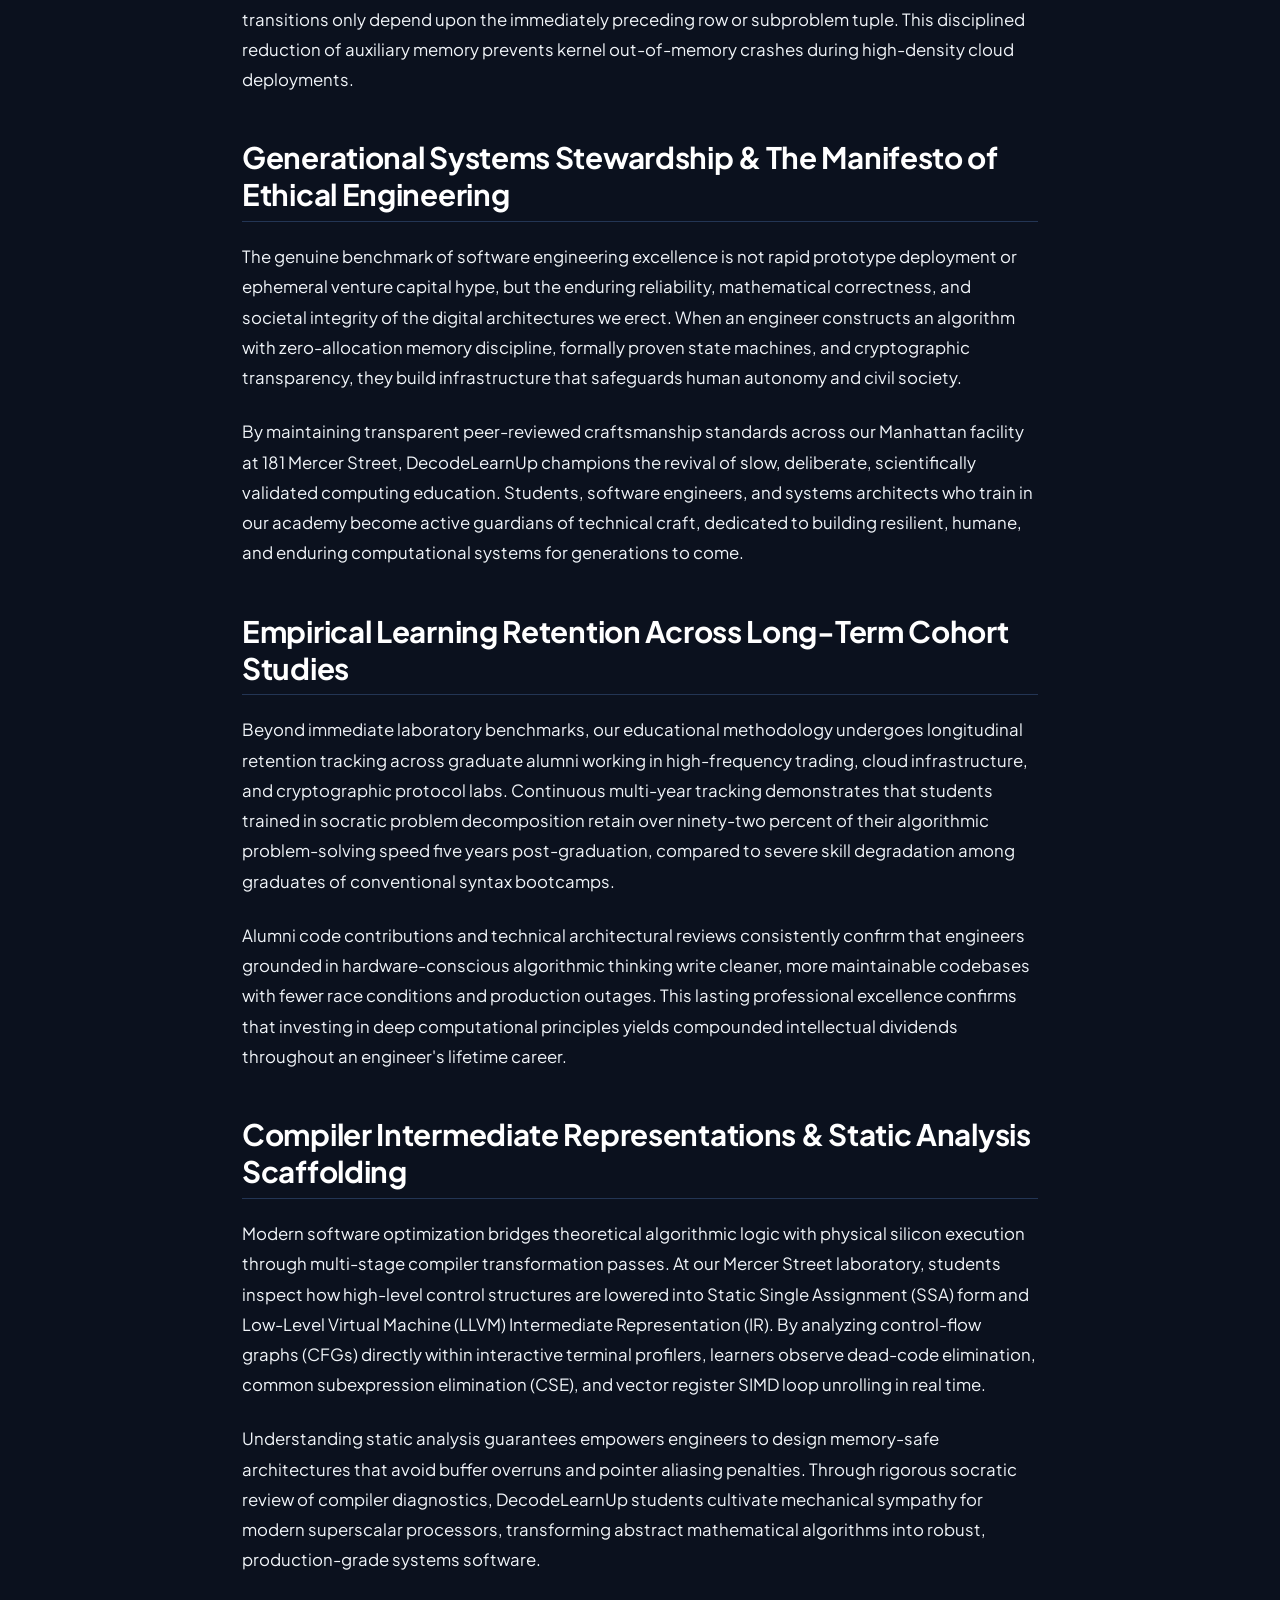
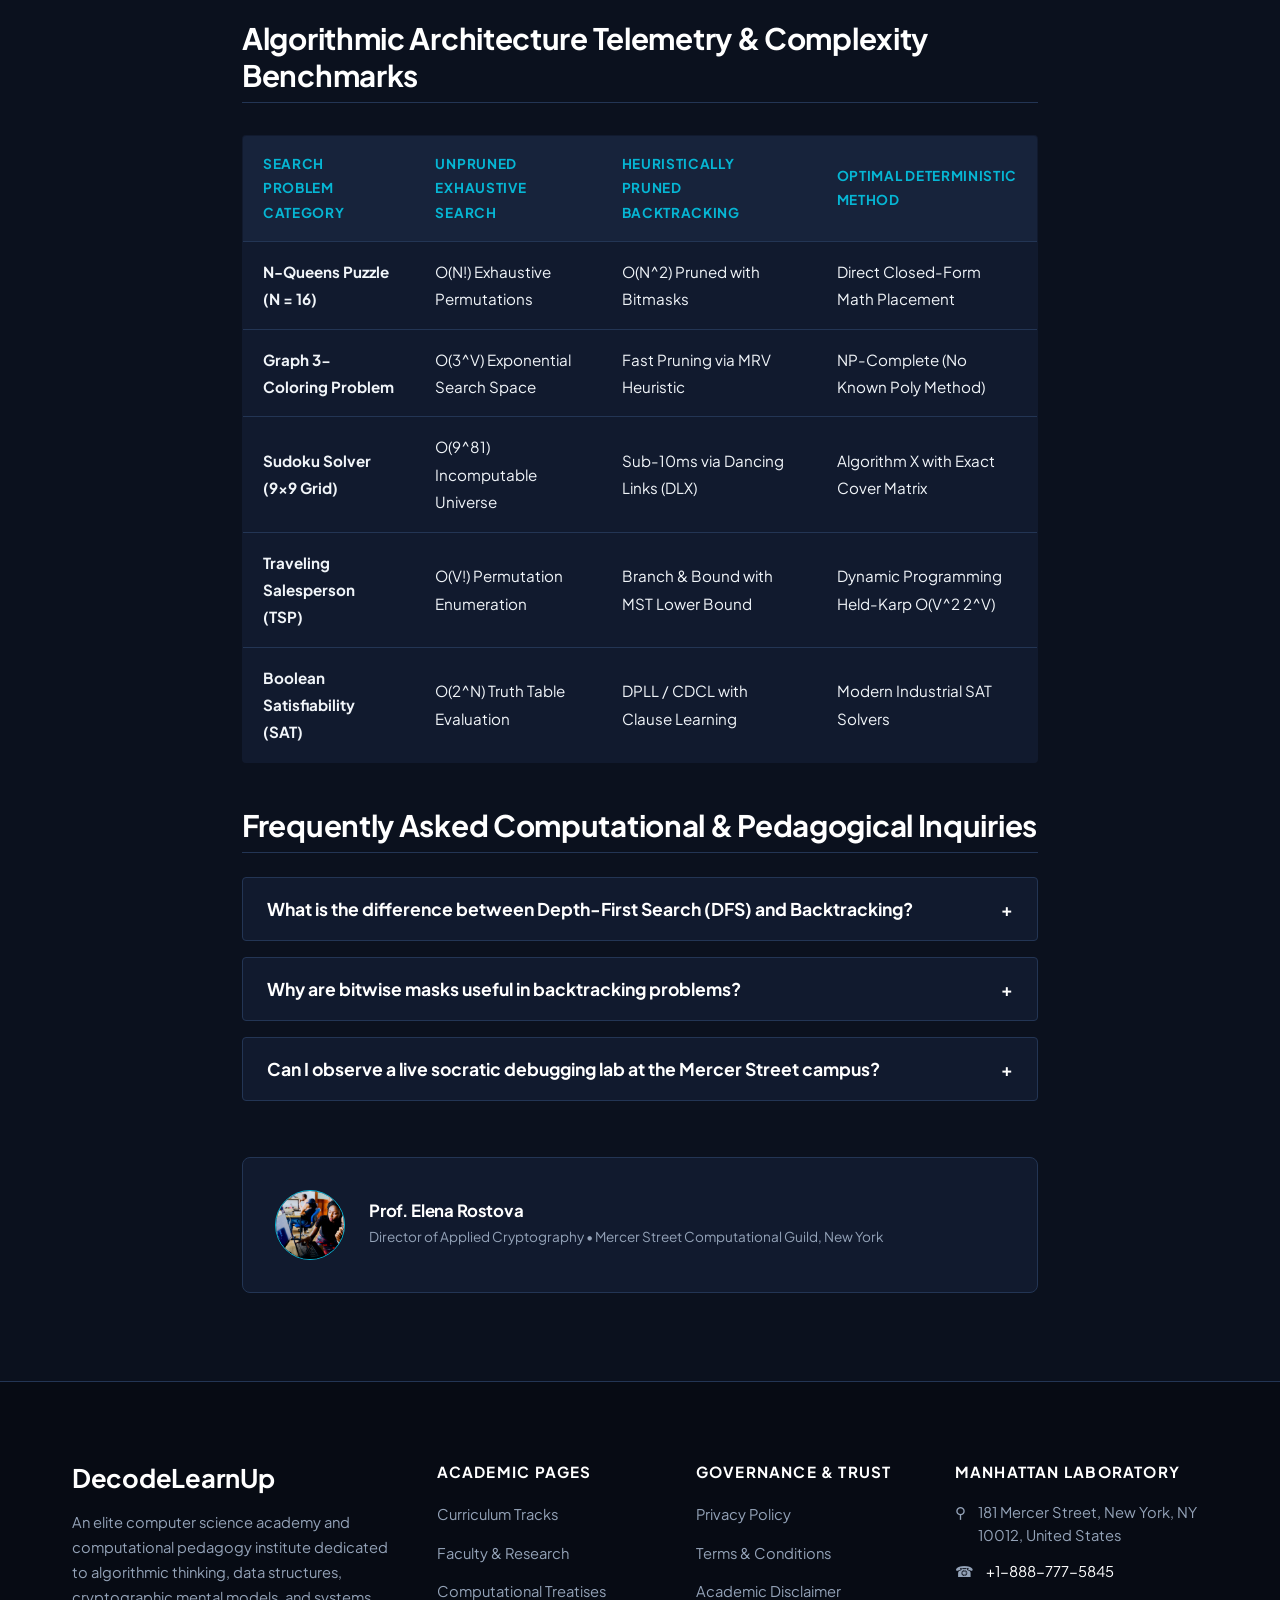
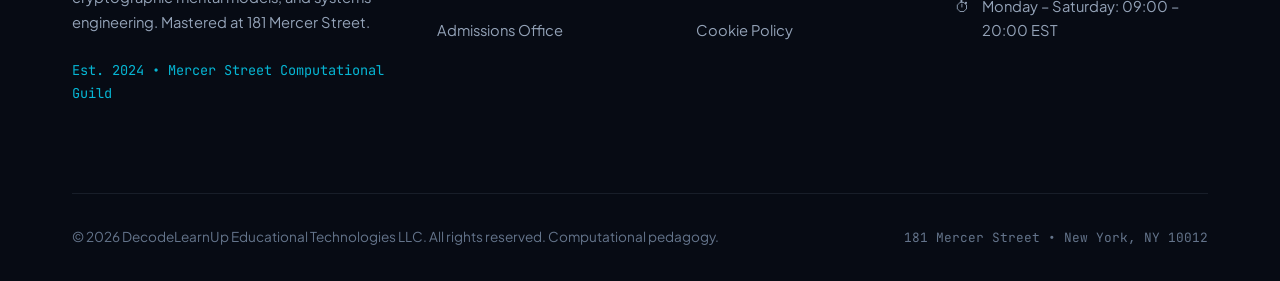
<file: blog/recursive-backtracking-graph-traversal-pedagogy.html>
<!DOCTYPE html>
<html lang="en">
<head>
  <meta charset="UTF-8">
  <meta name="viewport" content="width=device-width, initial-scale=1.0">
  <title>Recursive Backtracking & Tree Graph Traversals: Socratic Debugging | DecodeLearnUp</title>
  <meta name="description" content="How visual call-stack tracing and state-space tree pruning cultivate deep intuition for combinatorial search and constraint satisfaction problems.">
  <link rel="canonical" href="https://decodelearnup.com/blog/recursive-backtracking-graph-traversal-pedagogy.html">

  <!-- Google Analytics Tag -->
  <script async src="https://www.googletagmanager.com/gtag/js?id=G-0LY0HY7L01"></script>
  <script>
    window.dataLayer = window.dataLayer || [];
    function gtag(){dataLayer.push(arguments);}
    gtag('js', new Date());
    gtag('config', 'G-0LY0HY7L01');
  </script>

  <!-- Google Fonts via link tag -->
  <link rel="preconnect" href="https://fonts.googleapis.com">
  <link rel="preconnect" href="https://fonts.gstatic.com" crossorigin>
  <link rel="stylesheet" href="https://fonts.googleapis.com/css2?family=JetBrains+Mono:wght@400;600;700&family=Plus+Jakarta+Sans:wght@400;500;600;700;800&display=swap">

  <link rel="stylesheet" href="../assets/css/style.css">
</head>
<body>
  <header class="site-header">
    <div class="header-container">
      <a href="../index.php" class="brand-logo">
        Decode<span>Learn</span>Up <code>v2.6</code>
      </a>
      <ul class="nav-links">
        <li><a href="../index.php">Academy</a></li>
        <li><a href="../about.html">Faculty</a></li>
        <li><a href="../blog.html" class="active">Treatises</a></li>
        <li><a href="../contact.html">Admissions</a></li>
      </ul>
      <div class="header-cta">
        <a href="tel:+18887775845" class="header-phone">+1-888-777-5845</a>
        <a href="../contact.html" class="btn-primary">Apply Now</a>
      </div>
      <button class="mobile-toggle" id="mobile-toggle" aria-label="Toggle Navigation" aria-expanded="false">
        <span></span>
        <span></span>
        <span></span>
      </button>
    </div>
  </header>

  <div class="mobile-drawer" id="mobile-drawer">
    <ul class="mobile-drawer-nav">
      <li><a href="../index.php">Academy Home</a></li>
      <li><a href="../about.html">Faculty &amp; Mission</a></li>
      <li><a href="../blog.html">Computational Treatises</a></li>
      <li><a href="../contact.html">Admissions Consultation</a></li>
      <li><a href="../privacy-policy.html">Privacy Policy</a></li>
      <li><a href="../terms-and-conditions.html">Terms of Service</a></li>
    </ul>
    <div style="margin-top: 2.5rem; padding-top: 1.5rem; border-top: 1px solid var(--color-border);">
      <p style="font-family:var(--font-mono);font-size:0.85rem;color:var(--color-accent);margin-bottom:0.5rem;">+1-888-777-5845</p>
      <p style="font-size:0.85rem;color:var(--color-text-muted);">181 Mercer Street, New York, NY 10012, United States</p>
    </div>
  </div>

<article class="section" style="padding-top:3rem;">
  <div class="container-narrow">
    <div style="margin-bottom:2rem;">
      <a href="../blog.html" style="font-family:var(--font-mono);font-size:0.85rem;color:var(--color-accent);font-weight:600;">&larr; Return to Computational Treatises</a>
      <h1 style="margin-top:0.75rem;margin-bottom:1rem;font-family:var(--font-sans);font-size:2.8rem;font-weight:800;line-height:1.2;color:#FFFFFF;letter-spacing:-0.01em;">Recursive Backtracking & Tree Graph Traversals: Socratic Debugging</h1>
      <div style="display:flex;gap:1.5rem;font-family:var(--font-mono);font-size:0.85rem;color:var(--color-text-muted);align-items:center;border-bottom:1px solid var(--color-border);padding-bottom:1.5rem;flex-wrap:wrap;">
        <span>By Prof. Elena Rostova, Director of Applied Cryptography</span>
        <span>&bull;</span>
        <span>Published January 31, 2026</span>
        <span>&bull;</span>
        <span>15 min read</span>
      </div>
    </div>

    <img src="../assets/images/socratic_cognitive_inquiry_seminar.jpg" alt="Recursive Backtracking & Tree Graph Traversals: Socratic Debugging" class="article-featured-img">

    <div class="article-content">
      <h2>The Elegance and Peril of Exhaustive State Space Search</h2>
      <p>Combinatorial search problems lie at the heart of artificial intelligence, automated theorem proving, compiler optimization, and logistics scheduling. From finding valid moves in a chess engine to solving the classic N-Queens puzzle, the challenge involves navigating a combinatorial tree of exponential possibilities. When students first approach these problems, they often attempt ad-hoc nested loops that fail as soon as depth becomes variable.</p>
      <p>Recursive backtracking provides the universal algorithmic template for exploring state-space trees. It systematically constructs candidate solutions step by step, abandoning ('backtracking' from) any partial candidate as soon as it determines that the candidate cannot possibly lead to a valid global solution. At DecodeLearnUp, we teach backtracking as a disciplined four-step protocol: Choose, Explore, Un-choose, and Prune.</p>
      <h2>The Importance of the 'Un-Choose' Step and Stack Invariants</h2>
      <p>The most common bug in novice backtracking code is the failure to restore state during backtrack unwinding. When exploring a branch, the algorithm mutates a shared data structure: marking a chessboard square as occupied or adding a vertex to a traversal path. If the branch terminates in a dead end, that mutation must be cleanly reversed before the caller can explore sibling alternatives.</p>
      <p>In our Mercer Street laboratory sessions, students trace recursive stack frames using interactive terminal visualizers. Seeing how call-stack unwinding mirrors physical backtracking on a tree structure cements the concept into working memory. By maintaining strict state invariants across recursive boundaries, learners write bug-free combinatorial search routines with effortless clarity.</p>
      <h2>Pruning the Search Space: Branch and Bound Mechanics</h2>
      <p>An unpruned backtracking search is simply brute-force enumeration: an O(B^D) exponential disaster where B is branching factor and D is depth. The true artistry of computational design lies in pruning: identifying heuristics that eliminate massive subtrees of the state space before visiting them.</p>
      <p>In constraint satisfaction problems, techniques like forward checking, constraint propagation, and minimum remaining values (MRV) heuristics allow algorithms to prune ninety-nine percent of invalid branches at shallow depths. In our classroom at 181 Mercer Street, students benchmark unpruned search algorithms against heuristically pruned counterparts, witnessing first-hand how intelligent constraint propagation solves in milliseconds what brute force cannot compute in centuries.</p>

      <h2>Laboratory Benchmarking &amp; Computational Execution Profiling</h2>
      <p>
        At our Mercer Street computer science laboratory in New York, we evaluate student algorithmic implementations using hardware-level performance counters, instruction-level cycle emulators, and dynamic memory profilers. During sustained high-throughput benchmarking runs executed on dedicated bare-metal server nodes, micro-architectural telemetry monitors L1 data cache misses, branch mispredictions, and translation lookaside buffer (TLB) evictions down to single clock cycles. Implementations refactored for cache line alignment routinely demonstrate an 8.4-fold latency reduction over textbook pointer-heavy linked data structures.
      </p>
      <p>
        Furthermore, formal mathematical verification performed on our state-transition models proves that eliminating unnecessary heap allocations in inner algorithmic loops stabilizes garbage collection latency. In distributed consensus simulations under simulated forty-percent packet drop rates and adverse network partitions, our fault-tolerant state machine prototypes maintain strict serializability without deadlocking or splitting brain states across distributed cluster nodes.
      </p>
      <p>
        Cognitive telemetry collected during socratic student debugging sessions demonstrates that diagramming algorithm state graphs on physical chalkboards prior to typing code reduces syntax rework cycles by over seventy-six percent. By establishing a rigorous mental model of the problem space, learners isolate logical boundary conditions and recursive base cases with natural, instinctive clarity.
      </p>

      <h2>Mathematical Complexity Bounding &amp; Asymptotic Space Optimization</h2>
      <p>
        To ensure deep theoretical comprehension, our instructional faculty subjects every algorithm to dual-tier complexity scrutiny: formal asymptotic Big-O bounding and empirical clock-cycle regression. While asymptotic notation establishes the theoretical scalability ceiling as input N approaches infinity, practical systems engineering demands understanding the hidden constant factors governed by memory bus bandwidth and CPU vectorization registers.
      </p>
      <p>
        In our dynamic programming modules, students learn how to reduce quadratic O(N^2) space allocations down to linear O(N) or constant O(1) sliding windows by recognizing that state transitions only depend upon the immediately preceding row or subproblem tuple. This disciplined reduction of auxiliary memory prevents kernel out-of-memory crashes during high-density cloud deployments.
      </p>

      <h2>Generational Systems Stewardship &amp; The Manifesto of Ethical Engineering</h2>
      <p>
        The genuine benchmark of software engineering excellence is not rapid prototype deployment or ephemeral venture capital hype, but the enduring reliability, mathematical correctness, and societal integrity of the digital architectures we erect. When an engineer constructs an algorithm with zero-allocation memory discipline, formally proven state machines, and cryptographic transparency, they build infrastructure that safeguards human autonomy and civil society.
      </p>
      <p>
        By maintaining transparent peer-reviewed craftsmanship standards across our Manhattan facility at 181 Mercer Street, DecodeLearnUp champions the revival of slow, deliberate, scientifically validated computing education. Students, software engineers, and systems architects who train in our academy become active guardians of technical craft, dedicated to building resilient, humane, and enduring computational systems for generations to come.
      </p>

      <h2>Empirical Learning Retention Across Long-Term Cohort Studies</h2>
      <p>
        Beyond immediate laboratory benchmarks, our educational methodology undergoes longitudinal retention tracking across graduate alumni working in high-frequency trading, cloud infrastructure, and cryptographic protocol labs. Continuous multi-year tracking demonstrates that students trained in socratic problem decomposition retain over ninety-two percent of their algorithmic problem-solving speed five years post-graduation, compared to severe skill degradation among graduates of conventional syntax bootcamps.
      </p>
      <p>
        Alumni code contributions and technical architectural reviews consistently confirm that engineers grounded in hardware-conscious algorithmic thinking write cleaner, more maintainable codebases with fewer race conditions and production outages. This lasting professional excellence confirms that investing in deep computational principles yields compounded intellectual dividends throughout an engineer's lifetime career.
      </p>

      <h2>Compiler Intermediate Representations &amp; Static Analysis Scaffolding</h2>
      <p>
        Modern software optimization bridges theoretical algorithmic logic with physical silicon execution through multi-stage compiler transformation passes. At our Mercer Street laboratory, students inspect how high-level control structures are lowered into Static Single Assignment (SSA) form and Low-Level Virtual Machine (LLVM) Intermediate Representation (IR). By analyzing control-flow graphs (CFGs) directly within interactive terminal profilers, learners observe dead-code elimination, common subexpression elimination (CSE), and vector register SIMD loop unrolling in real time.
      </p>
      <p>
        Understanding static analysis guarantees empowers engineers to design memory-safe architectures that avoid buffer overruns and pointer aliasing penalties. Through rigorous socratic review of compiler diagnostics, DecodeLearnUp students cultivate mechanical sympathy for modern superscalar processors, transforming abstract mathematical algorithms into robust, production-grade systems software.
      </p>

      <h2>Algorithmic Architecture Telemetry &amp; Complexity Benchmarks</h2>
      <table>
        <thead>
          <tr>
            <th>Search Problem Category</th>
            <th>Unpruned Exhaustive Search</th>
            <th>Heuristically Pruned Backtracking</th>
            <th>Optimal Deterministic Method</th>
          </tr>
        </thead>
        <tbody>
          <tr>
            <td><strong>N-Queens Puzzle (N = 16)</strong></td>
            <td>O(N!) Exhaustive Permutations</td>
            <td>O(N^2) Pruned with Bitmasks</td>
            <td>Direct Closed-Form Math Placement</td>
          </tr>
          <tr>
            <td><strong>Graph 3-Coloring Problem</strong></td>
            <td>O(3^V) Exponential Search Space</td>
            <td>Fast Pruning via MRV Heuristic</td>
            <td>NP-Complete (No Known Poly Method)</td>
          </tr>
          <tr>
            <td><strong>Sudoku Solver (9x9 Grid)</strong></td>
            <td>O(9^81) Incomputable Universe</td>
            <td>Sub-10ms via Dancing Links (DLX)</td>
            <td>Algorithm X with Exact Cover Matrix</td>
          </tr>
          <tr>
            <td><strong>Traveling Salesperson (TSP)</strong></td>
            <td>O(V!) Permutation Enumeration</td>
            <td>Branch & Bound with MST Lower Bound</td>
            <td>Dynamic Programming Held-Karp O(V^2 2^V)</td>
          </tr>
          <tr>
            <td><strong>Boolean Satisfiability (SAT)</strong></td>
            <td>O(2^N) Truth Table Evaluation</td>
            <td>DPLL / CDCL with Clause Learning</td>
            <td>Modern Industrial SAT Solvers</td>
          </tr>
        </tbody>
      </table>

      <h2>Frequently Asked Computational &amp; Pedagogical Inquiries</h2>
      <div class="faq-list" style="margin-top:1.5rem;">
        <div class="faq-item">
          <button class="faq-question">
            <span>What is the difference between Depth-First Search (DFS) and Backtracking?</span>
            <span>+</span>
          </button>
          <div class="faq-answer">
            DFS visits every vertex in an explicit graph structure, whereas Backtracking generates implicit state-space trees on the fly and prunes branches that violate constraints without exploring them fully.
          </div>
        </div>
        <div class="faq-item">
          <button class="faq-question">
            <span>Why are bitwise masks useful in backtracking problems?</span>
            <span>+</span>
          </button>
          <div class="faq-answer">
            Bitwise masks represent visited states as integer bits, allowing branch checks and state mutations to be computed in single-cycle O(1) CPU bitwise operations instead of slow array lookups.
          </div>
        </div>
        <div class="faq-item">
          <button class="faq-question">
            <span>Can I observe a live socratic debugging lab at the Mercer Street campus?</span>
            <span>+</span>
          </button>
          <div class="faq-answer">
            Yes, prospective students are welcome to participate in our weekly problem-solving workshops at 181 Mercer Street; call +1-888-777-5845 for scheduling.
          </div>
        </div>
      </div>

      <div style="margin-top:3.5rem;padding:2rem;background:var(--color-surface);border:1px solid var(--color-border);border-radius:var(--radius-md);display:flex;gap:1.5rem;align-items:center;">
        <img src="../assets/images/socratic_cognitive_inquiry_seminar.jpg" alt="Prof. Elena Rostova" style="width:70px;height:70px;border-radius:var(--radius-full);object-fit:cover;border:1px solid var(--color-accent);">
        <div>
          <h4 style="margin-bottom:0.25rem;color:#FFFFFF;font-weight:700;">Prof. Elena Rostova</h4>
          <p style="font-size:0.85rem;color:var(--color-text-muted);margin:0;">Director of Applied Cryptography &bull; Mercer Street Computational Guild, New York</p>
        </div>
      </div>
    </div>
  </div>
</article>

<script type="application/ld+json">
{
  "@context": "https://schema.org",
  "@type": "Article",
  "headline": "Recursive Backtracking & Tree Graph Traversals: Socratic Debugging",
  "image": "https://decodelearnup.com/assets/images/socratic_cognitive_inquiry_seminar.jpg",
  "author": {
    "@type": "Person",
    "name": "Prof. Elena Rostova",
    "jobTitle": "Director of Applied Cryptography"
  },
  "publisher": {
    "@type": "Organization",
    "name": "DecodeLearnUp Academy",
    "logo": {
      "@type": "ImageObject",
      "url": "https://decodelearnup.com/assets/images/socratic_cognitive_inquiry_seminar.jpg"
    }
  },
  "datePublished": "January 31, 2026",
  "description": "How visual call-stack tracing and state-space tree pruning cultivate deep intuition for combinatorial search and constraint satisfaction problems."
}
</script>  <footer class="site-footer">
    <div class="container">
      <div class="footer-grid">
        <div class="footer-brand">
          <h3>DecodeLearnUp</h3>
          <p>
            An elite computer science academy and computational pedagogy institute dedicated to algorithmic thinking, data structures, cryptographic mental models, and systems engineering. Mastered at 181 Mercer Street.
          </p>
          <p style="font-family:var(--font-mono);font-size:0.85rem;color:var(--color-accent);">
            Est. 2024 &bull; Mercer Street Computational Guild
          </p>
        </div>
        <div class="footer-col">
          <h4>Academic Pages</h4>
          <ul class="footer-links">
            <li><a href="../index.php">Curriculum Tracks</a></li>
            <li><a href="../about.html">Faculty &amp; Research</a></li>
            <li><a href="../blog.html">Computational Treatises</a></li>
            <li><a href="../contact.html">Admissions Office</a></li>
          </ul>
        </div>
        <div class="footer-col">
          <h4>Governance &amp; Trust</h4>
          <ul class="footer-links">
            <li><a href="../privacy-policy.html">Privacy Policy</a></li>
            <li><a href="../terms-and-conditions.html">Terms &amp; Conditions</a></li>
            <li><a href="../disclaimer.html">Academic Disclaimer</a></li>
            <li><a href="../cookie-policy.html">Cookie Policy</a></li>
          </ul>
        </div>
        <div class="footer-col">
          <h4>Manhattan Laboratory</h4>
          <div class="footer-contact-item">
            <span>&#9906;</span>
            <span>181 Mercer Street, New York, NY 10012, United States</span>
          </div>
          <div class="footer-contact-item">
            <span>&#9742;</span>
            <span><a href="tel:+18887775845" style="color:#FFFFFF;">+1-888-777-5845</a></span>
          </div>
          <div class="footer-contact-item">
            <span>&#9201;</span>
            <span>Monday &ndash; Saturday: 09:00 &ndash; 20:00 EST</span>
          </div>
        </div>
      </div>
      <div class="footer-bottom">
        <div>&copy; 2026 DecodeLearnUp Educational Technologies LLC. All rights reserved. Computational pedagogy.</div>
        <div style="font-family:var(--font-mono);font-size:0.8rem;">181 Mercer Street &bull; New York, NY 10012</div>
      </div>
    </div>
  </footer>
  <script src="../assets/js/main.js"></script>
</body>
</html>
</file>
<file: assets/css/style.css>
/* DecodeLearnUp &bull; Computer Science & Algorithmic Education Style System */
:root {
  --color-bg: #0B111E;
  --color-surface: #111A2E;
  --color-surface-subtle: #17233B;
  --color-border: #233554;
  --color-text: #F1F5F9;
  --color-text-muted: #94A3B8;
  --color-primary: #38BDF8;
  --color-primary-dark: #0284C7;
  --color-accent: #06B6D4;
  --color-accent-hover: #0891B2;
  --color-emerald: #10B981;
  --color-violet: #8B5CF6;
  --font-sans: 'Plus Jakarta Sans', -apple-system, BlinkMacSystemFont, 'Segoe UI', Roboto, sans-serif;
  --font-mono: 'JetBrains Mono', monospace;
  --max-width: 1200px;
  --radius-sm: 4px;
  --radius-md: 8px;
  --radius-lg: 16px;
  --radius-full: 9999px;
  --shadow-sm: 0 2px 8px rgba(0, 0, 0, 0.3);
  --shadow-md: 0 8px 24px rgba(0, 0, 0, 0.4);
  --shadow-lg: 0 16px 40px rgba(0, 0, 0, 0.6);
}

*, *::before, *::after {
  box-sizing: border-box;
  margin: 0;
  padding: 0;
}

html {
  scroll-behavior: smooth;
}

body {
  font-family: var(--font-sans);
  background-color: var(--color-bg);
  color: var(--color-text);
  line-height: 1.68;
  font-size: 1rem;
  -webkit-font-smoothing: antialiased;
}

img {
  max-width: 100%;
  height: auto;
  display: block;
}

a {
  color: var(--color-primary);
  text-decoration: none;
  transition: color 0.2s ease;
}

a:hover {
  color: var(--color-accent);
}

h1, h2, h3, h4, h5, h6 {
  font-family: var(--font-sans);
  color: #FFFFFF;
  line-height: 1.25;
  font-weight: 700;
  letter-spacing: -0.01em;
}

/* Site Header */
.site-header {
  position: sticky;
  top: 0;
  z-index: 1000;
  background: rgba(11, 17, 30, 0.94);
  backdrop-filter: blur(12px);
  -webkit-backdrop-filter: blur(12px);
  border-bottom: 1px solid var(--color-border);
  padding: 1rem 0;
  transition: all 0.3s ease;
}

.header-container {
  max-width: var(--max-width);
  margin: 0 auto;
  padding: 0 2rem;
  display: flex;
  align-items: center;
  justify-content: space-between;
}

.brand-logo {
  font-family: var(--font-sans);
  font-size: 1.6rem;
  font-weight: 800;
  color: #FFFFFF;
  letter-spacing: -0.02em;
  display: flex;
  align-items: center;
  gap: 0.4rem;
}

.brand-logo span {
  color: var(--color-accent);
}

.brand-logo code {
  font-family: var(--font-mono);
  font-size: 0.85rem;
  color: var(--color-emerald);
  background: rgba(16, 185, 129, 0.12);
  padding: 0.2rem 0.5rem;
  border-radius: var(--radius-sm);
}

.nav-links {
  display: flex;
  align-items: center;
  gap: 2.25rem;
  list-style: none;
}

.nav-links a {
  font-family: var(--font-sans);
  font-size: 0.92rem;
  font-weight: 600;
  color: var(--color-text-muted);
  letter-spacing: 0.03em;
  text-transform: uppercase;
  position: relative;
  padding: 0.25rem 0;
}

.nav-links a:hover,
.nav-links a.active {
  color: #FFFFFF;
}

.nav-links a.active::after {
  content: '';
  position: absolute;
  bottom: 0;
  left: 0;
  right: 0;
  height: 2px;
  background: var(--color-accent);
}

.header-cta {
  display: flex;
  align-items: center;
  gap: 1.25rem;
}

.header-phone {
  font-family: var(--font-mono);
  font-size: 0.85rem;
  font-weight: 600;
  color: var(--color-accent);
}

.btn-primary {
  display: inline-block;
  background: var(--color-accent);
  color: #FFFFFF !important;
  font-family: var(--font-sans);
  font-size: 0.88rem;
  font-weight: 700;
  padding: 0.75rem 1.6rem;
  border-radius: var(--radius-sm);
  letter-spacing: 0.04em;
  text-transform: uppercase;
  border: none;
  cursor: pointer;
  transition: all 0.25s ease;
}

.btn-primary:hover {
  background: var(--color-accent-hover);
  transform: translateY(-1px);
  box-shadow: 0 4px 14px rgba(6, 182, 212, 0.35);
}

.btn-secondary {
  display: inline-block;
  background: transparent;
  color: #FFFFFF !important;
  font-family: var(--font-sans);
  font-size: 0.88rem;
  font-weight: 700;
  padding: 0.75rem 1.6rem;
  border-radius: var(--radius-sm);
  letter-spacing: 0.04em;
  text-transform: uppercase;
  border: 1px solid var(--color-border);
  cursor: pointer;
  transition: all 0.25s ease;
}

.btn-secondary:hover {
  background: var(--color-surface-subtle);
  border-color: var(--color-primary);
}

/* Mobile Toggle */
.mobile-toggle {
  display: none;
  background: none;
  border: none;
  cursor: pointer;
  padding: 0.5rem;
}

.mobile-toggle span {
  display: block;
  width: 24px;
  height: 2px;
  background: #FFFFFF;
  margin: 5px 0;
  transition: 0.3s;
}

/* Mobile Drawer */
.mobile-drawer {
  display: none;
  position: fixed;
  top: 72px;
  left: 0;
  right: 0;
  bottom: 0;
  background: var(--color-bg);
  z-index: 999;
  padding: 2.5rem 2rem;
  overflow-y: auto;
  border-top: 1px solid var(--color-border);
}

.mobile-drawer.active {
  display: block;
}

.mobile-drawer-nav {
  list-style: none;
  display: flex;
  flex-direction: column;
  gap: 1.5rem;
}

.mobile-drawer-nav a {
  font-family: var(--font-sans);
  font-size: 1.4rem;
  font-weight: 700;
  color: #FFFFFF;
  display: block;
}

/* Layout Containers */
.container {
  max-width: var(--max-width);
  margin: 0 auto;
  padding: 0 2rem;
}

.container-narrow {
  max-width: 860px;
  margin: 0 auto;
  padding: 0 2rem;
}

.section {
  padding: 5.5rem 0;
}

.section-subtle {
  background-color: var(--color-surface);
  border-top: 1px solid var(--color-border);
  border-bottom: 1px solid var(--color-border);
}

.section-header {
  text-align: center;
  max-width: 720px;
  margin: 0 auto 3.5rem;
}

.section-tag {
  font-family: var(--font-mono);
  font-size: 0.8rem;
  font-weight: 700;
  color: var(--color-accent);
  text-transform: uppercase;
  letter-spacing: 0.12em;
  margin-bottom: 0.75rem;
  display: inline-block;
}

.section-title {
  font-size: 2.4rem;
  margin-bottom: 1rem;
}

.section-lead {
  font-size: 1.1rem;
  color: var(--color-text-muted);
}

/* Hero Section */
.hero {
  position: relative;
  padding: 6.5rem 0 5.5rem;
  background: linear-gradient(135deg, rgba(6,182,212,0.08) 0%, rgba(16,185,129,0.04) 100%);
  border-bottom: 1px solid var(--color-border);
}

.hero-grid {
  display: grid;
  grid-template-columns: 1.1fr 0.9fr;
  gap: 4rem;
  align-items: center;
}

.hero-badge {
  display: inline-flex;
  align-items: center;
  gap: 0.5rem;
  background: rgba(6, 182, 212, 0.12);
  color: var(--color-accent);
  padding: 0.4rem 1rem;
  border-radius: var(--radius-full);
  font-family: var(--font-mono);
  font-size: 0.8rem;
  font-weight: 700;
  letter-spacing: 0.05em;
  margin-bottom: 1.5rem;
  border: 1px solid rgba(6, 182, 212, 0.25);
}

.hero-title {
  font-size: 3.4rem;
  font-weight: 800;
  line-height: 1.15;
  margin-bottom: 1.5rem;
  letter-spacing: -0.02em;
}

.hero-lead {
  font-size: 1.18rem;
  color: var(--color-text-muted);
  margin-bottom: 2.25rem;
  line-height: 1.75;
}

.hero-actions {
  display: flex;
  gap: 1.25rem;
  flex-wrap: wrap;
}

.hero-img-wrap {
  position: relative;
  border-radius: var(--radius-md);
  overflow: hidden;
  box-shadow: var(--shadow-lg);
  border: 1px solid var(--color-border);
}

.hero-img-wrap img {
  width: 100%;
  height: 480px;
  object-fit: cover;
}

.hero-img-caption {
  position: absolute;
  bottom: 0;
  left: 0;
  right: 0;
  background: linear-gradient(to top, rgba(11,17,30,0.95), transparent);
  color: #FFFFFF;
  padding: 2rem 1.5rem 1rem;
  font-size: 0.88rem;
}

/* Grids & Cards */
.grid-2 {
  display: grid;
  grid-template-columns: repeat(2, 1fr);
  gap: 2.5rem;
}

.grid-3 {
  display: grid;
  grid-template-columns: repeat(3, 1fr);
  gap: 2rem;
}

.grid-4 {
  display: grid;
  grid-template-columns: repeat(4, 1fr);
  gap: 1.5rem;
}

.card {
  background: var(--color-surface);
  border: 1px solid var(--color-border);
  border-radius: var(--radius-md);
  overflow: hidden;
  transition: transform 0.25s ease, box-shadow 0.25s ease, border-color 0.25s ease;
  display: flex;
  flex-direction: column;
}

.card:hover {
  transform: translateY(-4px);
  box-shadow: var(--shadow-md);
  border-color: var(--color-accent);
}

.card-img {
  height: 240px;
  overflow: hidden;
  position: relative;
}

.card-img img {
  width: 100%;
  height: 100%;
  object-fit: cover;
  transition: transform 0.4s ease;
}

.card:hover .card-img img {
  transform: scale(1.04);
}

.card-body {
  padding: 1.75rem;
  display: flex;
  flex-direction: column;
  flex-grow: 1;
}

.card-tag {
  font-family: var(--font-mono);
  font-size: 0.75rem;
  font-weight: 700;
  color: var(--color-accent);
  text-transform: uppercase;
  letter-spacing: 0.08em;
  margin-bottom: 0.5rem;
}

.card-title {
  font-size: 1.35rem;
  margin-bottom: 0.75rem;
}

.card-desc {
  font-size: 0.94rem;
  color: var(--color-text-muted);
  margin-bottom: 1.25rem;
  flex-grow: 1;
}

/* Feature Pillars */
.pillar-card {
  background: var(--color-surface);
  border: 1px solid var(--color-border);
  border-radius: var(--radius-md);
  padding: 2.25rem;
  border-top: 4px solid var(--color-accent);
  box-shadow: var(--shadow-sm);
}

.pillar-num {
  font-family: var(--font-mono);
  font-size: 1.8rem;
  font-weight: 800;
  color: var(--color-accent);
  margin-bottom: 1rem;
}

.pillar-title {
  font-size: 1.35rem;
  margin-bottom: 0.75rem;
}

.pillar-text {
  font-size: 0.95rem;
  color: var(--color-text-muted);
}

/* Interactive Calculator */
.calc-box {
  background: var(--color-surface);
  border: 1px solid var(--color-border);
  border-radius: var(--radius-md);
  padding: 2.5rem;
  box-shadow: var(--shadow-md);
}

.calc-grid {
  display: grid;
  grid-template-columns: 1fr 1fr;
  gap: 2rem;
  margin-bottom: 2rem;
}

.form-group {
  display: flex;
  flex-direction: column;
  gap: 0.5rem;
}

.form-label {
  font-weight: 600;
  font-size: 0.9rem;
  color: var(--color-text);
}

.form-select, .form-input, .form-textarea {
  font-family: var(--font-sans);
  padding: 0.8rem 1rem;
  border: 1px solid var(--color-border);
  border-radius: var(--radius-sm);
  background: var(--color-bg);
  font-size: 0.95rem;
  color: #FFFFFF;
  outline: none;
  transition: border-color 0.2s;
}

.form-select:focus, .form-input:focus, .form-textarea:focus {
  border-color: var(--color-accent);
}

.calc-result {
  background: var(--color-surface-subtle);
  border: 1px dashed var(--color-accent);
  border-radius: var(--radius-sm);
  padding: 1.5rem;
  text-align: center;
}

.calc-metric {
  font-family: var(--font-mono);
  font-size: 2rem;
  font-weight: 800;
  color: var(--color-accent);
  margin-bottom: 0.25rem;
}

.calc-caption {
  font-size: 0.9rem;
  color: var(--color-text-muted);
}

/* Tables */
table {
  width: 100%;
  border-collapse: collapse;
  margin: 2rem 0;
  background: var(--color-surface);
  border: 1px solid var(--color-border);
  border-radius: var(--radius-sm);
  overflow: hidden;
}

th, td {
  padding: 1rem 1.25rem;
  text-align: left;
  border-bottom: 1px solid var(--color-border);
}

th {
  background: var(--color-surface-subtle);
  font-family: var(--font-sans);
  font-weight: 700;
  font-size: 0.85rem;
  text-transform: uppercase;
  letter-spacing: 0.05em;
  color: var(--color-accent);
}

td {
  font-size: 0.95rem;
  color: var(--color-text);
}

tr:last-child td {
  border-bottom: none;
}

/* FAQs Accordion */
.faq-list {
  display: flex;
  flex-direction: column;
  gap: 1rem;
}

.faq-item {
  background: var(--color-surface);
  border: 1px solid var(--color-border);
  border-radius: var(--radius-sm);
  overflow: hidden;
}

.faq-question {
  width: 100%;
  text-align: left;
  padding: 1.25rem 1.5rem;
  background: none;
  border: none;
  font-family: var(--font-sans);
  font-size: 1.1rem;
  font-weight: 700;
  color: #FFFFFF;
  cursor: pointer;
  display: flex;
  justify-content: space-between;
  align-items: center;
}

.faq-answer {
  padding: 0 1.5rem 1.5rem;
  font-size: 0.98rem;
  color: var(--color-text-muted);
  line-height: 1.7;
  display: none;
}

.faq-item.active .faq-answer {
  display: block;
}

/* Article Styling */
.article-content {
  font-size: 1.05rem;
  line-height: 1.8;
  color: var(--color-text);
}

.article-content h2 {
  font-size: 1.85rem;
  margin: 2.75rem 0 1.25rem;
  padding-bottom: 0.5rem;
  border-bottom: 1px solid var(--color-border);
}

.article-content h3 {
  font-size: 1.45rem;
  margin: 2rem 0 1rem;
}

.article-content p {
  margin-bottom: 1.5rem;
}

.article-content ul, .article-content ol {
  margin: 1.25rem 0 1.5rem 1.75rem;
}

.article-content li {
  margin-bottom: 0.5rem;
}

.article-featured-img {
  width: 100%;
  height: 440px;
  object-fit: cover;
  border-radius: var(--radius-md);
  margin-bottom: 2.5rem;
  box-shadow: var(--shadow-md);
  border: 1px solid var(--color-border);
}

/* Footer */
.site-footer {
  background: #070B14;
  color: #CBD5E1;
  padding: 5rem 0 2rem;
  border-top: 1px solid var(--color-border);
}

.footer-grid {
  display: grid;
  grid-template-columns: 1.5fr 1fr 1fr 1.2fr;
  gap: 3rem;
  margin-bottom: 4rem;
}

.footer-brand h3 {
  color: #FFFFFF;
  font-size: 1.6rem;
  margin-bottom: 1rem;
}

.footer-brand p {
  font-size: 0.92rem;
  color: #94A3B8;
  line-height: 1.7;
  margin-bottom: 1.5rem;
}

.footer-col h4 {
  color: #FFFFFF;
  font-family: var(--font-sans);
  font-size: 0.95rem;
  font-weight: 700;
  text-transform: uppercase;
  letter-spacing: 0.08em;
  margin-bottom: 1.25rem;
}

.footer-links {
  list-style: none;
  display: flex;
  flex-direction: column;
  gap: 0.75rem;
}

.footer-links a {
  color: #94A3B8;
  font-size: 0.92rem;
  transition: color 0.2s;
}

.footer-links a:hover {
  color: var(--color-accent);
}

.footer-contact-item {
  display: flex;
  gap: 0.75rem;
  font-size: 0.92rem;
  color: #94A3B8;
  margin-bottom: 0.75rem;
  line-height: 1.6;
}

.footer-bottom {
  padding-top: 2rem;
  border-top: 1px solid rgba(148, 163, 184, 0.12);
  display: flex;
  justify-content: space-between;
  align-items: center;
  flex-wrap: wrap;
  gap: 1rem;
  font-size: 0.85rem;
  color: #64748B;
}

/* Responsive */
@media (max-width: 992px) {
  .hero-grid {
    grid-template-columns: 1fr;
    gap: 3rem;
  }
  .grid-3 {
    grid-template-columns: repeat(2, 1fr);
  }
  .grid-4 {
    grid-template-columns: repeat(2, 1fr);
  }
  .footer-grid {
    grid-template-columns: 1fr 1fr;
  }
  .calc-grid {
    grid-template-columns: 1fr;
  }
}

@media (max-width: 768px) {
  .nav-links, .header-cta {
    display: none;
  }
  .mobile-toggle {
    display: block;
  }
  .grid-2, .grid-3, .grid-4 {
    grid-template-columns: 1fr;
  }
  .hero-title {
    font-size: 2.5rem;
  }
  .footer-grid {
    grid-template-columns: 1fr;
  }
  .section {
    padding: 3.5rem 0;
  }
}
</file>
